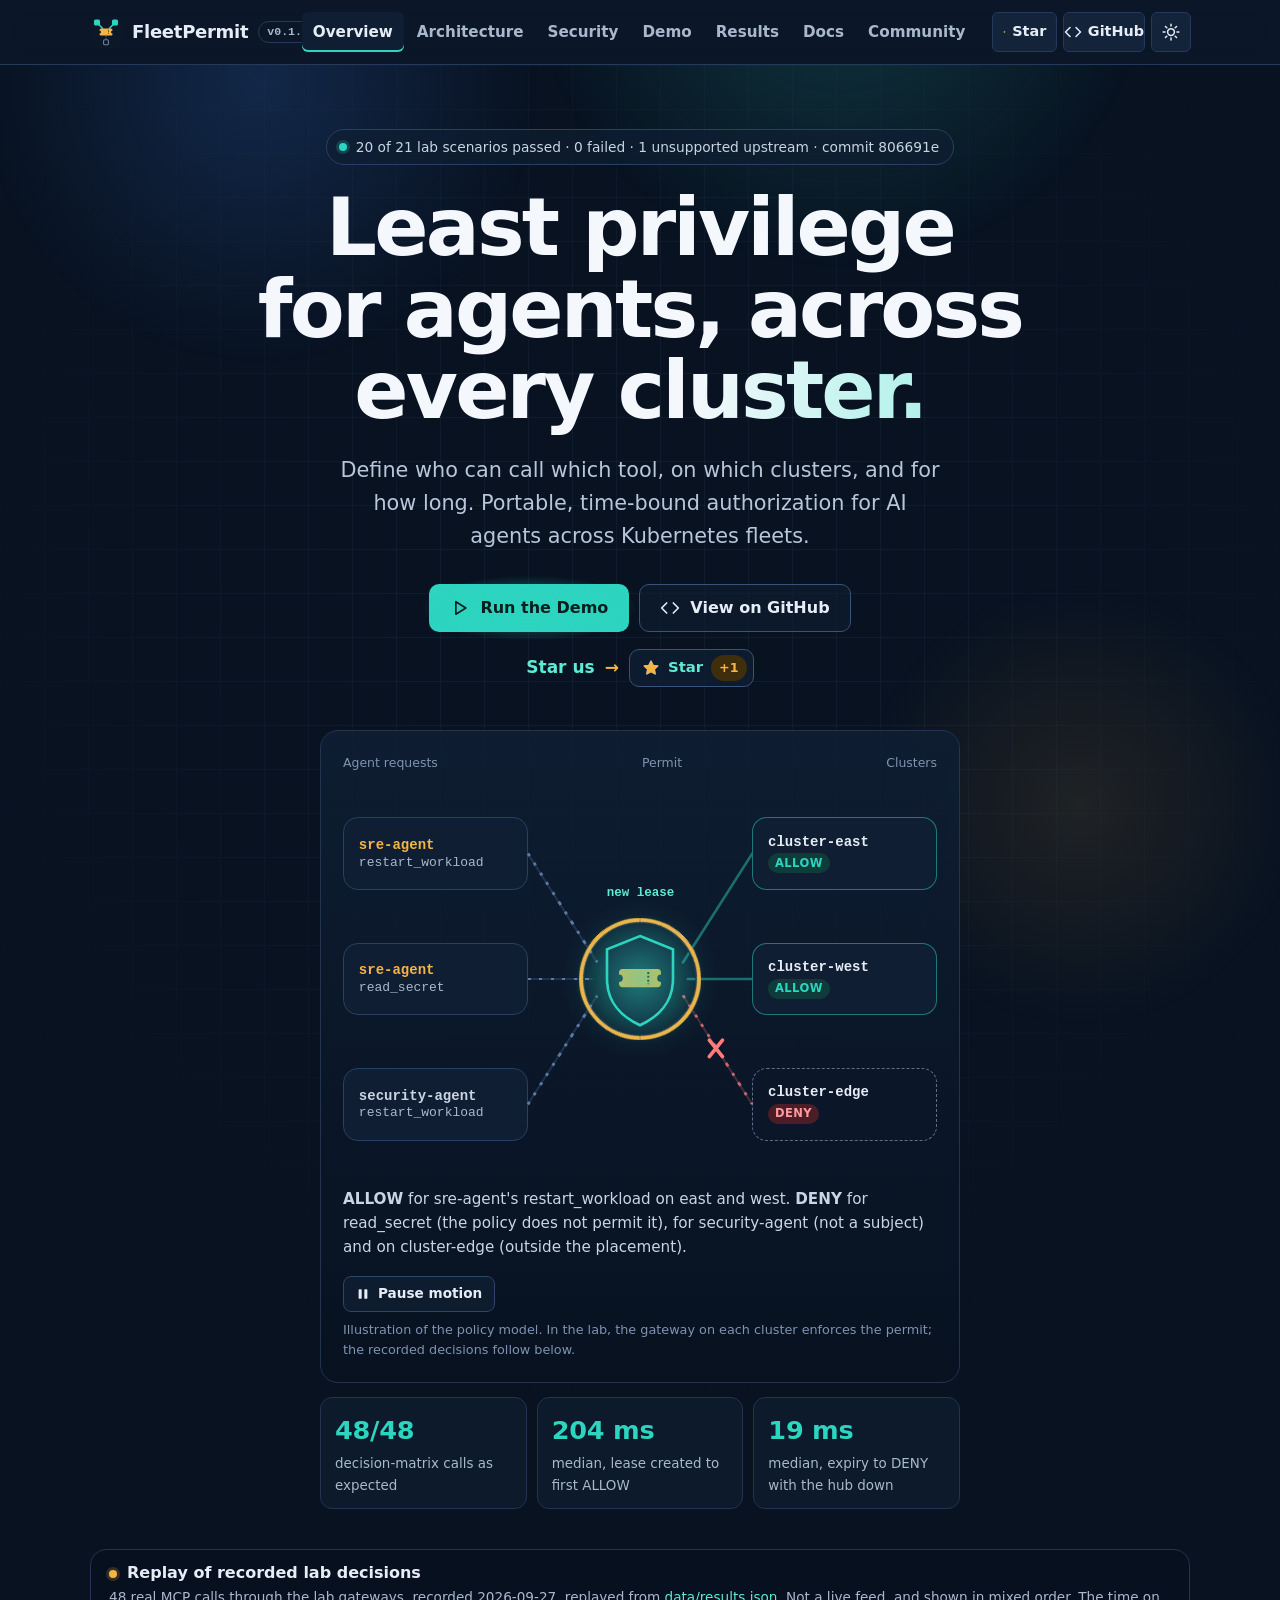
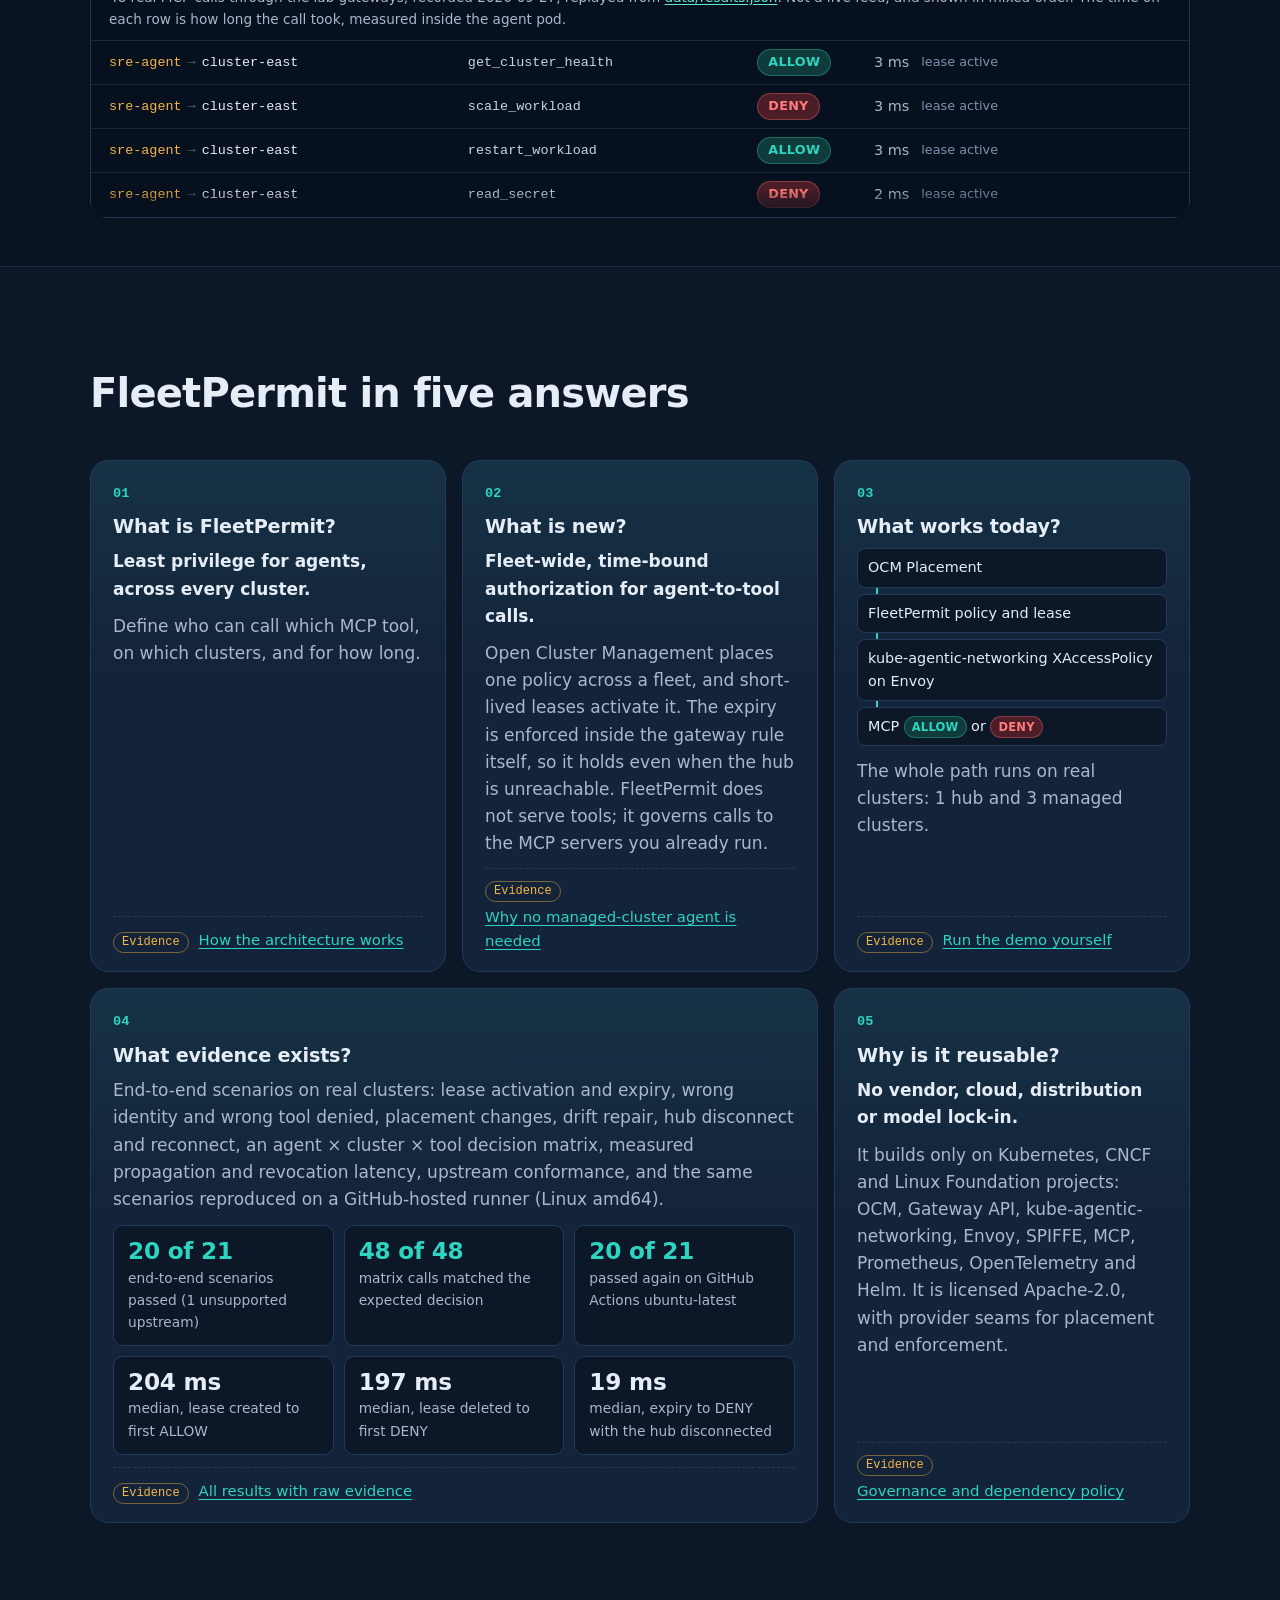
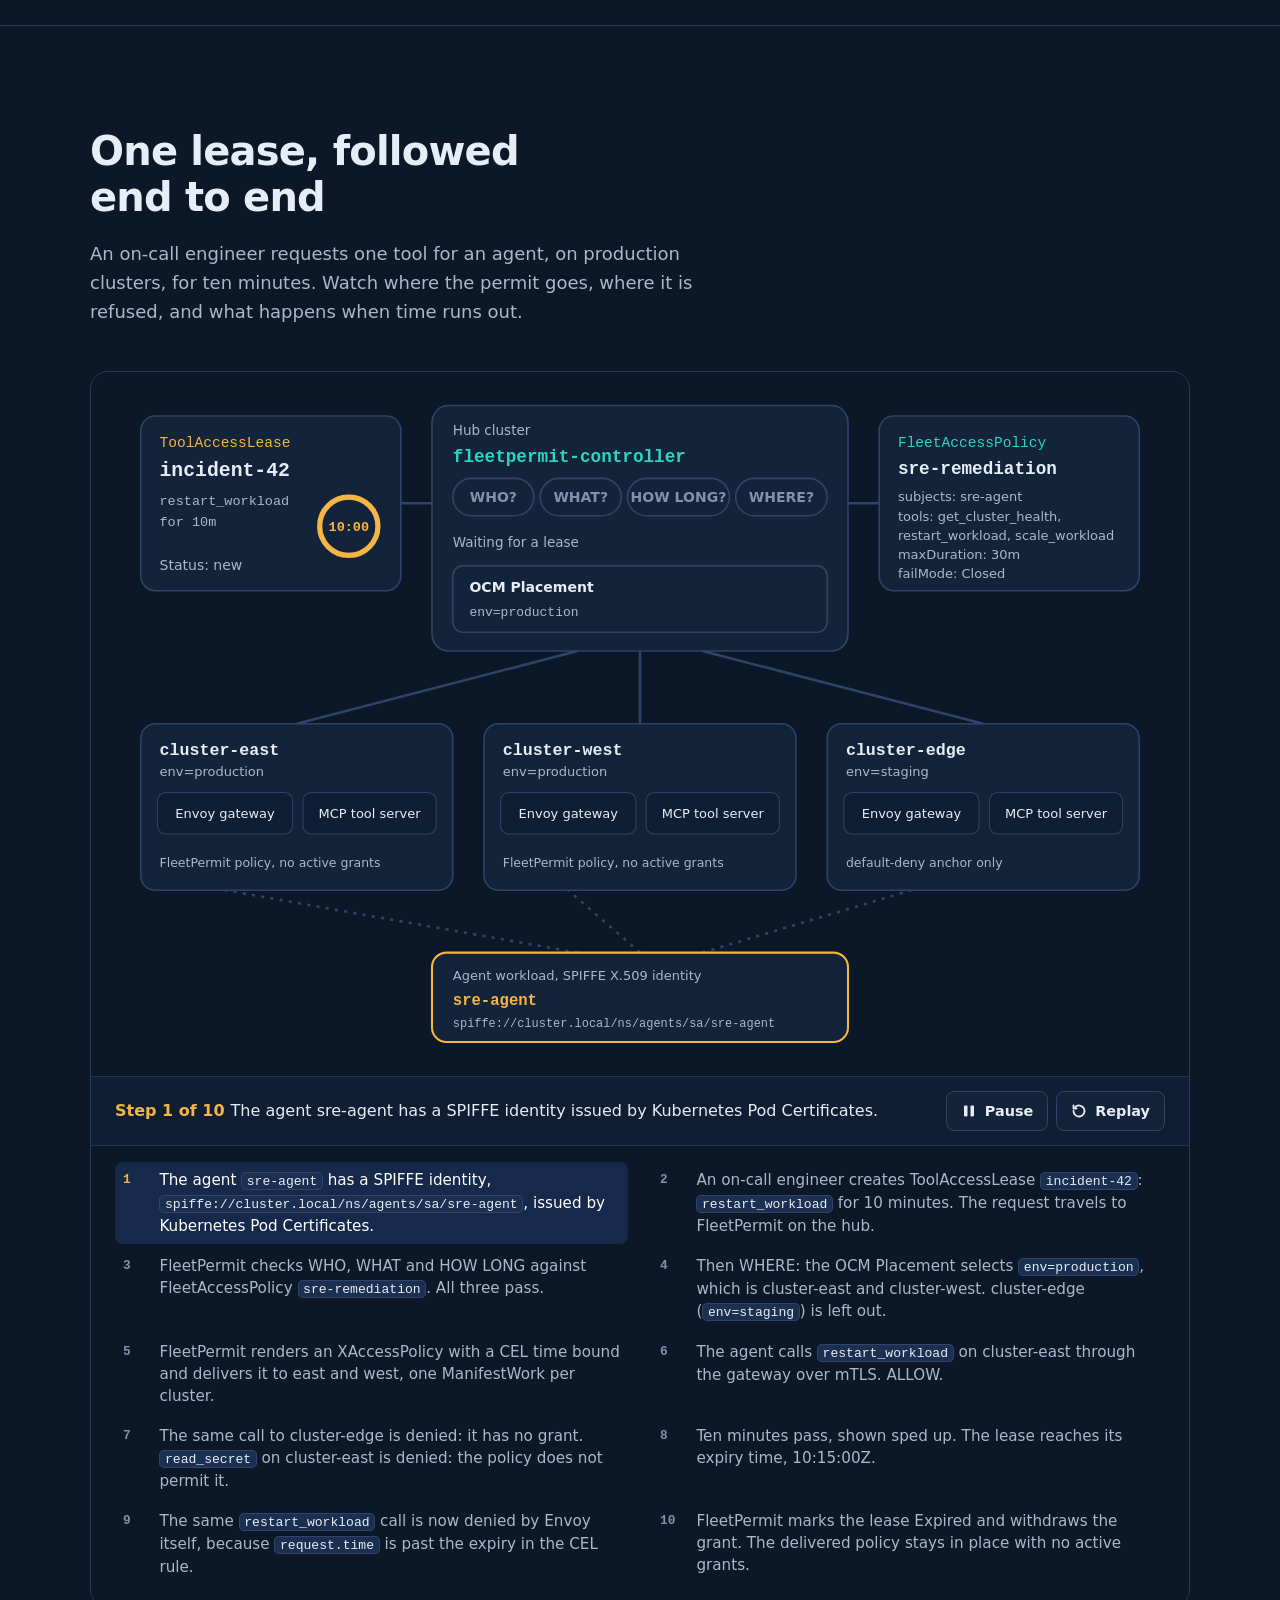
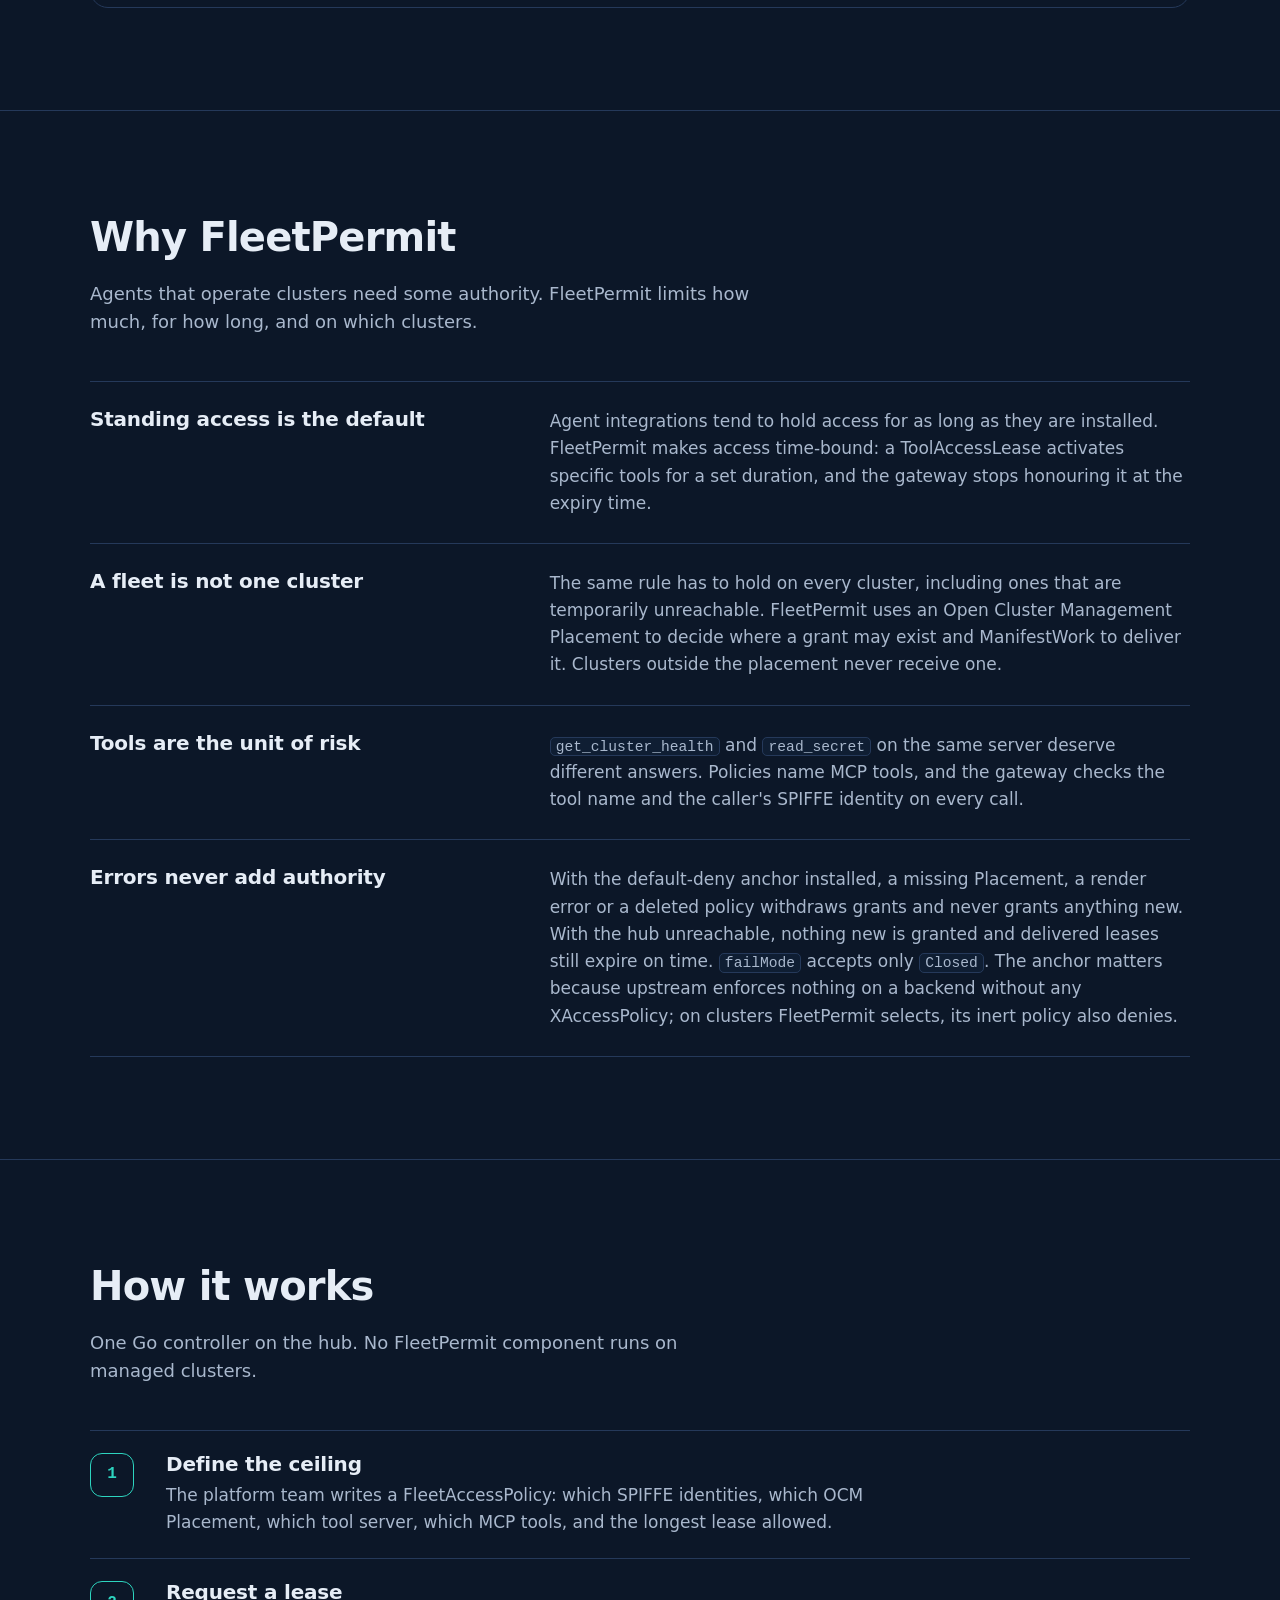
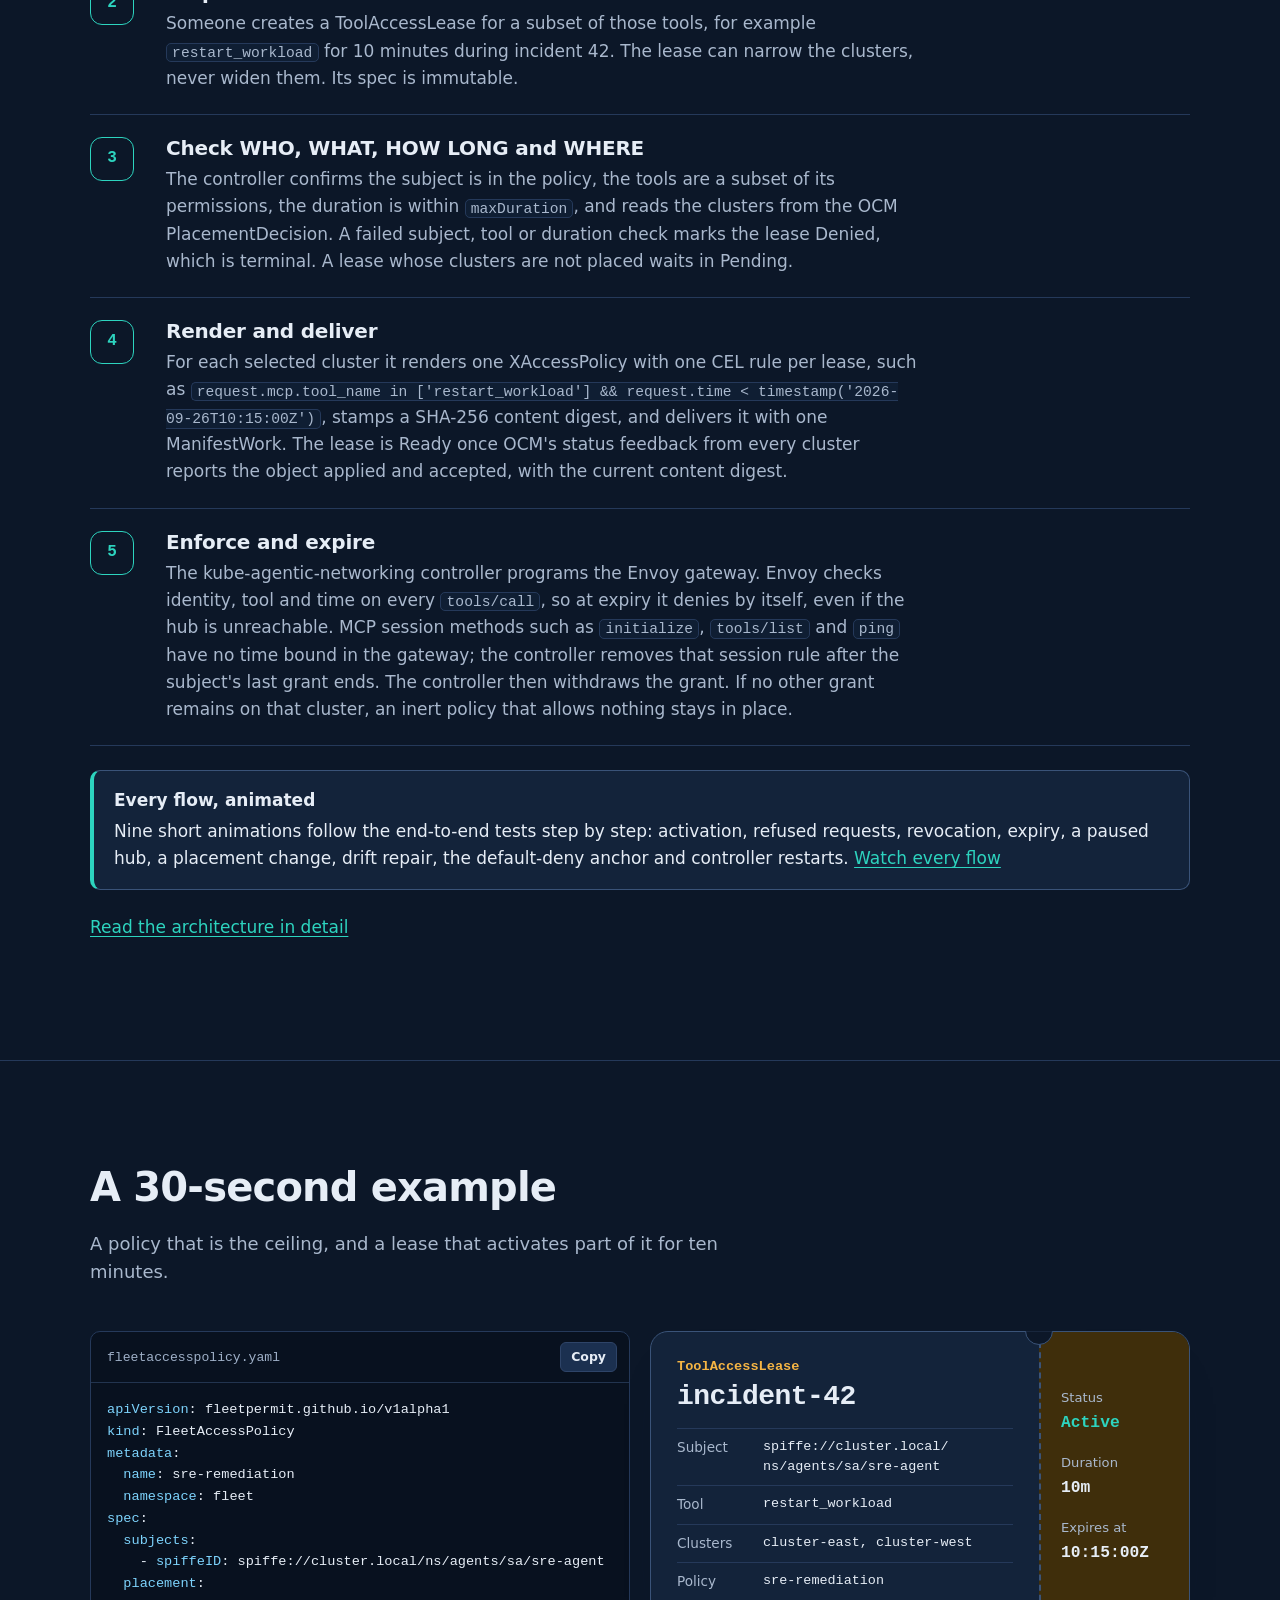
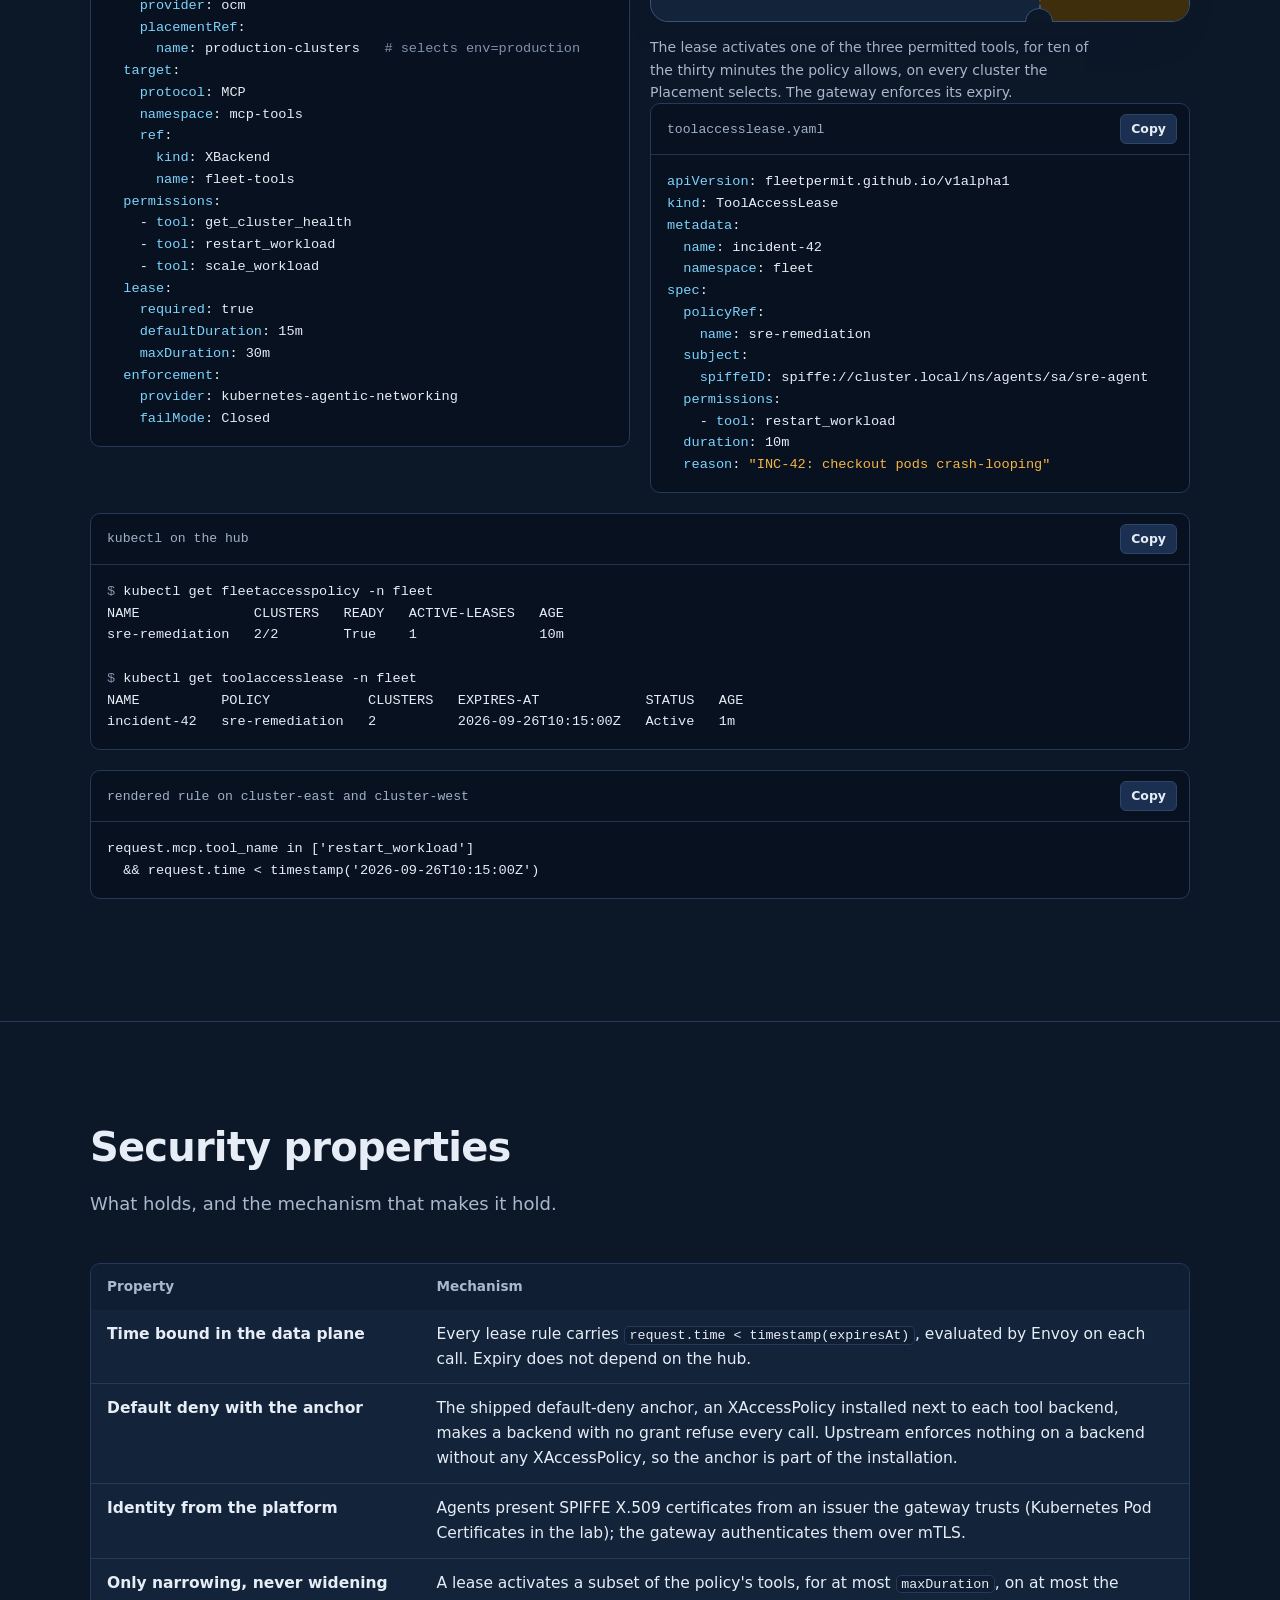
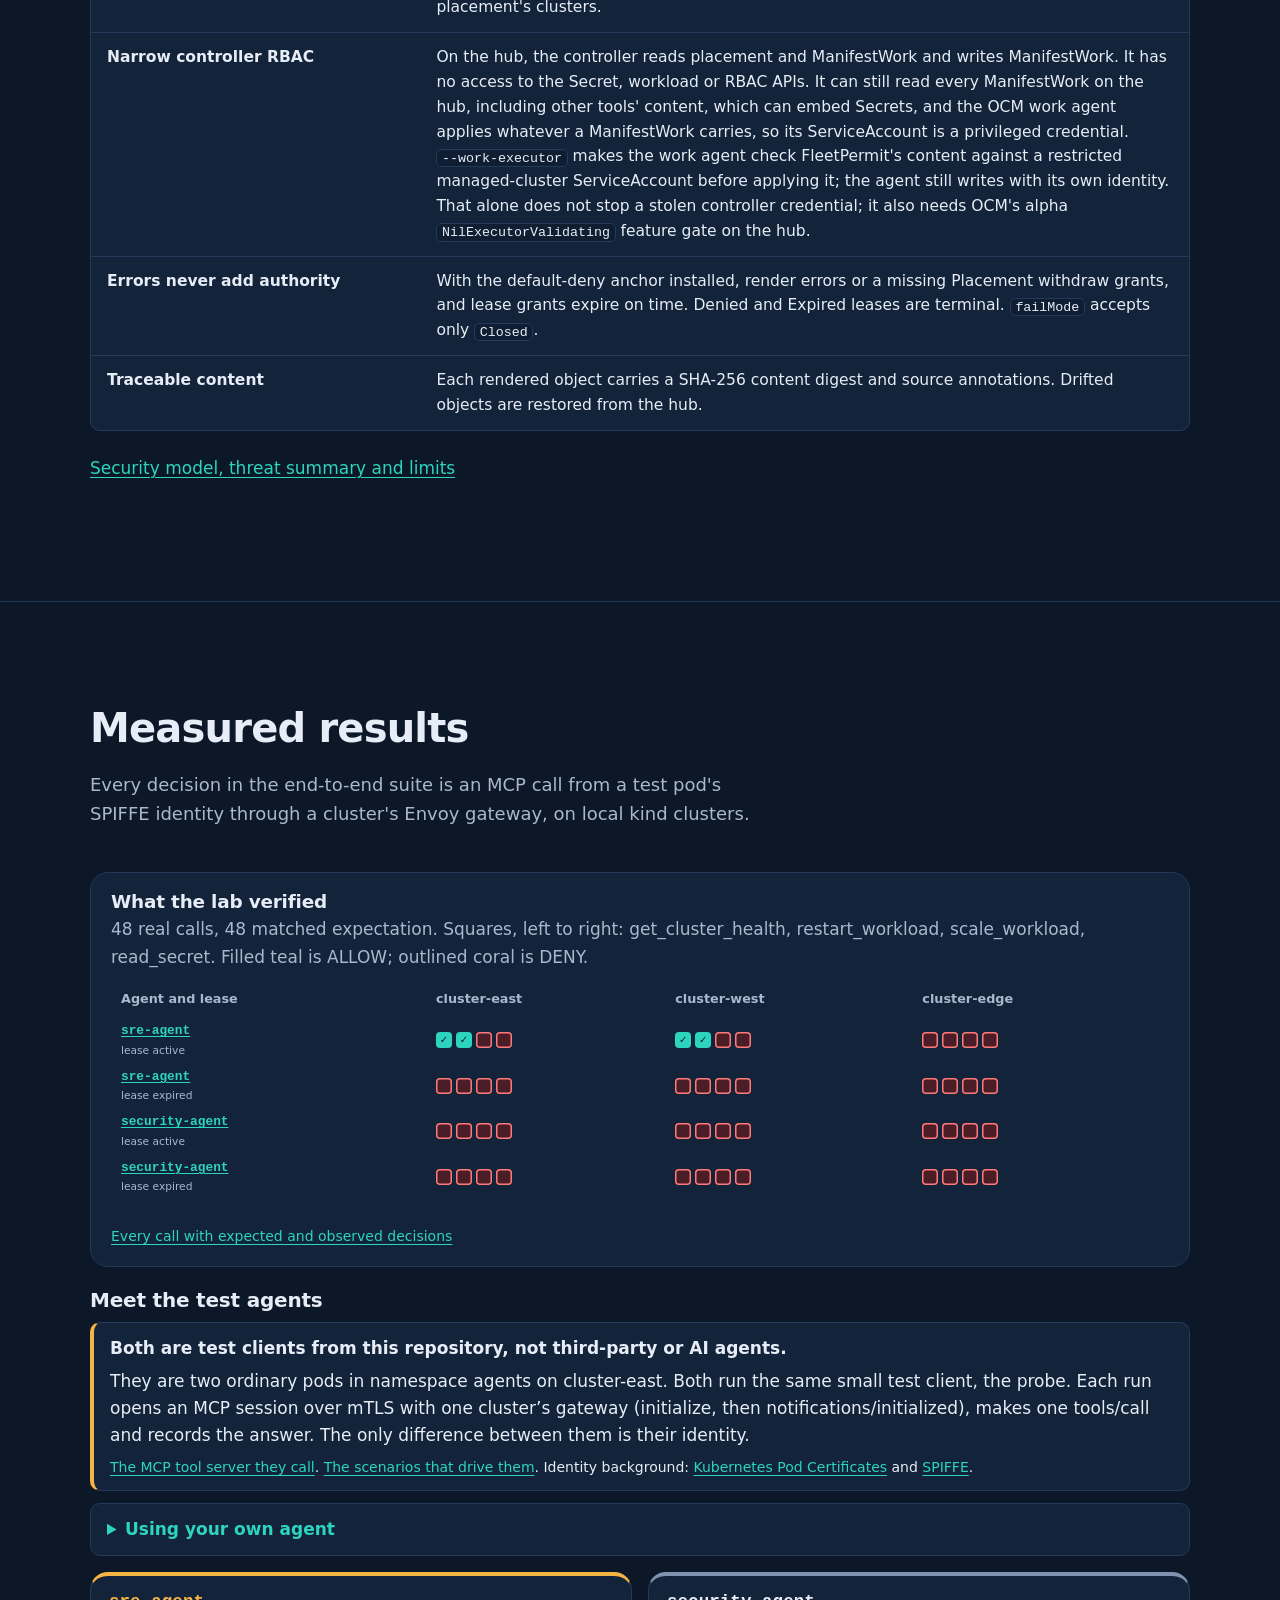
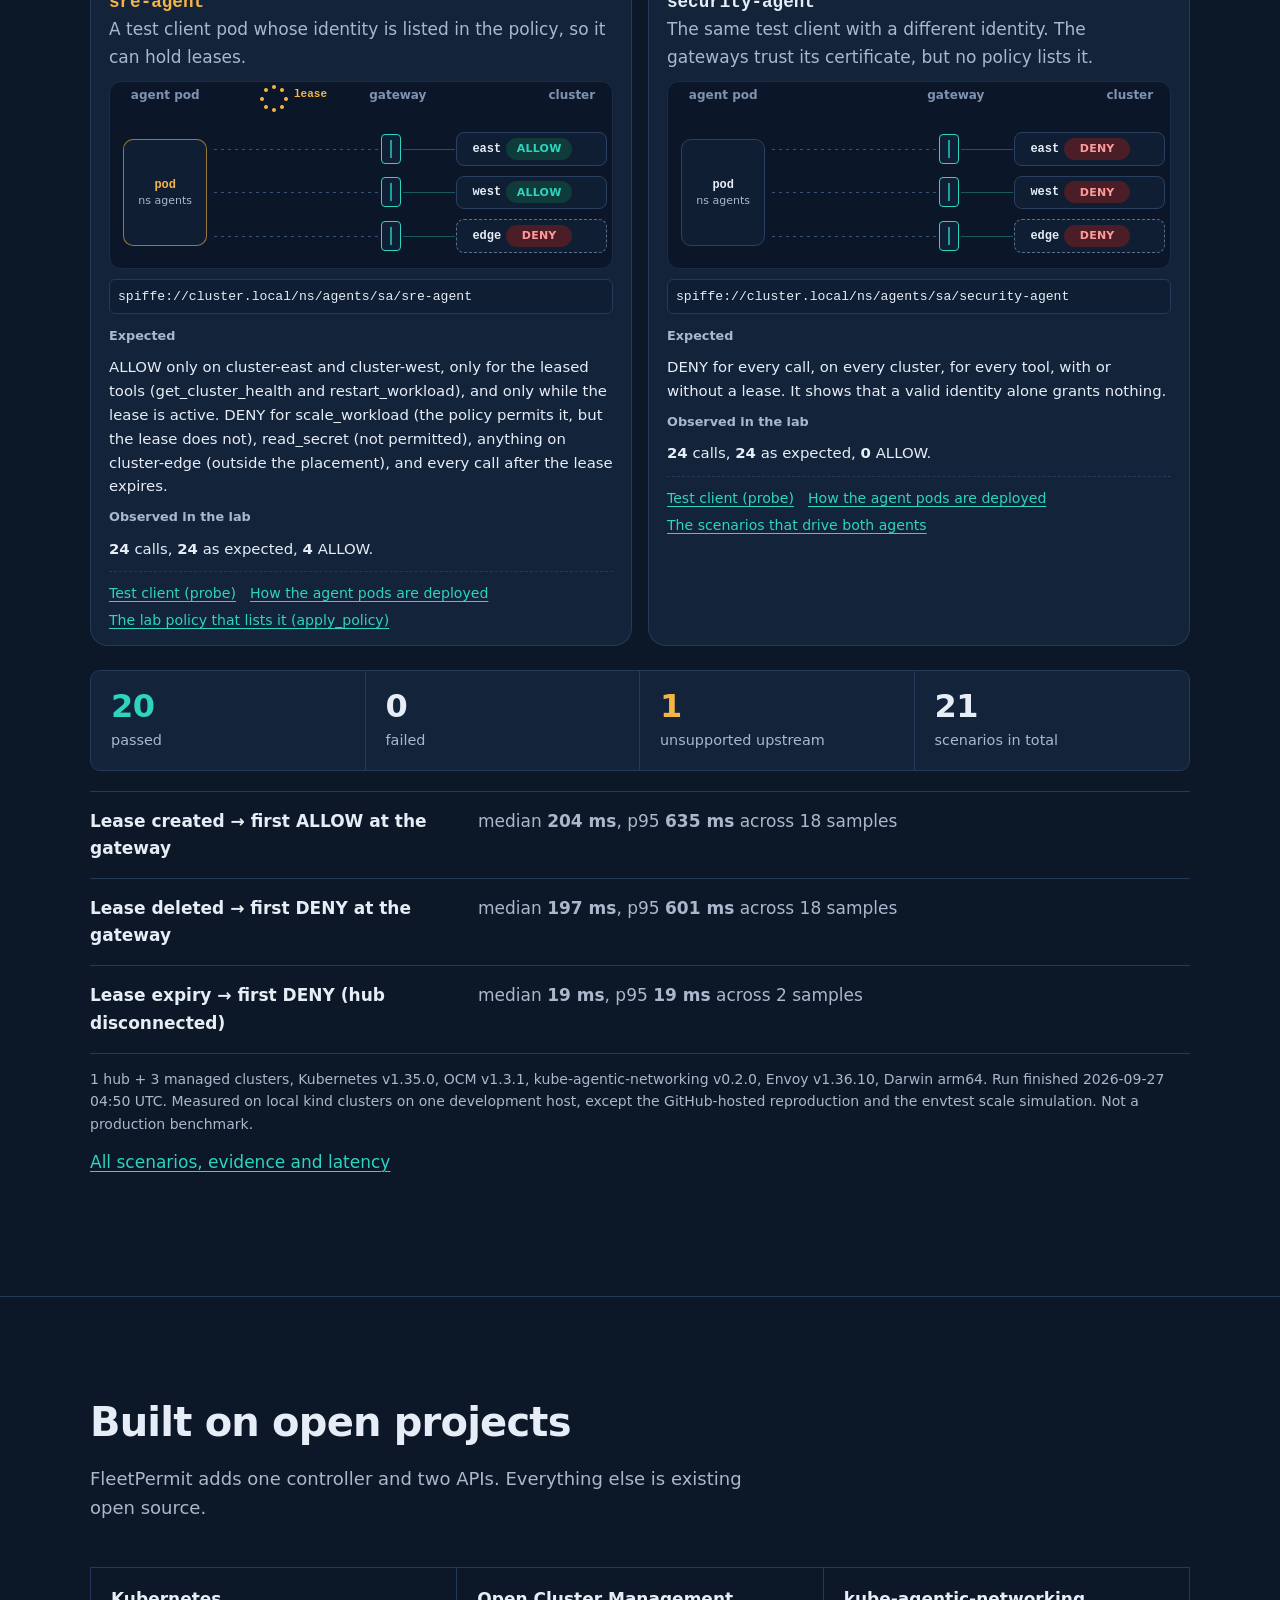
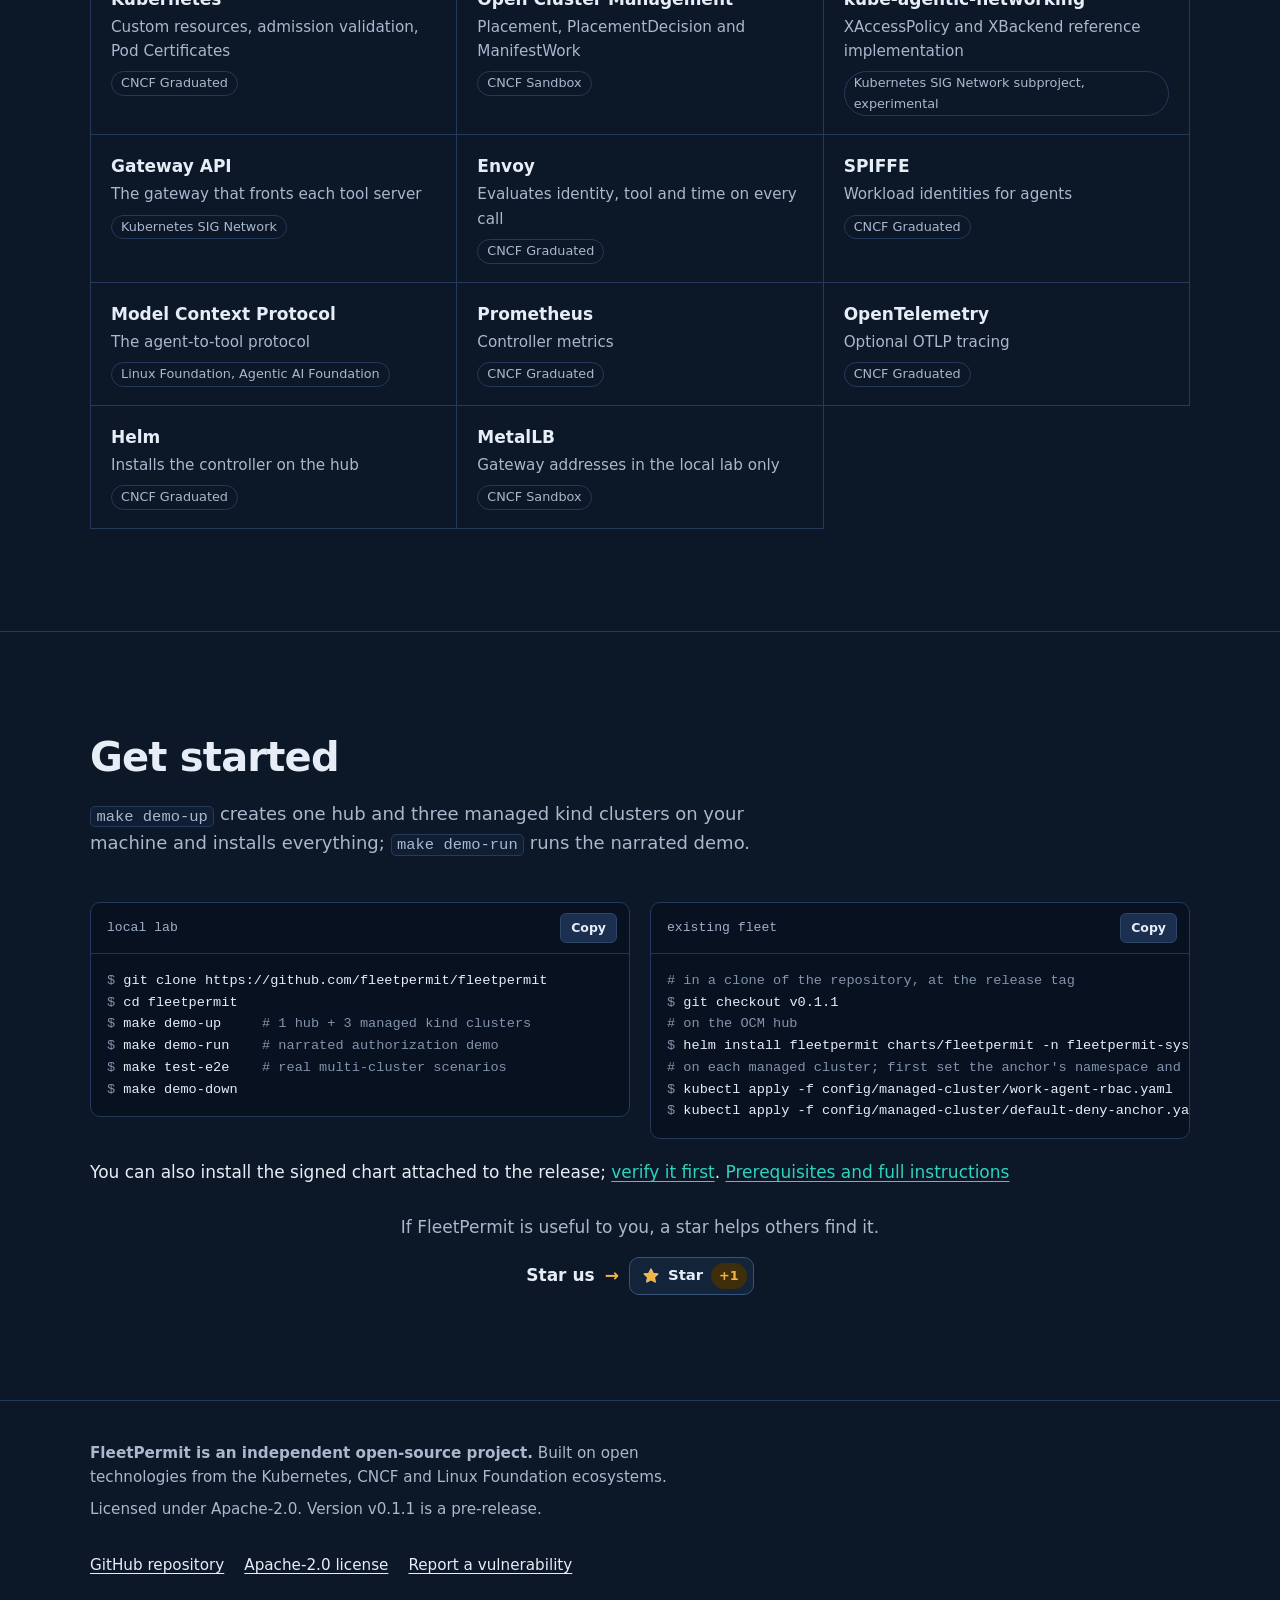
<file: index.html>
<!doctype html>
<html lang="en" class="no-js">
<head>
<meta charset="utf-8">
<meta name="viewport" content="width=device-width, initial-scale=1">
<title>FleetPermit: least privilege for agents, across every cluster</title>
<meta name="description" content="Portable, time-bound authorization for AI agents across Kubernetes fleets. Define who can call which tool, on which clusters, and for how long.">
<meta name="color-scheme" content="dark light">
<meta name="theme-color" content="#0c1728">
<link rel="icon" href="assets/img/logo-mark.svg" type="image/svg+xml">
<link rel="apple-touch-icon" href="assets/img/avatar-512.png">
<link rel="stylesheet" href="assets/css/site.css?v=dd57e0b890">
<meta property="og:type" content="website">
<meta property="og:site_name" content="FleetPermit">
<meta property="og:title" content="FleetPermit: least privilege for agents, across every cluster">
<meta property="og:description" content="Portable, time-bound authorization for AI agents across Kubernetes fleets. Define who can call which tool, on which clusters, and for how long.">
<meta property="og:url" content="https://fleetpermit.github.io/">
<meta property="og:image" content="https://fleetpermit.github.io/assets/img/social-preview.png">
<meta name="twitter:card" content="summary_large_image">
<script>(function(){var d=document.documentElement,t='dark';d.className=d.className.replace('no-js','js');try{var s=localStorage.getItem('fp-theme');if(s==='light'||s==='dark')t=s;}catch(e){}d.setAttribute('data-theme',t);})();</script>
<script src="assets/js/site.js?v=cc30a89c8a" defer></script>
<link rel="stylesheet" href="assets/css/hero.css?v=6511f7927a">
<link rel="stylesheet" href="assets/css/agents.css?v=7eebe30126">
<script src="assets/js/hero.js?v=e293ea9aa0" defer></script>
<script src="assets/js/architecture-player.js?v=93cb5349c7" defer></script>
<script src="assets/js/results.js?v=0e351af009" defer></script>
</head>
<body>
<a class="skip-link" href="#main">Skip to content</a>
<header class="site-header">
  <div class="container header-inner">
    <a class="brand" href="index.html"><svg viewBox="0 0 64 64" aria-hidden="true" focusable="false"><rect width="64" height="64" rx="14" fill="#0C1728"/><g stroke="#2DD4BF" stroke-width="3.2" stroke-linecap="round"><line x1="25" y1="24.5" x2="16.5" y2="16"/><line x1="39" y1="24.5" x2="47.5" y2="16"/></g><line x1="32" y1="41" x2="32" y2="45.5" stroke="#6B7F9C" stroke-width="2.4" stroke-linecap="round" stroke-dasharray="0.01 4.4"/><rect x="8" y="7" width="12" height="12" rx="3" fill="#2DD4BF"/><rect x="44" y="7" width="12" height="12" rx="3" fill="#2DD4BF"/><rect x="27.1" y="47.6" width="9.8" height="9.8" rx="2.6" fill="none" stroke="#6B7F9C" stroke-width="2.2"/><path d="M22 25H42A3 3 0 0 1 45 28V29A3 3 0 0 0 45 35V36A3 3 0 0 1 42 39H22A3 3 0 0 1 19 36V35A3 3 0 0 0 19 29V28A3 3 0 0 1 22 25Z" fill="#F5B544"/><line x1="37" y1="27.6" x2="37" y2="36.6" stroke="#0C1728" stroke-width="1.6" stroke-dasharray="1.6 1.4"/></svg><span>FleetPermit</span><span class="version">v0.1.1</span></a>
    <nav id="site-nav" class="site-nav" aria-label="Main">
      <ul>
        <li><a href="index.html" aria-current="page">Overview</a></li>
        <li><a href="architecture.html">Architecture</a></li>
        <li><a href="security.html">Security</a></li>
        <li><a href="demo.html">Demo</a></li>
        <li><a href="results.html">Results</a></li>
        <li><a href="docs.html">Docs</a></li>
        <li><a href="community.html">Community</a></li>
      </ul>
    </nav>
    <div class="header-actions">
      <a class="icon-btn star-btn" href="https://github.com/fleetpermit/fleetpermit" aria-label="Star FleetPermit on GitHub" title="Star FleetPermit on GitHub"><span class="star-g" aria-hidden="true"><svg class="star-ico" width="18" height="18" viewBox="0 0 24 24" focusable="false"><path d="M12 2.6l2.8 5.8 6.3.9-4.6 4.4 1.1 6.3L12 17l-5.6 3 1.1-6.3-4.6-4.4 6.3-.9z"/></svg></span><span class="star-label">Star</span></a>
      <a class="icon-btn gh-btn" href="https://github.com/fleetpermit/fleetpermit"><svg viewBox="0 0 24 24" aria-hidden="true" focusable="false" fill="none" stroke="currentColor" stroke-width="2" stroke-linecap="round" stroke-linejoin="round"><polyline points="16 18 22 12 16 6"/><polyline points="8 6 2 12 8 18"/></svg><span class="gh-label">GitHub</span><span class="visually-hidden"> repository</span></a>
      <button class="icon-btn theme-toggle" type="button" aria-label="Switch theme"><svg class="icon-moon" viewBox="0 0 24 24" aria-hidden="true" focusable="false" fill="none" stroke="currentColor" stroke-width="2" stroke-linecap="round" stroke-linejoin="round"><path d="M21 12.8A9 9 0 1 1 11.2 3a7 7 0 0 0 9.8 9.8z"/></svg><svg class="icon-sun" viewBox="0 0 24 24" aria-hidden="true" focusable="false" fill="none" stroke="currentColor" stroke-width="2" stroke-linecap="round" stroke-linejoin="round"><circle cx="12" cy="12" r="4.5"/><path d="M12 1.5v2.5M12 20v2.5M4.6 4.6l1.8 1.8M17.6 17.6l1.8 1.8M1.5 12H4M20 12h2.5M4.6 19.4l1.8-1.8M17.6 6.4l1.8-1.8"/></svg></button>
      <button class="icon-btn menu-toggle" type="button" aria-expanded="false" aria-controls="site-nav"><svg viewBox="0 0 24 24" aria-hidden="true" focusable="false" fill="none" stroke="currentColor" stroke-width="2" stroke-linecap="round"><path d="M4 7h16M4 12h16M4 17h16"/></svg><span class="menu-label">Menu</span></button>
    </div>
  </div>
</header>
<main id="main">
  <section class="hero-fx" id="hero" aria-labelledby="hero-title">
    <div class="fx-bg" aria-hidden="true">
      <div class="fx-aurora a1"></div>
      <div class="fx-aurora a2"></div>
      <div class="fx-aurora a3"></div>
      <div class="fx-grid"></div>
    </div>
    <div class="container fx-center">
      <p class="fx-pill fx-enter"><span class="fx-dot" aria-hidden="true"></span><span id="fx-pill-text">v0.1.1 pre-release</span></p>
      <h1 id="hero-title" class="fx-headline fx-enter" style="--d:80ms"><span class="visually-hidden">FleetPermit: </span><span class="fx-grad">Least privilege for agents, across every cluster.</span></h1>
      <p class="fx-sub fx-enter" style="--d:180ms">Define who can call which tool, on which clusters, and for how long. Portable, time-bound authorization for AI agents across Kubernetes fleets.</p>
      <div class="fx-ctas fx-enter" style="--d:280ms">
        <a class="btn btn-primary fx-glow" href="demo.html">
          <svg viewBox="0 0 24 24" aria-hidden="true" focusable="false" fill="none" stroke="currentColor" stroke-width="2" stroke-linejoin="round"><path d="M7 4.5v15l12-7.5z"/></svg>
          Run the Demo
        </a>
        <a class="btn btn-secondary" href="https://github.com/fleetpermit/fleetpermit">
          <svg viewBox="0 0 24 24" aria-hidden="true" focusable="false" fill="none" stroke="currentColor" stroke-width="2" stroke-linecap="round" stroke-linejoin="round"><polyline points="16 18 22 12 16 6"/><polyline points="8 6 2 12 8 18"/></svg>
          View on GitHub
        </a>
      </div>
      <p class="fx-star-row fx-enter" style="--d:360ms"><a class="star-demo" href="https://github.com/fleetpermit/fleetpermit"><span class="sd-lead">Star us</span><span class="visually-hidden"> on GitHub</span><span class="sd-arrow" aria-hidden="true">→</span><span class="sd-btn" aria-hidden="true"><span class="sd-ring"></span><span class="sd-star"><svg class="sd-outline" width="18" height="18" viewBox="0 0 24 24" focusable="false"><path d="M12 2.6l2.8 5.8 6.3.9-4.6 4.4 1.1 6.3L12 17l-5.6 3 1.1-6.3-4.6-4.4 6.3-.9z"/></svg><span class="sd-fillwrap"><svg class="sd-fill" width="18" height="18" viewBox="0 0 24 24" focusable="false"><path d="M12 2.6l2.8 5.8 6.3.9-4.6 4.4 1.1 6.3L12 17l-5.6 3 1.1-6.3-4.6-4.4 6.3-.9z"/></svg></span><span class="sd-sp s1"></span><span class="sd-sp s2"></span><span class="sd-sp s3"></span><span class="sd-sp s4"></span><span class="sd-sp s5"></span><span class="sd-sp s6"></span></span><span class="sd-label">Star</span><span class="sd-plus">+1</span><span class="sd-cursor"><svg width="16" height="22" viewBox="0 0 16 22" focusable="false"><path d="M1.2 1.2V17.2L5.1 13.6L8.1 20.4L10.9 19.2L7.9 12.4H13.3Z"/></svg></span></span></a></p>

      <figure class="flow fx-enter" style="--d:440ms" aria-labelledby="flow-desc">
        <div class="flow-card">
          <p class="flow-head" aria-hidden="true"><span>Agent requests</span><span>Permit</span><span>Clusters</span></p>
          <div class="flow-stage">
            <svg viewBox="0 0 360 240" aria-hidden="true" focusable="false">
              <defs><radialGradient id="flow-core"><stop offset="0" stop-color="#2DD4BF" stop-opacity="0.18"/><stop offset="1" stop-color="#2DD4BF" stop-opacity="0"/></radialGradient></defs>
              <g fill="none" stroke-linecap="round">
                <path d="M112 44L154 110M112 120H151M112 196L154 130" stroke="#46618A" stroke-opacity="0.35" stroke-width="1.2"/>
                <path d="M206 110L248 44M209 120H248" stroke="#2DD4BF" stroke-opacity="0.45" stroke-width="1.6"/>
                <path d="M206 130L248 196" stroke="#FF7A7A" stroke-opacity="0.22" stroke-width="1.2"/>
                <path d="M222 157L230 167M230 157L222 167" stroke="#FF7A7A" stroke-width="2.2"/>
              </g>
              <circle cx="180" cy="120" r="48" fill="url(#flow-core)"/>
              <circle cx="180" cy="120" r="35" fill="none" stroke="#1C2C45" stroke-width="3"/>
              <path d="M180 94L200 102V120C200 134 191 143 180 148C169 143 160 134 160 120V102Z" fill="#0F2036" stroke="#2DD4BF" stroke-width="1.6"/>
              <path d="M169.5 114H190.5A2.2 2.2 0 0 1 192.7 116.2V117.2A2.3 2.3 0 0 0 192.7 121.8V122.8A2.2 2.2 0 0 1 190.5 125H169.5A2.2 2.2 0 0 1 167.3 122.8V121.8A2.3 2.3 0 0 0 167.3 117.2V116.2A2.2 2.2 0 0 1 169.5 114Z" fill="#F5B544"/>
              <line x1="185" y1="115.8" x2="185" y2="123.2" stroke="#0C1728" stroke-width="1.2" stroke-dasharray="1.2 1.1"/>
            </svg>
            <span class="chip rq0 sre"><span class="who">sre-agent</span><span class="what">restart_workload</span></span>
            <span class="chip rq1 sre"><span class="who">sre-agent</span><span class="what">read_secret</span></span>
            <span class="chip rq2 sec"><span class="who">security-agent</span><span class="what">restart_workload</span></span>
            <span class="chip cl cl0"><span class="who">cluster-east</span><span class="cstate"><span class="al">ALLOW</span><span class="dn">DENY</span></span></span>
            <span class="chip cl cl1"><span class="who">cluster-west</span><span class="cstate"><span class="al">ALLOW</span><span class="dn">DENY</span></span></span>
            <span class="chip cl cl2 edge"><span class="who">cluster-edge</span><span class="cstate"><span class="dn">DENY</span></span></span>
            <span class="sh s1"><i></i></span><span class="sh s2"><i></i></span><span class="sh s3"><i></i></span><span class="sh s4"><i></i></span>
            <span class="rg-half r"><span class="rg-arc"></span></span><span class="rg-half l"><span class="rg-arc"></span></span>
            <span class="fg fg-active">
              <span class="fo fglow"></span><span class="fo fpulse"></span>
              <span class="fo pk amber inA d0"></span><span class="fo pk amber inA d1"></span><span class="fo pk amber inA d2"></span>
              <span class="fo pk teal outE d0"></span><span class="fo pk teal outE d1"></span><span class="fo pk teal outW d0"></span><span class="fo pk teal outW d1"></span>
              <span class="fo ftick-ok e">✓</span><span class="fo ftick-ok w">✓</span>
            </span>
            <span class="fg fg-expired">
              <span class="fo pk amber inAx d0"></span><span class="fo pk amber inAx d1"></span><span class="fo burst fspark inAx d0"></span><span class="fo burst fspark inAx d1"></span>
            </span>
            <span class="fo pk amber inB d0"></span><span class="fo pk amber inB d1"></span><span class="fo burst fspark inB d0"></span><span class="fo burst fspark inB d1"></span>
            <span class="fo pk slate inC d0"></span><span class="fo pk slate inC d1"></span><span class="fo burst fspark inC d0"></span><span class="fo burst fspark inC d1"></span>
            <span class="fo pk coral outX d0"></span><span class="fo pk coral outX d1"></span><span class="fo burst fspark outX d0"></span><span class="fo burst fspark outX d1"></span>
            <span class="fo fexp"></span>
            <span class="fo fdim"></span>
            <span class="fo flow-label flow-count" id="flow-count">10 min lease</span>
          </div>
          <div class="flow-foot">
            <p class="flow-caps" aria-hidden="true">
              <span class="f1"><b>ALLOW</b> for sre-agent's restart_workload on east and west. <b>DENY</b> for read_secret (the policy does not permit it), for security-agent (not a subject) and on cluster-edge (outside the placement).</span>
              <span class="f2"><b>Lease expired:</b> the gateways deny every call, including sre-agent's restart_workload, until a new lease is issued.</span>
            </p>
            <button type="button" class="fx-pause" id="fx-pause" aria-pressed="false">
              <svg class="i-pause" width="16" height="16" viewBox="0 0 16 16" aria-hidden="true"><rect x="3" y="2.5" width="3.5" height="11" rx="1" fill="currentColor"/><rect x="9.5" y="2.5" width="3.5" height="11" rx="1" fill="currentColor"/></svg>
              <svg class="i-play" width="16" height="16" viewBox="0 0 16 16" aria-hidden="true" hidden><path d="M4 2.5v11l9-5.5z" fill="currentColor"/></svg>
              <span class="lbl">Pause motion</span>
            </button>
          </div>
          <p class="flow-note">Illustration of the policy model. In the lab, the gateway on each cluster enforces the permit; the recorded decisions follow below.</p>
        </div>
        <figcaption id="flow-desc" class="visually-hidden">Animated illustration, repeating every 11 seconds. Packets flow continuously from three agent requests toward the FleetPermit permit, a 10-minute lease shown in accelerated time. sre-agent asking for restart_workload passes and its packets reach cluster-east and cluster-west, which show ALLOW. sre-agent asking for read_secret is rejected because the policy does not permit that tool; security-agent is rejected because it is not a subject of the policy. Packets toward cluster-edge stop at a barrier because it is outside the placement. When the lease countdown reaches zero, the permit dims, east and west show DENY and sre-agent is rejected too, until a new lease is issued and the countdown restarts.</figcaption>
      </figure>
      <ul class="fx-numbers" id="fx-numbers" aria-label="Recorded results from the lab" hidden></ul>

    <section class="ticker fx-enter" style="--d:600ms" aria-labelledby="ticker-title">
      <div class="ticker-head">
        <h2 class="ticker-title" id="ticker-title"><span class="rec" aria-hidden="true"></span>Replay of recorded lab decisions</h2>
        <p class="ticker-sub" id="ticker-sub">Real MCP calls through the lab gateways, replayed from <a href="data/results.json">data/results.json</a>. Not a live feed, and shown in mixed order. The time on each row is how long the call took, measured inside the agent pod.</p>
      </div>
      <div class="ticker-window" id="ticker-window" role="region" aria-labelledby="ticker-title">
        <ol class="ticker-list" id="ticker-list" aria-label="Recorded lab decisions">
          <li class="js-only"><span class="t-route">Loading recorded decisions</span></li>
        </ol>
      </div>
      <noscript><p class="ticker-sub" style="padding:12px 18px">The replay needs JavaScript. See <a href="results.html">all recorded results</a>.</p></noscript>
    </section>
    </div>
  </section>

  <section class="section answers" id="five-answers" aria-labelledby="answers-title">
    <div class="container">
      <div class="section-head">
        <h2 id="answers-title">FleetPermit in five answers</h2>
      </div>
      <ol class="answers-list">
        <li class="answer a1">
          <h3>What is FleetPermit?</h3>
          <p class="answer-lead">Least privilege for agents, across every cluster.</p>
          <p>Define who can call which MCP tool, on which clusters, and for how long.</p>
          <p class="evidence"><span>Evidence</span><a href="architecture.html">How the architecture works</a></p>
        </li>
        <li class="answer a2">
          <h3>What is new?</h3>
          <p class="answer-lead">Fleet-wide, time-bound authorization for agent-to-tool calls.</p>
          <p>Open Cluster Management places one policy across a fleet, and short-lived leases activate it. The expiry is enforced inside the gateway rule itself, so it holds even when the hub is unreachable. FleetPermit does not serve tools; it governs calls to the MCP servers you already run.</p>
          <p class="evidence"><span>Evidence</span><a href="architecture.html#no-agent">Why no managed-cluster agent is needed</a></p>
        </li>
        <li class="answer a3">
          <h3>What works today?</h3>
          <ol class="pipeline" aria-label="The working path">
            <li>OCM Placement</li>
            <li>FleetPermit policy and lease</li>
            <li>kube-agentic-networking XAccessPolicy on Envoy</li>
            <li>MCP <span class="pill pill-allow">ALLOW</span> or <span class="pill pill-deny">DENY</span></li>
          </ol>
          <p>The whole path runs on real clusters: 1 hub and 3 managed clusters.</p>
          <p class="evidence"><span>Evidence</span><a href="demo.html">Run the demo yourself</a></p>
        </li>
        <li class="answer a4">
          <h3>What evidence exists?</h3>
          <p>End-to-end scenarios on real clusters: lease activation and expiry, wrong identity and wrong tool denied, placement changes, drift repair, hub disconnect and reconnect, an agent × cluster × tool decision matrix, measured propagation and revocation latency, upstream conformance, and the same scenarios reproduced on a GitHub-hosted runner (Linux amd64).</p>
          <ul class="answer-stats" id="answer-stats" aria-label="Headline numbers from data/results.json" hidden></ul>
          <p class="evidence"><span>Evidence</span><a href="results.html">All results with raw evidence</a></p>
        </li>
        <li class="answer a5">
          <h3>Why is it reusable?</h3>
          <p class="answer-lead">No vendor, cloud, distribution or model lock-in.</p>
          <p>It builds only on Kubernetes, CNCF and Linux Foundation projects: OCM, Gateway API, kube-agentic-networking, Envoy, SPIFFE, MCP, Prometheus, OpenTelemetry and Helm. It is licensed Apache-2.0, with provider seams for placement and enforcement.</p>
          <p class="evidence"><span>Evidence</span><a href="community.html#governance">Governance and dependency policy</a></p>
        </li>
      </ol>
    </div>
  </section>

  <section class="section" aria-labelledby="flow-title">
    <div class="container">
      <div class="section-head">
        <h2 id="flow-title">One lease, followed end to end</h2>
        <p>An on-call engineer requests one tool for an agent, on production clusters, for ten minutes. Watch where the permit goes, where it is refused, and what happens when time runs out.</p>
      </div>

      <div class="plate player" id="player" data-state="idle">
        <div class="player-stage">
          <svg id="scene" class="scene" viewBox="0 0 1000 640" role="img" aria-labelledby="scene-title scene-desc">
            <title id="scene-title">FleetPermit authorization flow across three clusters</title>
            <desc id="scene-desc">An agent named sre-agent has a SPIFFE identity. A ToolAccessLease named incident-42 asks for restart_workload for 10 minutes. The fleetpermit-controller on the hub checks WHO, WHAT and HOW LONG against the FleetAccessPolicy sre-remediation, then WHERE: the Open Cluster Management Placement selects cluster-east and cluster-west, not cluster-edge. FleetPermit delivers an XAccessPolicy to east and west. The agent's call to east is allowed. A call to edge is denied, and so is read_secret, which the policy does not permit. When the lease expires, the gateway denies the same call and FleetPermit withdraws the grant. The numbered list below the diagram narrates each step.</desc>
            <defs>
              <path id="tk" d="M-13-8H13A3 3 0 0 1 16-5V-3A3 3 0 0 0 16 3V5A3 3 0 0 1 13 8H-13A3 3 0 0 1-16 5V3A3 3 0 0 0-16-3V-5A3 3 0 0 1-13-8Z"/>
            </defs>

            <!-- wires -->
            <path id="w-lease" class="wire" d="M270 108H300"/>
            <path id="w-policy" class="wire" d="M730 108H700"/>
            <path id="w-east" class="wire" d="M440 250L170 320"/>
            <path id="w-west" class="wire" d="M500 250V320"/>
            <path id="w-edge" class="wire" d="M560 250L830 320"/>
            <path id="c-east" class="wire" d="M440 540L101 480" stroke-dasharray="3 6"/>
            <path id="c-west" class="wire" d="M500 540L431 480" stroke-dasharray="3 6"/>
            <path id="c-edge" class="wire" d="M560 540L761 480" stroke-dasharray="3 6"/>

            <!-- lease -->
            <g id="g-lease">
              <rect class="box" x="20" y="24" width="250" height="168" rx="14"/>
              <text x="38" y="54" class="mono" font-size="14" fill="#F5B544">ToolAccessLease</text>
              <text x="38" y="82" class="mono" font-size="19" font-weight="700">incident-42</text>
              <text x="38" y="110" class="mono dim" font-size="13">restart_workload</text>
              <text x="38" y="130" class="mono dim" font-size="13">for 10m</text>
              <text id="lease-status" x="38" y="172" font-size="13.5" class="dim">Status: new</text>
              <circle cx="220" cy="130" r="28" fill="none" stroke="#2E4468" stroke-width="5"/>
              <circle id="ring" cx="220" cy="130" r="28" fill="none" stroke="#F5B544" stroke-width="5" stroke-linecap="round" stroke-dasharray="175.93" stroke-dashoffset="0" transform="rotate(-90 220 130)"/>
              <text id="timer" x="220" y="135" text-anchor="middle" class="mono" font-size="13" font-weight="700" fill="#F5B544">10:00</text>
            </g>

            <!-- policy -->
            <g id="g-policy">
              <rect class="box" x="730" y="24" width="250" height="168" rx="14"/>
              <text x="748" y="54" class="mono" font-size="14" fill="#2DD4BF">FleetAccessPolicy</text>
              <text x="748" y="80" class="mono" font-size="17" font-weight="700">sre-remediation</text>
              <text x="748" y="106" font-size="12.5" class="dim">subjects: sre-agent</text>
              <text x="748" y="125" font-size="12.5" class="dim">tools: get_cluster_health,</text>
              <text x="748" y="143" font-size="12.5" class="dim">restart_workload, scale_workload</text>
              <text x="748" y="162" font-size="12.5" class="dim">maxDuration: 30m</text>
              <text x="748" y="180" font-size="12.5" class="dim">failMode: Closed</text>
            </g>

            <!-- hub -->
            <g id="g-hub">
              <rect class="box" x="300" y="14" width="400" height="236" rx="16"/>
              <text x="320" y="42" font-size="13" class="dim">Hub cluster</text>
              <text x="320" y="68" class="mono" font-size="17" font-weight="700" fill="#2DD4BF">fleetpermit-controller</text>
              <g id="q-who"><rect class="q-box" x="320" y="84" width="78" height="36" rx="18"/><text class="q-text" x="359" y="107" text-anchor="middle" font-size="13.5">WHO?</text></g>
              <g id="q-what"><rect class="q-box" x="404" y="84" width="78" height="36" rx="18"/><text class="q-text" x="443" y="107" text-anchor="middle" font-size="13.5">WHAT?</text></g>
              <g id="q-howlong"><rect class="q-box" x="488" y="84" width="98" height="36" rx="18"/><text class="q-text" x="537" y="107" text-anchor="middle" font-size="13.5">HOW LONG?</text></g>
              <g id="q-where"><rect class="q-box" x="592" y="84" width="88" height="36" rx="18"/><text class="q-text" x="636" y="107" text-anchor="middle" font-size="13.5">WHERE?</text></g>
              <text id="check-detail" x="320" y="150" font-size="13" class="dim">Waiting for a lease</text>
              <g id="g-ocm">
                <rect class="box" x="320" y="168" width="360" height="64" rx="10"/>
                <text x="336" y="193" font-size="13.5" font-weight="650">OCM Placement</text>
                <text x="336" y="216" class="mono dim" font-size="12.5">env=production</text>
                <text id="ocm-result" x="664" y="216" text-anchor="end" class="mono fade hide" font-size="12.5" fill="#2DD4BF">east, west selected</text>
              </g>
            </g>

            <!-- clusters -->
            <g id="cl-east" class="cl">
              <rect class="box" x="20" y="320" width="300" height="160" rx="14"/>
              <text class="mono cname" x="38" y="350" font-size="16" font-weight="700">cluster-east</text>
              <text class="dim" x="38" y="370" font-size="12.5">env=production</text>
              <rect id="gw-east-r" x="36" y="386" width="130" height="40" rx="8" fill="#0F1E33" stroke="#2E4468"/>
              <text id="gw-east-t" x="101" y="411" text-anchor="middle" font-size="12.5">Envoy gateway</text>
              <rect x="176" y="386" width="128" height="40" rx="8" fill="#0F1E33" stroke="#2E4468"/>
              <text x="240" y="411" text-anchor="middle" font-size="12.5">MCP tool server</text>
              <text id="an-east" class="dim fade" x="38" y="458" font-size="12">FleetPermit policy, no active grants</text>
              <g id="x-east" class="fade hide">
                <rect id="x-east-r" x="36" y="438" width="268" height="30" rx="8" fill="#0F3B3A" stroke="#2DD4BF"/>
                <text id="x-east-t" x="48" y="458" class="mono" font-size="11.5" fill="#2DD4BF">grant: restart_workload &lt; 10:15Z</text>
              </g>
            </g>
            <g id="cl-west" class="cl">
              <rect class="box" x="350" y="320" width="300" height="160" rx="14"/>
              <text class="mono cname" x="368" y="350" font-size="16" font-weight="700">cluster-west</text>
              <text class="dim" x="368" y="370" font-size="12.5">env=production</text>
              <rect id="gw-west-r" x="366" y="386" width="130" height="40" rx="8" fill="#0F1E33" stroke="#2E4468"/>
              <text id="gw-west-t" x="431" y="411" text-anchor="middle" font-size="12.5">Envoy gateway</text>
              <rect x="506" y="386" width="128" height="40" rx="8" fill="#0F1E33" stroke="#2E4468"/>
              <text x="570" y="411" text-anchor="middle" font-size="12.5">MCP tool server</text>
              <text id="an-west" class="dim fade" x="368" y="458" font-size="12">FleetPermit policy, no active grants</text>
              <g id="x-west" class="fade hide">
                <rect id="x-west-r" x="366" y="438" width="268" height="30" rx="8" fill="#0F3B3A" stroke="#2DD4BF"/>
                <text id="x-west-t" x="378" y="458" class="mono" font-size="11.5" fill="#2DD4BF">grant: restart_workload &lt; 10:15Z</text>
              </g>
            </g>
            <g id="cl-edge" class="cl">
              <rect class="box" x="680" y="320" width="300" height="160" rx="14"/>
              <text class="mono cname" x="698" y="350" font-size="16" font-weight="700">cluster-edge</text>
              <text class="dim" x="698" y="370" font-size="12.5">env=staging</text>
              <rect id="gw-edge-r" x="696" y="386" width="130" height="40" rx="8" fill="#0F1E33" stroke="#2E4468"/>
              <text id="gw-edge-t" x="761" y="411" text-anchor="middle" font-size="12.5">Envoy gateway</text>
              <rect x="836" y="386" width="128" height="40" rx="8" fill="#0F1E33" stroke="#2E4468"/>
              <text x="900" y="411" text-anchor="middle" font-size="12.5">MCP tool server</text>
              <text id="an-edge" class="dim" x="698" y="458" font-size="12">default-deny anchor only</text>
            </g>

            <!-- agent -->
            <g id="g-agent">
              <rect class="box" x="300" y="540" width="400" height="86" rx="14"/>
              <text x="320" y="566" font-size="12.5" class="dim">Agent workload, SPIFFE X.509 identity</text>
              <text x="320" y="590" class="mono" font-size="15" font-weight="700" fill="#F5B544">sre-agent</text>
              <text x="320" y="612" class="mono dim" font-size="11.5">spiffe://cluster.local/ns/agents/sa/sre-agent</text>
            </g>

            <!-- moving tokens -->
            <g id="tok-lease" class="hide"><use href="#tk" fill="#F5B544"/><line x1="6" y1="-5.5" x2="6" y2="5.5" stroke="#0C1728" stroke-width="1.6" stroke-dasharray="1.6 1.4"/></g>
            <g id="tok-east" class="hide"><use href="#tk" fill="#F5B544"/><line x1="6" y1="-5.5" x2="6" y2="5.5" stroke="#0C1728" stroke-width="1.6" stroke-dasharray="1.6 1.4"/></g>
            <g id="tok-west" class="hide"><use href="#tk" fill="#F5B544"/><line x1="6" y1="-5.5" x2="6" y2="5.5" stroke="#0C1728" stroke-width="1.6" stroke-dasharray="1.6 1.4"/></g>
            <g id="tok-call" class="hide"><rect x="-66" y="-13" width="132" height="26" rx="13" fill="#1B3050" stroke="#F5B544" stroke-width="1.5"/><text id="tok-call-t" y="4.5" text-anchor="middle" class="mono" font-size="12">restart_workload</text></g>
            <g id="tok-call2" class="hide"><rect x="-66" y="-13" width="132" height="26" rx="13" fill="#1B3050" stroke="#F5B544" stroke-width="1.5"/><text y="4.5" text-anchor="middle" class="mono" font-size="12">restart_workload</text></g>
          </svg>
        </div>
        <p class="player-swipe">The diagram scrolls sideways. It follows the current step, while it plays or when you pick one.</p>

        <div class="player-bar">
          <p class="caption" id="player-caption" aria-live="off"><b id="player-count">Step 1 of 10</b><span id="player-text">The agent has a SPIFFE identity.</span></p>
          <div class="player-controls">
            <button class="player-btn" type="button" id="player-toggle" aria-label="Pause animation">
              <svg class="i-pause" width="16" height="16" viewBox="0 0 16 16" aria-hidden="true"><rect x="3" y="2.5" width="3.5" height="11" rx="1" fill="currentColor"/><rect x="9.5" y="2.5" width="3.5" height="11" rx="1" fill="currentColor"/></svg>
              <svg class="i-play" width="16" height="16" viewBox="0 0 16 16" aria-hidden="true" hidden><path d="M4 2.5v11l9-5.5z" fill="currentColor"/></svg>
              <span class="lbl">Pause</span>
            </button>
            <button class="player-btn" type="button" id="player-replay">
              <svg viewBox="0 0 16 16" aria-hidden="true" fill="none" stroke="currentColor" stroke-width="1.8" stroke-linecap="round" stroke-linejoin="round"><path d="M2.5 8a5.5 5.5 0 1 0 1.7-4"/><path d="M2.5 2.5v3h3"/></svg>
              Replay
            </button>
          </div>
        </div>
        <p class="player-static-note" id="player-note" hidden>Motion is reduced on this device, so the diagram is static. Select a step to show that moment.</p>

        <ol class="player-steps" id="player-steps" aria-label="Steps in the authorization flow">
          <li><button type="button" class="step-btn" data-step="0"><span>The agent <code>sre-agent</code> has a SPIFFE identity, <code>spiffe://cluster.local/ns/agents/sa/sre-agent</code>, issued by Kubernetes Pod Certificates.</span></button></li>
          <li><button type="button" class="step-btn" data-step="1"><span>An on-call engineer creates ToolAccessLease <code>incident-42</code>: <code>restart_workload</code> for 10 minutes. The request travels to FleetPermit on the hub.</span></button></li>
          <li><button type="button" class="step-btn" data-step="2"><span>FleetPermit checks WHO, WHAT and HOW LONG against FleetAccessPolicy <code>sre-remediation</code>. All three pass.</span></button></li>
          <li><button type="button" class="step-btn" data-step="3"><span>Then WHERE: the OCM Placement selects <code>env=production</code>, which is cluster-east and cluster-west. cluster-edge (<code>env=staging</code>) is left out.</span></button></li>
          <li><button type="button" class="step-btn" data-step="4"><span>FleetPermit renders an XAccessPolicy with a CEL time bound and delivers it to east and west, one ManifestWork per cluster.</span></button></li>
          <li><button type="button" class="step-btn" data-step="5"><span>The agent calls <code>restart_workload</code> on cluster-east through the gateway over mTLS. ALLOW.</span></button></li>
          <li><button type="button" class="step-btn" data-step="6"><span>The same call to cluster-edge is denied: it has no grant. <code>read_secret</code> on cluster-east is denied: the policy does not permit it.</span></button></li>
          <li><button type="button" class="step-btn" data-step="7"><span>Ten minutes pass, shown sped up. The lease reaches its expiry time, 10:15:00Z.</span></button></li>
          <li><button type="button" class="step-btn" data-step="8"><span>The same <code>restart_workload</code> call is now denied by Envoy itself, because <code>request.time</code> is past the expiry in the CEL rule.</span></button></li>
          <li><button type="button" class="step-btn" data-step="9"><span>FleetPermit marks the lease Expired and withdraws the grant. The delivered policy stays in place with no active grants.</span></button></li>
        </ol>
      </div>
    </div>
  </section>

  <section class="section" aria-labelledby="why-title">
    <div class="container">
      <div class="section-head">
        <h2 id="why-title">Why FleetPermit</h2>
        <p>Agents that operate clusters need some authority. FleetPermit limits how much, for how long, and on which clusters.</p>
      </div>
      <div class="why-list">
        <div class="why-item">
          <h3>Standing access is the default</h3>
          <p>Agent integrations tend to hold access for as long as they are installed. FleetPermit makes access time-bound: a ToolAccessLease activates specific tools for a set duration, and the gateway stops honouring it at the expiry time.</p>
        </div>
        <div class="why-item">
          <h3>A fleet is not one cluster</h3>
          <p>The same rule has to hold on every cluster, including ones that are temporarily unreachable. FleetPermit uses an Open Cluster Management Placement to decide where a grant may exist and ManifestWork to deliver it. Clusters outside the placement never receive one.</p>
        </div>
        <div class="why-item">
          <h3>Tools are the unit of risk</h3>
          <p><code>get_cluster_health</code> and <code>read_secret</code> on the same server deserve different answers. Policies name MCP tools, and the gateway checks the tool name and the caller's SPIFFE identity on every call.</p>
        </div>
        <div class="why-item">
          <h3>Errors never add authority</h3>
          <p>With the default-deny anchor installed, a missing Placement, a render error or a deleted policy withdraws grants and never grants anything new. With the hub unreachable, nothing new is granted and delivered leases still expire on time. <code>failMode</code> accepts only <code>Closed</code>. The anchor matters because upstream enforces nothing on a backend without any XAccessPolicy; on clusters FleetPermit selects, its inert policy also denies.</p>
        </div>
      </div>
    </div>
  </section>

  <section class="section" aria-labelledby="how-title">
    <div class="container">
      <div class="section-head">
        <h2 id="how-title">How it works</h2>
        <p>One Go controller on the hub. No FleetPermit component runs on managed clusters.</p>
      </div>
      <ol class="steps">
        <li>
          <div>
            <h3>Define the ceiling</h3>
            <p>The platform team writes a FleetAccessPolicy: which SPIFFE identities, which OCM Placement, which tool server, which MCP tools, and the longest lease allowed.</p>
          </div>
        </li>
        <li>
          <div>
            <h3>Request a lease</h3>
            <p>Someone creates a ToolAccessLease for a subset of those tools, for example <code>restart_workload</code> for 10 minutes during incident 42. The lease can narrow the clusters, never widen them. Its spec is immutable.</p>
          </div>
        </li>
        <li>
          <div>
            <h3>Check WHO, WHAT, HOW LONG and WHERE</h3>
            <p>The controller confirms the subject is in the policy, the tools are a subset of its permissions, the duration is within <code>maxDuration</code>, and reads the clusters from the OCM PlacementDecision. A failed subject, tool or duration check marks the lease Denied, which is terminal. A lease whose clusters are not placed waits in Pending.</p>
          </div>
        </li>
        <li>
          <div>
            <h3>Render and deliver</h3>
            <p>For each selected cluster it renders one XAccessPolicy with one CEL rule per lease, such as <code>request.mcp.tool_name in ['restart_workload'] &amp;&amp; request.time &lt; timestamp('2026-09-26T10:15:00Z')</code>, stamps a SHA-256 content digest, and delivers it with one ManifestWork. The lease is Ready once OCM's status feedback from every cluster reports the object applied and accepted, with the current content digest.</p>
          </div>
        </li>
        <li>
          <div>
            <h3>Enforce and expire</h3>
            <p>The kube-agentic-networking controller programs the Envoy gateway. Envoy checks identity, tool and time on every <code>tools/call</code>, so at expiry it denies by itself, even if the hub is unreachable. MCP session methods such as <code>initialize</code>, <code>tools/list</code> and <code>ping</code> have no time bound in the gateway; the controller removes that session rule after the subject's last grant ends. The controller then withdraws the grant. If no other grant remains on that cluster, an inert policy that allows nothing stays in place.</p>
          </div>
        </li>
      </ol>
      <div class="callout allow" style="margin:24px 0 0">
        <strong>Every flow, animated</strong>
        <p>Nine short animations follow the end-to-end tests step by step: activation, refused requests, revocation, expiry, a paused hub, a placement change, drift repair, the default-deny anchor and controller restarts. <a href="architecture.html#flows">Watch every flow</a></p>
      </div>
      <p style="margin-top:24px"><a href="architecture.html">Read the architecture in detail</a></p>
    </div>
  </section>

  <section class="section" aria-labelledby="example-title">
    <div class="container">
      <div class="section-head">
        <h2 id="example-title">A 30-second example</h2>
        <p>A policy that is the ceiling, and a lease that activates part of it for ten minutes.</p>
      </div>
      <div class="two-col">
        <div class="code-block">
          <div class="code-title" data-label="FleetAccessPolicy YAML">fleetaccesspolicy.yaml</div>
          <pre><code class="language-yaml"><span class="tok-k">apiVersion</span>: fleetpermit.github.io/v1alpha1
<span class="tok-k">kind</span>: FleetAccessPolicy
<span class="tok-k">metadata</span>:
  <span class="tok-k">name</span>: sre-remediation
  <span class="tok-k">namespace</span>: fleet
<span class="tok-k">spec</span>:
  <span class="tok-k">subjects</span>:
    - <span class="tok-k">spiffeID</span>: spiffe://cluster.local/ns/agents/sa/sre-agent
  <span class="tok-k">placement</span>:
    <span class="tok-k">provider</span>: ocm
    <span class="tok-k">placementRef</span>:
      <span class="tok-k">name</span>: production-clusters<span class="tok-c">   # selects env=production</span>
  <span class="tok-k">target</span>:
    <span class="tok-k">protocol</span>: MCP
    <span class="tok-k">namespace</span>: mcp-tools
    <span class="tok-k">ref</span>:
      <span class="tok-k">kind</span>: XBackend
      <span class="tok-k">name</span>: fleet-tools
  <span class="tok-k">permissions</span>:
    - <span class="tok-k">tool</span>: get_cluster_health
    - <span class="tok-k">tool</span>: restart_workload
    - <span class="tok-k">tool</span>: scale_workload
  <span class="tok-k">lease</span>:
    <span class="tok-k">required</span>: true
    <span class="tok-k">defaultDuration</span>: 15m
    <span class="tok-k">maxDuration</span>: 30m
  <span class="tok-k">enforcement</span>:
    <span class="tok-k">provider</span>: kubernetes-agentic-networking
    <span class="tok-k">failMode</span>: Closed</code></pre>
        </div>
        <div>
          <figure class="permit">
            <div class="permit-card">
              <div class="permit-body">
                <p class="permit-kind">ToolAccessLease</p>
                <p class="permit-name">incident-42</p>
                <dl class="permit-fields">
                  <div><dt>Subject</dt><dd>spiffe://cluster.local/<wbr>ns/agents/sa/sre-agent</dd></div>
                  <div><dt>Tool</dt><dd>restart_workload</dd></div>
                  <div><dt>Clusters</dt><dd><span class="nowrap">cluster-east,</span> <span class="nowrap">cluster-west</span></dd></div>
                  <div><dt>Policy</dt><dd>sre-remediation</dd></div>
                </dl>
              </div>
              <div class="permit-stub">
                <dl>
                  <div><dt>Status</dt><dd class="ok">Active</dd></div>
                  <div><dt>Duration</dt><dd>10m</dd></div>
                  <div><dt>Expires at</dt><dd>10:15:00Z</dd></div>
                </dl>
              </div>
            </div>
            <figcaption>The lease activates one of the three permitted tools, for ten of the thirty minutes the policy allows, on every cluster the Placement selects. The gateway enforces its expiry.</figcaption>
          </figure>
          <div class="code-block">
            <div class="code-title" data-label="ToolAccessLease YAML">toolaccesslease.yaml</div>
            <pre><code class="language-yaml"><span class="tok-k">apiVersion</span>: fleetpermit.github.io/v1alpha1
<span class="tok-k">kind</span>: ToolAccessLease
<span class="tok-k">metadata</span>:
  <span class="tok-k">name</span>: incident-42
  <span class="tok-k">namespace</span>: fleet
<span class="tok-k">spec</span>:
  <span class="tok-k">policyRef</span>:
    <span class="tok-k">name</span>: sre-remediation
  <span class="tok-k">subject</span>:
    <span class="tok-k">spiffeID</span>: spiffe://cluster.local/ns/agents/sa/sre-agent
  <span class="tok-k">permissions</span>:
    - <span class="tok-k">tool</span>: restart_workload
  <span class="tok-k">duration</span>: 10m
  <span class="tok-k">reason</span>: <span class="tok-s">"INC-42: checkout pods crash-looping"</span></code></pre>
          </div>
        </div>
      </div>
      <div class="code-block">
        <div class="code-title" data-label="kubectl output">kubectl on the hub</div>
        <pre><code><span class="tok-p">$ </span>kubectl get fleetaccesspolicy -n fleet
NAME              CLUSTERS   READY   ACTIVE-LEASES   AGE
sre-remediation   2/2        True    1               10m

<span class="tok-p">$ </span>kubectl get toolaccesslease -n fleet
NAME          POLICY            CLUSTERS   EXPIRES-AT             STATUS   AGE
incident-42   sre-remediation   2          2026-09-26T10:15:00Z   Active   1m</code></pre>
      </div>
      <div class="code-block">
        <div class="code-title" data-label="Rendered CEL rule">rendered rule on cluster-east and cluster-west</div>
        <pre><code>request.mcp.tool_name in ['restart_workload']
  &amp;&amp; request.time &lt; timestamp('2026-09-26T10:15:00Z')</code></pre>
      </div>
    </div>
  </section>

  <section class="section" aria-labelledby="sec-title">
    <div class="container">
      <div class="section-head">
        <h2 id="sec-title">Security properties</h2>
        <p>What holds, and the mechanism that makes it hold.</p>
      </div>
      <div class="table-wrap">
        <table class="prop-table">
          <caption class="visually-hidden">Security properties and how FleetPermit enforces them</caption>
          <thead><tr><th scope="col">Property</th><th scope="col">Mechanism</th></tr></thead>
          <tbody>
            <tr><th scope="row">Time bound in the data plane</th><td>Every lease rule carries <code>request.time &lt; timestamp(expiresAt)</code>, evaluated by Envoy on each call. Expiry does not depend on the hub.</td></tr>
            <tr><th scope="row">Default deny with the anchor</th><td>The shipped default-deny anchor, an XAccessPolicy installed next to each tool backend, makes a backend with no grant refuse every call. Upstream enforces nothing on a backend without any XAccessPolicy, so the anchor is part of the installation.</td></tr>
            <tr><th scope="row">Identity from the platform</th><td>Agents present SPIFFE X.509 certificates from an issuer the gateway trusts (Kubernetes Pod Certificates in the lab); the gateway authenticates them over mTLS.</td></tr>
            <tr><th scope="row">Only narrowing, never widening</th><td>A lease activates a subset of the policy's tools, for at most <code>maxDuration</code>, on at most the placement's clusters.</td></tr>
            <tr><th scope="row">Narrow controller RBAC</th><td>On the hub, the controller reads placement and ManifestWork and writes ManifestWork. It has no access to the Secret, workload or RBAC APIs. It can still read every ManifestWork on the hub, including other tools' content, which can embed Secrets, and the OCM work agent applies whatever a ManifestWork carries, so its ServiceAccount is a privileged credential. <code>--work-executor</code> makes the work agent check FleetPermit's content against a restricted managed-cluster ServiceAccount before applying it; the agent still writes with its own identity. That alone does not stop a stolen controller credential; it also needs OCM's alpha <code>NilExecutorValidating</code> feature gate on the hub.</td></tr>
            <tr><th scope="row">Errors never add authority</th><td>With the default-deny anchor installed, render errors or a missing Placement withdraw grants, and lease grants expire on time. Denied and Expired leases are terminal. <code>failMode</code> accepts only <code>Closed</code>.</td></tr>
            <tr><th scope="row">Traceable content</th><td>Each rendered object carries a SHA-256 content digest and source annotations. Drifted objects are restored from the hub.</td></tr>
          </tbody>
        </table>
      </div>
      <p><a href="security.html">Security model, threat summary and limits</a></p>
    </div>
  </section>

  <section class="section" aria-labelledby="results-title">
    <div class="container">
      <div class="section-head">
        <h2 id="results-title">Measured results</h2>
        <p>Every decision in the end-to-end suite is an MCP call from a test pod's SPIFFE identity through a cluster's Envoy gateway, on local kind clusters.</p>
      </div>
      <div id="results-preview" aria-busy="true">
        <p class="state js-only">Loading results from <a href="data/results.json">data/results.json</a>.</p>
      </div>
      <noscript><p class="state">The results summary needs JavaScript. The raw data is at <a href="data/results.json">data/results.json</a>.</p></noscript>
      <p><a href="results.html">All scenarios, evidence and latency</a></p>
    </div>
  </section>

  <section class="section" aria-labelledby="built-title">
    <div class="container">
      <div class="section-head">
        <h2 id="built-title">Built on open projects</h2>
        <p>FleetPermit adds one controller and two APIs. Everything else is existing open source.</p>
      </div>
      <ul class="built-on">
        <li><span class="name">Kubernetes</span><span class="role">Custom resources, admission validation, Pod Certificates</span><span class="status">CNCF Graduated</span></li>
        <li><span class="name">Open Cluster Management</span><span class="role">Placement, PlacementDecision and ManifestWork</span><span class="status">CNCF Sandbox</span></li>
        <li><span class="name">kube-agentic-networking</span><span class="role">XAccessPolicy and XBackend reference implementation</span><span class="status">Kubernetes SIG Network subproject, experimental</span></li>
        <li><span class="name">Gateway API</span><span class="role">The gateway that fronts each tool server</span><span class="status">Kubernetes SIG Network</span></li>
        <li><span class="name">Envoy</span><span class="role">Evaluates identity, tool and time on every call</span><span class="status">CNCF Graduated</span></li>
        <li><span class="name">SPIFFE</span><span class="role">Workload identities for agents</span><span class="status">CNCF Graduated</span></li>
        <li><span class="name">Model Context Protocol</span><span class="role">The agent-to-tool protocol</span><span class="status">Linux Foundation, Agentic AI Foundation</span></li>
        <li><span class="name">Prometheus</span><span class="role">Controller metrics</span><span class="status">CNCF Graduated</span></li>
        <li><span class="name">OpenTelemetry</span><span class="role">Optional OTLP tracing</span><span class="status">CNCF Graduated</span></li>
        <li><span class="name">Helm</span><span class="role">Installs the controller on the hub</span><span class="status">CNCF Graduated</span></li>
        <li><span class="name">MetalLB</span><span class="role">Gateway addresses in the local lab only</span><span class="status">CNCF Sandbox</span></li>
      </ul>
    </div>
  </section>

  <section class="section" aria-labelledby="start-title">
    <div class="container">
      <div class="section-head">
        <h2 id="start-title">Get started</h2>
        <p><code>make demo-up</code> creates one hub and three managed kind clusters on your machine and installs everything; <code>make demo-run</code> runs the narrated demo.</p>
      </div>
      <div class="two-col">
        <div class="code-block" data-commands-only>
          <div class="code-title" data-label="lab commands">local lab</div>
          <pre><code><span class="tok-p">$ </span>git clone https://github.com/fleetpermit/fleetpermit
<span class="tok-p">$ </span>cd fleetpermit
<span class="tok-p">$ </span>make demo-up     <span class="tok-c"># 1 hub + 3 managed kind clusters</span>
<span class="tok-p">$ </span>make demo-run    <span class="tok-c"># narrated authorization demo</span>
<span class="tok-p">$ </span>make test-e2e    <span class="tok-c"># real multi-cluster scenarios</span>
<span class="tok-p">$ </span>make demo-down</code></pre>
        </div>
        <div class="code-block" data-commands-only>
          <div class="code-title" data-label="install commands">existing fleet</div>
          <pre><code><span class="tok-c"># in a clone of the repository, at the release tag</span>
<span class="tok-p">$ </span>git checkout v0.1.1
<span class="tok-c"># on the OCM hub</span>
<span class="tok-p">$ </span>helm install fleetpermit charts/fleetpermit -n fleetpermit-system --create-namespace
<span class="tok-c"># on each managed cluster; first set the anchor's namespace and targetRefs to your policies' target</span>
<span class="tok-p">$ </span>kubectl apply -f config/managed-cluster/work-agent-rbac.yaml
<span class="tok-p">$ </span>kubectl apply -f config/managed-cluster/default-deny-anchor.yaml</code></pre>
        </div>
      </div>
      <p>You can also install the signed chart attached to the release; <a href="docs.html#install">verify it first</a>. <a href="docs.html">Prerequisites and full instructions</a></p>
      <div class="star-end">
        <p>If FleetPermit is useful to you, a star helps others find it.</p>
        <a class="star-demo" href="https://github.com/fleetpermit/fleetpermit"><span class="sd-lead">Star us</span><span class="visually-hidden"> on GitHub</span><span class="sd-arrow" aria-hidden="true">→</span><span class="sd-btn" aria-hidden="true"><span class="sd-ring"></span><span class="sd-star"><svg class="sd-outline" width="18" height="18" viewBox="0 0 24 24" focusable="false"><path d="M12 2.6l2.8 5.8 6.3.9-4.6 4.4 1.1 6.3L12 17l-5.6 3 1.1-6.3-4.6-4.4 6.3-.9z"/></svg><span class="sd-fillwrap"><svg class="sd-fill" width="18" height="18" viewBox="0 0 24 24" focusable="false"><path d="M12 2.6l2.8 5.8 6.3.9-4.6 4.4 1.1 6.3L12 17l-5.6 3 1.1-6.3-4.6-4.4 6.3-.9z"/></svg></span><span class="sd-sp s1"></span><span class="sd-sp s2"></span><span class="sd-sp s3"></span><span class="sd-sp s4"></span><span class="sd-sp s5"></span><span class="sd-sp s6"></span></span><span class="sd-label">Star</span><span class="sd-plus">+1</span><span class="sd-cursor"><svg width="16" height="22" viewBox="0 0 16 22" focusable="false"><path d="M1.2 1.2V17.2L5.1 13.6L8.1 20.4L10.9 19.2L7.9 12.4H13.3Z"/></svg></span></span></a>
      </div>
    </div>
  </section>
</main>
<footer class="site-footer">
  <div class="container footer-grid">
    <div>
      <p><strong>FleetPermit is an independent open-source project.</strong> Built on open technologies from the Kubernetes, CNCF and Linux Foundation ecosystems.</p>
      <p>Licensed under Apache-2.0. Version v0.1.1 is a pre-release.</p>
    </div>
    <ul class="footer-links" aria-label="Project links">
      <li><a href="https://github.com/fleetpermit/fleetpermit">GitHub repository</a></li>
      <li><a href="https://github.com/fleetpermit/fleetpermit/blob/main/LICENSE">Apache-2.0 license</a></li>
      <li><a href="community.html#security">Report a vulnerability</a></li>
    </ul>
  </div>
</footer>
<div id="live-status" class="visually-hidden" aria-live="polite"></div>
</body>
</html>
</file>
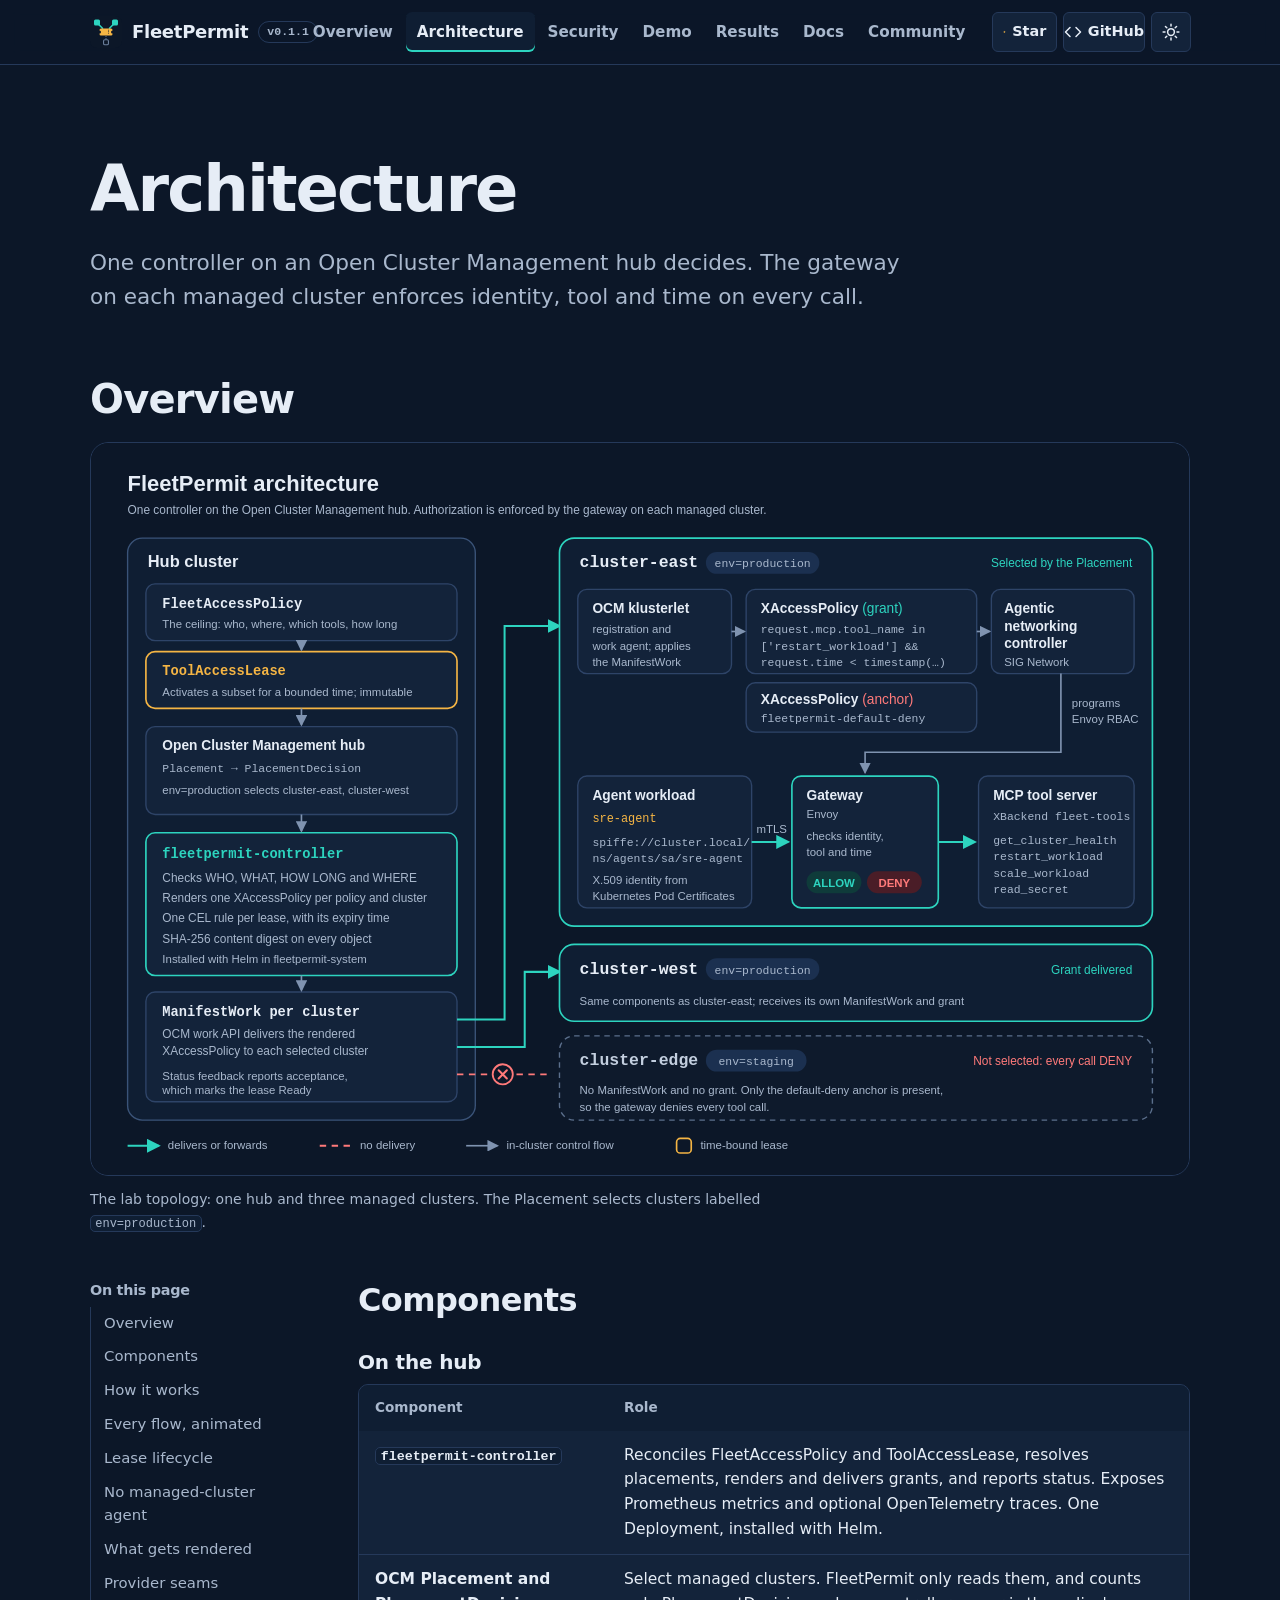
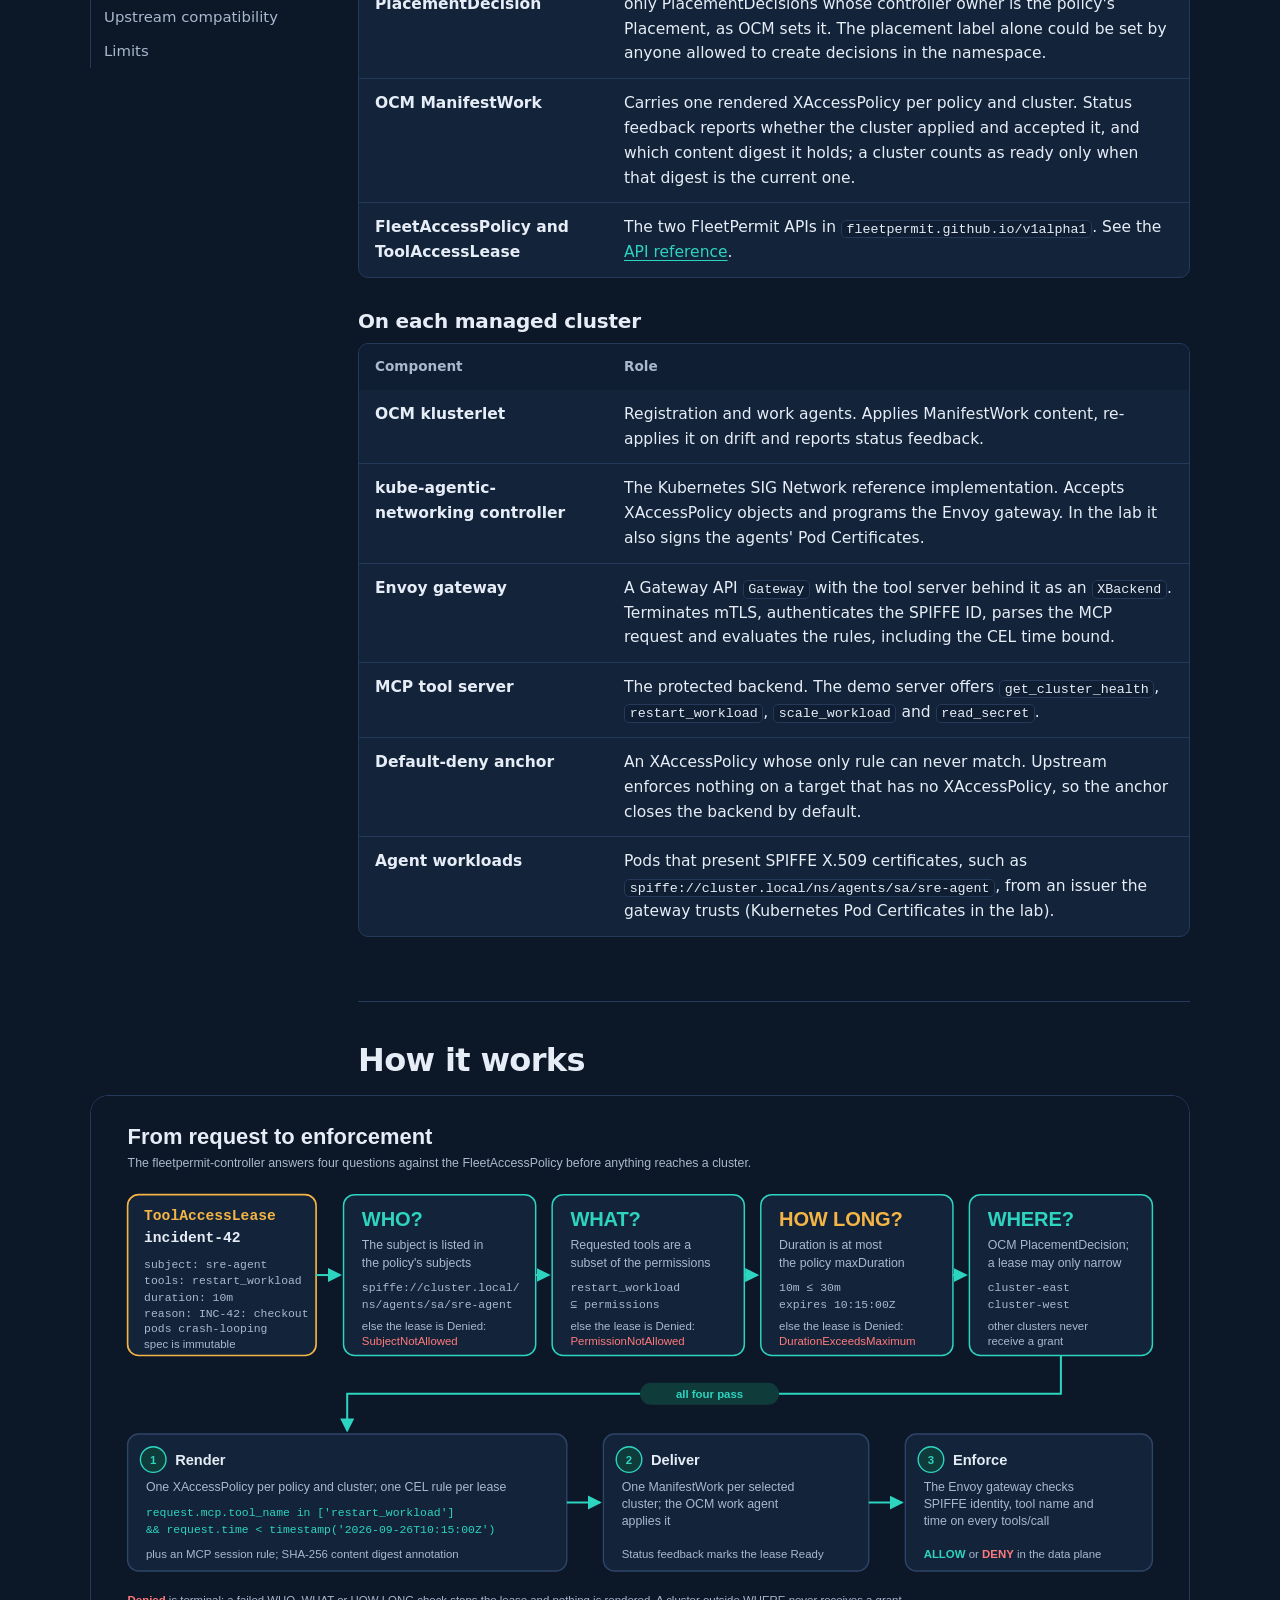
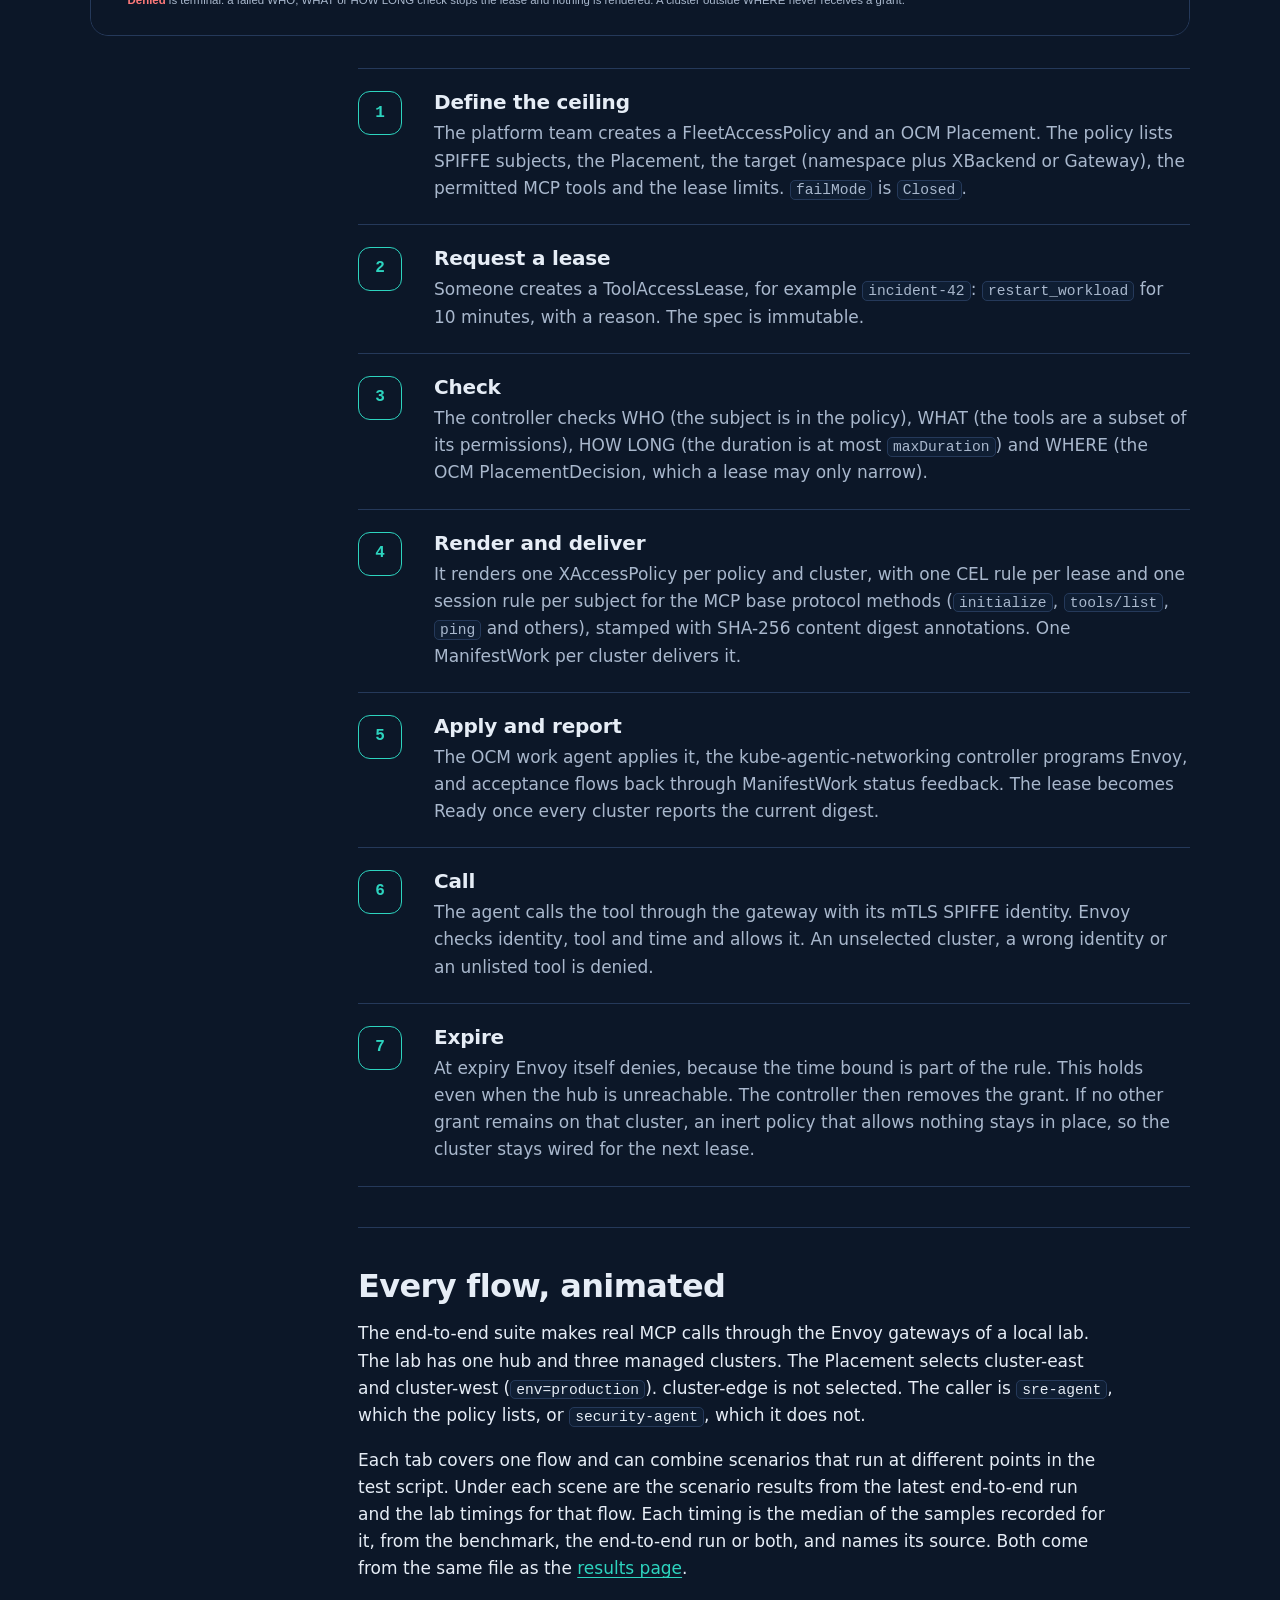
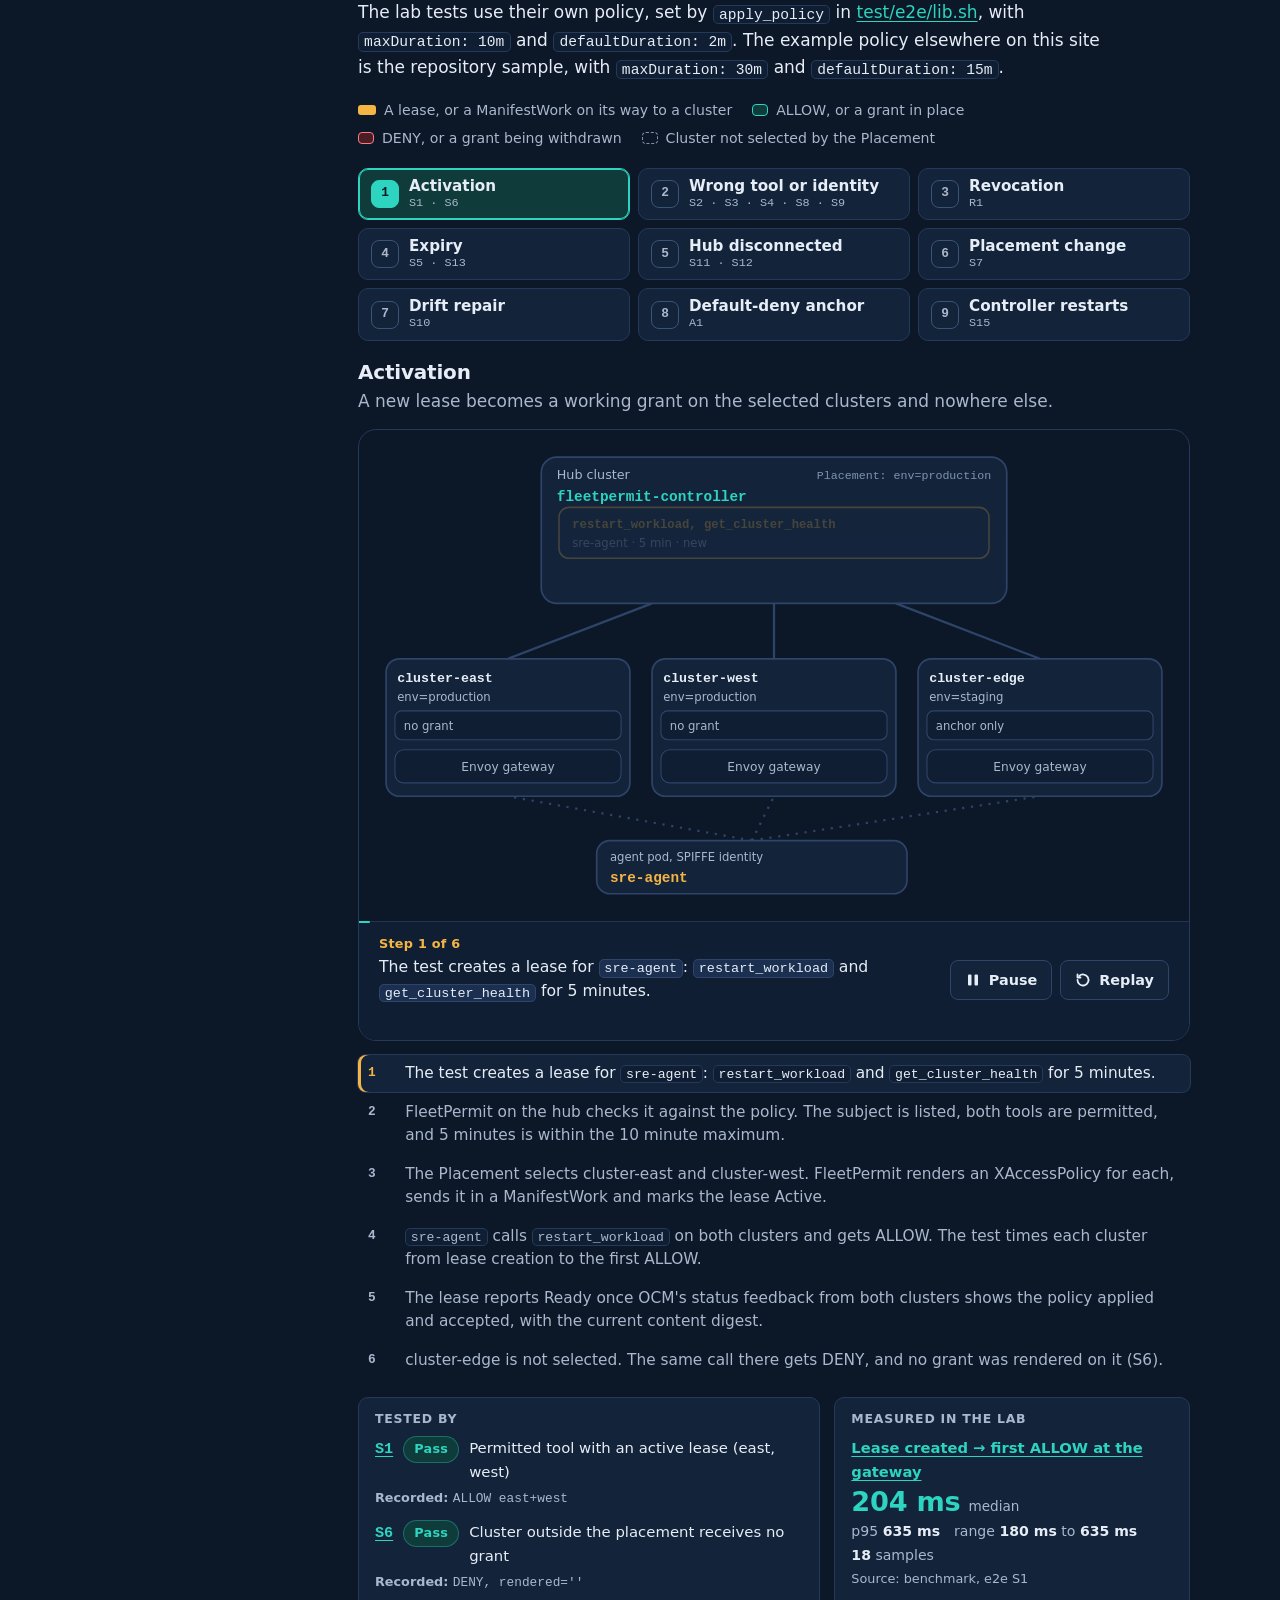
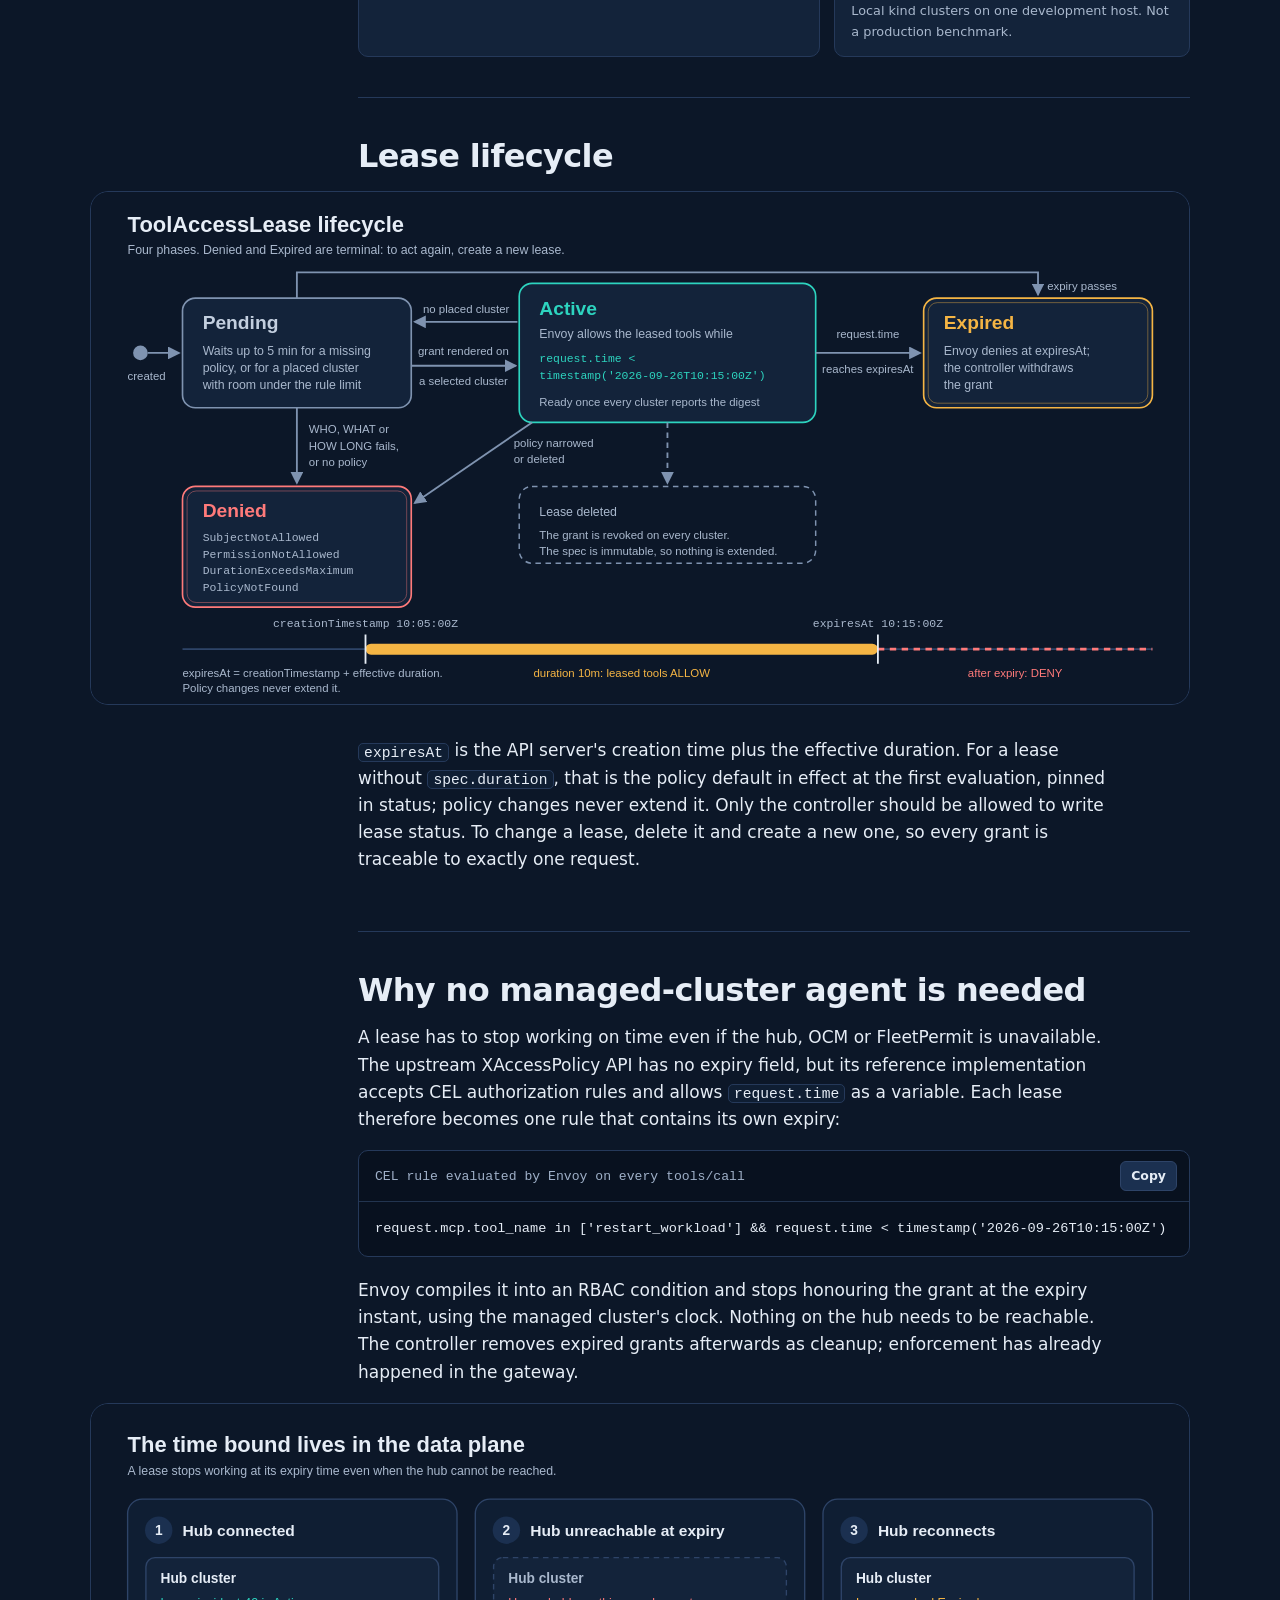
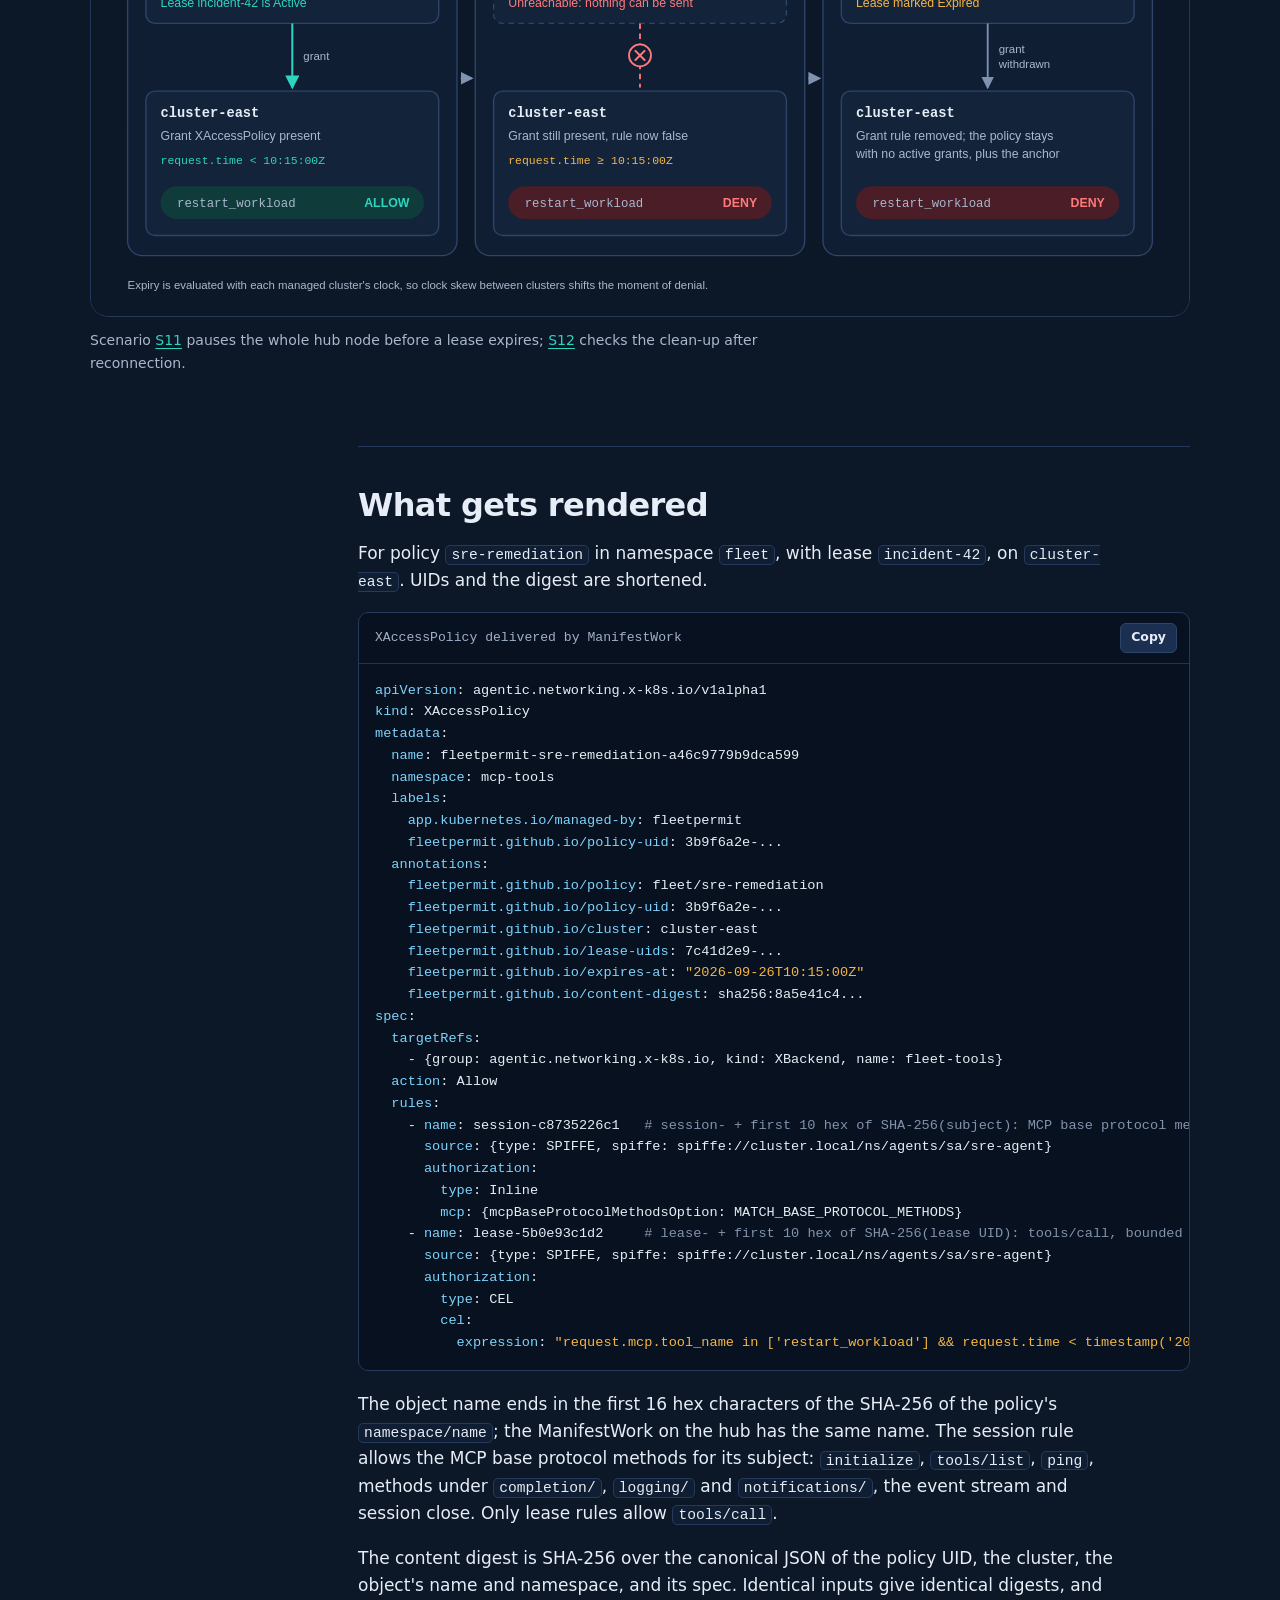
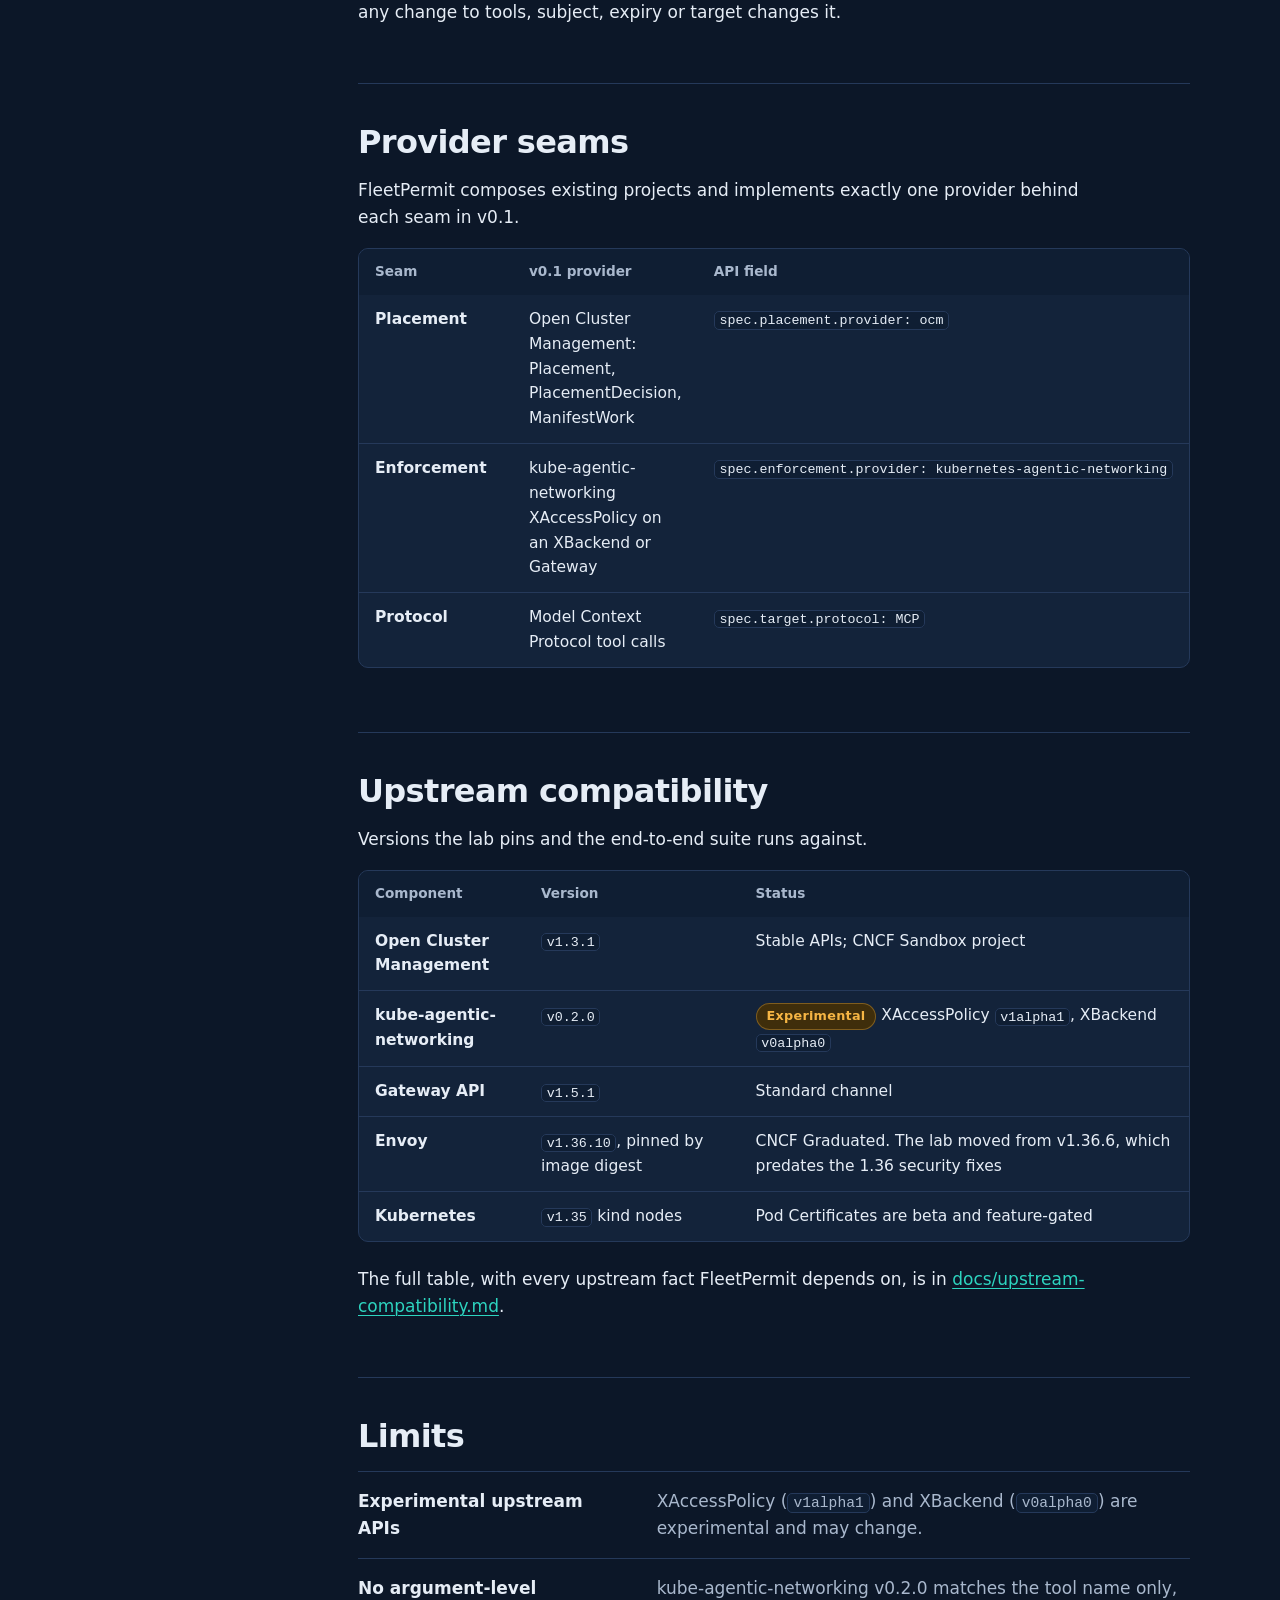
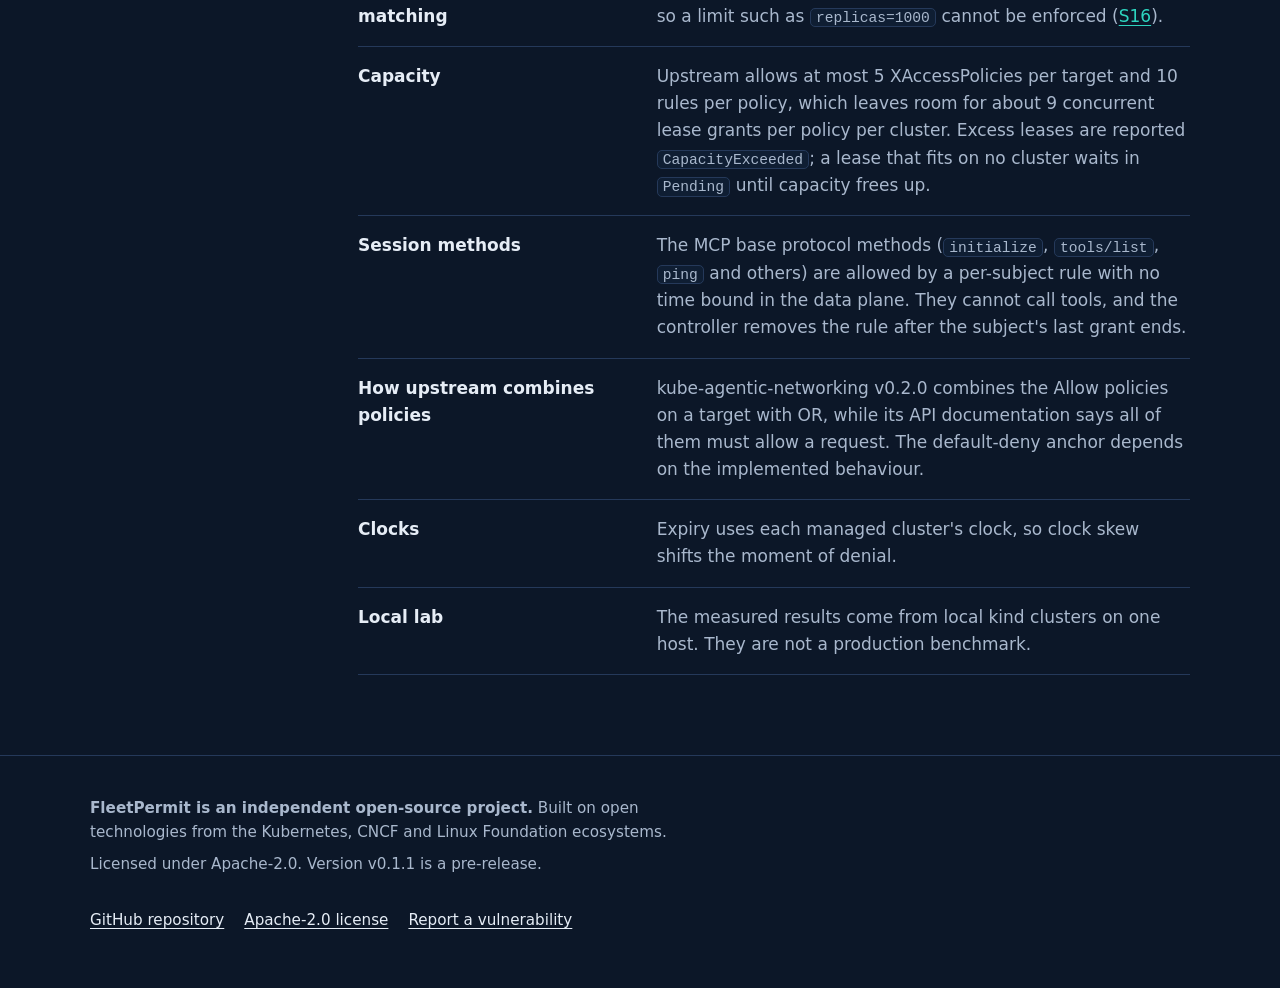
<file: architecture.html>
<!doctype html>
<html lang="en" class="no-js">
<head>
<meta charset="utf-8">
<meta name="viewport" content="width=device-width, initial-scale=1">
<title>Architecture | FleetPermit</title>
<meta name="description" content="How FleetPermit renders time-bound XAccessPolicy grants on an Open Cluster Management hub and enforces them in each cluster's Envoy gateway.">
<meta name="color-scheme" content="dark light">
<meta name="theme-color" content="#0c1728">
<link rel="icon" href="assets/img/logo-mark.svg" type="image/svg+xml">
<link rel="apple-touch-icon" href="assets/img/avatar-512.png">
<link rel="stylesheet" href="assets/css/site.css?v=dd57e0b890">
<link rel="stylesheet" href="assets/css/flows.css?v=714f46fa8e">
<meta property="og:type" content="website">
<meta property="og:site_name" content="FleetPermit">
<meta property="og:title" content="Architecture | FleetPermit">
<meta property="og:description" content="How FleetPermit renders time-bound XAccessPolicy grants on an Open Cluster Management hub and enforces them in each cluster's Envoy gateway.">
<meta property="og:url" content="https://fleetpermit.github.io/architecture.html">
<meta property="og:image" content="https://fleetpermit.github.io/assets/img/social-preview.png">
<meta name="twitter:card" content="summary_large_image">
<script>(function(){var d=document.documentElement,t='dark';d.className=d.className.replace('no-js','js');try{var s=localStorage.getItem('fp-theme');if(s==='light'||s==='dark')t=s;}catch(e){}d.setAttribute('data-theme',t);})();</script>
<script src="assets/js/site.js?v=cc30a89c8a" defer></script>
<script src="assets/js/flows.js?v=f8fb2bf1a8" defer></script>
</head>
<body>
<a class="skip-link" href="#main">Skip to content</a>
<header class="site-header">
  <div class="container header-inner">
    <a class="brand" href="index.html"><svg viewBox="0 0 64 64" aria-hidden="true" focusable="false"><rect width="64" height="64" rx="14" fill="#0C1728"/><g stroke="#2DD4BF" stroke-width="3.2" stroke-linecap="round"><line x1="25" y1="24.5" x2="16.5" y2="16"/><line x1="39" y1="24.5" x2="47.5" y2="16"/></g><line x1="32" y1="41" x2="32" y2="45.5" stroke="#6B7F9C" stroke-width="2.4" stroke-linecap="round" stroke-dasharray="0.01 4.4"/><rect x="8" y="7" width="12" height="12" rx="3" fill="#2DD4BF"/><rect x="44" y="7" width="12" height="12" rx="3" fill="#2DD4BF"/><rect x="27.1" y="47.6" width="9.8" height="9.8" rx="2.6" fill="none" stroke="#6B7F9C" stroke-width="2.2"/><path d="M22 25H42A3 3 0 0 1 45 28V29A3 3 0 0 0 45 35V36A3 3 0 0 1 42 39H22A3 3 0 0 1 19 36V35A3 3 0 0 0 19 29V28A3 3 0 0 1 22 25Z" fill="#F5B544"/><line x1="37" y1="27.6" x2="37" y2="36.6" stroke="#0C1728" stroke-width="1.6" stroke-dasharray="1.6 1.4"/></svg><span>FleetPermit</span><span class="version">v0.1.1</span></a>
    <nav id="site-nav" class="site-nav" aria-label="Main">
      <ul>
        <li><a href="index.html">Overview</a></li>
        <li><a href="architecture.html" aria-current="page">Architecture</a></li>
        <li><a href="security.html">Security</a></li>
        <li><a href="demo.html">Demo</a></li>
        <li><a href="results.html">Results</a></li>
        <li><a href="docs.html">Docs</a></li>
        <li><a href="community.html">Community</a></li>
      </ul>
    </nav>
    <div class="header-actions">
      <a class="icon-btn star-btn" href="https://github.com/fleetpermit/fleetpermit" aria-label="Star FleetPermit on GitHub" title="Star FleetPermit on GitHub"><span class="star-g" aria-hidden="true"><svg class="star-ico" width="18" height="18" viewBox="0 0 24 24" focusable="false"><path d="M12 2.6l2.8 5.8 6.3.9-4.6 4.4 1.1 6.3L12 17l-5.6 3 1.1-6.3-4.6-4.4 6.3-.9z"/></svg></span><span class="star-label">Star</span></a>
      <a class="icon-btn gh-btn" href="https://github.com/fleetpermit/fleetpermit"><svg viewBox="0 0 24 24" aria-hidden="true" focusable="false" fill="none" stroke="currentColor" stroke-width="2" stroke-linecap="round" stroke-linejoin="round"><polyline points="16 18 22 12 16 6"/><polyline points="8 6 2 12 8 18"/></svg><span class="gh-label">GitHub</span><span class="visually-hidden"> repository</span></a>
      <button class="icon-btn theme-toggle" type="button" aria-label="Switch theme"><svg class="icon-moon" viewBox="0 0 24 24" aria-hidden="true" focusable="false" fill="none" stroke="currentColor" stroke-width="2" stroke-linecap="round" stroke-linejoin="round"><path d="M21 12.8A9 9 0 1 1 11.2 3a7 7 0 0 0 9.8 9.8z"/></svg><svg class="icon-sun" viewBox="0 0 24 24" aria-hidden="true" focusable="false" fill="none" stroke="currentColor" stroke-width="2" stroke-linecap="round" stroke-linejoin="round"><circle cx="12" cy="12" r="4.5"/><path d="M12 1.5v2.5M12 20v2.5M4.6 4.6l1.8 1.8M17.6 17.6l1.8 1.8M1.5 12H4M20 12h2.5M4.6 19.4l1.8-1.8M17.6 6.4l1.8-1.8"/></svg></button>
      <button class="icon-btn menu-toggle" type="button" aria-expanded="false" aria-controls="site-nav"><svg viewBox="0 0 24 24" aria-hidden="true" focusable="false" fill="none" stroke="currentColor" stroke-width="2" stroke-linecap="round"><path d="M4 7h16M4 12h16M4 17h16"/></svg><span class="menu-label">Menu</span></button>
    </div>
  </div>
</header>
<main id="main">
  <div class="container">
    <header class="page-head">
      <h1>Architecture</h1>
      <p class="lede">One controller on an Open Cluster Management hub decides. The gateway on each managed cluster enforces identity, tool and time on every call.</p>
    </header>

    <section id="overview" style="margin-bottom:48px" aria-labelledby="overview-h">
      <h2 id="overview-h">Overview</h2>
      <figure class="figure">
        <div class="fig-scroll" data-label="Architecture diagram, scrolls sideways"><img src="assets/img/architecture.svg" width="1200" height="800" alt="FleetPermit architecture. The hub cluster holds FleetAccessPolicy and ToolAccessLease objects, the Open Cluster Management hub with Placement and PlacementDecision, the fleetpermit-controller, and one ManifestWork per selected cluster. ManifestWork delivers a rendered XAccessPolicy to cluster-east and cluster-west, both env=production. cluster-edge, env=staging, receives nothing and denies every call through its default-deny anchor. Inside cluster-east, the OCM klusterlet applies the XAccessPolicy, the kube-agentic-networking controller programs the Envoy gateway, and the agent sre-agent calls the MCP tool server through the gateway over mTLS with a SPIFFE identity from Kubernetes Pod Certificates."></div>
        <a class="fig-open" href="assets/img/architecture.svg">Open the architecture diagram at full size</a>
        <figcaption>The lab topology: one hub and three managed clusters. The Placement selects clusters labelled <code>env=production</code>.</figcaption>
      </figure>
    </section>

    <div class="doc-layout wide-figs">
      <nav class="doc-toc" aria-label="On this page">
        <h2>On this page</h2>
        <ul>
          <li><a href="#overview">Overview</a></li>
          <li><a href="#components">Components</a></li>
          <li><a href="#flow">How it works</a></li>
          <li><a href="#flows">Every flow, animated</a></li>
          <li><a href="#lifecycle">Lease lifecycle</a></li>
          <li><a href="#no-agent">No managed-cluster agent</a></li>
          <li><a href="#rendered">What gets rendered</a></li>
          <li><a href="#seams">Provider seams</a></li>
          <li><a href="#compat">Upstream compatibility</a></li>
          <li><a href="#limits">Limits</a></li>
        </ul>
      </nav>

      <div class="doc-body">
        <section id="components" aria-labelledby="components-h">
          <h2 id="components-h">Components</h2>
          <h3>On the hub</h3>
          <div class="table-wrap">
            <table class="prop-table">
              <caption class="visually-hidden">Hub components</caption>
              <thead><tr><th scope="col">Component</th><th scope="col">Role</th></tr></thead>
              <tbody>
                <tr><th scope="row"><code>fleetpermit-controller</code></th><td>Reconciles FleetAccessPolicy and ToolAccessLease, resolves placements, renders and delivers grants, and reports status. Exposes Prometheus metrics and optional OpenTelemetry traces. One Deployment, installed with Helm.</td></tr>
                <tr><th scope="row">OCM Placement and PlacementDecision</th><td>Select managed clusters. FleetPermit only reads them, and counts only PlacementDecisions whose controller owner is the policy's Placement, as OCM sets it. The placement label alone could be set by anyone allowed to create decisions in the namespace.</td></tr>
                <tr><th scope="row">OCM ManifestWork</th><td>Carries one rendered XAccessPolicy per policy and cluster. Status feedback reports whether the cluster applied and accepted it, and which content digest it holds; a cluster counts as ready only when that digest is the current one.</td></tr>
                <tr><th scope="row">FleetAccessPolicy and ToolAccessLease</th><td>The two FleetPermit APIs in <code>fleetpermit.github.io/v1alpha1</code>. See the <a href="docs.html#api">API reference</a>.</td></tr>
              </tbody>
            </table>
          </div>
          <h3>On each managed cluster</h3>
          <div class="table-wrap">
            <table class="prop-table">
              <caption class="visually-hidden">Managed cluster components</caption>
              <thead><tr><th scope="col">Component</th><th scope="col">Role</th></tr></thead>
              <tbody>
                <tr><th scope="row">OCM klusterlet</th><td>Registration and work agents. Applies ManifestWork content, re-applies it on drift and reports status feedback.</td></tr>
                <tr><th scope="row">kube-agentic-networking controller</th><td>The Kubernetes SIG Network reference implementation. Accepts XAccessPolicy objects and programs the Envoy gateway. In the lab it also signs the agents' Pod Certificates.</td></tr>
                <tr><th scope="row">Envoy gateway</th><td>A Gateway API <code>Gateway</code> with the tool server behind it as an <code>XBackend</code>. Terminates mTLS, authenticates the SPIFFE ID, parses the MCP request and evaluates the rules, including the CEL time bound.</td></tr>
                <tr><th scope="row">MCP tool server</th><td>The protected backend. The demo server offers <code>get_cluster_health</code>, <code>restart_workload</code>, <code>scale_workload</code> and <code>read_secret</code>.</td></tr>
                <tr><th scope="row">Default-deny anchor</th><td>An XAccessPolicy whose only rule can never match. Upstream enforces nothing on a target that has no XAccessPolicy, so the anchor closes the backend by default.</td></tr>
                <tr><th scope="row">Agent workloads</th><td>Pods that present SPIFFE X.509 certificates, such as <code>spiffe://cluster.local/ns/agents/sa/sre-agent</code>, from an issuer the gateway trusts (Kubernetes Pod Certificates in the lab).</td></tr>
              </tbody>
            </table>
          </div>
        </section>

        <section id="flow" aria-labelledby="flow-h">
          <h2 id="flow-h">How it works</h2>
          <figure class="figure wide">
            <div class="fig-scroll" data-label="Request to enforcement diagram, scrolls sideways"><img src="assets/img/policy-flow.svg" width="1200" height="590" alt="From request to enforcement. ToolAccessLease incident-42 asks for restart_workload for 10 minutes. The controller checks, in this order, WHO: the subject is listed in the policy. WHAT: requested tools are a subset of the policy permissions. HOW LONG: the duration is at most maxDuration. WHERE: clusters come from the OCM PlacementDecision and a lease may only narrow them. When all four pass, it renders one XAccessPolicy per policy and cluster, delivers it with one ManifestWork per selected cluster, and the Envoy gateway enforces identity, tool name and time on every tools/call. A failed WHO, WHAT or HOW LONG check marks the lease Denied, which is terminal."></div>
            <a class="fig-open" href="assets/img/policy-flow.svg">Open the request to enforcement diagram at full size</a>
          </figure>
          <ol class="steps">
            <li><div><h3>Define the ceiling</h3><p>The platform team creates a FleetAccessPolicy and an OCM Placement. The policy lists SPIFFE subjects, the Placement, the target (namespace plus XBackend or Gateway), the permitted MCP tools and the lease limits. <code>failMode</code> is <code>Closed</code>.</p></div></li>
            <li><div><h3>Request a lease</h3><p>Someone creates a ToolAccessLease, for example <code>incident-42</code>: <code>restart_workload</code> for 10 minutes, with a reason. The spec is immutable.</p></div></li>
            <li><div><h3>Check</h3><p>The controller checks WHO (the subject is in the policy), WHAT (the tools are a subset of its permissions), HOW LONG (the duration is at most <code>maxDuration</code>) and WHERE (the OCM PlacementDecision, which a lease may only narrow).</p></div></li>
            <li><div><h3>Render and deliver</h3><p>It renders one XAccessPolicy per policy and cluster, with one CEL rule per lease and one session rule per subject for the MCP base protocol methods (<code>initialize</code>, <code>tools/list</code>, <code>ping</code> and others), stamped with SHA-256 content digest annotations. One ManifestWork per cluster delivers it.</p></div></li>
            <li><div><h3>Apply and report</h3><p>The OCM work agent applies it, the kube-agentic-networking controller programs Envoy, and acceptance flows back through ManifestWork status feedback. The lease becomes Ready once every cluster reports the current digest.</p></div></li>
            <li><div><h3>Call</h3><p>The agent calls the tool through the gateway with its mTLS SPIFFE identity. Envoy checks identity, tool and time and allows it. An unselected cluster, a wrong identity or an unlisted tool is denied.</p></div></li>
            <li><div><h3>Expire</h3><p>At expiry Envoy itself denies, because the time bound is part of the rule. This holds even when the hub is unreachable. The controller then removes the grant. If no other grant remains on that cluster, an inert policy that allows nothing stays in place, so the cluster stays wired for the next lease.</p></div></li>
          </ol>
        </section>

        <section id="flows" aria-labelledby="flows-h">
          <h2 id="flows-h">Every flow, animated</h2>
          <div class="prose">
            <p>The end-to-end suite makes real MCP calls through the Envoy gateways of a local lab. The lab has one hub and three managed clusters. The Placement selects cluster-east and cluster-west (<code>env=production</code>). cluster-edge is not selected. The caller is <code>sre-agent</code>, which the policy lists, or <code>security-agent</code>, which it does not.</p>
            <p>Each tab covers one flow and can combine scenarios that run at different points in the test script. Under each scene are the scenario results from the latest end-to-end run and the lab timings for that flow. Each timing is the median of the samples recorded for it, from the benchmark, the end-to-end run or both, and names its source. Both come from the same file as the <a href="results.html">results page</a>.</p>
            <p>The lab tests use their own policy, set by <code>apply_policy</code> in <a href="https://github.com/fleetpermit/fleetpermit/blob/main/test/e2e/lib.sh">test/e2e/lib.sh</a>, with <code>maxDuration: 10m</code> and <code>defaultDuration: 2m</code>. The example policy elsewhere on this site is the repository sample, with <code>maxDuration: 30m</code> and <code>defaultDuration: 15m</code>.</p>
          </div>
          <ul class="fl-legend" aria-label="How to read the scenes">
            <li><span class="fl-sw ticket" aria-hidden="true"></span>A lease, or a ManifestWork on its way to a cluster</li>
            <li><span class="fl-sw allow" aria-hidden="true"></span>ALLOW, or a grant in place</li>
            <li><span class="fl-sw deny" aria-hidden="true"></span>DENY, or a grant being withdrawn</li>
            <li><span class="fl-sw unplaced" aria-hidden="true"></span>Cluster not selected by the Placement</li>
          </ul>

          <div class="fl" id="flows-app">
            <div class="fl-panel" id="flow-activation" data-flow="activation" data-tab="Activation" data-ids="S1 S6">
              <h3>Activation</h3>
              <p class="fl-lede">A new lease becomes a working grant on the selected clusters and nowhere else.</p>
              <ol class="fl-steps">
                <li><span class="fl-step"><span>The test creates a lease for <code>sre-agent</code>: <code>restart_workload</code> and <code>get_cluster_health</code> for 5 minutes.</span></span></li>
                <li><span class="fl-step"><span>FleetPermit on the hub checks it against the policy. The subject is listed, both tools are permitted, and 5 minutes is within the 10 minute maximum.</span></span></li>
                <li><span class="fl-step"><span>The Placement selects cluster-east and cluster-west. FleetPermit renders an XAccessPolicy for each, sends it in a ManifestWork and marks the lease Active.</span></span></li>
                <li><span class="fl-step"><span><code>sre-agent</code> calls <code>restart_workload</code> on both clusters and gets ALLOW. The test times each cluster from lease creation to the first ALLOW.</span></span></li>
                <li><span class="fl-step"><span>The lease reports Ready once OCM's status feedback from both clusters shows the policy applied and accepted, with the current content digest.</span></span></li>
                <li><span class="fl-step"><span>cluster-edge is not selected. The same call there gets DENY, and no grant was rendered on it (S6).</span></span></li>
              </ol>
              <div class="fl-facts">
                <div class="fl-box fl-tested">
                  <h4>Tested by</h4>
                  <ul class="fl-scen">
                    <li data-id="S1"><a class="fl-id" href="results.html#S1">S1</a></li>
                    <li data-id="S6"><a class="fl-id" href="results.html#S6">S6</a></li>
                  </ul>
                </div>
                <div class="fl-box fl-metrics" data-keys="activationToAllowMs" hidden></div>
              </div>
            </div>

            <div class="fl-panel" id="flow-denied" data-flow="denied" data-tab="Wrong tool or identity" data-ids="S2 S3 S4 S8 S9">
              <h3>Wrong tool or wrong identity</h3>
              <p class="fl-lede">Six ways to ask for more than the policy or the lease allows. Each one is refused.</p>
              <ol class="fl-steps">
                <li><span class="fl-step"><span>Before any lease exists, <code>sre-agent</code> calls <code>restart_workload</code> on cluster-east. DENY: the policy alone grants nothing (S4).</span></span></li>
                <li><span class="fl-step"><span>With a lease for <code>restart_workload</code> and <code>get_cluster_health</code> active, <code>sre-agent</code> calls <code>read_secret</code>. DENY: the policy does not permit that tool (S2).</span></span></li>
                <li><span class="fl-step"><span>It calls <code>scale_workload</code>. DENY: the policy permits it, but the lease did not ask for it (S2).</span></span></li>
                <li><span class="fl-step"><span><code>security-agent</code> calls <code>restart_workload</code>. DENY: no policy lists its identity (S3).</span></span></li>
                <li><span class="fl-step"><span>A new lease asks for <code>restart_workload</code> and <code>read_secret</code>. The hub marks it Denied with reason PermissionNotAllowed, and <code>read_secret</code> stays DENY (S8).</span></span></li>
                <li><span class="fl-step"><span>A lease that asks for 1 hour, against the policy's 10 minute maximum, is Denied with reason DurationExceedsMaximum (S9).</span></span></li>
              </ol>
              <div class="fl-facts">
                <div class="fl-box fl-tested">
                  <h4>Tested by</h4>
                  <ul class="fl-scen">
                    <li data-id="S2"><a class="fl-id" href="results.html#S2">S2</a></li>
                    <li data-id="S3"><a class="fl-id" href="results.html#S3">S3</a></li>
                    <li data-id="S4"><a class="fl-id" href="results.html#S4">S4</a></li>
                    <li data-id="S8"><a class="fl-id" href="results.html#S8">S8</a></li>
                    <li data-id="S9"><a class="fl-id" href="results.html#S9">S9</a></li>
                  </ul>
                </div>
              </div>
            </div>

            <div class="fl-panel" id="flow-revocation" data-flow="revocation" data-tab="Revocation" data-ids="R1">
              <h3>Revocation</h3>
              <p class="fl-lede">Deleting a lease takes the grant away on every cluster.</p>
              <ol class="fl-steps">
                <li><span class="fl-step"><span>The lease from the activation flow is still active, with a grant for <code>sre-agent</code> on cluster-east and cluster-west.</span></span></li>
                <li><span class="fl-step"><span>The test deletes the lease on the hub.</span></span></li>
                <li><span class="fl-step"><span>FleetPermit renders the policy for both clusters again, without the lease's rule, and updates their ManifestWorks.</span></span></li>
                <li><span class="fl-step"><span><code>sre-agent</code> calls <code>restart_workload</code> on both clusters until each answers DENY. The test times each cluster from the delete to the first DENY.</span></span></li>
              </ol>
              <div class="fl-facts">
                <div class="fl-box fl-tested">
                  <h4>Tested by</h4>
                  <ul class="fl-scen">
                    <li data-id="R1"><a class="fl-id" href="results.html#R1">R1</a></li>
                  </ul>
                </div>
                <div class="fl-box fl-metrics" data-keys="revocationToDenyMs" hidden></div>
              </div>
            </div>

            <div class="fl-panel" id="flow-expiry" data-flow="expiry" data-tab="Expiry" data-ids="S5 S13">
              <h3>Expiry</h3>
              <p class="fl-lede">The gateway stops honouring a lease at its expiry time.</p>
              <ol class="fl-steps">
                <li><span class="fl-step"><span>The test creates two leases for <code>sre-agent</code>: <code>get_cluster_health</code> for 40 seconds and <code>restart_workload</code> for 100 seconds.</span></span></li>
                <li><span class="fl-step"><span>Each lease becomes its own rule, with its expiry time written into it. Both tools get ALLOW on cluster-west.</span></span></li>
                <li><span class="fl-step"><span>The test waits until just before the shorter lease expires, then keeps calling <code>get_cluster_health</code>.</span></span></li>
                <li><span class="fl-step"><span>Once <code>request.time</code> passes the expiry, the rule no longer matches and Envoy answers DENY. The test times the gap from <code>expiresAt</code> to the first DENY.</span></span></li>
                <li><span class="fl-step"><span><code>restart_workload</code> still gets ALLOW, because its own lease has not expired (S13).</span></span></li>
                <li><span class="fl-step"><span>The controller then marks the lease Expired and removes its rule. S5 does not check this step. The hub-disconnected flow shows it for another lease.</span></span></li>
              </ol>
              <div class="fl-facts">
                <div class="fl-box fl-tested">
                  <h4>Tested by</h4>
                  <ul class="fl-scen">
                    <li data-id="S5"><a class="fl-id" href="results.html#S5">S5</a></li>
                    <li data-id="S13"><a class="fl-id" href="results.html#S13">S13</a></li>
                  </ul>
                </div>
                <div class="fl-box fl-metrics" data-keys="expiryToDenyMs" hidden></div>
              </div>
            </div>

            <div class="fl-panel" id="flow-hub-down" data-flow="hubdown" data-tab="Hub disconnected" data-ids="S11 S12">
              <h3>Hub disconnected</h3>
              <p class="fl-lede">The whole hub is paused before a lease expires. The clusters still deny on time.</p>
              <ol class="fl-steps">
                <li><span class="fl-step"><span>The test creates a 50 second lease for <code>restart_workload</code>. cluster-east and cluster-west both answer ALLOW.</span></span></li>
                <li><span class="fl-step"><span>It pauses the hub node. The hub API, FleetPermit and the hub's etcd all stop. A call to cluster-east still gets ALLOW.</span></span></li>
                <li><span class="fl-step"><span>At the expiry time both gateways answer DENY. The rendered policy is still on cluster-east, so the DENY comes from the time bound in the rule (S11).</span></span></li>
                <li><span class="fl-step"><span>The test resumes the hub. FleetPermit marks the lease Expired and withdraws the stale grants from both clusters.</span></span></li>
                <li><span class="fl-step"><span>Calls stay DENY. The test times the clean-up from the moment the hub resumed (S12).</span></span></li>
              </ol>
              <div class="fl-facts">
                <div class="fl-box fl-tested">
                  <h4>Tested by</h4>
                  <ul class="fl-scen">
                    <li data-id="S11"><a class="fl-id" href="results.html#S11">S11</a></li>
                    <li data-id="S12"><a class="fl-id" href="results.html#S12">S12</a></li>
                  </ul>
                </div>
                <div class="fl-box fl-metrics" data-keys="expiryToDenyHubDownMs reconnectConvergenceMs" hidden></div>
              </div>
            </div>

            <div class="fl-panel" id="flow-placement" data-flow="placement" data-tab="Placement change" data-ids="S7">
              <h3>Placement change</h3>
              <p class="fl-lede">When cluster labels change, the grant follows the Placement.</p>
              <ol class="fl-steps">
                <li><span class="fl-step"><span>The test creates a 10 minute lease for <code>restart_workload</code>. cluster-west answers ALLOW and cluster-edge answers DENY.</span></span></li>
                <li><span class="fl-step"><span>It changes the labels on the hub: cluster-west becomes <code>env=staging</code> and cluster-edge becomes <code>env=production</code>.</span></span></li>
                <li><span class="fl-step"><span>The Placement now selects cluster-east and cluster-edge. FleetPermit delivers the grant to cluster-edge and withdraws it from cluster-west.</span></span></li>
                <li><span class="fl-step"><span>cluster-west now answers DENY and cluster-edge answers ALLOW. The test times both from the label change.</span></span></li>
                <li><span class="fl-step"><span>The test then restores the original labels.</span></span></li>
              </ol>
              <div class="fl-facts">
                <div class="fl-box fl-tested">
                  <h4>Tested by</h4>
                  <ul class="fl-scen">
                    <li data-id="S7"><a class="fl-id" href="results.html#S7">S7</a></li>
                  </ul>
                </div>
                <div class="fl-box fl-smetrics" data-scenario="S7" data-items="labelChangeToAllowMs=edge allowed after;labelChangeToDenyMs=west denied after" hidden></div>
              </div>
            </div>

            <div class="fl-panel" id="flow-drift" data-flow="drift" data-tab="Drift repair" data-ids="S10">
              <h3>Drift repair</h3>
              <p class="fl-lede">Someone deletes the delivered policy on a cluster. The backend stays closed until the hub puts it back.</p>
              <ol class="fl-steps">
                <li><span class="fl-step"><span>cluster-west holds a rendered XAccessPolicy with an active grant for <code>restart_workload</code>.</span></span></li>
                <li><span class="fl-step"><span>The test deletes that XAccessPolicy directly on cluster-west, without going through the hub.</span></span></li>
                <li><span class="fl-step"><span>While the policy is missing, the test watches for up to 15 seconds for the anchor's DENY. It records when it saw the DENY, or "not observed" if the policy came back before the gateway dropped the rule. While only the default-deny anchor is left, the backend stays closed.</span></span></li>
                <li><span class="fl-step"><span>At its next status sync, OCM reports the object missing. FleetPermit then asks the work agent to re-apply it at once.</span></span></li>
                <li><span class="fl-step"><span>The policy is back and the call gets ALLOW again. The test times this from the delete.</span></span></li>
              </ol>
              <div class="fl-facts">
                <div class="fl-box fl-tested">
                  <h4>Tested by</h4>
                  <ul class="fl-scen">
                    <li data-id="S10"><a class="fl-id" href="results.html#S10">S10</a></li>
                  </ul>
                </div>
                <div class="fl-box fl-metrics" data-keys="driftRecoveryToAllowMs" data-extra="driftRecoveryMs" data-extra-label="Object restored" hidden></div>
              </div>
            </div>

            <div class="fl-panel" id="flow-anchor" data-flow="anchor" data-tab="Default-deny anchor" data-ids="A1">
              <h3>Default-deny anchor</h3>
              <p class="fl-lede">Why every backend carries a policy whose only rule never matches.</p>
              <ol class="fl-steps">
                <li><span class="fl-step"><span>cluster-edge is not selected, so FleetPermit sends it nothing. The only XAccessPolicy on its backend is the default-deny anchor, whose rule never matches.</span></span></li>
                <li><span class="fl-step"><span>The test deletes the anchor. Now no XAccessPolicy targets the backend.</span></span></li>
                <li><span class="fl-step"><span><code>sre-agent</code> calls <code>read_secret</code> on cluster-edge. Upstream enforces nothing on a backend without a policy, so the call gets ALLOW. The test requires that ALLOW: without it the scenario fails.</span></span></li>
                <li><span class="fl-step"><span>The test puts the anchor back. The same call gets DENY.</span></span></li>
              </ol>
              <div class="fl-facts">
                <div class="fl-box fl-tested">
                  <h4>Tested by</h4>
                  <ul class="fl-scen">
                    <li data-id="A1"><a class="fl-id" href="results.html#A1">A1</a></li>
                  </ul>
                </div>
              </div>
            </div>

            <div class="fl-panel" id="flow-restarts" data-flow="restarts" data-tab="Controller restarts" data-ids="S15">
              <h3>Controller restarts</h3>
              <p class="fl-lede">Restarting the controllers does not interrupt an active grant.</p>
              <ol class="fl-steps">
                <li><span class="fl-step"><span>An active lease lets <code>sre-agent</code> call <code>restart_workload</code> on cluster-east.</span></span></li>
                <li><span class="fl-step"><span>The test deletes the FleetPermit controller pod on the hub and makes 20 calls while it comes back.</span></span></li>
                <li><span class="fl-step"><span>It then restarts the kube-agentic-networking controller on cluster-east and makes 20 more calls.</span></span></li>
                <li><span class="fl-step"><span>Every call must get ALLOW. Envoy keeps enforcing the rules it already has while the controllers restart.</span></span></li>
                <li><span class="fl-step"><span>Afterwards a new lease for <code>get_cluster_health</code> gets ALLOW on cluster-east.</span></span></li>
              </ol>
              <div class="fl-facts">
                <div class="fl-box fl-tested">
                  <h4>Tested by</h4>
                  <ul class="fl-scen">
                    <li data-id="S15"><a class="fl-id" href="results.html#S15">S15</a></li>
                  </ul>
                </div>
              </div>
            </div>
          </div>
        </section>

        <section id="lifecycle" aria-labelledby="lifecycle-h">
          <h2 id="lifecycle-h">Lease lifecycle</h2>
          <figure class="figure wide">
            <div class="fig-scroll" data-label="Lease lifecycle diagram, scrolls sideways"><img src="assets/img/lease-lifecycle.svg" width="1200" height="560" alt="ToolAccessLease lifecycle. A new lease is checked against its policy. If WHO, WHAT or HOW LONG fails it becomes Denied, which is terminal, with reasons SubjectNotAllowed, PermissionNotAllowed, DurationExceedsMaximum or PolicyNotFound. A lease whose policy does not exist yet waits in Pending for up to 5 minutes after creation, then becomes Denied with PolicyNotFound. Otherwise it is Pending until a requested cluster is placed and has room under the upstream rule limit, and becomes Active once a grant is rendered on a selected cluster; Envoy allows the leased tools while request.time is before the expiry timestamp. An Active lease goes back to Pending when none of its clusters is placed any more, and becomes Denied when its policy is narrowed so it no longer allows the lease, or is deleted (Expired instead, if it was already past its recorded expiry). When request.time reaches expiresAt the lease becomes Expired, also terminal, and the controller withdraws the grant; a Pending lease expires at that time too. Deleting an Active lease revokes it on every cluster. expiresAt equals creationTimestamp plus the effective duration; for a lease without spec.duration the default in effect at first evaluation is pinned, and policy changes never extend it."></div>
            <a class="fig-open" href="assets/img/lease-lifecycle.svg">Open the lease lifecycle diagram at full size</a>
          </figure>
          <p class="prose"><code>expiresAt</code> is the API server's creation time plus the effective duration. For a lease without <code>spec.duration</code>, that is the policy default in effect at the first evaluation, pinned in status; policy changes never extend it. Only the controller should be allowed to write lease status. To change a lease, delete it and create a new one, so every grant is traceable to exactly one request.</p>
        </section>

        <section id="no-agent" aria-labelledby="no-agent-h">
          <h2 id="no-agent-h">Why no managed-cluster agent is needed</h2>
          <div class="prose">
            <p>A lease has to stop working on time even if the hub, OCM or FleetPermit is unavailable. The upstream XAccessPolicy API has no expiry field, but its reference implementation accepts CEL authorization rules and allows <code>request.time</code> as a variable. Each lease therefore becomes one rule that contains its own expiry:</p>
          </div>
          <div class="code-block">
            <div class="code-title" data-label="CEL rule">CEL rule evaluated by Envoy on every tools/call</div>
            <pre><code>request.mcp.tool_name in ['restart_workload'] &amp;&amp; request.time &lt; timestamp('2026-09-26T10:15:00Z')</code></pre>
          </div>
          <div class="prose">
            <p>Envoy compiles it into an RBAC condition and stops honouring the grant at the expiry instant, using the managed cluster's clock. Nothing on the hub needs to be reachable. The controller removes expired grants afterwards as cleanup; enforcement has already happened in the gateway.</p>
          </div>
          <figure class="figure wide">
            <div class="fig-scroll" data-label="Expiry with the hub unreachable diagram, scrolls sideways"><img src="assets/img/disconnect-behavior.svg" width="1200" height="560" alt="Expiry with the hub unreachable, in three stages. First, the hub is connected, lease incident-42 is Active, the grant is present on cluster-east and restart_workload is allowed. Second, the hub is unreachable at expiry; the grant is still present, but request.time is past 10:15:00Z so the rule is false and the call is denied. Third, the hub reconnects, marks the lease Expired and withdraws the grant; the grant is removed, FleetPermit's policy with no active grants and the default-deny anchor remain on cluster-east, and the call stays denied."></div>
            <a class="fig-open" href="assets/img/disconnect-behavior.svg">Open the expiry with the hub unreachable diagram at full size</a>
            <figcaption>Scenario <a href="results.html#S11">S11</a> pauses the whole hub node before a lease expires; <a href="results.html#S12">S12</a> checks the clean-up after reconnection.</figcaption>
          </figure>
        </section>

        <section id="rendered" aria-labelledby="rendered-h">
          <h2 id="rendered-h">What gets rendered</h2>
          <p class="prose">For policy <code>sre-remediation</code> in namespace <code>fleet</code>, with lease <code>incident-42</code>, on <code>cluster-east</code>. UIDs and the digest are shortened.</p>
          <div class="code-block">
            <div class="code-title" data-label="rendered XAccessPolicy">XAccessPolicy delivered by ManifestWork</div>
            <pre><code class="language-yaml"><span class="tok-k">apiVersion</span>: agentic.networking.x-k8s.io/v1alpha1
<span class="tok-k">kind</span>: XAccessPolicy
<span class="tok-k">metadata</span>:
  <span class="tok-k">name</span>: fleetpermit-sre-remediation-a46c9779b9dca599
  <span class="tok-k">namespace</span>: mcp-tools
  <span class="tok-k">labels</span>:
    <span class="tok-k">app.kubernetes.io/managed-by</span>: fleetpermit
    <span class="tok-k">fleetpermit.github.io/policy-uid</span>: 3b9f6a2e-...
  <span class="tok-k">annotations</span>:
    <span class="tok-k">fleetpermit.github.io/policy</span>: fleet/sre-remediation
    <span class="tok-k">fleetpermit.github.io/policy-uid</span>: 3b9f6a2e-...
    <span class="tok-k">fleetpermit.github.io/cluster</span>: cluster-east
    <span class="tok-k">fleetpermit.github.io/lease-uids</span>: 7c41d2e9-...
    <span class="tok-k">fleetpermit.github.io/expires-at</span>: <span class="tok-s">"2026-09-26T10:15:00Z"</span>
    <span class="tok-k">fleetpermit.github.io/content-digest</span>: sha256:8a5e41c4...
<span class="tok-k">spec</span>:
  <span class="tok-k">targetRefs</span>:
    - {group: agentic.networking.x-k8s.io, kind: XBackend, name: fleet-tools}
  <span class="tok-k">action</span>: Allow
  <span class="tok-k">rules</span>:
    - <span class="tok-k">name</span>: session-c8735226c1<span class="tok-c">   # session- + first 10 hex of SHA-256(subject): MCP base protocol methods</span>
      <span class="tok-k">source</span>: {type: SPIFFE, spiffe: spiffe://cluster.local/ns/agents/sa/sre-agent}
      <span class="tok-k">authorization</span>:
        <span class="tok-k">type</span>: Inline
        <span class="tok-k">mcp</span>: {mcpBaseProtocolMethodsOption: MATCH_BASE_PROTOCOL_METHODS}
    - <span class="tok-k">name</span>: lease-5b0e93c1d2<span class="tok-c">     # lease- + first 10 hex of SHA-256(lease UID): tools/call, bounded in time</span>
      <span class="tok-k">source</span>: {type: SPIFFE, spiffe: spiffe://cluster.local/ns/agents/sa/sre-agent}
      <span class="tok-k">authorization</span>:
        <span class="tok-k">type</span>: CEL
        <span class="tok-k">cel</span>:
          <span class="tok-k">expression</span>: <span class="tok-s">"request.mcp.tool_name in ['restart_workload'] &amp;&amp; request.time &lt; timestamp('2026-09-26T10:15:00Z')"</span></code></pre>
          </div>
          <p class="prose">The object name ends in the first 16 hex characters of the SHA-256 of the policy's <code>namespace/name</code>; the ManifestWork on the hub has the same name. The session rule allows the MCP base protocol methods for its subject: <code>initialize</code>, <code>tools/list</code>, <code>ping</code>, methods under <code>completion/</code>, <code>logging/</code> and <code>notifications/</code>, the event stream and session close. Only lease rules allow <code>tools/call</code>.</p>
          <p class="prose">The content digest is SHA-256 over the canonical JSON of the policy UID, the cluster, the object's name and namespace, and its spec. Identical inputs give identical digests, and any change to tools, subject, expiry or target changes it.</p>
        </section>

        <section id="seams" aria-labelledby="seams-h">
          <h2 id="seams-h">Provider seams</h2>
          <p class="prose">FleetPermit composes existing projects and implements exactly one provider behind each seam in v0.1.</p>
          <div class="table-wrap">
            <table class="prop-table">
              <caption class="visually-hidden">Provider seams</caption>
              <thead><tr><th scope="col">Seam</th><th scope="col">v0.1 provider</th><th scope="col">API field</th></tr></thead>
              <tbody>
                <tr><th scope="row">Placement</th><td>Open Cluster Management: Placement, PlacementDecision, ManifestWork</td><td><code>spec.placement.provider: ocm</code></td></tr>
                <tr><th scope="row">Enforcement</th><td>kube-agentic-networking XAccessPolicy on an XBackend or Gateway</td><td><code>spec.enforcement.provider: kubernetes-agentic-networking</code></td></tr>
                <tr><th scope="row">Protocol</th><td>Model Context Protocol tool calls</td><td><code>spec.target.protocol: MCP</code></td></tr>
              </tbody>
            </table>
          </div>
        </section>

        <section id="compat" aria-labelledby="compat-h">
          <h2 id="compat-h">Upstream compatibility</h2>
          <p class="prose">Versions the lab pins and the end-to-end suite runs against.</p>
          <div class="table-wrap">
            <table class="prop-table">
              <caption class="visually-hidden">Tested upstream versions</caption>
              <thead><tr><th scope="col">Component</th><th scope="col">Version</th><th scope="col">Status</th></tr></thead>
              <tbody>
                <tr><th scope="row">Open Cluster Management</th><td><code>v1.3.1</code></td><td>Stable APIs; CNCF Sandbox project</td></tr>
                <tr><th scope="row">kube-agentic-networking</th><td><code>v0.2.0</code></td><td><span class="pill pill-lease">Experimental</span> XAccessPolicy <code>v1alpha1</code>, XBackend <code>v0alpha0</code></td></tr>
                <tr><th scope="row">Gateway API</th><td><code>v1.5.1</code></td><td>Standard channel</td></tr>
                <tr><th scope="row">Envoy</th><td><code>v1.36.10</code>, pinned by image digest</td><td>CNCF Graduated. The lab moved from v1.36.6, which predates the 1.36 security fixes</td></tr>
                <tr><th scope="row">Kubernetes</th><td><code>v1.35</code> kind nodes</td><td>Pod Certificates are beta and feature-gated</td></tr>
              </tbody>
            </table>
          </div>
          <p class="prose">The full table, with every upstream fact FleetPermit depends on, is in <a href="https://github.com/fleetpermit/fleetpermit/blob/main/docs/upstream-compatibility.md">docs/upstream-compatibility.md</a>.</p>
        </section>

        <section id="limits" aria-labelledby="limits-h">
          <h2 id="limits-h">Limits</h2>
          <ul class="limits">
            <li><strong>Experimental upstream APIs</strong><span>XAccessPolicy (<code>v1alpha1</code>) and XBackend (<code>v0alpha0</code>) are experimental and may change.</span></li>
            <li><strong>No argument-level matching</strong><span>kube-agentic-networking v0.2.0 matches the tool name only, so a limit such as <code>replicas=1000</code> cannot be enforced (<a href="results.html#S16">S16</a>).</span></li>
            <li><strong>Capacity</strong><span>Upstream allows at most 5 XAccessPolicies per target and 10 rules per policy, which leaves room for about 9 concurrent lease grants per policy per cluster. Excess leases are reported <code>CapacityExceeded</code>; a lease that fits on no cluster waits in <code>Pending</code> until capacity frees up.</span></li>
            <li><strong>Session methods</strong><span>The MCP base protocol methods (<code>initialize</code>, <code>tools/list</code>, <code>ping</code> and others) are allowed by a per-subject rule with no time bound in the data plane. They cannot call tools, and the controller removes the rule after the subject's last grant ends.</span></li>
            <li><strong>How upstream combines policies</strong><span>kube-agentic-networking v0.2.0 combines the Allow policies on a target with OR, while its API documentation says all of them must allow a request. The default-deny anchor depends on the implemented behaviour.</span></li>
            <li><strong>Clocks</strong><span>Expiry uses each managed cluster's clock, so clock skew shifts the moment of denial.</span></li>
            <li><strong>Local lab</strong><span>The measured results come from local kind clusters on one host. They are not a production benchmark.</span></li>
          </ul>
        </section>
      </div>
    </div>
  </div>
</main>
<footer class="site-footer">
  <div class="container footer-grid">
    <div>
      <p><strong>FleetPermit is an independent open-source project.</strong> Built on open technologies from the Kubernetes, CNCF and Linux Foundation ecosystems.</p>
      <p>Licensed under Apache-2.0. Version v0.1.1 is a pre-release.</p>
    </div>
    <ul class="footer-links" aria-label="Project links">
      <li><a href="https://github.com/fleetpermit/fleetpermit">GitHub repository</a></li>
      <li><a href="https://github.com/fleetpermit/fleetpermit/blob/main/LICENSE">Apache-2.0 license</a></li>
      <li><a href="community.html#security">Report a vulnerability</a></li>
    </ul>
  </div>
</footer>
<div id="live-status" class="visually-hidden" aria-live="polite"></div>
</body>
</html>
</file>
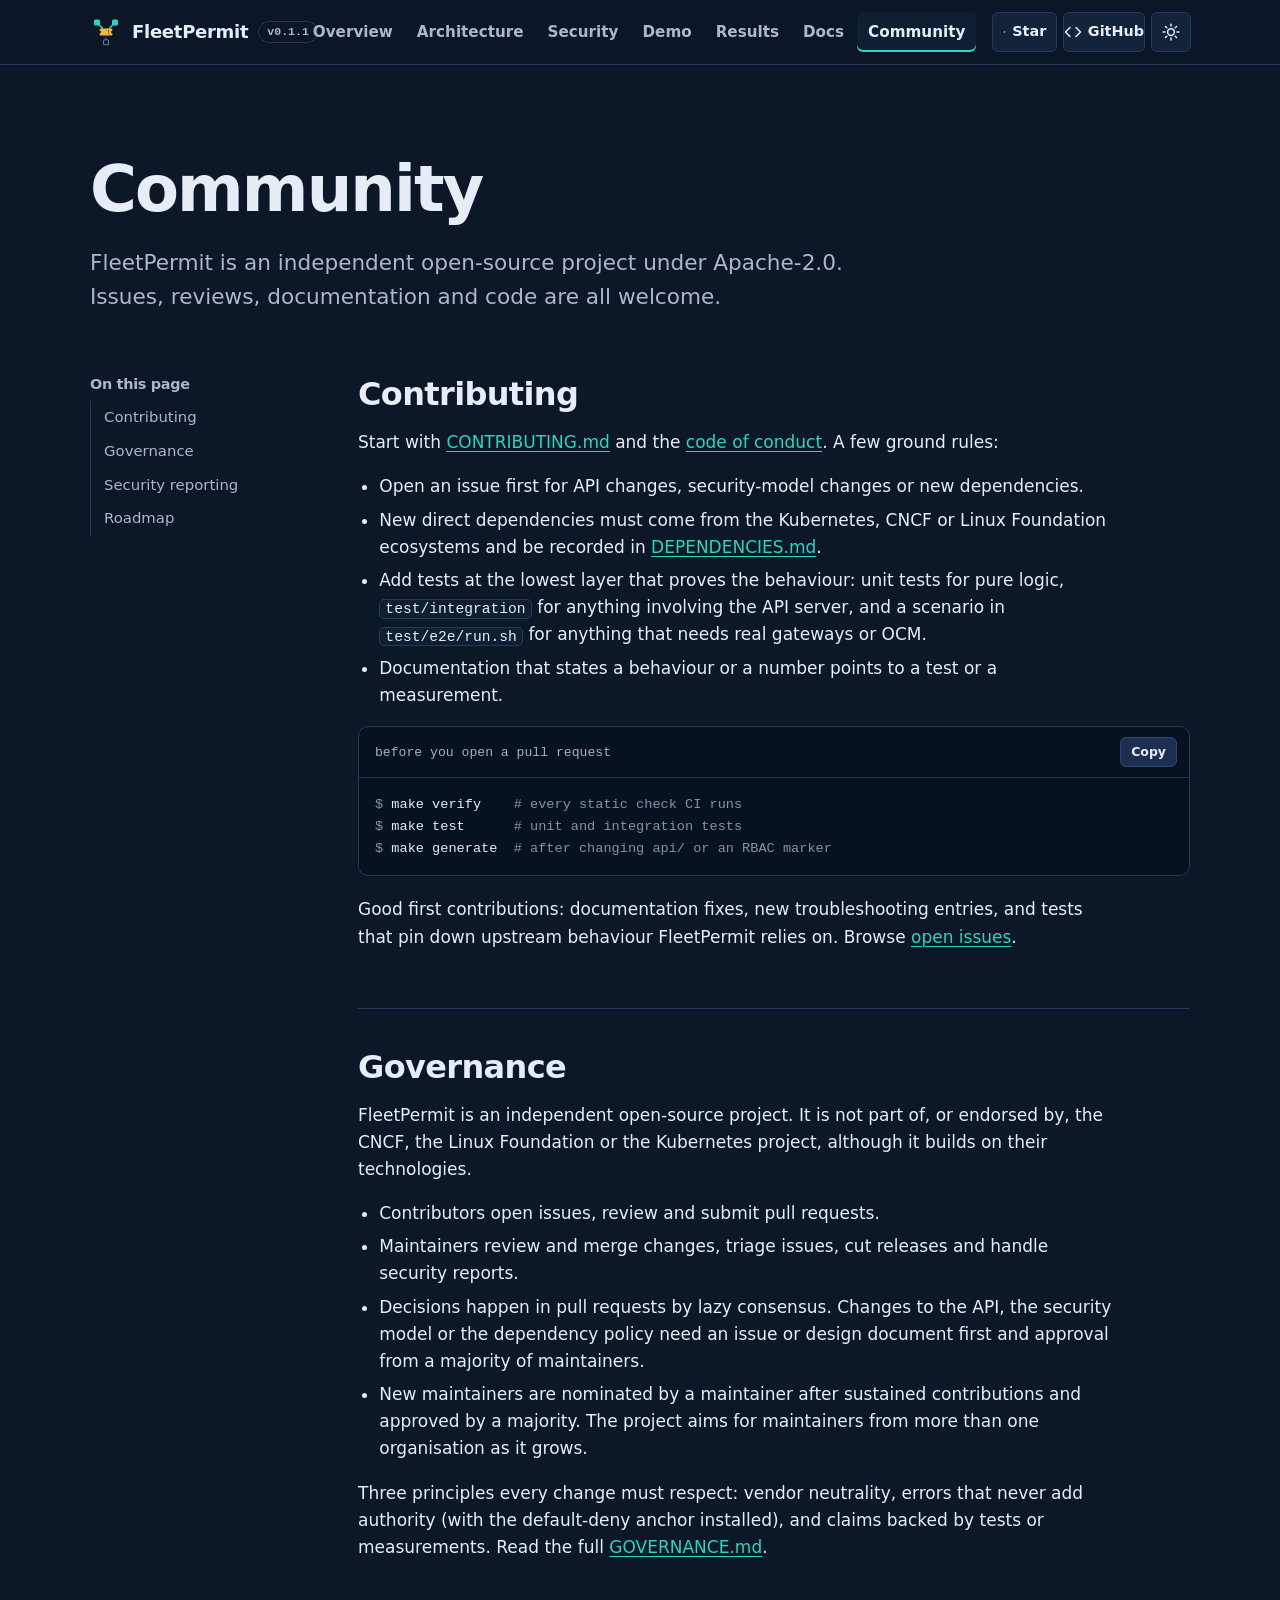
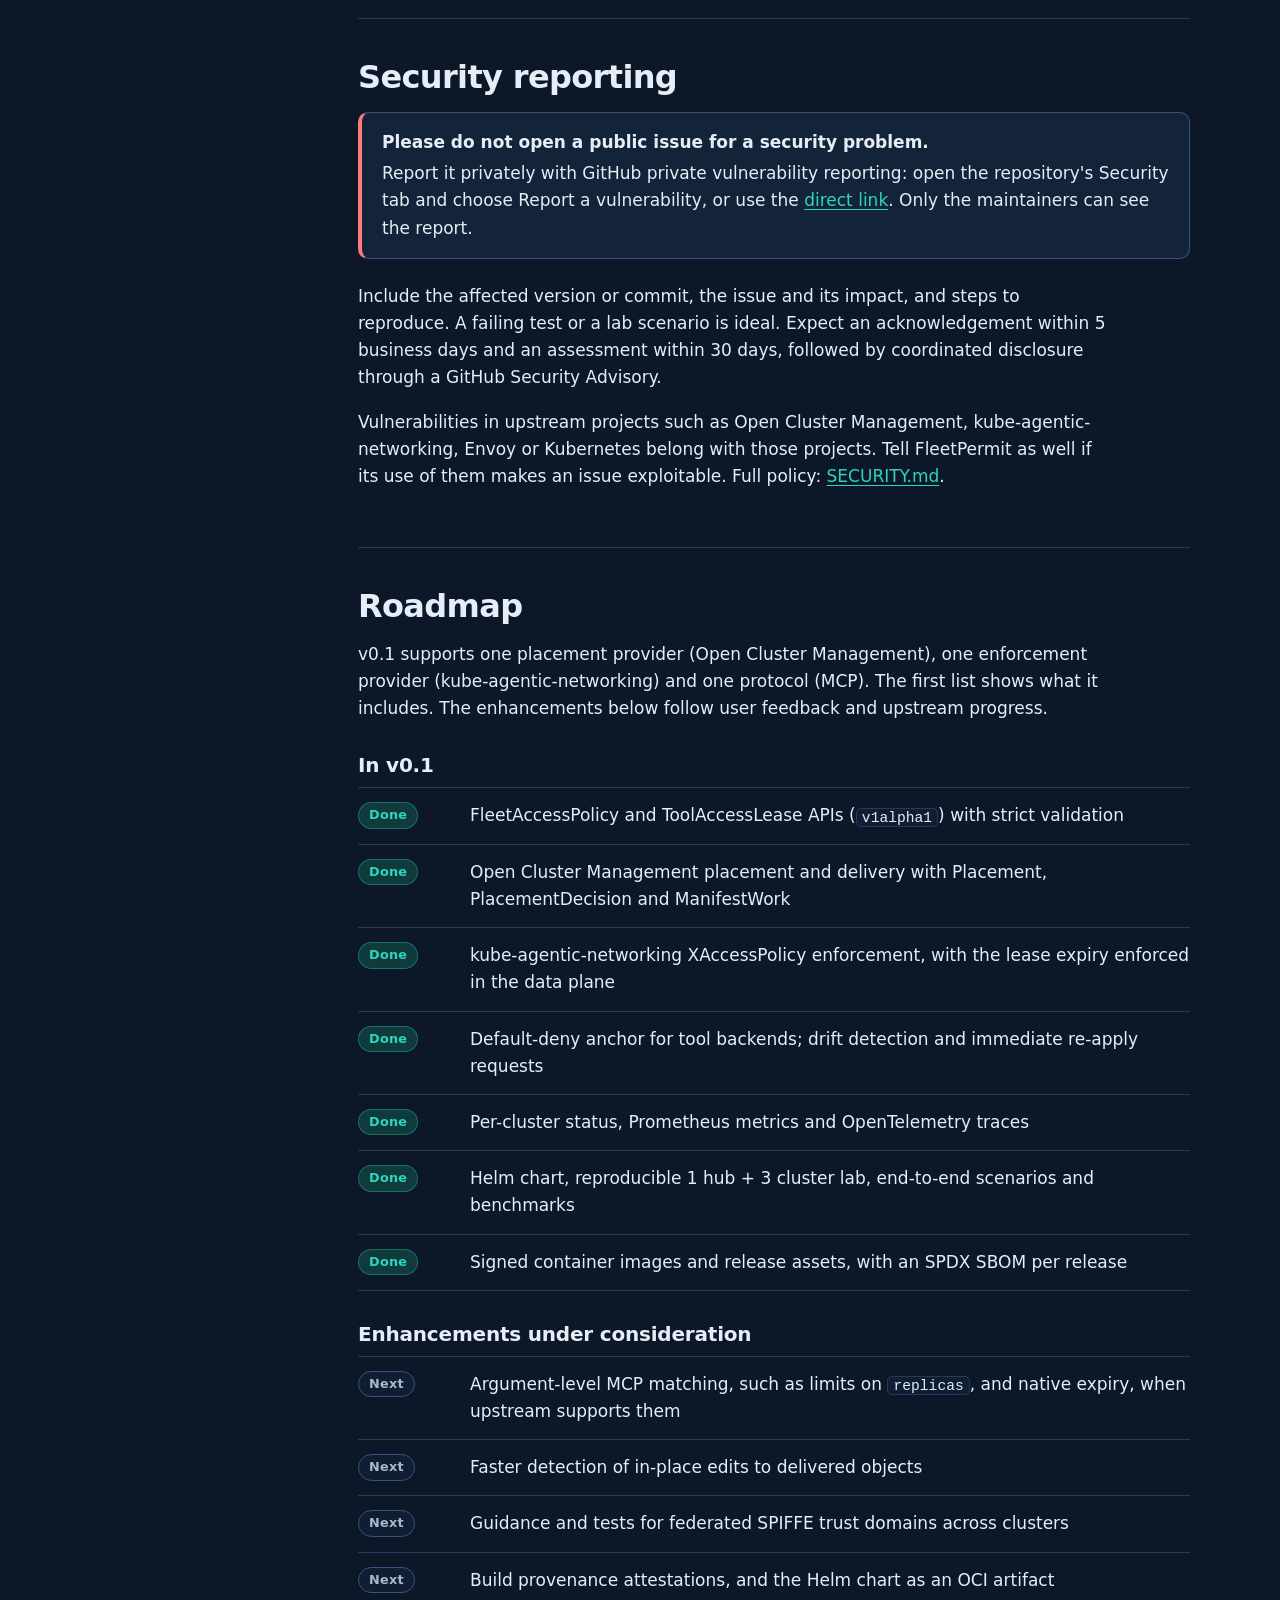
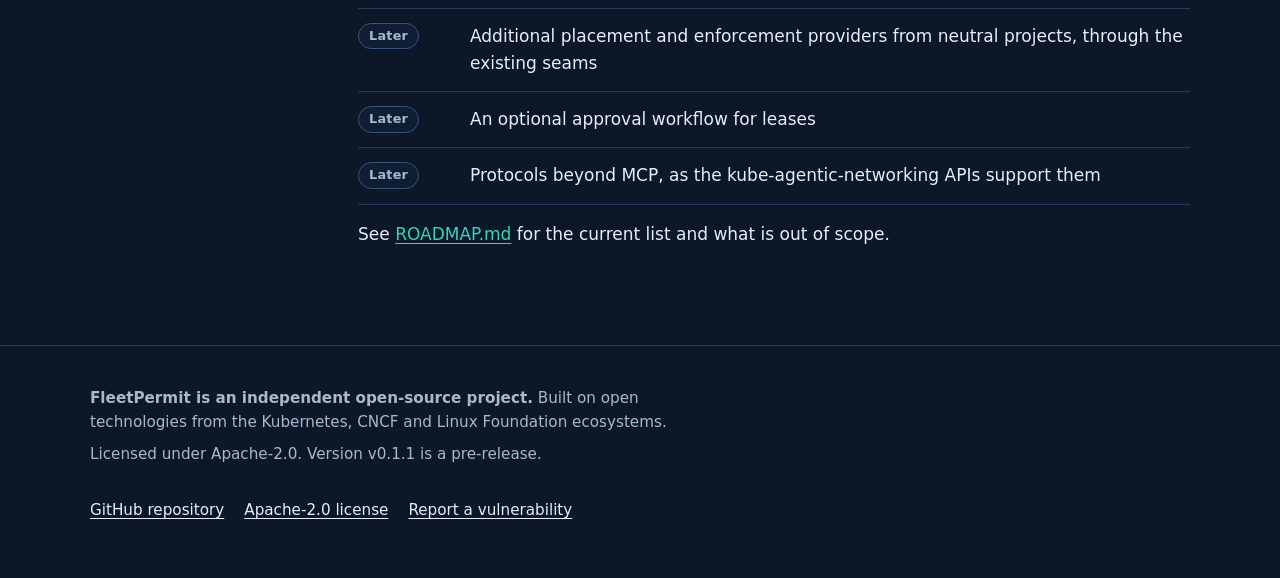
<file: community.html>
<!doctype html>
<html lang="en" class="no-js">
<head>
<meta charset="utf-8">
<meta name="viewport" content="width=device-width, initial-scale=1">
<title>Community | FleetPermit</title>
<meta name="description" content="Contribute to FleetPermit, read the governance summary, report a vulnerability privately and see the roadmap.">
<meta name="color-scheme" content="dark light">
<meta name="theme-color" content="#0c1728">
<link rel="icon" href="assets/img/logo-mark.svg" type="image/svg+xml">
<link rel="apple-touch-icon" href="assets/img/avatar-512.png">
<link rel="stylesheet" href="assets/css/site.css?v=dd57e0b890">
<meta property="og:type" content="website">
<meta property="og:site_name" content="FleetPermit">
<meta property="og:title" content="Community | FleetPermit">
<meta property="og:description" content="Contribute to FleetPermit, read the governance summary, report a vulnerability privately and see the roadmap.">
<meta property="og:url" content="https://fleetpermit.github.io/community.html">
<meta property="og:image" content="https://fleetpermit.github.io/assets/img/social-preview.png">
<meta name="twitter:card" content="summary_large_image">
<script>(function(){var d=document.documentElement,t='dark';d.className=d.className.replace('no-js','js');try{var s=localStorage.getItem('fp-theme');if(s==='light'||s==='dark')t=s;}catch(e){}d.setAttribute('data-theme',t);})();</script>
<script src="assets/js/site.js?v=cc30a89c8a" defer></script>
</head>
<body>
<a class="skip-link" href="#main">Skip to content</a>
<header class="site-header">
  <div class="container header-inner">
    <a class="brand" href="index.html"><svg viewBox="0 0 64 64" aria-hidden="true" focusable="false"><rect width="64" height="64" rx="14" fill="#0C1728"/><g stroke="#2DD4BF" stroke-width="3.2" stroke-linecap="round"><line x1="25" y1="24.5" x2="16.5" y2="16"/><line x1="39" y1="24.5" x2="47.5" y2="16"/></g><line x1="32" y1="41" x2="32" y2="45.5" stroke="#6B7F9C" stroke-width="2.4" stroke-linecap="round" stroke-dasharray="0.01 4.4"/><rect x="8" y="7" width="12" height="12" rx="3" fill="#2DD4BF"/><rect x="44" y="7" width="12" height="12" rx="3" fill="#2DD4BF"/><rect x="27.1" y="47.6" width="9.8" height="9.8" rx="2.6" fill="none" stroke="#6B7F9C" stroke-width="2.2"/><path d="M22 25H42A3 3 0 0 1 45 28V29A3 3 0 0 0 45 35V36A3 3 0 0 1 42 39H22A3 3 0 0 1 19 36V35A3 3 0 0 0 19 29V28A3 3 0 0 1 22 25Z" fill="#F5B544"/><line x1="37" y1="27.6" x2="37" y2="36.6" stroke="#0C1728" stroke-width="1.6" stroke-dasharray="1.6 1.4"/></svg><span>FleetPermit</span><span class="version">v0.1.1</span></a>
    <nav id="site-nav" class="site-nav" aria-label="Main">
      <ul>
        <li><a href="index.html">Overview</a></li>
        <li><a href="architecture.html">Architecture</a></li>
        <li><a href="security.html">Security</a></li>
        <li><a href="demo.html">Demo</a></li>
        <li><a href="results.html">Results</a></li>
        <li><a href="docs.html">Docs</a></li>
        <li><a href="community.html" aria-current="page">Community</a></li>
      </ul>
    </nav>
    <div class="header-actions">
      <a class="icon-btn star-btn" href="https://github.com/fleetpermit/fleetpermit" aria-label="Star FleetPermit on GitHub" title="Star FleetPermit on GitHub"><span class="star-g" aria-hidden="true"><svg class="star-ico" width="18" height="18" viewBox="0 0 24 24" focusable="false"><path d="M12 2.6l2.8 5.8 6.3.9-4.6 4.4 1.1 6.3L12 17l-5.6 3 1.1-6.3-4.6-4.4 6.3-.9z"/></svg></span><span class="star-label">Star</span></a>
      <a class="icon-btn gh-btn" href="https://github.com/fleetpermit/fleetpermit"><svg viewBox="0 0 24 24" aria-hidden="true" focusable="false" fill="none" stroke="currentColor" stroke-width="2" stroke-linecap="round" stroke-linejoin="round"><polyline points="16 18 22 12 16 6"/><polyline points="8 6 2 12 8 18"/></svg><span class="gh-label">GitHub</span><span class="visually-hidden"> repository</span></a>
      <button class="icon-btn theme-toggle" type="button" aria-label="Switch theme"><svg class="icon-moon" viewBox="0 0 24 24" aria-hidden="true" focusable="false" fill="none" stroke="currentColor" stroke-width="2" stroke-linecap="round" stroke-linejoin="round"><path d="M21 12.8A9 9 0 1 1 11.2 3a7 7 0 0 0 9.8 9.8z"/></svg><svg class="icon-sun" viewBox="0 0 24 24" aria-hidden="true" focusable="false" fill="none" stroke="currentColor" stroke-width="2" stroke-linecap="round" stroke-linejoin="round"><circle cx="12" cy="12" r="4.5"/><path d="M12 1.5v2.5M12 20v2.5M4.6 4.6l1.8 1.8M17.6 17.6l1.8 1.8M1.5 12H4M20 12h2.5M4.6 19.4l1.8-1.8M17.6 6.4l1.8-1.8"/></svg></button>
      <button class="icon-btn menu-toggle" type="button" aria-expanded="false" aria-controls="site-nav"><svg viewBox="0 0 24 24" aria-hidden="true" focusable="false" fill="none" stroke="currentColor" stroke-width="2" stroke-linecap="round"><path d="M4 7h16M4 12h16M4 17h16"/></svg><span class="menu-label">Menu</span></button>
    </div>
  </div>
</header>
<main id="main">
  <div class="container">
    <header class="page-head">
      <h1>Community</h1>
      <p class="lede">FleetPermit is an independent open-source project under Apache-2.0. Issues, reviews, documentation and code are all welcome.</p>
    </header>

    <div class="doc-layout">
      <nav class="doc-toc" aria-label="On this page">
        <h2>On this page</h2>
        <ul>
          <li><a href="#contributing">Contributing</a></li>
          <li><a href="#governance">Governance</a></li>
          <li><a href="#security">Security reporting</a></li>
          <li><a href="#roadmap">Roadmap</a></li>
        </ul>
      </nav>

      <div class="doc-body">
        <section id="contributing" aria-labelledby="contrib-h">
          <h2 id="contrib-h">Contributing</h2>
          <div class="prose">
            <p>Start with <a href="https://github.com/fleetpermit/fleetpermit/blob/main/CONTRIBUTING.md">CONTRIBUTING.md</a> and the <a href="https://github.com/fleetpermit/fleetpermit/blob/main/CODE_OF_CONDUCT.md">code of conduct</a>. A few ground rules:</p>
            <ul>
              <li>Open an issue first for API changes, security-model changes or new dependencies.</li>
              <li>New direct dependencies must come from the Kubernetes, CNCF or Linux Foundation ecosystems and be recorded in <a href="https://github.com/fleetpermit/fleetpermit/blob/main/DEPENDENCIES.md">DEPENDENCIES.md</a>.</li>
              <li>Add tests at the lowest layer that proves the behaviour: unit tests for pure logic, <code>test/integration</code> for anything involving the API server, and a scenario in <code>test/e2e/run.sh</code> for anything that needs real gateways or OCM.</li>
              <li>Documentation that states a behaviour or a number points to a test or a measurement.</li>
            </ul>
          </div>
          <div class="code-block" data-commands-only>
            <div class="code-title" data-label="contributor commands">before you open a pull request</div>
            <pre><code><span class="tok-p">$ </span>make verify    <span class="tok-c"># every static check CI runs</span>
<span class="tok-p">$ </span>make test      <span class="tok-c"># unit and integration tests</span>
<span class="tok-p">$ </span>make generate  <span class="tok-c"># after changing api/ or an RBAC marker</span></code></pre>
          </div>
          <p class="prose">Good first contributions: documentation fixes, new troubleshooting entries, and tests that pin down upstream behaviour FleetPermit relies on. Browse <a href="https://github.com/fleetpermit/fleetpermit/issues">open issues</a>.</p>
        </section>

        <section id="governance" aria-labelledby="gov-h">
          <h2 id="gov-h">Governance</h2>
          <div class="prose">
            <p>FleetPermit is an independent open-source project. It is not part of, or endorsed by, the CNCF, the Linux Foundation or the Kubernetes project, although it builds on their technologies.</p>
            <ul>
              <li>Contributors open issues, review and submit pull requests.</li>
              <li>Maintainers review and merge changes, triage issues, cut releases and handle security reports.</li>
              <li>Decisions happen in pull requests by lazy consensus. Changes to the API, the security model or the dependency policy need an issue or design document first and approval from a majority of maintainers.</li>
              <li>New maintainers are nominated by a maintainer after sustained contributions and approved by a majority. The project aims for maintainers from more than one organisation as it grows.</li>
            </ul>
            <p>Three principles every change must respect: vendor neutrality, errors that never add authority (with the default-deny anchor installed), and claims backed by tests or measurements. Read the full <a href="https://github.com/fleetpermit/fleetpermit/blob/main/GOVERNANCE.md">GOVERNANCE.md</a>.</p>
          </div>
        </section>

        <section id="security" aria-labelledby="secrep-h">
          <h2 id="secrep-h">Security reporting</h2>
          <div class="callout deny">
            <strong>Please do not open a public issue for a security problem.</strong>
            <p>Report it privately with GitHub private vulnerability reporting: open the repository's Security tab and choose Report a vulnerability, or use the <a href="https://github.com/fleetpermit/fleetpermit/security/advisories/new">direct link</a>. Only the maintainers can see the report.</p>
          </div>
          <div class="prose">
            <p>Include the affected version or commit, the issue and its impact, and steps to reproduce. A failing test or a lab scenario is ideal. Expect an acknowledgement within 5 business days and an assessment within 30 days, followed by coordinated disclosure through a GitHub Security Advisory.</p>
            <p>Vulnerabilities in upstream projects such as Open Cluster Management, kube-agentic-networking, Envoy or Kubernetes belong with those projects. Tell FleetPermit as well if its use of them makes an issue exploitable. Full policy: <a href="https://github.com/fleetpermit/fleetpermit/blob/main/SECURITY.md">SECURITY.md</a>.</p>
          </div>
        </section>

        <section id="roadmap" aria-labelledby="roadmap-h">
          <h2 id="roadmap-h">Roadmap</h2>
          <p class="prose">v0.1 supports one placement provider (Open Cluster Management), one enforcement provider (kube-agentic-networking) and one protocol (MCP). The first list shows what it includes. The enhancements below follow user feedback and upstream progress.</p>
          <h3>In v0.1</h3>
          <ul class="roadmap">
            <li><span class="pill pill-pass">Done</span><span>FleetAccessPolicy and ToolAccessLease APIs (<code>v1alpha1</code>) with strict validation</span></li>
            <li><span class="pill pill-pass">Done</span><span>Open Cluster Management placement and delivery with Placement, PlacementDecision and ManifestWork</span></li>
            <li><span class="pill pill-pass">Done</span><span>kube-agentic-networking XAccessPolicy enforcement, with the lease expiry enforced in the data plane</span></li>
            <li><span class="pill pill-pass">Done</span><span>Default-deny anchor for tool backends; drift detection and immediate re-apply requests</span></li>
            <li><span class="pill pill-pass">Done</span><span>Per-cluster status, Prometheus metrics and OpenTelemetry traces</span></li>
            <li><span class="pill pill-pass">Done</span><span>Helm chart, reproducible 1 hub + 3 cluster lab, end-to-end scenarios and benchmarks</span></li>
            <li><span class="pill pill-pass">Done</span><span>Signed container images and release assets, with an SPDX SBOM per release</span></li>
          </ul>
          <h3>Enhancements under consideration</h3>
          <ul class="roadmap">
            <li><span class="pill pill-future">Next</span><span>Argument-level MCP matching, such as limits on <code>replicas</code>, and native expiry, when upstream supports them</span></li>
            <li><span class="pill pill-future">Next</span><span>Faster detection of in-place edits to delivered objects</span></li>
            <li><span class="pill pill-future">Next</span><span>Guidance and tests for federated SPIFFE trust domains across clusters</span></li>
            <li><span class="pill pill-future">Next</span><span>Build provenance attestations, and the Helm chart as an OCI artifact</span></li>
            <li><span class="pill pill-future">Later</span><span>Additional placement and enforcement providers from neutral projects, through the existing seams</span></li>
            <li><span class="pill pill-future">Later</span><span>An optional approval workflow for leases</span></li>
            <li><span class="pill pill-future">Later</span><span>Protocols beyond MCP, as the kube-agentic-networking APIs support them</span></li>
          </ul>
          <p class="prose" style="margin-top:16px">See <a href="https://github.com/fleetpermit/fleetpermit/blob/main/ROADMAP.md">ROADMAP.md</a> for the current list and what is out of scope.</p>
        </section>
      </div>
    </div>
  </div>
</main>
<footer class="site-footer">
  <div class="container footer-grid">
    <div>
      <p><strong>FleetPermit is an independent open-source project.</strong> Built on open technologies from the Kubernetes, CNCF and Linux Foundation ecosystems.</p>
      <p>Licensed under Apache-2.0. Version v0.1.1 is a pre-release.</p>
    </div>
    <ul class="footer-links" aria-label="Project links">
      <li><a href="https://github.com/fleetpermit/fleetpermit">GitHub repository</a></li>
      <li><a href="https://github.com/fleetpermit/fleetpermit/blob/main/LICENSE">Apache-2.0 license</a></li>
      <li><a href="community.html#security">Report a vulnerability</a></li>
    </ul>
  </div>
</footer>
<div id="live-status" class="visually-hidden" aria-live="polite"></div>
</body>
</html>
</file>
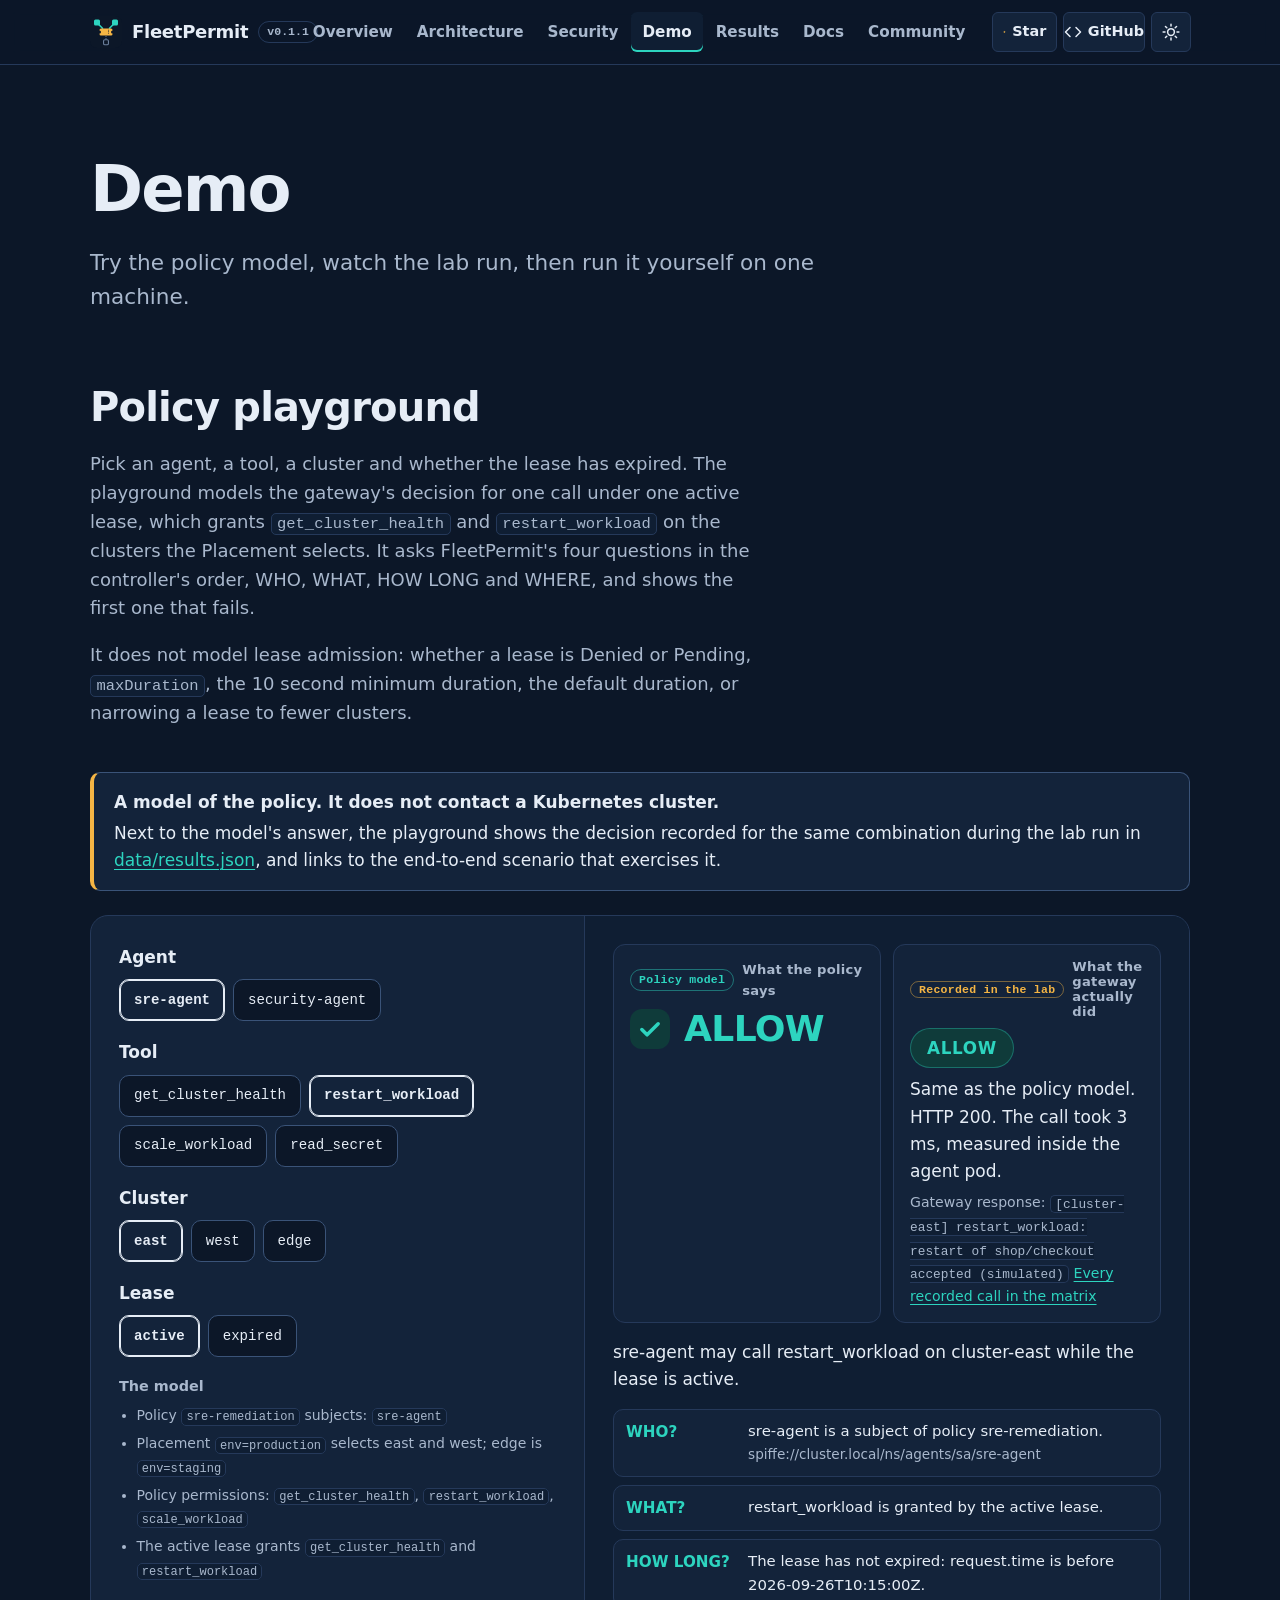
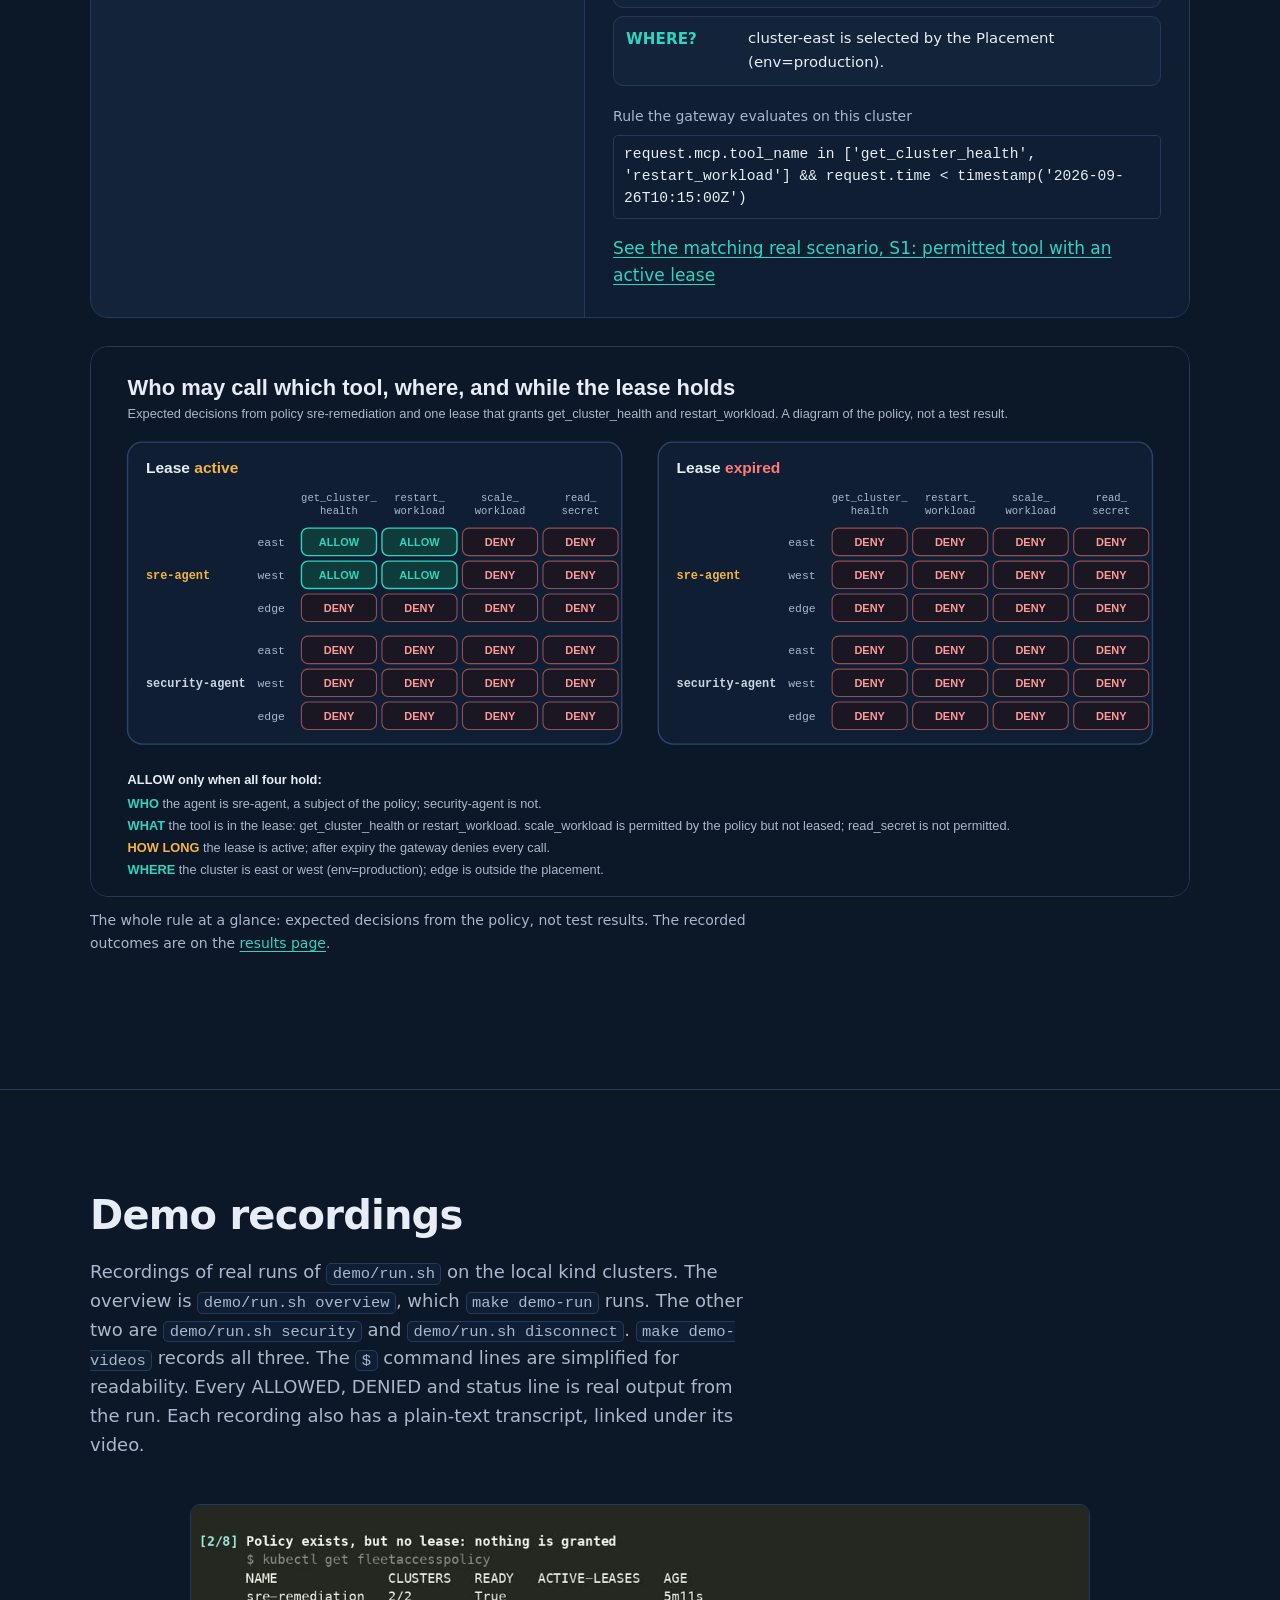
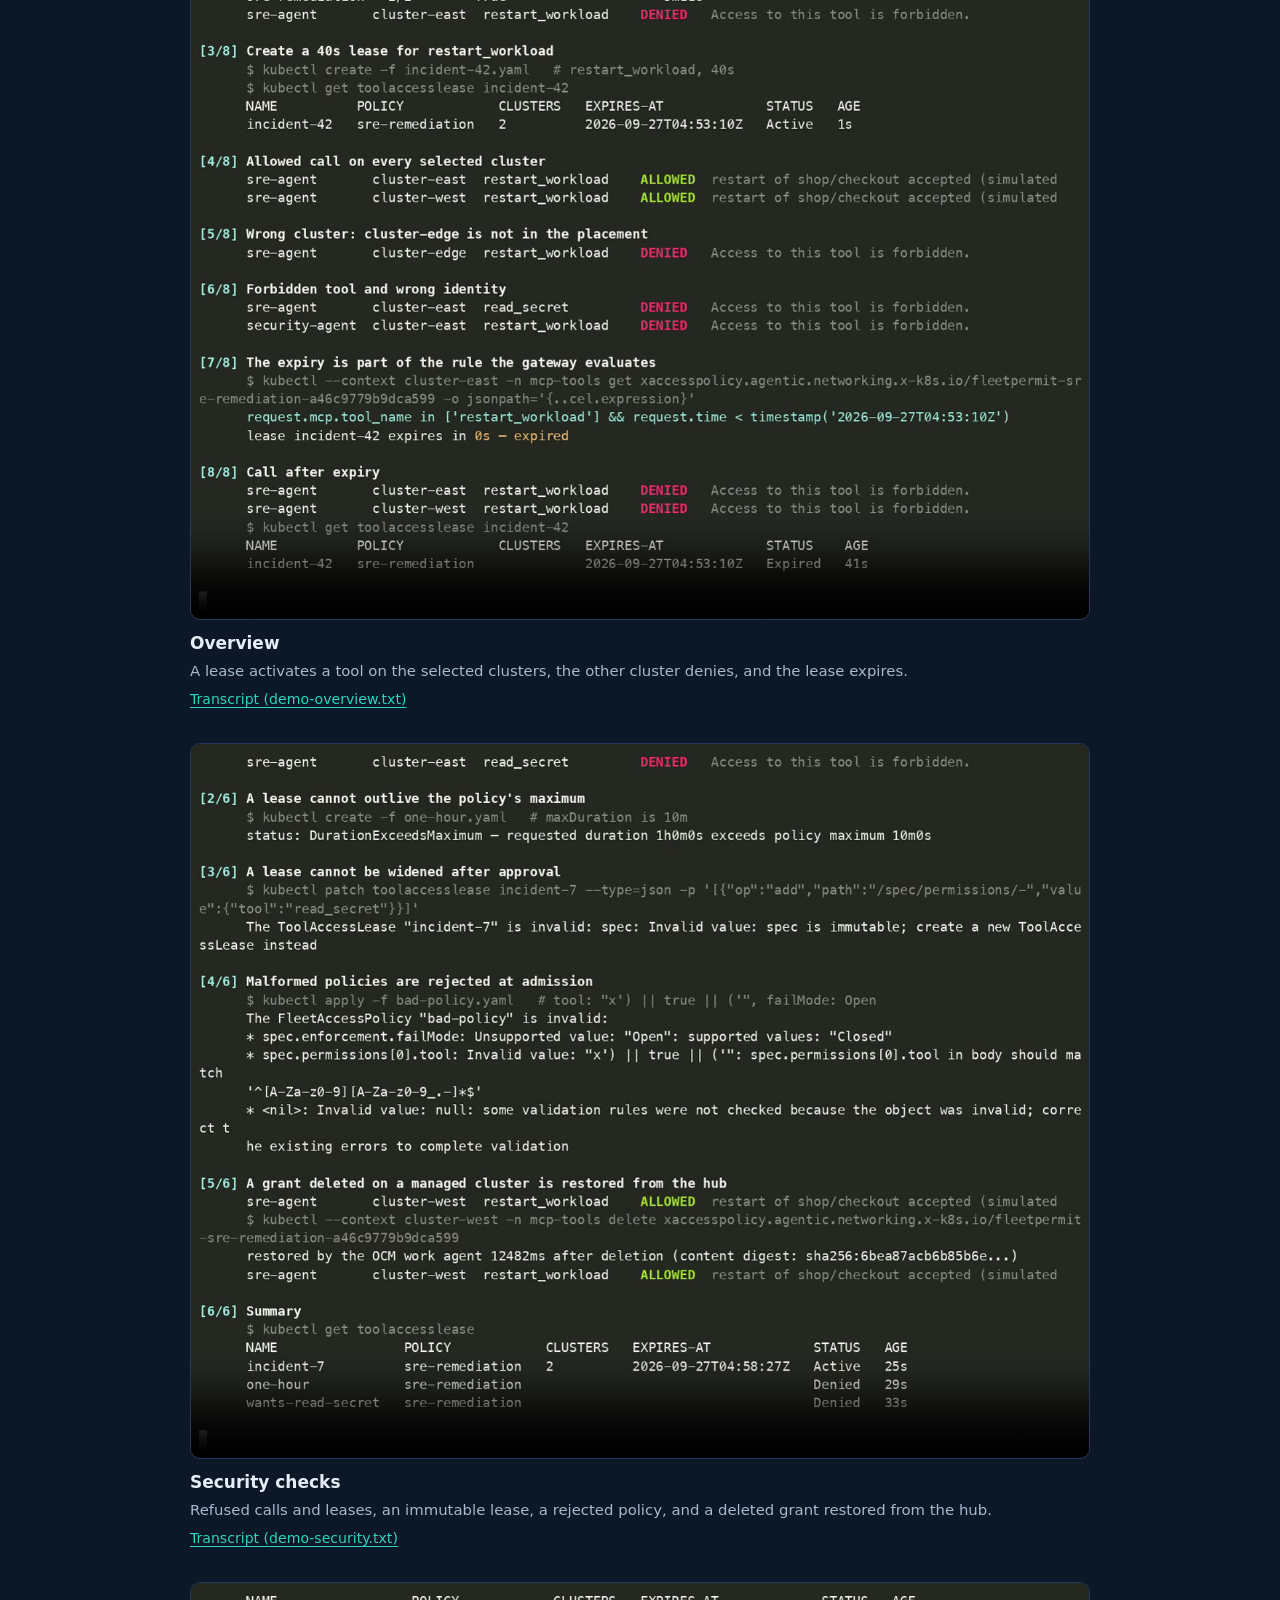
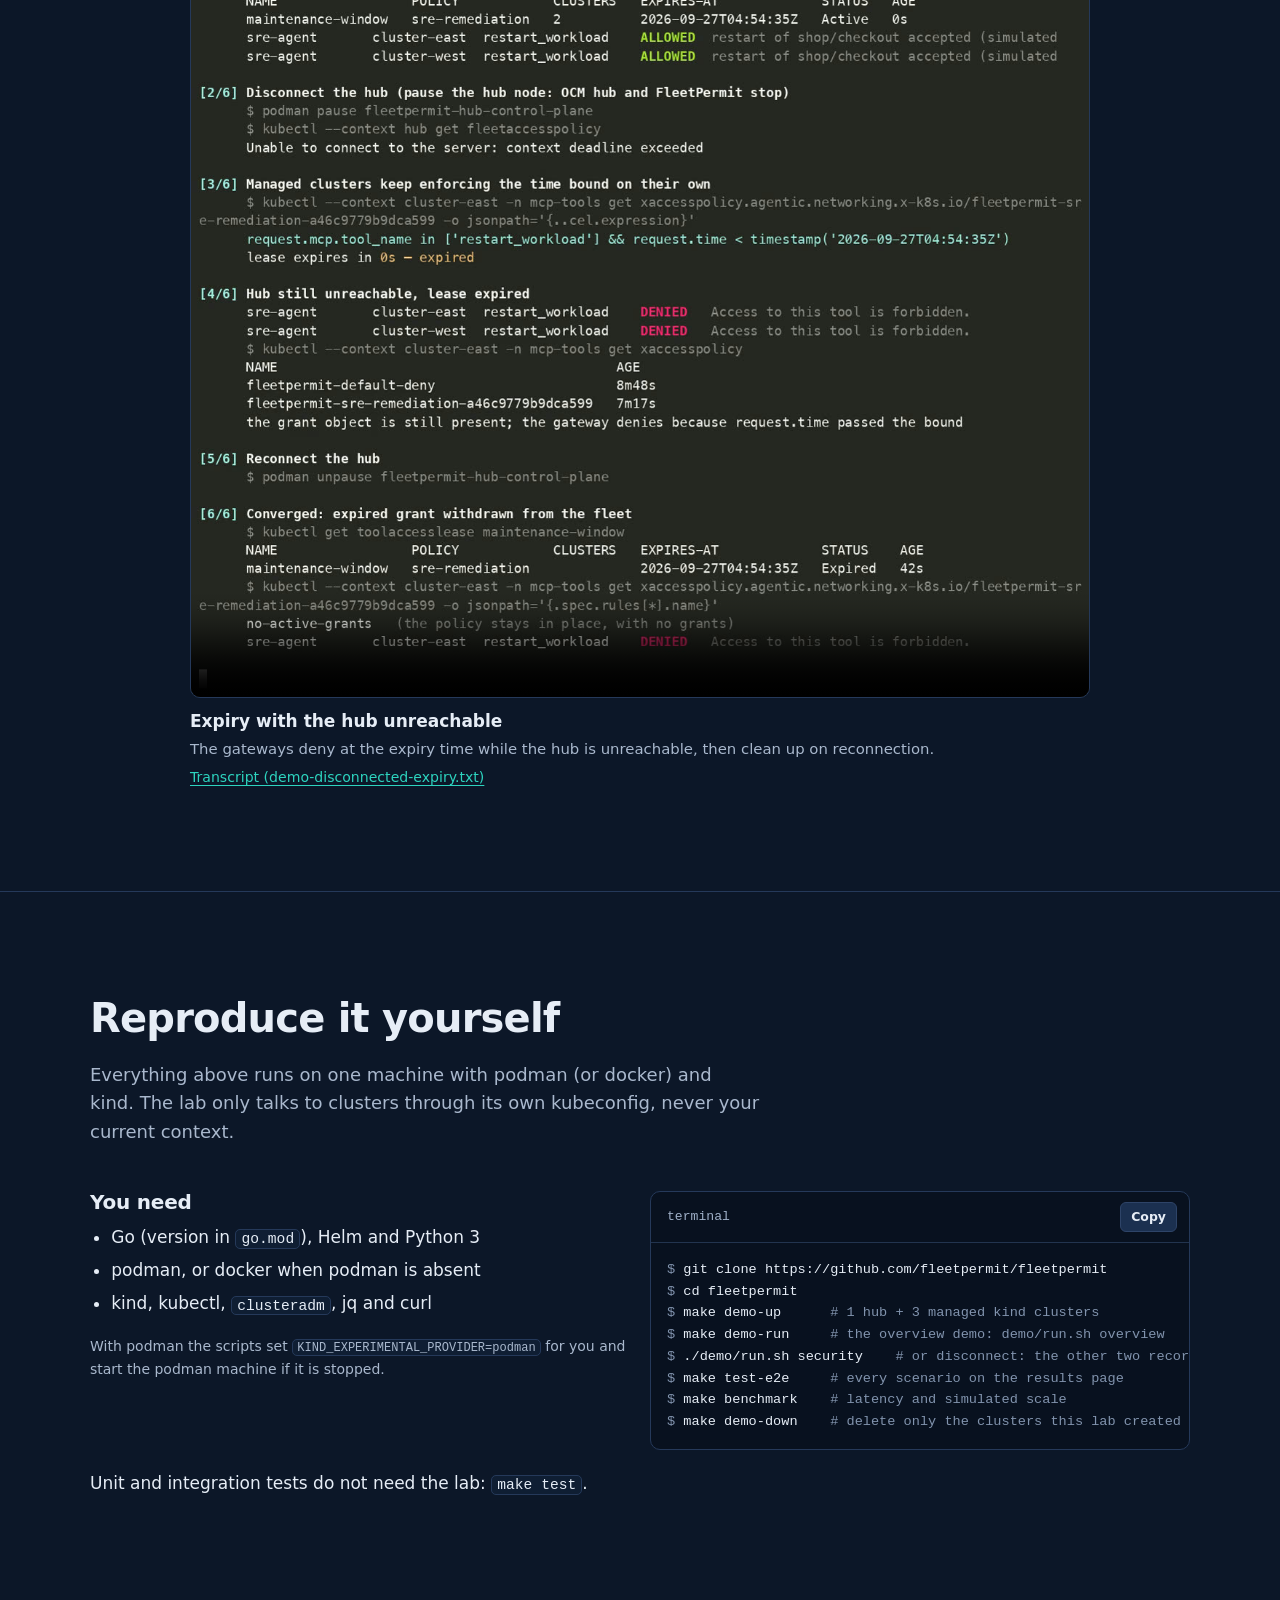
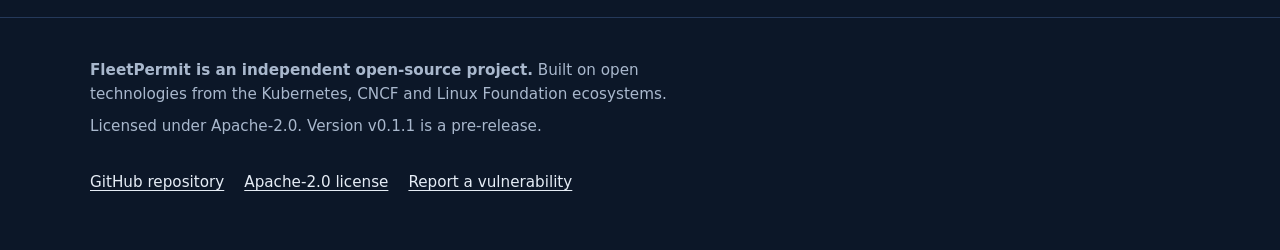
<file: demo.html>
<!doctype html>
<html lang="en" class="no-js">
<head>
<meta charset="utf-8">
<meta name="viewport" content="width=device-width, initial-scale=1">
<title>Demo and policy playground | FleetPermit</title>
<meta name="description" content="Try the FleetPermit policy model in an interactive playground, watch the demo recordings, and reproduce the lab yourself.">
<meta name="color-scheme" content="dark light">
<meta name="theme-color" content="#0c1728">
<link rel="icon" href="assets/img/logo-mark.svg" type="image/svg+xml">
<link rel="apple-touch-icon" href="assets/img/avatar-512.png">
<link rel="stylesheet" href="assets/css/site.css?v=dd57e0b890">
<meta property="og:type" content="website">
<meta property="og:site_name" content="FleetPermit">
<meta property="og:title" content="Demo and policy playground | FleetPermit">
<meta property="og:description" content="Try the FleetPermit policy model in an interactive playground, watch the demo recordings, and reproduce the lab yourself.">
<meta property="og:url" content="https://fleetpermit.github.io/demo.html">
<meta property="og:image" content="https://fleetpermit.github.io/assets/img/social-preview.png">
<meta name="twitter:card" content="summary_large_image">
<script>(function(){var d=document.documentElement,t='dark';d.className=d.className.replace('no-js','js');try{var s=localStorage.getItem('fp-theme');if(s==='light'||s==='dark')t=s;}catch(e){}d.setAttribute('data-theme',t);})();</script>
<script src="assets/js/site.js?v=cc30a89c8a" defer></script>
<script src="assets/js/playground.js?v=b2ab5bf0a8" defer></script>
</head>
<body>
<a class="skip-link" href="#main">Skip to content</a>
<header class="site-header">
  <div class="container header-inner">
    <a class="brand" href="index.html"><svg viewBox="0 0 64 64" aria-hidden="true" focusable="false"><rect width="64" height="64" rx="14" fill="#0C1728"/><g stroke="#2DD4BF" stroke-width="3.2" stroke-linecap="round"><line x1="25" y1="24.5" x2="16.5" y2="16"/><line x1="39" y1="24.5" x2="47.5" y2="16"/></g><line x1="32" y1="41" x2="32" y2="45.5" stroke="#6B7F9C" stroke-width="2.4" stroke-linecap="round" stroke-dasharray="0.01 4.4"/><rect x="8" y="7" width="12" height="12" rx="3" fill="#2DD4BF"/><rect x="44" y="7" width="12" height="12" rx="3" fill="#2DD4BF"/><rect x="27.1" y="47.6" width="9.8" height="9.8" rx="2.6" fill="none" stroke="#6B7F9C" stroke-width="2.2"/><path d="M22 25H42A3 3 0 0 1 45 28V29A3 3 0 0 0 45 35V36A3 3 0 0 1 42 39H22A3 3 0 0 1 19 36V35A3 3 0 0 0 19 29V28A3 3 0 0 1 22 25Z" fill="#F5B544"/><line x1="37" y1="27.6" x2="37" y2="36.6" stroke="#0C1728" stroke-width="1.6" stroke-dasharray="1.6 1.4"/></svg><span>FleetPermit</span><span class="version">v0.1.1</span></a>
    <nav id="site-nav" class="site-nav" aria-label="Main">
      <ul>
        <li><a href="index.html">Overview</a></li>
        <li><a href="architecture.html">Architecture</a></li>
        <li><a href="security.html">Security</a></li>
        <li><a href="demo.html" aria-current="page">Demo</a></li>
        <li><a href="results.html">Results</a></li>
        <li><a href="docs.html">Docs</a></li>
        <li><a href="community.html">Community</a></li>
      </ul>
    </nav>
    <div class="header-actions">
      <a class="icon-btn star-btn" href="https://github.com/fleetpermit/fleetpermit" aria-label="Star FleetPermit on GitHub" title="Star FleetPermit on GitHub"><span class="star-g" aria-hidden="true"><svg class="star-ico" width="18" height="18" viewBox="0 0 24 24" focusable="false"><path d="M12 2.6l2.8 5.8 6.3.9-4.6 4.4 1.1 6.3L12 17l-5.6 3 1.1-6.3-4.6-4.4 6.3-.9z"/></svg></span><span class="star-label">Star</span></a>
      <a class="icon-btn gh-btn" href="https://github.com/fleetpermit/fleetpermit"><svg viewBox="0 0 24 24" aria-hidden="true" focusable="false" fill="none" stroke="currentColor" stroke-width="2" stroke-linecap="round" stroke-linejoin="round"><polyline points="16 18 22 12 16 6"/><polyline points="8 6 2 12 8 18"/></svg><span class="gh-label">GitHub</span><span class="visually-hidden"> repository</span></a>
      <button class="icon-btn theme-toggle" type="button" aria-label="Switch theme"><svg class="icon-moon" viewBox="0 0 24 24" aria-hidden="true" focusable="false" fill="none" stroke="currentColor" stroke-width="2" stroke-linecap="round" stroke-linejoin="round"><path d="M21 12.8A9 9 0 1 1 11.2 3a7 7 0 0 0 9.8 9.8z"/></svg><svg class="icon-sun" viewBox="0 0 24 24" aria-hidden="true" focusable="false" fill="none" stroke="currentColor" stroke-width="2" stroke-linecap="round" stroke-linejoin="round"><circle cx="12" cy="12" r="4.5"/><path d="M12 1.5v2.5M12 20v2.5M4.6 4.6l1.8 1.8M17.6 17.6l1.8 1.8M1.5 12H4M20 12h2.5M4.6 19.4l1.8-1.8M17.6 6.4l1.8-1.8"/></svg></button>
      <button class="icon-btn menu-toggle" type="button" aria-expanded="false" aria-controls="site-nav"><svg viewBox="0 0 24 24" aria-hidden="true" focusable="false" fill="none" stroke="currentColor" stroke-width="2" stroke-linecap="round"><path d="M4 7h16M4 12h16M4 17h16"/></svg><span class="menu-label">Menu</span></button>
    </div>
  </div>
</header>
<main id="main">
  <div class="container">
    <header class="page-head">
      <h1>Demo</h1>
      <p class="lede">Try the policy model, watch the lab run, then run it yourself on one machine.</p>
    </header>
  </div>

  <section class="section" id="playground" aria-labelledby="pg-title" style="padding-top:8px">
    <div class="container">
      <div class="section-head">
        <h2 id="pg-title">Policy playground</h2>
        <p>Pick an agent, a tool, a cluster and whether the lease has expired. The playground models the gateway's decision for one call under one active lease, which grants <code>get_cluster_health</code> and <code>restart_workload</code> on the clusters the Placement selects. It asks FleetPermit's four questions in the controller's order, WHO, WHAT, HOW LONG and WHERE, and shows the first one that fails.</p>
        <p>It does not model lease admission: whether a lease is Denied or Pending, <code>maxDuration</code>, the 10 second minimum duration, the default duration, or narrowing a lease to fewer clusters.</p>
      </div>
      <p class="callout"><strong>A model of the policy. It does not contact a Kubernetes cluster.</strong>Next to the model's answer, the playground shows the decision recorded for the same combination during the lab run in <a href="data/results.json">data/results.json</a>, and links to the end-to-end scenario that exercises it.</p>

      <div class="playground">
        <form class="pg-form" id="pg-form" aria-describedby="pg-model">
          <fieldset>
            <legend>Agent</legend>
            <div class="seg">
              <label><input type="radio" name="agent" value="sre-agent" checked><span>sre-agent</span></label>
              <label><input type="radio" name="agent" value="security-agent"><span>security-agent</span></label>
            </div>
          </fieldset>
          <fieldset>
            <legend>Tool</legend>
            <div class="seg">
              <label><input type="radio" name="tool" value="get_cluster_health"><span>get_cluster_health</span></label>
              <label><input type="radio" name="tool" value="restart_workload" checked><span>restart_workload</span></label>
              <label><input type="radio" name="tool" value="scale_workload"><span>scale_workload</span></label>
              <label><input type="radio" name="tool" value="read_secret"><span>read_secret</span></label>
            </div>
          </fieldset>
          <fieldset>
            <legend>Cluster</legend>
            <div class="seg">
              <label><input type="radio" name="cluster" value="cluster-east" checked><span>east</span></label>
              <label><input type="radio" name="cluster" value="cluster-west"><span>west</span></label>
              <label><input type="radio" name="cluster" value="cluster-edge"><span>edge</span></label>
            </div>
          </fieldset>
          <fieldset>
            <legend>Lease</legend>
            <div class="seg">
              <label><input type="radio" name="lease" value="active" checked><span>active</span></label>
              <label><input type="radio" name="lease" value="expired"><span>expired</span></label>
            </div>
          </fieldset>
          <div class="pg-model" id="pg-model">
            <p style="margin-bottom:6px"><strong>The model</strong></p>
            <ul class="small" style="margin:0">
              <li>Policy <code>sre-remediation</code> subjects: <code>sre-agent</code></li>
              <li>Placement <code>env=production</code> selects east and west; edge is <code>env=staging</code></li>
              <li>Policy permissions: <code>get_cluster_health</code>, <code>restart_workload</code>, <code>scale_workload</code></li>
              <li>The active lease grants <code>get_cluster_health</code> and <code>restart_workload</code></li>
            </ul>
          </div>
        </form>

        <div class="pg-result" id="pg-result">
          <div class="pg-compare">
            <div class="pg-side pg-model-side">
              <p class="pg-model-head"><span class="tag-model">Policy model</span>What the policy says</p>
              <div class="verdict allow" id="pg-verdict">
                <span class="mark" aria-hidden="true"><svg viewBox="0 0 24 24" fill="none" stroke="currentColor" stroke-width="3" stroke-linecap="round" stroke-linejoin="round"><path d="M5 12.5l4.5 4.5L19 7.5"/></svg></span>
                <span id="pg-verdict-text">ALLOW</span>
              </div>
            </div>
            <section class="pg-recorded pg-side" id="pg-recorded" aria-labelledby="pg-rec-h" hidden>
              <h3 id="pg-rec-h"><span class="tag-rec">Recorded in the lab</span>What the gateway actually did</h3>
              <p class="rec-line" id="pg-rec-line"></p>
              <p class="rec-detail" id="pg-rec-detail"></p>
            </section>
          </div>
          <p id="pg-summary" style="margin:0" aria-live="polite">sre-agent may call restart_workload on cluster-east while the lease is active.</p>
          <ol class="checks" id="pg-checks" aria-label="Checks in order">
            <li class="ok"><span class="q">WHO?</span><span class="detail">sre-agent is a subject of the policy.</span></li>
            <li class="ok"><span class="q">WHAT?</span><span class="detail">restart_workload is granted by the active lease.</span></li>
            <li class="ok"><span class="q">HOW LONG?</span><span class="detail">The lease has not expired.</span></li>
            <li class="ok"><span class="q">WHERE?</span><span class="detail">cluster-east is selected by the Placement.</span></li>
          </ol>
          <p style="margin:0" id="pg-rule-wrap"><span class="small muted">Rule the gateway evaluates on this cluster</span><br><code id="pg-rule">request.mcp.tool_name in ['get_cluster_health', 'restart_workload'] &amp;&amp; request.time &lt; timestamp('2026-09-26T10:15:00Z')</code></p>
          <p style="margin:0"><a id="pg-link" href="results.html#S1">See the matching real scenario: S1</a></p>
        </div>
      </div>
      <figure class="figure" style="margin-top:28px">
        <div class="fig-scroll fig-dense" data-label="Decision matrix diagram, scrolls sideways"><img src="assets/img/decision-matrix.svg" width="1200" height="600" loading="lazy" alt="The whole rule as two grids of 2 agents by 3 clusters by 4 tools. With the lease active, only sre-agent calling get_cluster_health or restart_workload on cluster-east or cluster-west is allowed; every other combination is denied. With the lease expired, every combination is denied."></div>
        <a class="fig-open" href="assets/img/decision-matrix.svg">Open the decision matrix diagram at full size</a>
        <figcaption>The whole rule at a glance: expected decisions from the policy, not test results. The recorded outcomes are on the <a href="results.html#outcomes">results page</a>.</figcaption>
      </figure>
      <noscript><p class="state" style="margin-top:16px">The playground needs JavaScript. The rule: ALLOW only when the agent is sre-agent, the cluster is east or west, the tool is get_cluster_health or restart_workload, and the lease is active.</p></noscript>
    </div>
  </section>

  <section class="section" id="videos" aria-labelledby="video-title">
    <div class="container">
      <div class="section-head">
        <h2 id="video-title">Demo recordings</h2>
        <p>Recordings of real runs of <code>demo/run.sh</code> on the local kind clusters. The overview is <code>demo/run.sh overview</code>, which <code>make demo-run</code> runs. The other two are <code>demo/run.sh security</code> and <code>demo/run.sh disconnect</code>. <code>make demo-videos</code> records all three. The <code>$</code> command lines are simplified for readability. Every ALLOWED, DENIED and status line is real output from the run. Each recording also has a plain-text transcript, linked under its video.</p>
      </div>
      <div class="video-grid">
        <figure class="video-card">
          <video data-optional controls preload="none" src="assets/video/demo-overview.mp4" poster="assets/video/demo-overview.jpg" aria-describedby="v1-cap"></video>
          <figcaption id="v1-cap"><strong>Overview</strong><span>A lease activates a tool on the selected clusters, the other cluster denies, and the lease expires.</span><a class="cast" href="https://github.com/fleetpermit/fleetpermit/blob/main/demo/recordings/demo-overview.txt">Transcript (demo-overview.txt)</a></figcaption>
        </figure>
        <figure class="video-card">
          <video data-optional controls preload="none" src="assets/video/demo-security.mp4" poster="assets/video/demo-security.jpg" aria-describedby="v2-cap"></video>
          <figcaption id="v2-cap"><strong>Security checks</strong><span>Refused calls and leases, an immutable lease, a rejected policy, and a deleted grant restored from the hub.</span><a class="cast" href="https://github.com/fleetpermit/fleetpermit/blob/main/demo/recordings/demo-security.txt">Transcript (demo-security.txt)</a></figcaption>
        </figure>
        <figure class="video-card">
          <video data-optional controls preload="none" src="assets/video/demo-disconnected-expiry.mp4" poster="assets/video/demo-disconnected-expiry.jpg" aria-describedby="v3-cap"></video>
          <figcaption id="v3-cap"><strong>Expiry with the hub unreachable</strong><span>The gateways deny at the expiry time while the hub is unreachable, then clean up on reconnection.</span><a class="cast" href="https://github.com/fleetpermit/fleetpermit/blob/main/demo/recordings/demo-disconnected-expiry.txt">Transcript (demo-disconnected-expiry.txt)</a></figcaption>
        </figure>
      </div>
    </div>
  </section>

  <section class="section" id="reproduce" aria-labelledby="repro-title">
    <div class="container">
      <div class="section-head">
        <h2 id="repro-title">Reproduce it yourself</h2>
        <p>Everything above runs on one machine with podman (or docker) and kind. The lab only talks to clusters through its own kubeconfig, never your current context.</p>
      </div>
      <div class="two-col">
        <div>
          <h3>You need</h3>
          <ul>
            <li>Go (version in <code>go.mod</code>), Helm and Python 3</li>
            <li>podman, or docker when podman is absent</li>
            <li>kind, kubectl, <code>clusteradm</code>, jq and curl</li>
          </ul>
          <p class="small muted">With podman the scripts set <code>KIND_EXPERIMENTAL_PROVIDER=podman</code> for you and start the podman machine if it is stopped.</p>
        </div>
        <div class="code-block" data-commands-only>
          <div class="code-title" data-label="reproduction commands">terminal</div>
          <pre><code><span class="tok-p">$ </span>git clone https://github.com/fleetpermit/fleetpermit
<span class="tok-p">$ </span>cd fleetpermit
<span class="tok-p">$ </span>make demo-up      <span class="tok-c"># 1 hub + 3 managed kind clusters</span>
<span class="tok-p">$ </span>make demo-run     <span class="tok-c"># the overview demo: demo/run.sh overview</span>
<span class="tok-p">$ </span>./demo/run.sh security    <span class="tok-c"># or disconnect: the other two recordings</span>
<span class="tok-p">$ </span>make test-e2e     <span class="tok-c"># every scenario on the results page</span>
<span class="tok-p">$ </span>make benchmark    <span class="tok-c"># latency and simulated scale</span>
<span class="tok-p">$ </span>make demo-down    <span class="tok-c"># delete only the clusters this lab created</span></code></pre>
        </div>
      </div>
      <p>Unit and integration tests do not need the lab: <code>make test</code>.</p>
    </div>
  </section>
</main>
<footer class="site-footer">
  <div class="container footer-grid">
    <div>
      <p><strong>FleetPermit is an independent open-source project.</strong> Built on open technologies from the Kubernetes, CNCF and Linux Foundation ecosystems.</p>
      <p>Licensed under Apache-2.0. Version v0.1.1 is a pre-release.</p>
    </div>
    <ul class="footer-links" aria-label="Project links">
      <li><a href="https://github.com/fleetpermit/fleetpermit">GitHub repository</a></li>
      <li><a href="https://github.com/fleetpermit/fleetpermit/blob/main/LICENSE">Apache-2.0 license</a></li>
      <li><a href="community.html#security">Report a vulnerability</a></li>
    </ul>
  </div>
</footer>
<div id="live-status" class="visually-hidden" aria-live="polite"></div>
</body>
</html>
</file>
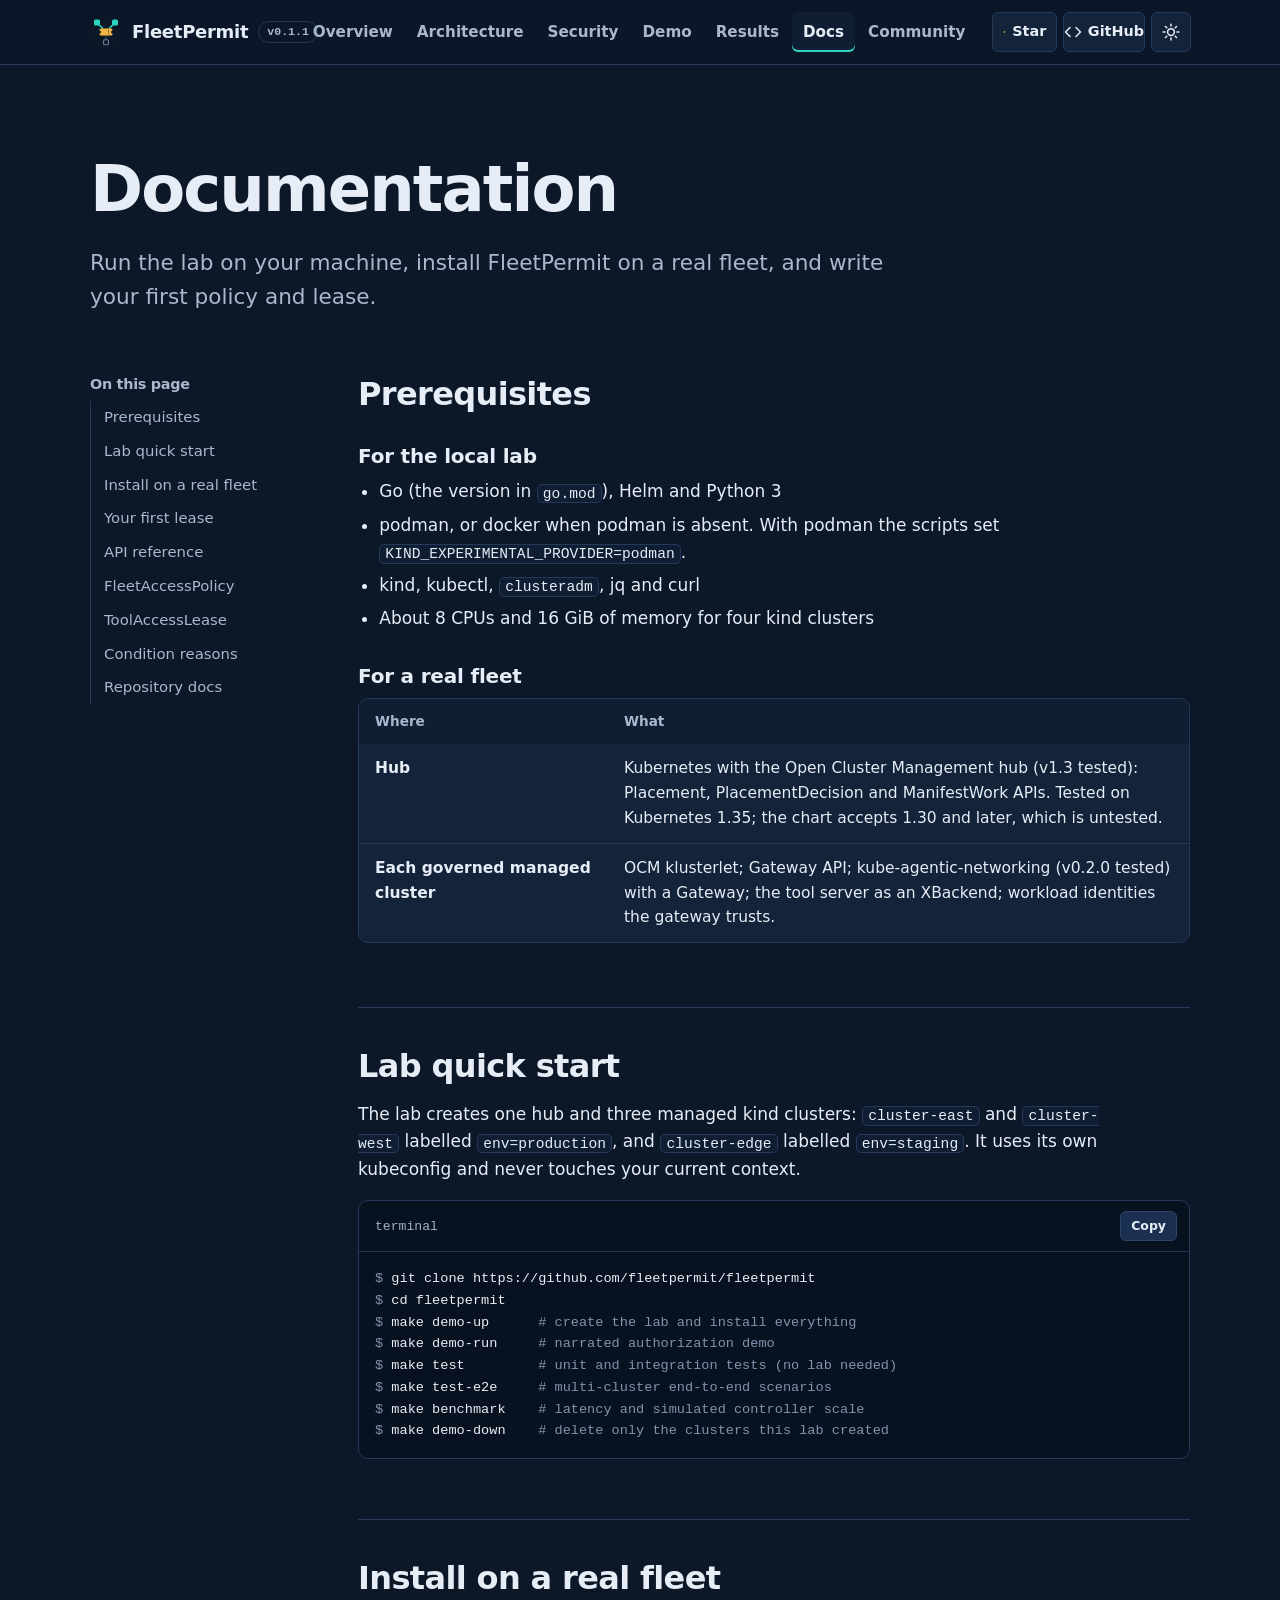
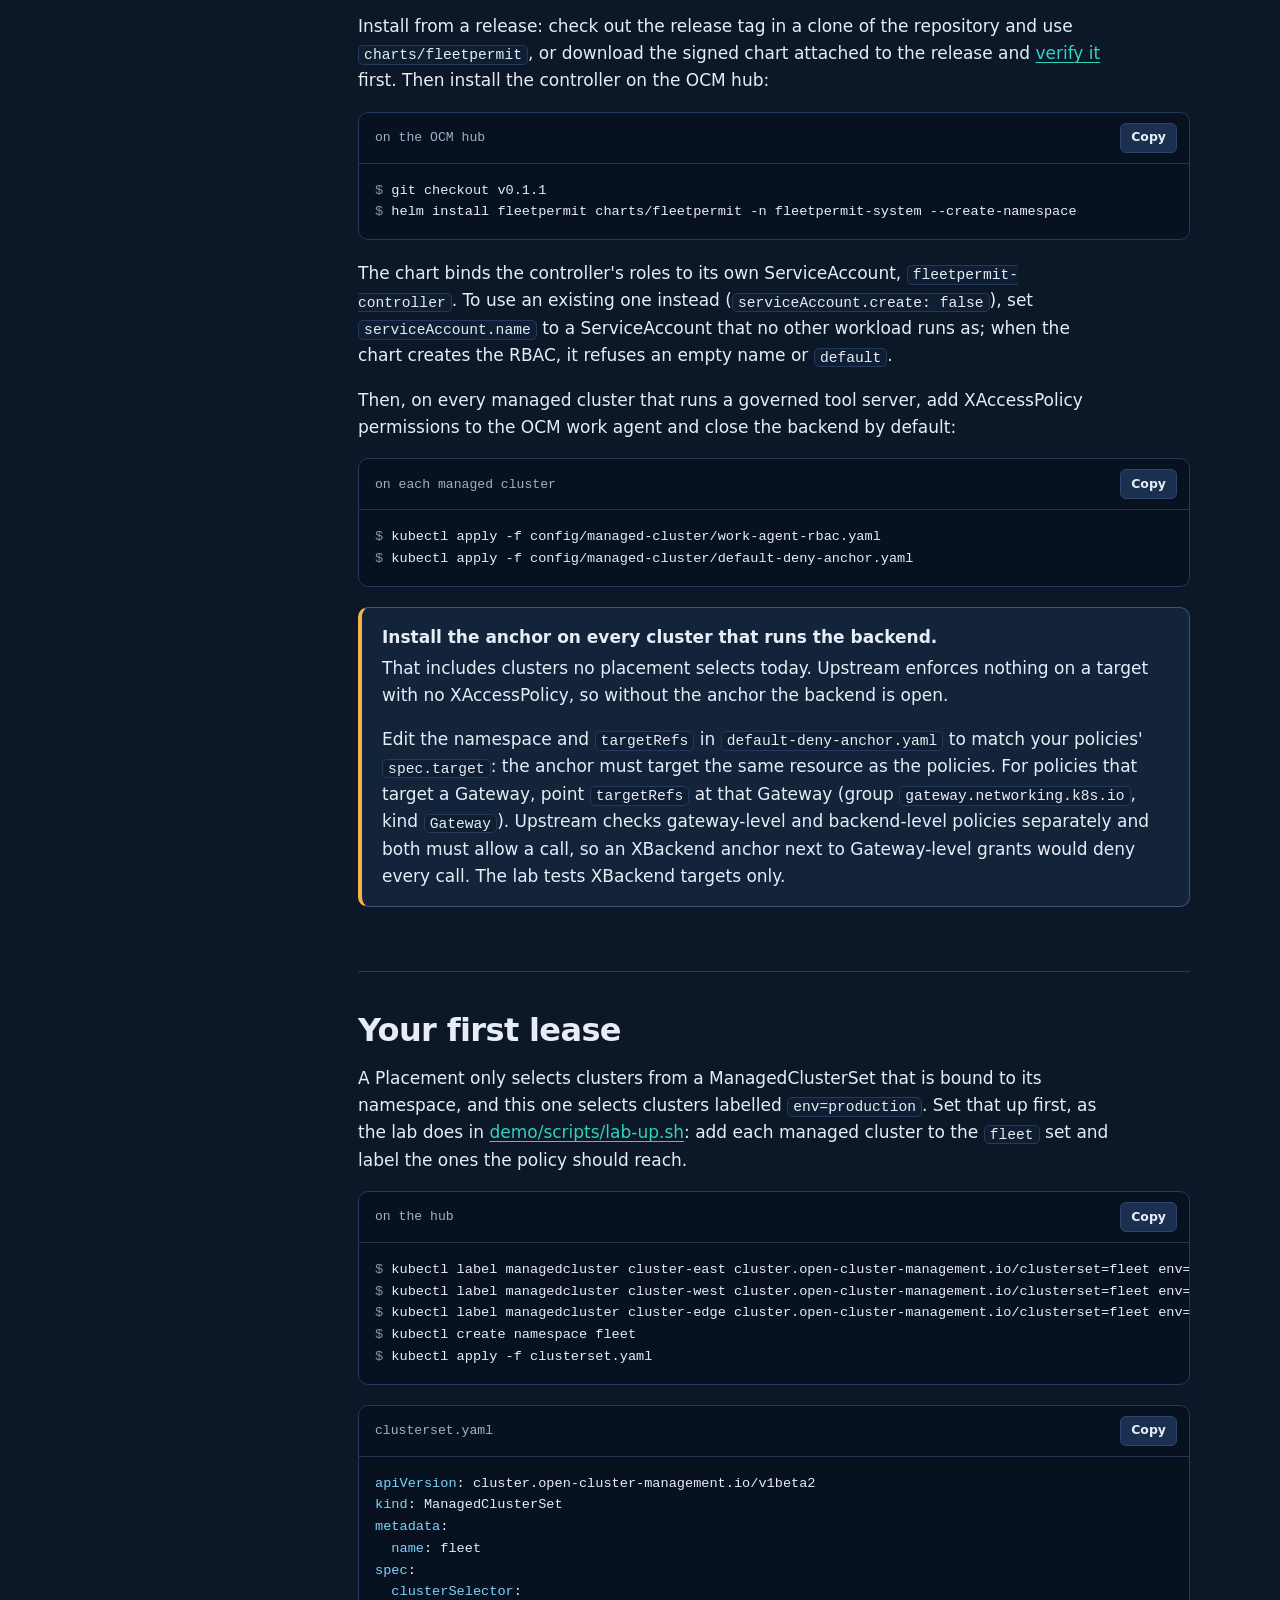
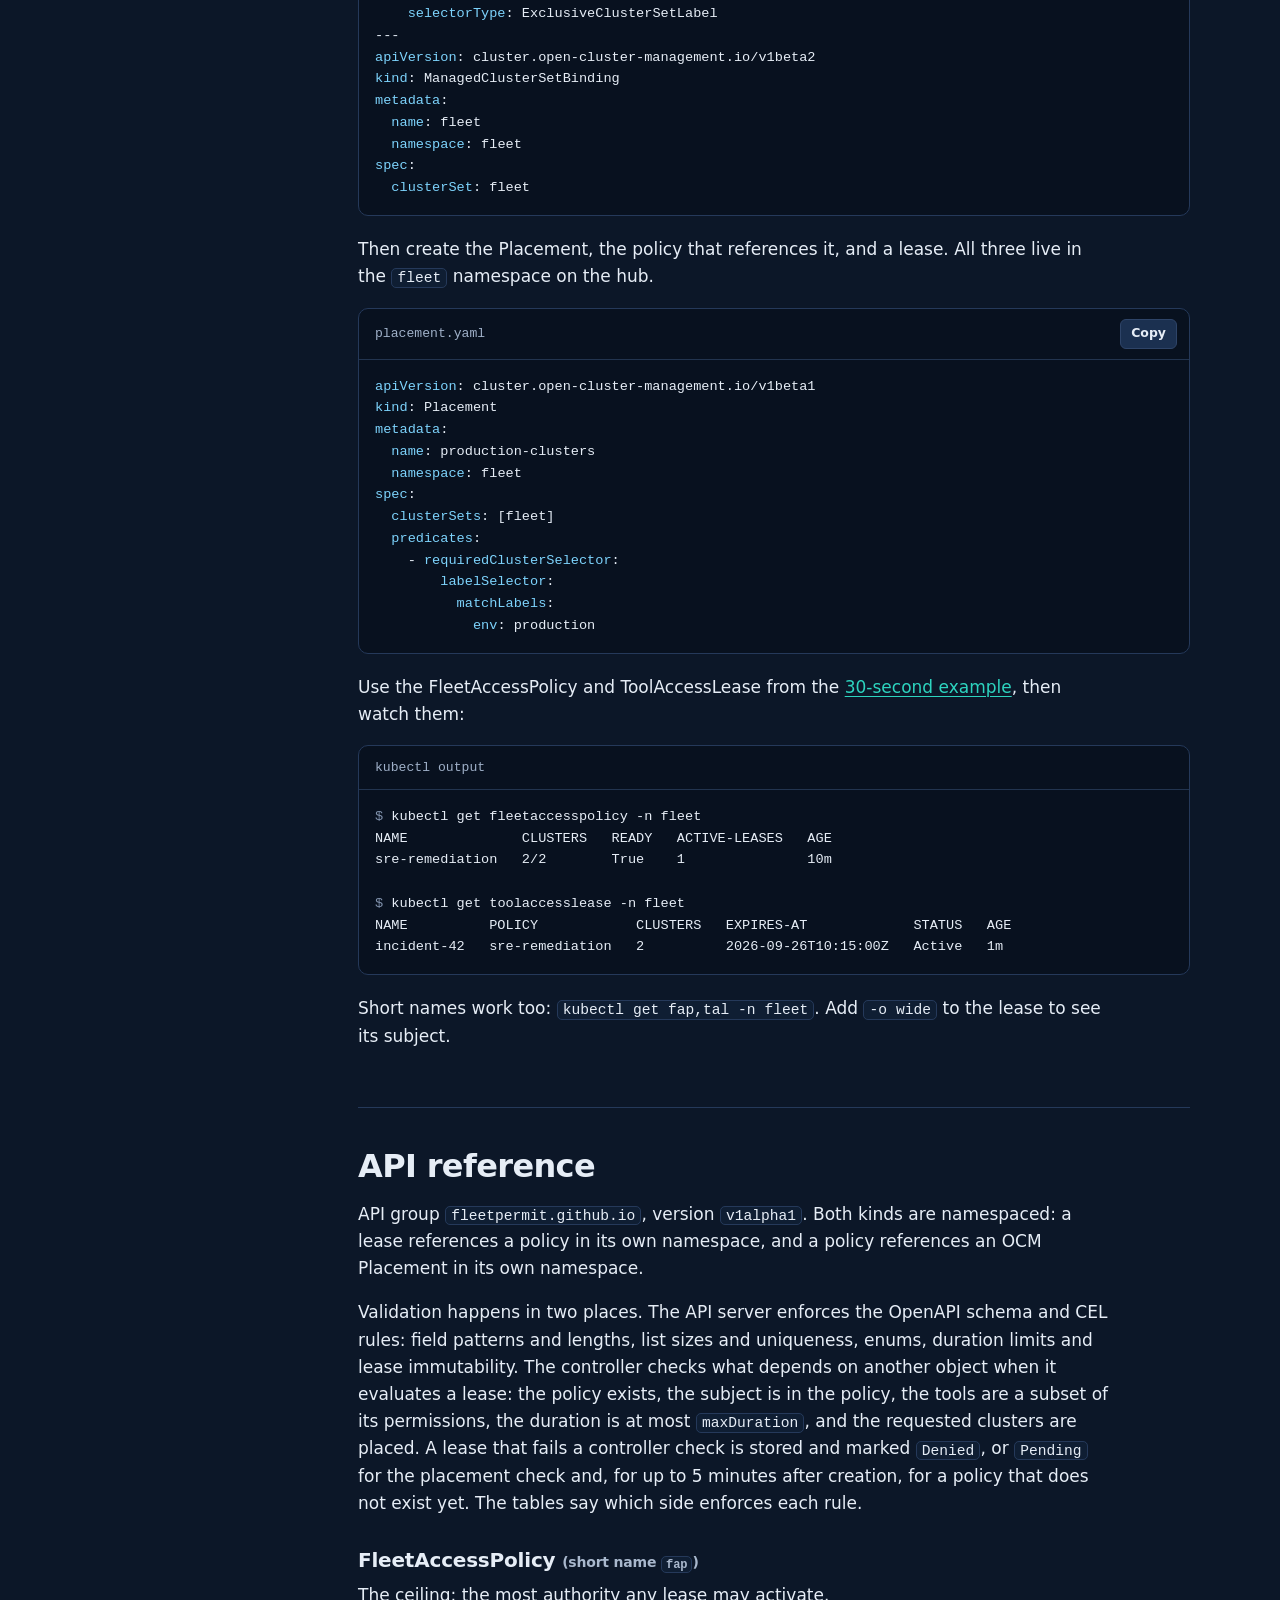
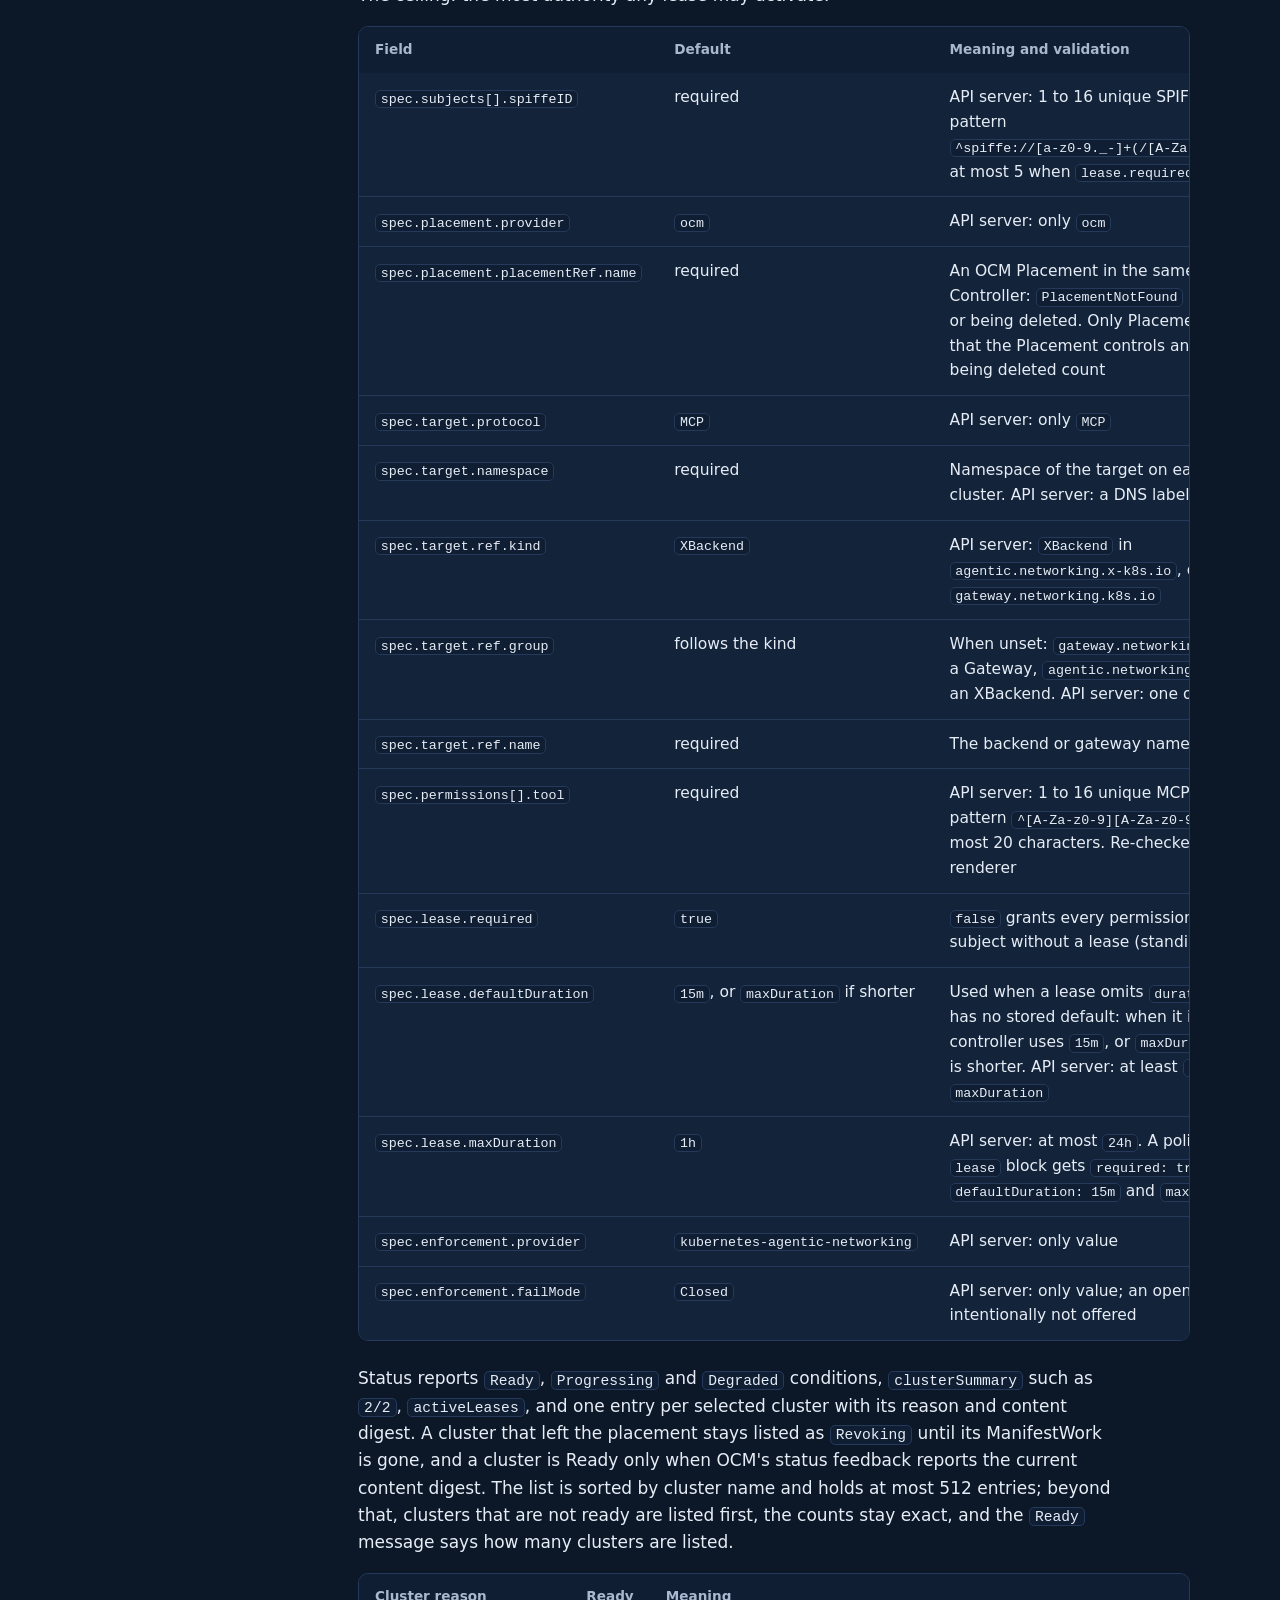
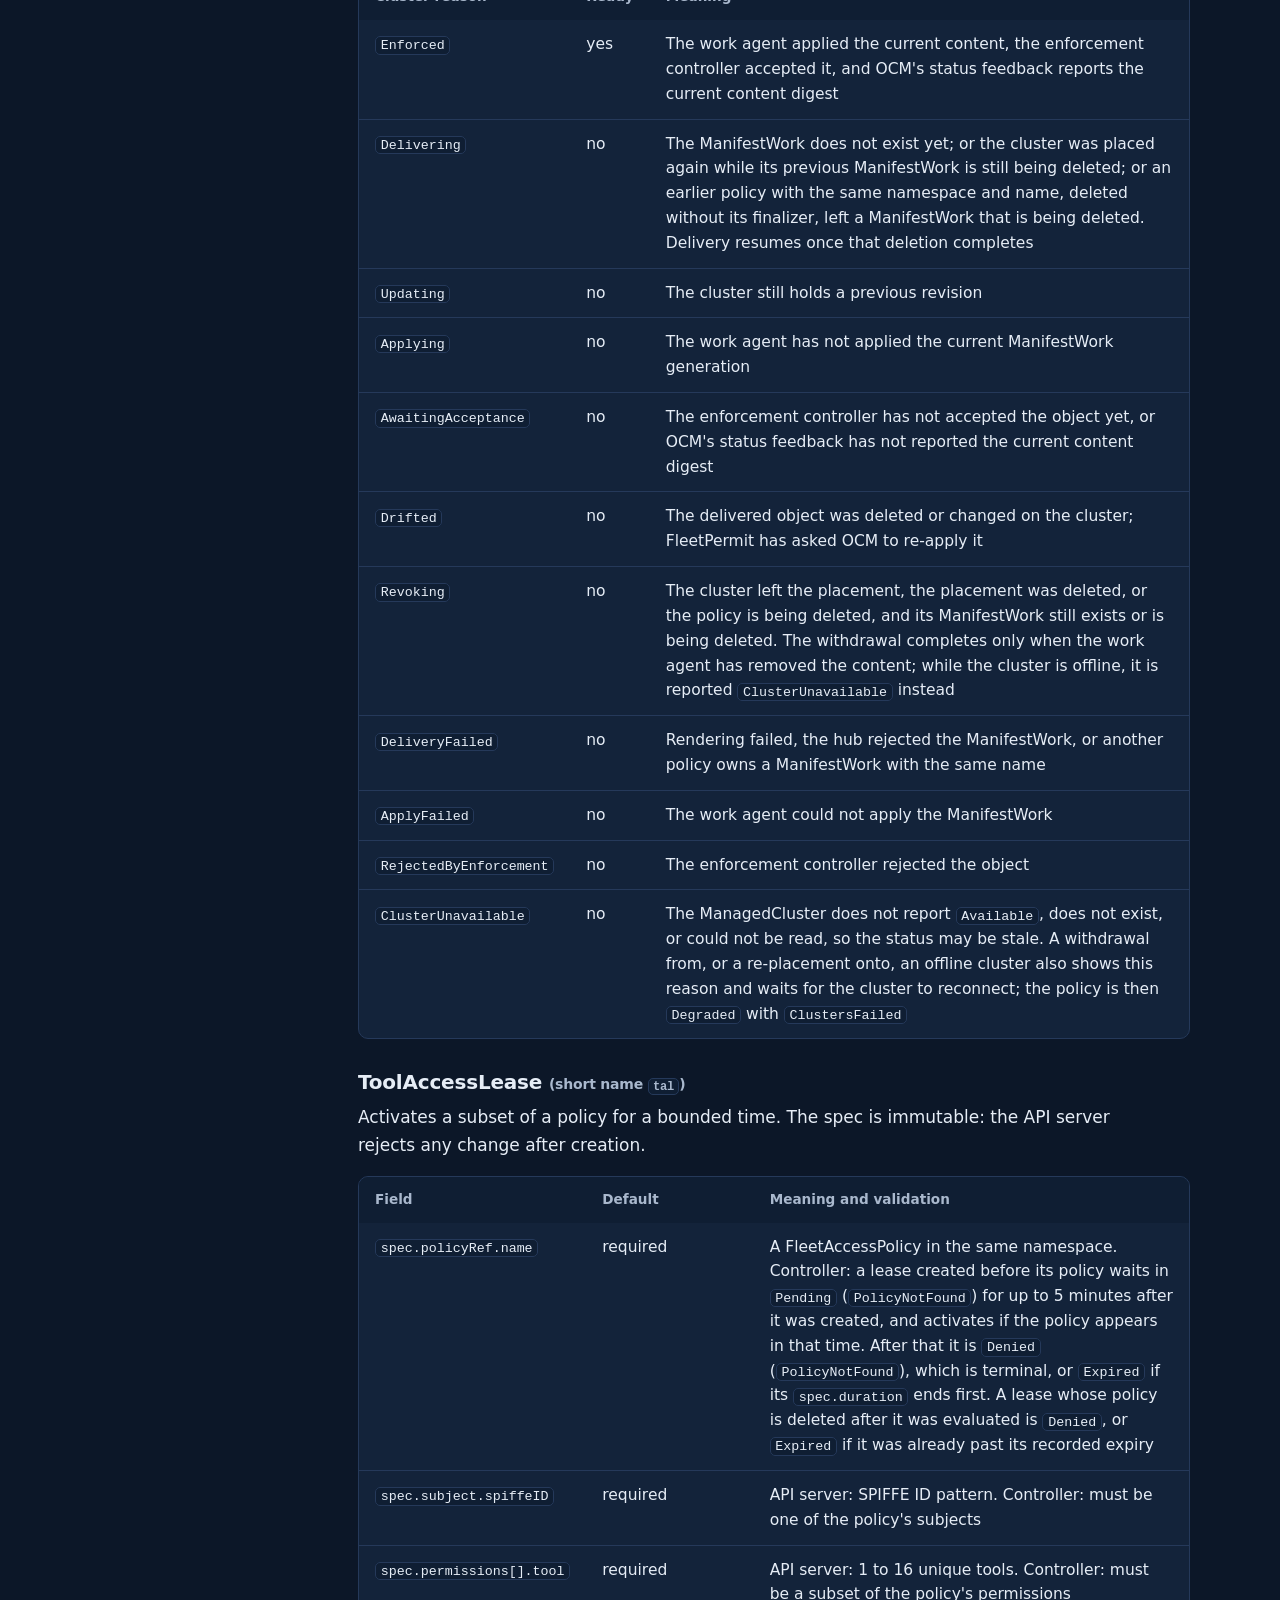
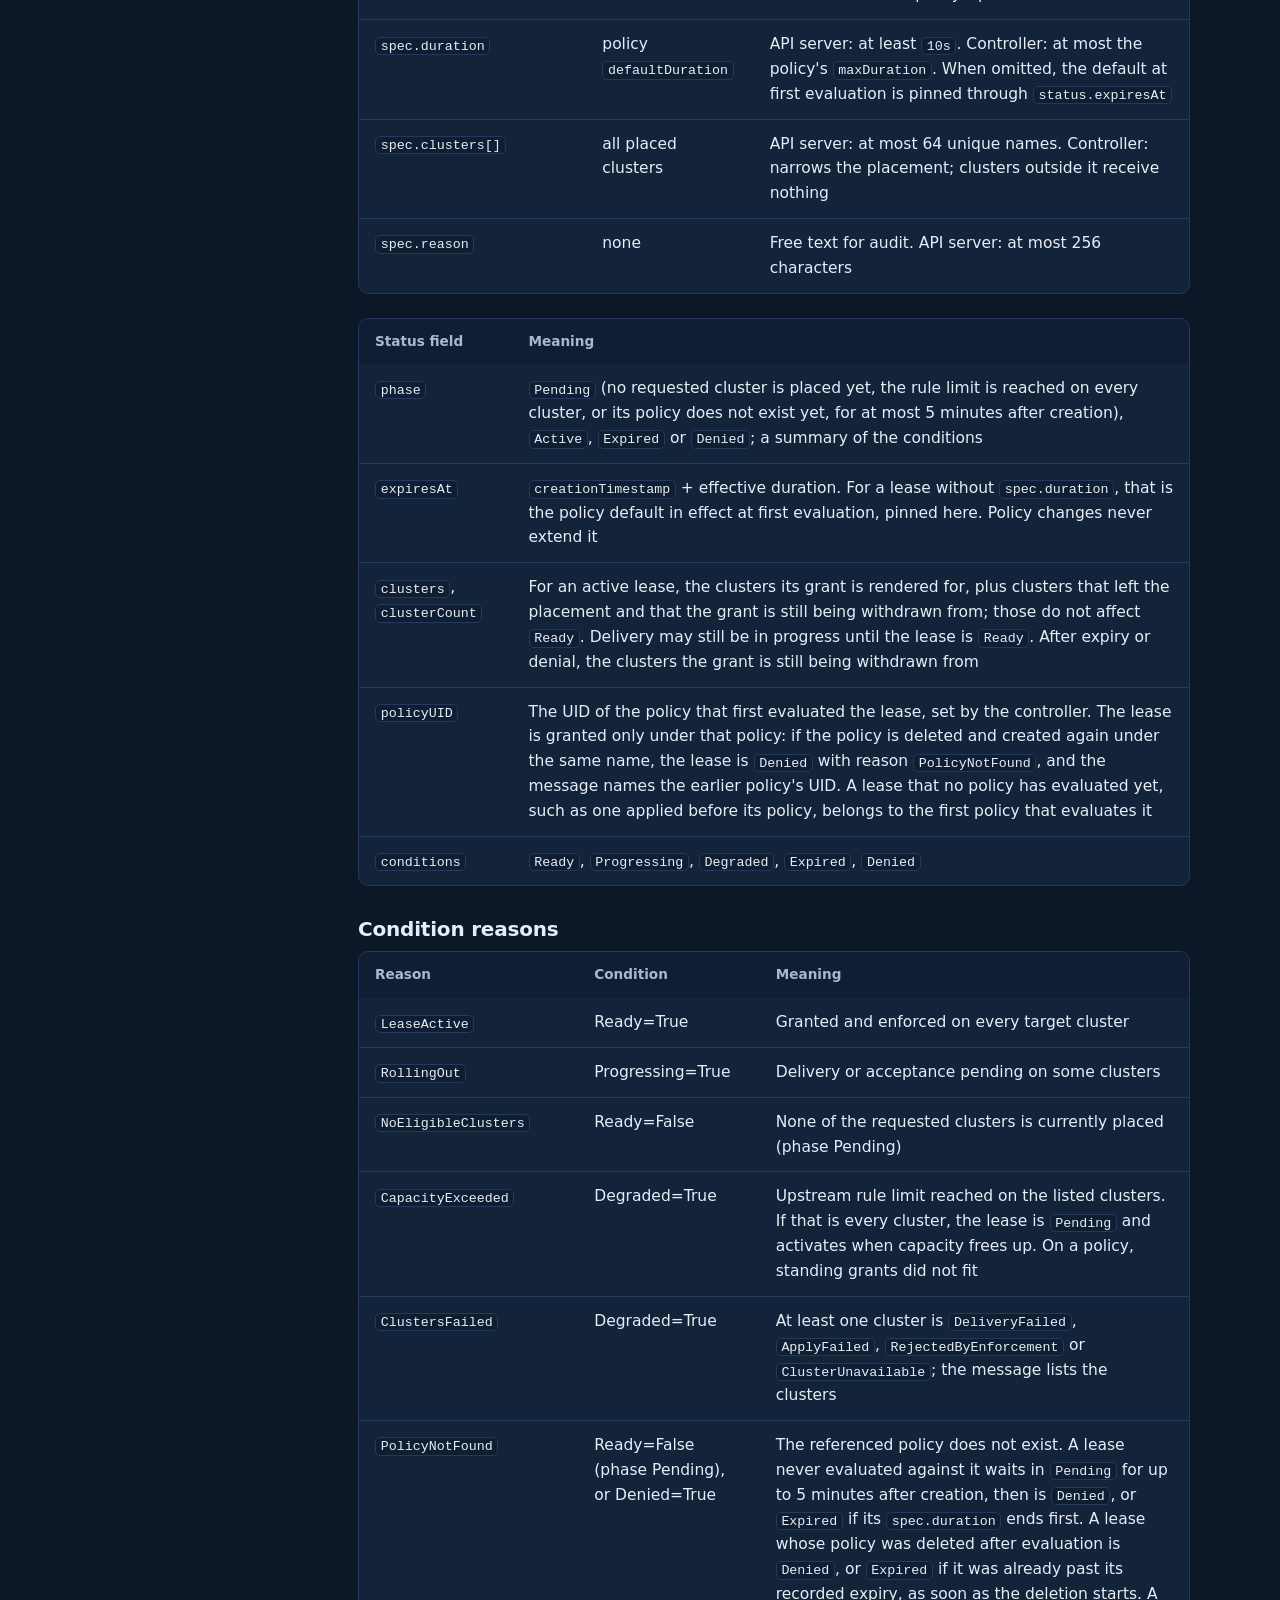
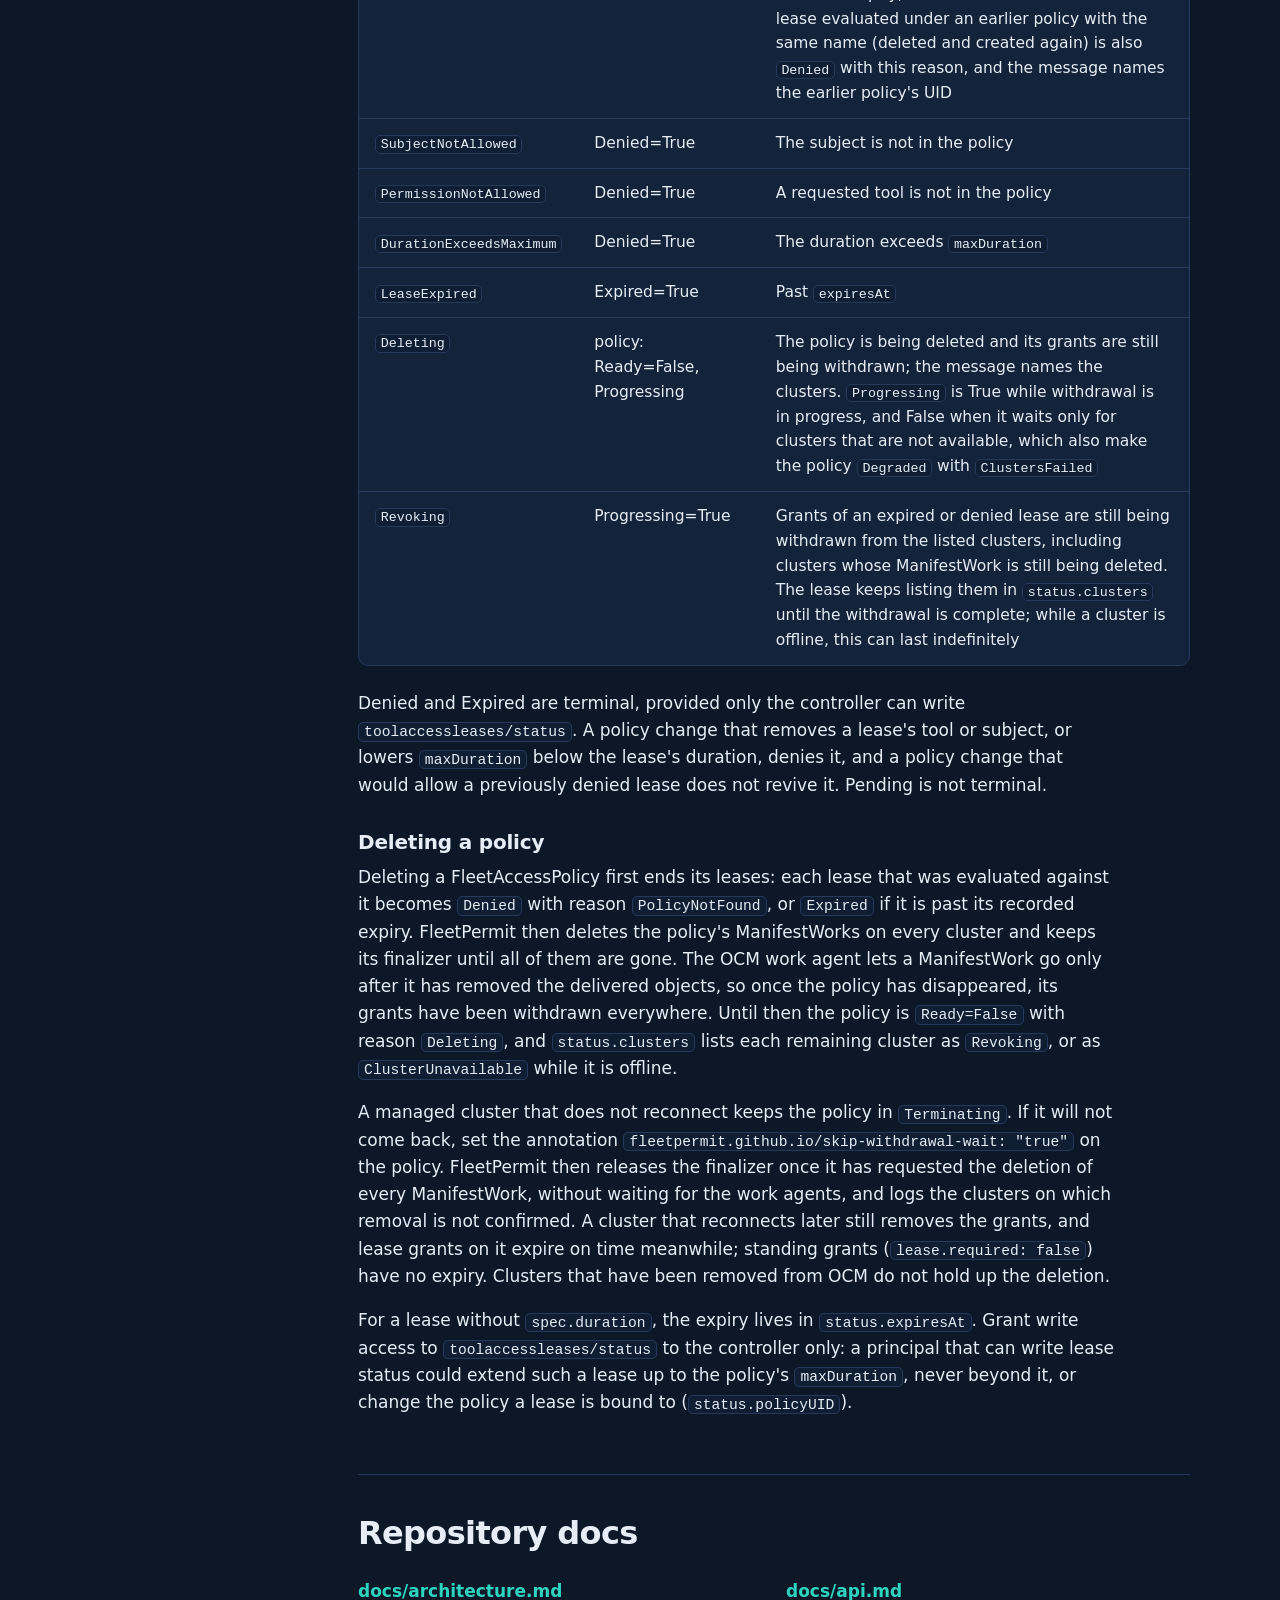
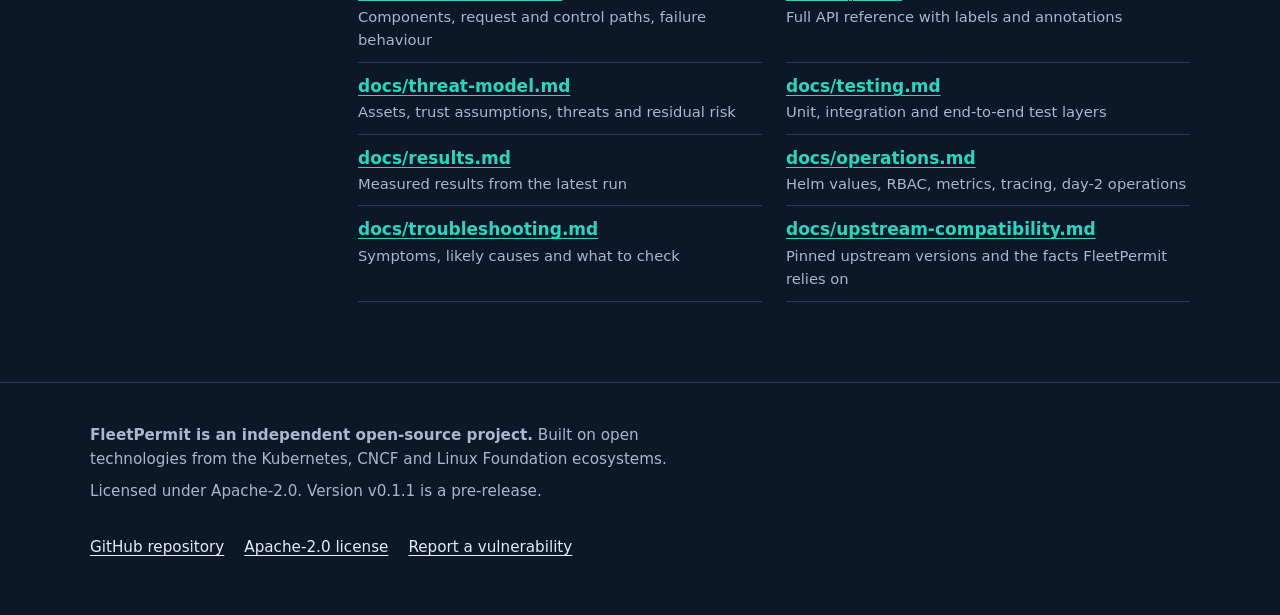
<file: docs.html>
<!doctype html>
<html lang="en" class="no-js">
<head>
<meta charset="utf-8">
<meta name="viewport" content="width=device-width, initial-scale=1">
<title>Documentation | FleetPermit</title>
<meta name="description" content="Get started with FleetPermit: prerequisites, the local lab, installing on a real fleet, and the FleetAccessPolicy and ToolAccessLease APIs.">
<meta name="color-scheme" content="dark light">
<meta name="theme-color" content="#0c1728">
<link rel="icon" href="assets/img/logo-mark.svg" type="image/svg+xml">
<link rel="apple-touch-icon" href="assets/img/avatar-512.png">
<link rel="stylesheet" href="assets/css/site.css?v=dd57e0b890">
<meta property="og:type" content="website">
<meta property="og:site_name" content="FleetPermit">
<meta property="og:title" content="Documentation | FleetPermit">
<meta property="og:description" content="Get started with FleetPermit: prerequisites, the local lab, installing on a real fleet, and the FleetAccessPolicy and ToolAccessLease APIs.">
<meta property="og:url" content="https://fleetpermit.github.io/docs.html">
<meta property="og:image" content="https://fleetpermit.github.io/assets/img/social-preview.png">
<meta name="twitter:card" content="summary_large_image">
<script>(function(){var d=document.documentElement,t='dark';d.className=d.className.replace('no-js','js');try{var s=localStorage.getItem('fp-theme');if(s==='light'||s==='dark')t=s;}catch(e){}d.setAttribute('data-theme',t);})();</script>
<script src="assets/js/site.js?v=cc30a89c8a" defer></script>
</head>
<body>
<a class="skip-link" href="#main">Skip to content</a>
<header class="site-header">
  <div class="container header-inner">
    <a class="brand" href="index.html"><svg viewBox="0 0 64 64" aria-hidden="true" focusable="false"><rect width="64" height="64" rx="14" fill="#0C1728"/><g stroke="#2DD4BF" stroke-width="3.2" stroke-linecap="round"><line x1="25" y1="24.5" x2="16.5" y2="16"/><line x1="39" y1="24.5" x2="47.5" y2="16"/></g><line x1="32" y1="41" x2="32" y2="45.5" stroke="#6B7F9C" stroke-width="2.4" stroke-linecap="round" stroke-dasharray="0.01 4.4"/><rect x="8" y="7" width="12" height="12" rx="3" fill="#2DD4BF"/><rect x="44" y="7" width="12" height="12" rx="3" fill="#2DD4BF"/><rect x="27.1" y="47.6" width="9.8" height="9.8" rx="2.6" fill="none" stroke="#6B7F9C" stroke-width="2.2"/><path d="M22 25H42A3 3 0 0 1 45 28V29A3 3 0 0 0 45 35V36A3 3 0 0 1 42 39H22A3 3 0 0 1 19 36V35A3 3 0 0 0 19 29V28A3 3 0 0 1 22 25Z" fill="#F5B544"/><line x1="37" y1="27.6" x2="37" y2="36.6" stroke="#0C1728" stroke-width="1.6" stroke-dasharray="1.6 1.4"/></svg><span>FleetPermit</span><span class="version">v0.1.1</span></a>
    <nav id="site-nav" class="site-nav" aria-label="Main">
      <ul>
        <li><a href="index.html">Overview</a></li>
        <li><a href="architecture.html">Architecture</a></li>
        <li><a href="security.html">Security</a></li>
        <li><a href="demo.html">Demo</a></li>
        <li><a href="results.html">Results</a></li>
        <li><a href="docs.html" aria-current="page">Docs</a></li>
        <li><a href="community.html">Community</a></li>
      </ul>
    </nav>
    <div class="header-actions">
      <a class="icon-btn star-btn" href="https://github.com/fleetpermit/fleetpermit" aria-label="Star FleetPermit on GitHub" title="Star FleetPermit on GitHub"><span class="star-g" aria-hidden="true"><svg class="star-ico" width="18" height="18" viewBox="0 0 24 24" focusable="false"><path d="M12 2.6l2.8 5.8 6.3.9-4.6 4.4 1.1 6.3L12 17l-5.6 3 1.1-6.3-4.6-4.4 6.3-.9z"/></svg></span><span class="star-label">Star</span></a>
      <a class="icon-btn gh-btn" href="https://github.com/fleetpermit/fleetpermit"><svg viewBox="0 0 24 24" aria-hidden="true" focusable="false" fill="none" stroke="currentColor" stroke-width="2" stroke-linecap="round" stroke-linejoin="round"><polyline points="16 18 22 12 16 6"/><polyline points="8 6 2 12 8 18"/></svg><span class="gh-label">GitHub</span><span class="visually-hidden"> repository</span></a>
      <button class="icon-btn theme-toggle" type="button" aria-label="Switch theme"><svg class="icon-moon" viewBox="0 0 24 24" aria-hidden="true" focusable="false" fill="none" stroke="currentColor" stroke-width="2" stroke-linecap="round" stroke-linejoin="round"><path d="M21 12.8A9 9 0 1 1 11.2 3a7 7 0 0 0 9.8 9.8z"/></svg><svg class="icon-sun" viewBox="0 0 24 24" aria-hidden="true" focusable="false" fill="none" stroke="currentColor" stroke-width="2" stroke-linecap="round" stroke-linejoin="round"><circle cx="12" cy="12" r="4.5"/><path d="M12 1.5v2.5M12 20v2.5M4.6 4.6l1.8 1.8M17.6 17.6l1.8 1.8M1.5 12H4M20 12h2.5M4.6 19.4l1.8-1.8M17.6 6.4l1.8-1.8"/></svg></button>
      <button class="icon-btn menu-toggle" type="button" aria-expanded="false" aria-controls="site-nav"><svg viewBox="0 0 24 24" aria-hidden="true" focusable="false" fill="none" stroke="currentColor" stroke-width="2" stroke-linecap="round"><path d="M4 7h16M4 12h16M4 17h16"/></svg><span class="menu-label">Menu</span></button>
    </div>
  </div>
</header>
<main id="main">
  <div class="container">
    <header class="page-head">
      <h1>Documentation</h1>
      <p class="lede">Run the lab on your machine, install FleetPermit on a real fleet, and write your first policy and lease.</p>
    </header>

    <div class="doc-layout">
      <nav class="doc-toc" aria-label="On this page">
        <h2>On this page</h2>
        <ul>
          <li><a href="#prerequisites">Prerequisites</a></li>
          <li><a href="#quick-start">Lab quick start</a></li>
          <li><a href="#install">Install on a real fleet</a></li>
          <li><a href="#first-lease">Your first lease</a></li>
          <li><a href="#api">API reference</a></li>
          <li><a href="#api-policy">FleetAccessPolicy</a></li>
          <li><a href="#api-lease">ToolAccessLease</a></li>
          <li><a href="#reasons">Condition reasons</a></li>
          <li><a href="#more">Repository docs</a></li>
        </ul>
      </nav>

      <div class="doc-body">
        <section id="prerequisites" aria-labelledby="prereq-h">
          <h2 id="prereq-h">Prerequisites</h2>
          <h3>For the local lab</h3>
          <ul>
            <li>Go (the version in <code>go.mod</code>), Helm and Python 3</li>
            <li>podman, or docker when podman is absent. With podman the scripts set <code>KIND_EXPERIMENTAL_PROVIDER=podman</code>.</li>
            <li>kind, kubectl, <code>clusteradm</code>, jq and curl</li>
            <li>About 8 CPUs and 16 GiB of memory for four kind clusters</li>
          </ul>
          <h3>For a real fleet</h3>
          <div class="table-wrap">
            <table class="prop-table">
              <caption class="visually-hidden">Requirements on the hub and managed clusters</caption>
              <thead><tr><th scope="col">Where</th><th scope="col">What</th></tr></thead>
              <tbody>
                <tr><th scope="row">Hub</th><td>Kubernetes with the Open Cluster Management hub (v1.3 tested): Placement, PlacementDecision and ManifestWork APIs. Tested on Kubernetes 1.35; the chart accepts 1.30 and later, which is untested.</td></tr>
                <tr><th scope="row">Each governed managed cluster</th><td>OCM klusterlet; Gateway API; kube-agentic-networking (v0.2.0 tested) with a Gateway; the tool server as an XBackend; workload identities the gateway trusts.</td></tr>
              </tbody>
            </table>
          </div>
        </section>

        <section id="quick-start" aria-labelledby="qs-h">
          <h2 id="qs-h">Lab quick start</h2>
          <p class="prose">The lab creates one hub and three managed kind clusters: <code>cluster-east</code> and <code>cluster-west</code> labelled <code>env=production</code>, and <code>cluster-edge</code> labelled <code>env=staging</code>. It uses its own kubeconfig and never touches your current context.</p>
          <div class="code-block" data-commands-only>
            <div class="code-title" data-label="lab quick start commands">terminal</div>
            <pre><code><span class="tok-p">$ </span>git clone https://github.com/fleetpermit/fleetpermit
<span class="tok-p">$ </span>cd fleetpermit
<span class="tok-p">$ </span>make demo-up      <span class="tok-c"># create the lab and install everything</span>
<span class="tok-p">$ </span>make demo-run     <span class="tok-c"># narrated authorization demo</span>
<span class="tok-p">$ </span>make test         <span class="tok-c"># unit and integration tests (no lab needed)</span>
<span class="tok-p">$ </span>make test-e2e     <span class="tok-c"># multi-cluster end-to-end scenarios</span>
<span class="tok-p">$ </span>make benchmark    <span class="tok-c"># latency and simulated controller scale</span>
<span class="tok-p">$ </span>make demo-down    <span class="tok-c"># delete only the clusters this lab created</span></code></pre>
          </div>
        </section>

        <section id="install" aria-labelledby="install-h">
          <h2 id="install-h">Install on a real fleet</h2>
          <p class="prose">Install from a release: check out the release tag in a clone of the repository and use <code>charts/fleetpermit</code>, or download the signed chart attached to the release and <a href="https://github.com/fleetpermit/fleetpermit/blob/main/docs/operations.md#verifying-releases">verify it</a> first. Then install the controller on the OCM hub:</p>
          <div class="code-block" data-commands-only>
            <div class="code-title" data-label="hub install commands">on the OCM hub</div>
            <pre><code><span class="tok-p">$ </span>git checkout v0.1.1
<span class="tok-p">$ </span>helm install fleetpermit charts/fleetpermit -n fleetpermit-system --create-namespace</code></pre>
          </div>
          <p class="prose">The chart binds the controller's roles to its own ServiceAccount, <code>fleetpermit-controller</code>. To use an existing one instead (<code>serviceAccount.create: false</code>), set <code>serviceAccount.name</code> to a ServiceAccount that no other workload runs as; when the chart creates the RBAC, it refuses an empty name or <code>default</code>.</p>
          <p class="prose">Then, on every managed cluster that runs a governed tool server, add XAccessPolicy permissions to the OCM work agent and close the backend by default:</p>
          <div class="code-block" data-commands-only>
            <div class="code-title" data-label="managed cluster commands">on each managed cluster</div>
            <pre><code><span class="tok-p">$ </span>kubectl apply -f config/managed-cluster/work-agent-rbac.yaml
<span class="tok-p">$ </span>kubectl apply -f config/managed-cluster/default-deny-anchor.yaml</code></pre>
          </div>
          <div class="callout">
            <strong>Install the anchor on every cluster that runs the backend.</strong>
            <p>That includes clusters no placement selects today. Upstream enforces nothing on a target with no XAccessPolicy, so without the anchor the backend is open.</p>
            <p>Edit the namespace and <code>targetRefs</code> in <code>default-deny-anchor.yaml</code> to match your policies' <code>spec.target</code>: the anchor must target the same resource as the policies. For policies that target a Gateway, point <code>targetRefs</code> at that Gateway (group <code>gateway.networking.k8s.io</code>, kind <code>Gateway</code>). Upstream checks gateway-level and backend-level policies separately and both must allow a call, so an XBackend anchor next to Gateway-level grants would deny every call. The lab tests XBackend targets only.</p>
          </div>
        </section>

        <section id="first-lease" aria-labelledby="first-h">
          <h2 id="first-h">Your first lease</h2>
          <p class="prose">A Placement only selects clusters from a ManagedClusterSet that is bound to its namespace, and this one selects clusters labelled <code>env=production</code>. Set that up first, as the lab does in <a href="https://github.com/fleetpermit/fleetpermit/blob/main/demo/scripts/lab-up.sh">demo/scripts/lab-up.sh</a>: add each managed cluster to the <code>fleet</code> set and label the ones the policy should reach.</p>
          <div class="code-block">
            <div class="code-title" data-label="cluster set commands">on the hub</div>
            <pre><code><span class="tok-p">$ </span>kubectl label managedcluster cluster-east cluster.open-cluster-management.io/clusterset=fleet env=production
<span class="tok-p">$ </span>kubectl label managedcluster cluster-west cluster.open-cluster-management.io/clusterset=fleet env=production
<span class="tok-p">$ </span>kubectl label managedcluster cluster-edge cluster.open-cluster-management.io/clusterset=fleet env=staging
<span class="tok-p">$ </span>kubectl create namespace fleet
<span class="tok-p">$ </span>kubectl apply -f clusterset.yaml</code></pre>
          </div>
          <div class="code-block">
            <div class="code-title" data-label="ManagedClusterSet YAML">clusterset.yaml</div>
            <pre><code class="language-yaml"><span class="tok-k">apiVersion</span>: cluster.open-cluster-management.io/v1beta2
<span class="tok-k">kind</span>: ManagedClusterSet
<span class="tok-k">metadata</span>:
  <span class="tok-k">name</span>: fleet
<span class="tok-k">spec</span>:
  <span class="tok-k">clusterSelector</span>:
    <span class="tok-k">selectorType</span>: ExclusiveClusterSetLabel
---
<span class="tok-k">apiVersion</span>: cluster.open-cluster-management.io/v1beta2
<span class="tok-k">kind</span>: ManagedClusterSetBinding
<span class="tok-k">metadata</span>:
  <span class="tok-k">name</span>: fleet
  <span class="tok-k">namespace</span>: fleet
<span class="tok-k">spec</span>:
  <span class="tok-k">clusterSet</span>: fleet</code></pre>
          </div>
          <p class="prose">Then create the Placement, the policy that references it, and a lease. All three live in the <code>fleet</code> namespace on the hub.</p>
          <div class="code-block">
            <div class="code-title" data-label="Placement YAML">placement.yaml</div>
            <pre><code class="language-yaml"><span class="tok-k">apiVersion</span>: cluster.open-cluster-management.io/v1beta1
<span class="tok-k">kind</span>: Placement
<span class="tok-k">metadata</span>:
  <span class="tok-k">name</span>: production-clusters
  <span class="tok-k">namespace</span>: fleet
<span class="tok-k">spec</span>:
  <span class="tok-k">clusterSets</span>: [fleet]
  <span class="tok-k">predicates</span>:
    - <span class="tok-k">requiredClusterSelector</span>:
        <span class="tok-k">labelSelector</span>:
          <span class="tok-k">matchLabels</span>:
            <span class="tok-k">env</span>: production</code></pre>
          </div>
          <p class="prose">Use the FleetAccessPolicy and ToolAccessLease from the <a href="index.html#example-title">30-second example</a>, then watch them:</p>
          <div class="code-block" data-no-copy>
            <div class="code-title">kubectl output</div>
            <pre><code><span class="tok-p">$ </span>kubectl get fleetaccesspolicy -n fleet
NAME              CLUSTERS   READY   ACTIVE-LEASES   AGE
sre-remediation   2/2        True    1               10m

<span class="tok-p">$ </span>kubectl get toolaccesslease -n fleet
NAME          POLICY            CLUSTERS   EXPIRES-AT             STATUS   AGE
incident-42   sre-remediation   2          2026-09-26T10:15:00Z   Active   1m</code></pre>
          </div>
          <p class="prose">Short names work too: <code>kubectl get fap,tal -n fleet</code>. Add <code>-o wide</code> to the lease to see its subject.</p>
        </section>

        <section id="api" aria-labelledby="api-h">
          <h2 id="api-h">API reference</h2>
          <p class="prose">API group <code>fleetpermit.github.io</code>, version <code>v1alpha1</code>. Both kinds are namespaced: a lease references a policy in its own namespace, and a policy references an OCM Placement in its own namespace.</p>
          <p class="prose">Validation happens in two places. The API server enforces the OpenAPI schema and CEL rules: field patterns and lengths, list sizes and uniqueness, enums, duration limits and lease immutability. The controller checks what depends on another object when it evaluates a lease: the policy exists, the subject is in the policy, the tools are a subset of its permissions, the duration is at most <code>maxDuration</code>, and the requested clusters are placed. A lease that fails a controller check is stored and marked <code>Denied</code>, or <code>Pending</code> for the placement check and, for up to 5 minutes after creation, for a policy that does not exist yet. The tables say which side enforces each rule.</p>

          <h3 id="api-policy">FleetAccessPolicy <span class="muted small">(short name <code>fap</code>)</span></h3>
          <p class="prose">The ceiling: the most authority any lease may activate.</p>
          <div class="table-wrap">
            <table class="data-table">
              <caption class="visually-hidden">FleetAccessPolicy spec fields</caption>
              <thead><tr><th scope="col">Field</th><th scope="col">Default</th><th scope="col">Meaning and validation</th></tr></thead>
              <tbody>
                <tr><td><code>spec.subjects[].spiffeID</code></td><td>required</td><td>API server: 1 to 16 unique SPIFFE IDs, pattern <code>^spiffe://[a-z0-9._-]+(/[A-Za-z0-9._-]+)*$</code>; at most 5 when <code>lease.required</code> is <code>false</code></td></tr>
                <tr><td><code>spec.placement.provider</code></td><td><code>ocm</code></td><td>API server: only <code>ocm</code></td></tr>
                <tr><td><code>spec.placement.placementRef.name</code></td><td>required</td><td>An OCM Placement in the same namespace. Controller: <code>PlacementNotFound</code> if it is missing or being deleted. Only PlacementDecisions that the Placement controls and that are not being deleted count</td></tr>
                <tr><td><code>spec.target.protocol</code></td><td><code>MCP</code></td><td>API server: only <code>MCP</code></td></tr>
                <tr><td><code>spec.target.namespace</code></td><td>required</td><td>Namespace of the target on each managed cluster. API server: a DNS label</td></tr>
                <tr><td><code>spec.target.ref.kind</code></td><td><code>XBackend</code></td><td>API server: <code>XBackend</code> in <code>agentic.networking.x-k8s.io</code>, or <code>Gateway</code> in <code>gateway.networking.k8s.io</code></td></tr>
                <tr><td><code>spec.target.ref.group</code></td><td>follows the kind</td><td>When unset: <code>gateway.networking.k8s.io</code> for a Gateway, <code>agentic.networking.x-k8s.io</code> for an XBackend. API server: one of those two</td></tr>
                <tr><td><code>spec.target.ref.name</code></td><td>required</td><td>The backend or gateway name</td></tr>
                <tr><td><code>spec.permissions[].tool</code></td><td>required</td><td>API server: 1 to 16 unique MCP tool names, pattern <code>^[A-Za-z0-9][A-Za-z0-9_.-]*$</code>, at most 20 characters. Re-checked by the renderer</td></tr>
                <tr><td><code>spec.lease.required</code></td><td><code>true</code></td><td><code>false</code> grants every permission to every subject without a lease (standing access)</td></tr>
                <tr><td><code>spec.lease.defaultDuration</code></td><td><code>15m</code>, or <code>maxDuration</code> if shorter</td><td>Used when a lease omits <code>duration</code>. The field has no stored default: when it is unset, the controller uses <code>15m</code>, or <code>maxDuration</code> if that is shorter. API server: at least <code>10s</code>, at most <code>maxDuration</code></td></tr>
                <tr><td><code>spec.lease.maxDuration</code></td><td><code>1h</code></td><td>API server: at most <code>24h</code>. A policy without a <code>lease</code> block gets <code>required: true</code>, <code>defaultDuration: 15m</code> and <code>maxDuration: 1h</code></td></tr>
                <tr><td><code>spec.enforcement.provider</code></td><td><code>kubernetes-agentic-networking</code></td><td>API server: only value</td></tr>
                <tr><td><code>spec.enforcement.failMode</code></td><td><code>Closed</code></td><td>API server: only value; an open mode is intentionally not offered</td></tr>
              </tbody>
            </table>
          </div>
          <p class="prose">Status reports <code>Ready</code>, <code>Progressing</code> and <code>Degraded</code> conditions, <code>clusterSummary</code> such as <code>2/2</code>, <code>activeLeases</code>, and one entry per selected cluster with its reason and content digest. A cluster that left the placement stays listed as <code>Revoking</code> until its ManifestWork is gone, and a cluster is Ready only when OCM's status feedback reports the current content digest. The list is sorted by cluster name and holds at most 512 entries; beyond that, clusters that are not ready are listed first, the counts stay exact, and the <code>Ready</code> message says how many clusters are listed.</p>
          <div class="table-wrap">
            <table class="data-table">
              <caption class="visually-hidden">Per-cluster reasons in FleetAccessPolicy status</caption>
              <thead><tr><th scope="col">Cluster reason</th><th scope="col">Ready</th><th scope="col">Meaning</th></tr></thead>
              <tbody>
                <tr><td><code>Enforced</code></td><td>yes</td><td>The work agent applied the current content, the enforcement controller accepted it, and OCM's status feedback reports the current content digest</td></tr>
                <tr><td><code>Delivering</code></td><td>no</td><td>The ManifestWork does not exist yet; or the cluster was placed again while its previous ManifestWork is still being deleted; or an earlier policy with the same namespace and name, deleted without its finalizer, left a ManifestWork that is being deleted. Delivery resumes once that deletion completes</td></tr>
                <tr><td><code>Updating</code></td><td>no</td><td>The cluster still holds a previous revision</td></tr>
                <tr><td><code>Applying</code></td><td>no</td><td>The work agent has not applied the current ManifestWork generation</td></tr>
                <tr><td><code>AwaitingAcceptance</code></td><td>no</td><td>The enforcement controller has not accepted the object yet, or OCM's status feedback has not reported the current content digest</td></tr>
                <tr><td><code>Drifted</code></td><td>no</td><td>The delivered object was deleted or changed on the cluster; FleetPermit has asked OCM to re-apply it</td></tr>
                <tr><td><code>Revoking</code></td><td>no</td><td>The cluster left the placement, the placement was deleted, or the policy is being deleted, and its ManifestWork still exists or is being deleted. The withdrawal completes only when the work agent has removed the content; while the cluster is offline, it is reported <code>ClusterUnavailable</code> instead</td></tr>
                <tr><td><code>DeliveryFailed</code></td><td>no</td><td>Rendering failed, the hub rejected the ManifestWork, or another policy owns a ManifestWork with the same name</td></tr>
                <tr><td><code>ApplyFailed</code></td><td>no</td><td>The work agent could not apply the ManifestWork</td></tr>
                <tr><td><code>RejectedByEnforcement</code></td><td>no</td><td>The enforcement controller rejected the object</td></tr>
                <tr><td><code>ClusterUnavailable</code></td><td>no</td><td>The ManagedCluster does not report <code>Available</code>, does not exist, or could not be read, so the status may be stale. A withdrawal from, or a re-placement onto, an offline cluster also shows this reason and waits for the cluster to reconnect; the policy is then <code>Degraded</code> with <code>ClustersFailed</code></td></tr>
              </tbody>
            </table>
          </div>

          <h3 id="api-lease">ToolAccessLease <span class="muted small">(short name <code>tal</code>)</span></h3>
          <p class="prose">Activates a subset of a policy for a bounded time. The spec is immutable: the API server rejects any change after creation.</p>
          <div class="table-wrap">
            <table class="data-table">
              <caption class="visually-hidden">ToolAccessLease spec fields</caption>
              <thead><tr><th scope="col">Field</th><th scope="col">Default</th><th scope="col">Meaning and validation</th></tr></thead>
              <tbody>
                <tr><td><code>spec.policyRef.name</code></td><td>required</td><td>A FleetAccessPolicy in the same namespace. Controller: a lease created before its policy waits in <code>Pending</code> (<code>PolicyNotFound</code>) for up to 5 minutes after it was created, and activates if the policy appears in that time. After that it is <code>Denied</code> (<code>PolicyNotFound</code>), which is terminal, or <code>Expired</code> if its <code>spec.duration</code> ends first. A lease whose policy is deleted after it was evaluated is <code>Denied</code>, or <code>Expired</code> if it was already past its recorded expiry</td></tr>
                <tr><td><code>spec.subject.spiffeID</code></td><td>required</td><td>API server: SPIFFE ID pattern. Controller: must be one of the policy's subjects</td></tr>
                <tr><td><code>spec.permissions[].tool</code></td><td>required</td><td>API server: 1 to 16 unique tools. Controller: must be a subset of the policy's permissions</td></tr>
                <tr><td><code>spec.duration</code></td><td>policy <code>defaultDuration</code></td><td>API server: at least <code>10s</code>. Controller: at most the policy's <code>maxDuration</code>. When omitted, the default at first evaluation is pinned through <code>status.expiresAt</code></td></tr>
                <tr><td><code>spec.clusters[]</code></td><td>all placed clusters</td><td>API server: at most 64 unique names. Controller: narrows the placement; clusters outside it receive nothing</td></tr>
                <tr><td><code>spec.reason</code></td><td>none</td><td>Free text for audit. API server: at most 256 characters</td></tr>
              </tbody>
            </table>
          </div>
          <div class="table-wrap">
            <table class="data-table">
              <caption class="visually-hidden">ToolAccessLease status fields</caption>
              <thead><tr><th scope="col">Status field</th><th scope="col">Meaning</th></tr></thead>
              <tbody>
                <tr><td><code>phase</code></td><td><code>Pending</code> (no requested cluster is placed yet, the rule limit is reached on every cluster, or its policy does not exist yet, for at most 5 minutes after creation), <code>Active</code>, <code>Expired</code> or <code>Denied</code>; a summary of the conditions</td></tr>
                <tr><td><code>expiresAt</code></td><td><code>creationTimestamp</code> + effective duration. For a lease without <code>spec.duration</code>, that is the policy default in effect at first evaluation, pinned here. Policy changes never extend it</td></tr>
                <tr><td><code>clusters</code>, <code>clusterCount</code></td><td>For an active lease, the clusters its grant is rendered for, plus clusters that left the placement and that the grant is still being withdrawn from; those do not affect <code>Ready</code>. Delivery may still be in progress until the lease is <code>Ready</code>. After expiry or denial, the clusters the grant is still being withdrawn from</td></tr>
                <tr><td><code>policyUID</code></td><td>The UID of the policy that first evaluated the lease, set by the controller. The lease is granted only under that policy: if the policy is deleted and created again under the same name, the lease is <code>Denied</code> with reason <code>PolicyNotFound</code>, and the message names the earlier policy's UID. A lease that no policy has evaluated yet, such as one applied before its policy, belongs to the first policy that evaluates it</td></tr>
                <tr><td><code>conditions</code></td><td><code>Ready</code>, <code>Progressing</code>, <code>Degraded</code>, <code>Expired</code>, <code>Denied</code></td></tr>
              </tbody>
            </table>
          </div>

          <h3 id="reasons">Condition reasons</h3>
          <div class="table-wrap">
            <table class="data-table">
              <caption class="visually-hidden">Lease condition reasons</caption>
              <thead><tr><th scope="col">Reason</th><th scope="col">Condition</th><th scope="col">Meaning</th></tr></thead>
              <tbody>
                <tr><td><code>LeaseActive</code></td><td>Ready=True</td><td>Granted and enforced on every target cluster</td></tr>
                <tr><td><code>RollingOut</code></td><td>Progressing=True</td><td>Delivery or acceptance pending on some clusters</td></tr>
                <tr><td><code>NoEligibleClusters</code></td><td>Ready=False</td><td>None of the requested clusters is currently placed (phase Pending)</td></tr>
                <tr><td><code>CapacityExceeded</code></td><td>Degraded=True</td><td>Upstream rule limit reached on the listed clusters. If that is every cluster, the lease is <code>Pending</code> and activates when capacity frees up. On a policy, standing grants did not fit</td></tr>
                <tr><td><code>ClustersFailed</code></td><td>Degraded=True</td><td>At least one cluster is <code>DeliveryFailed</code>, <code>ApplyFailed</code>, <code>RejectedByEnforcement</code> or <code>ClusterUnavailable</code>; the message lists the clusters</td></tr>
                <tr><td><code>PolicyNotFound</code></td><td>Ready=False (phase Pending), or Denied=True</td><td>The referenced policy does not exist. A lease never evaluated against it waits in <code>Pending</code> for up to 5 minutes after creation, then is <code>Denied</code>, or <code>Expired</code> if its <code>spec.duration</code> ends first. A lease whose policy was deleted after evaluation is <code>Denied</code>, or <code>Expired</code> if it was already past its recorded expiry, as soon as the deletion starts. A lease evaluated under an earlier policy with the same name (deleted and created again) is also <code>Denied</code> with this reason, and the message names the earlier policy's UID</td></tr>
                <tr><td><code>SubjectNotAllowed</code></td><td>Denied=True</td><td>The subject is not in the policy</td></tr>
                <tr><td><code>PermissionNotAllowed</code></td><td>Denied=True</td><td>A requested tool is not in the policy</td></tr>
                <tr><td><code>DurationExceedsMaximum</code></td><td>Denied=True</td><td>The duration exceeds <code>maxDuration</code></td></tr>
                <tr><td><code>LeaseExpired</code></td><td>Expired=True</td><td>Past <code>expiresAt</code></td></tr>
                <tr><td><code>Deleting</code></td><td>policy: Ready=False, Progressing</td><td>The policy is being deleted and its grants are still being withdrawn; the message names the clusters. <code>Progressing</code> is True while withdrawal is in progress, and False when it waits only for clusters that are not available, which also make the policy <code>Degraded</code> with <code>ClustersFailed</code></td></tr>
                <tr><td><code>Revoking</code></td><td>Progressing=True</td><td>Grants of an expired or denied lease are still being withdrawn from the listed clusters, including clusters whose ManifestWork is still being deleted. The lease keeps listing them in <code>status.clusters</code> until the withdrawal is complete; while a cluster is offline, this can last indefinitely</td></tr>
              </tbody>
            </table>
          </div>
          <p class="prose">Denied and Expired are terminal, provided only the controller can write <code>toolaccessleases/status</code>. A policy change that removes a lease's tool or subject, or lowers <code>maxDuration</code> below the lease's duration, denies it, and a policy change that would allow a previously denied lease does not revive it. Pending is not terminal.</p>
          <h3 id="deleting">Deleting a policy</h3>
          <p class="prose">Deleting a FleetAccessPolicy first ends its leases: each lease that was evaluated against it becomes <code>Denied</code> with reason <code>PolicyNotFound</code>, or <code>Expired</code> if it is past its recorded expiry. FleetPermit then deletes the policy's ManifestWorks on every cluster and keeps its finalizer until all of them are gone. The OCM work agent lets a ManifestWork go only after it has removed the delivered objects, so once the policy has disappeared, its grants have been withdrawn everywhere. Until then the policy is <code>Ready=False</code> with reason <code>Deleting</code>, and <code>status.clusters</code> lists each remaining cluster as <code>Revoking</code>, or as <code>ClusterUnavailable</code> while it is offline.</p>
          <p class="prose">A managed cluster that does not reconnect keeps the policy in <code>Terminating</code>. If it will not come back, set the annotation <code>fleetpermit.github.io/skip-withdrawal-wait: "true"</code> on the policy. FleetPermit then releases the finalizer once it has requested the deletion of every ManifestWork, without waiting for the work agents, and logs the clusters on which removal is not confirmed. A cluster that reconnects later still removes the grants, and lease grants on it expire on time meanwhile; standing grants (<code>lease.required: false</code>) have no expiry. Clusters that have been removed from OCM do not hold up the deletion.</p>
          <p class="prose">For a lease without <code>spec.duration</code>, the expiry lives in <code>status.expiresAt</code>. Grant write access to <code>toolaccessleases/status</code> to the controller only: a principal that can write lease status could extend such a lease up to the policy's <code>maxDuration</code>, never beyond it, or change the policy a lease is bound to (<code>status.policyUID</code>).</p>
        </section>

        <section id="more" aria-labelledby="more-h">
          <h2 id="more-h">Repository docs</h2>
          <ul class="link-list">
            <li><a href="https://github.com/fleetpermit/fleetpermit/blob/main/docs/architecture.md">docs/architecture.md</a><span>Components, request and control paths, failure behaviour</span></li>
            <li><a href="https://github.com/fleetpermit/fleetpermit/blob/main/docs/api.md">docs/api.md</a><span>Full API reference with labels and annotations</span></li>
            <li><a href="https://github.com/fleetpermit/fleetpermit/blob/main/docs/threat-model.md">docs/threat-model.md</a><span>Assets, trust assumptions, threats and residual risk</span></li>
            <li><a href="https://github.com/fleetpermit/fleetpermit/blob/main/docs/testing.md">docs/testing.md</a><span>Unit, integration and end-to-end test layers</span></li>
            <li><a href="https://github.com/fleetpermit/fleetpermit/blob/main/docs/results.md">docs/results.md</a><span>Measured results from the latest run</span></li>
            <li><a href="https://github.com/fleetpermit/fleetpermit/blob/main/docs/operations.md">docs/operations.md</a><span>Helm values, RBAC, metrics, tracing, day-2 operations</span></li>
            <li><a href="https://github.com/fleetpermit/fleetpermit/blob/main/docs/troubleshooting.md">docs/troubleshooting.md</a><span>Symptoms, likely causes and what to check</span></li>
            <li><a href="https://github.com/fleetpermit/fleetpermit/blob/main/docs/upstream-compatibility.md">docs/upstream-compatibility.md</a><span>Pinned upstream versions and the facts FleetPermit relies on</span></li>
          </ul>
        </section>
      </div>
    </div>
  </div>
</main>
<footer class="site-footer">
  <div class="container footer-grid">
    <div>
      <p><strong>FleetPermit is an independent open-source project.</strong> Built on open technologies from the Kubernetes, CNCF and Linux Foundation ecosystems.</p>
      <p>Licensed under Apache-2.0. Version v0.1.1 is a pre-release.</p>
    </div>
    <ul class="footer-links" aria-label="Project links">
      <li><a href="https://github.com/fleetpermit/fleetpermit">GitHub repository</a></li>
      <li><a href="https://github.com/fleetpermit/fleetpermit/blob/main/LICENSE">Apache-2.0 license</a></li>
      <li><a href="community.html#security">Report a vulnerability</a></li>
    </ul>
  </div>
</footer>
<div id="live-status" class="visually-hidden" aria-live="polite"></div>
</body>
</html>
</file>
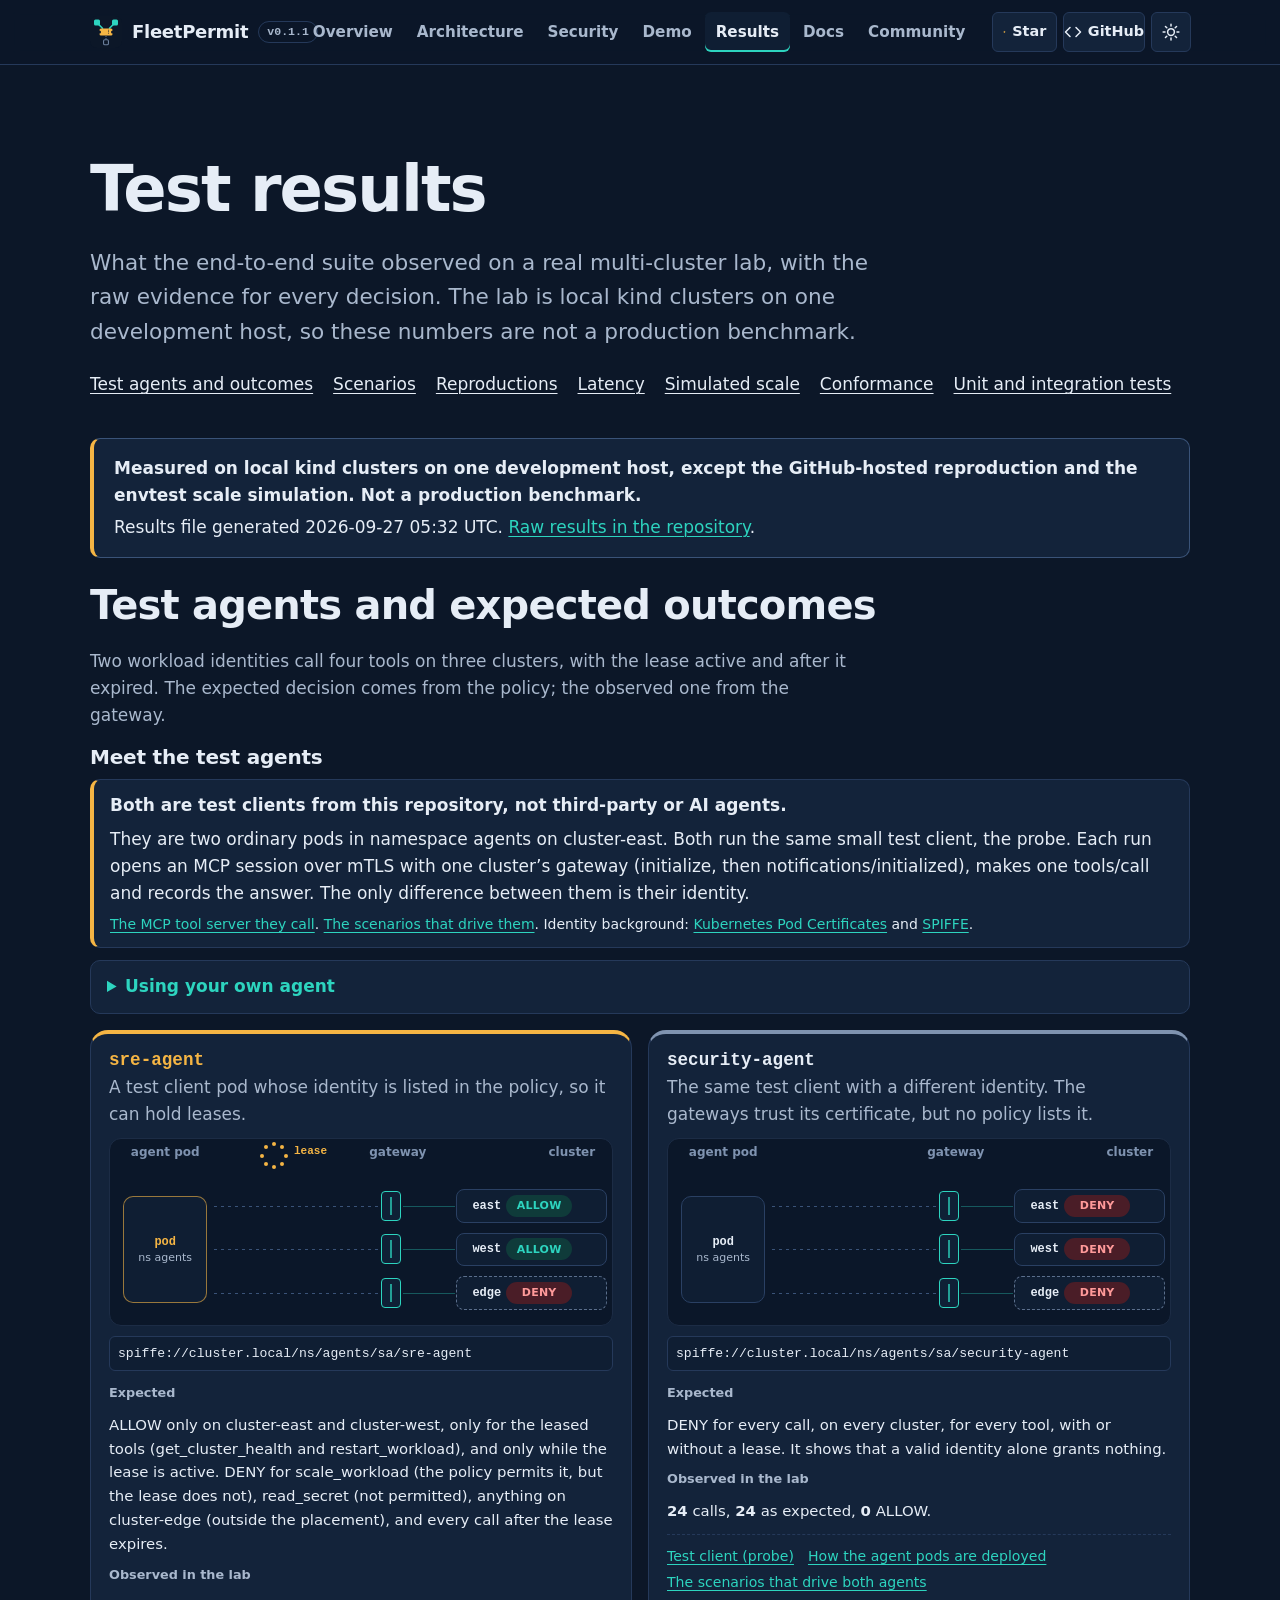
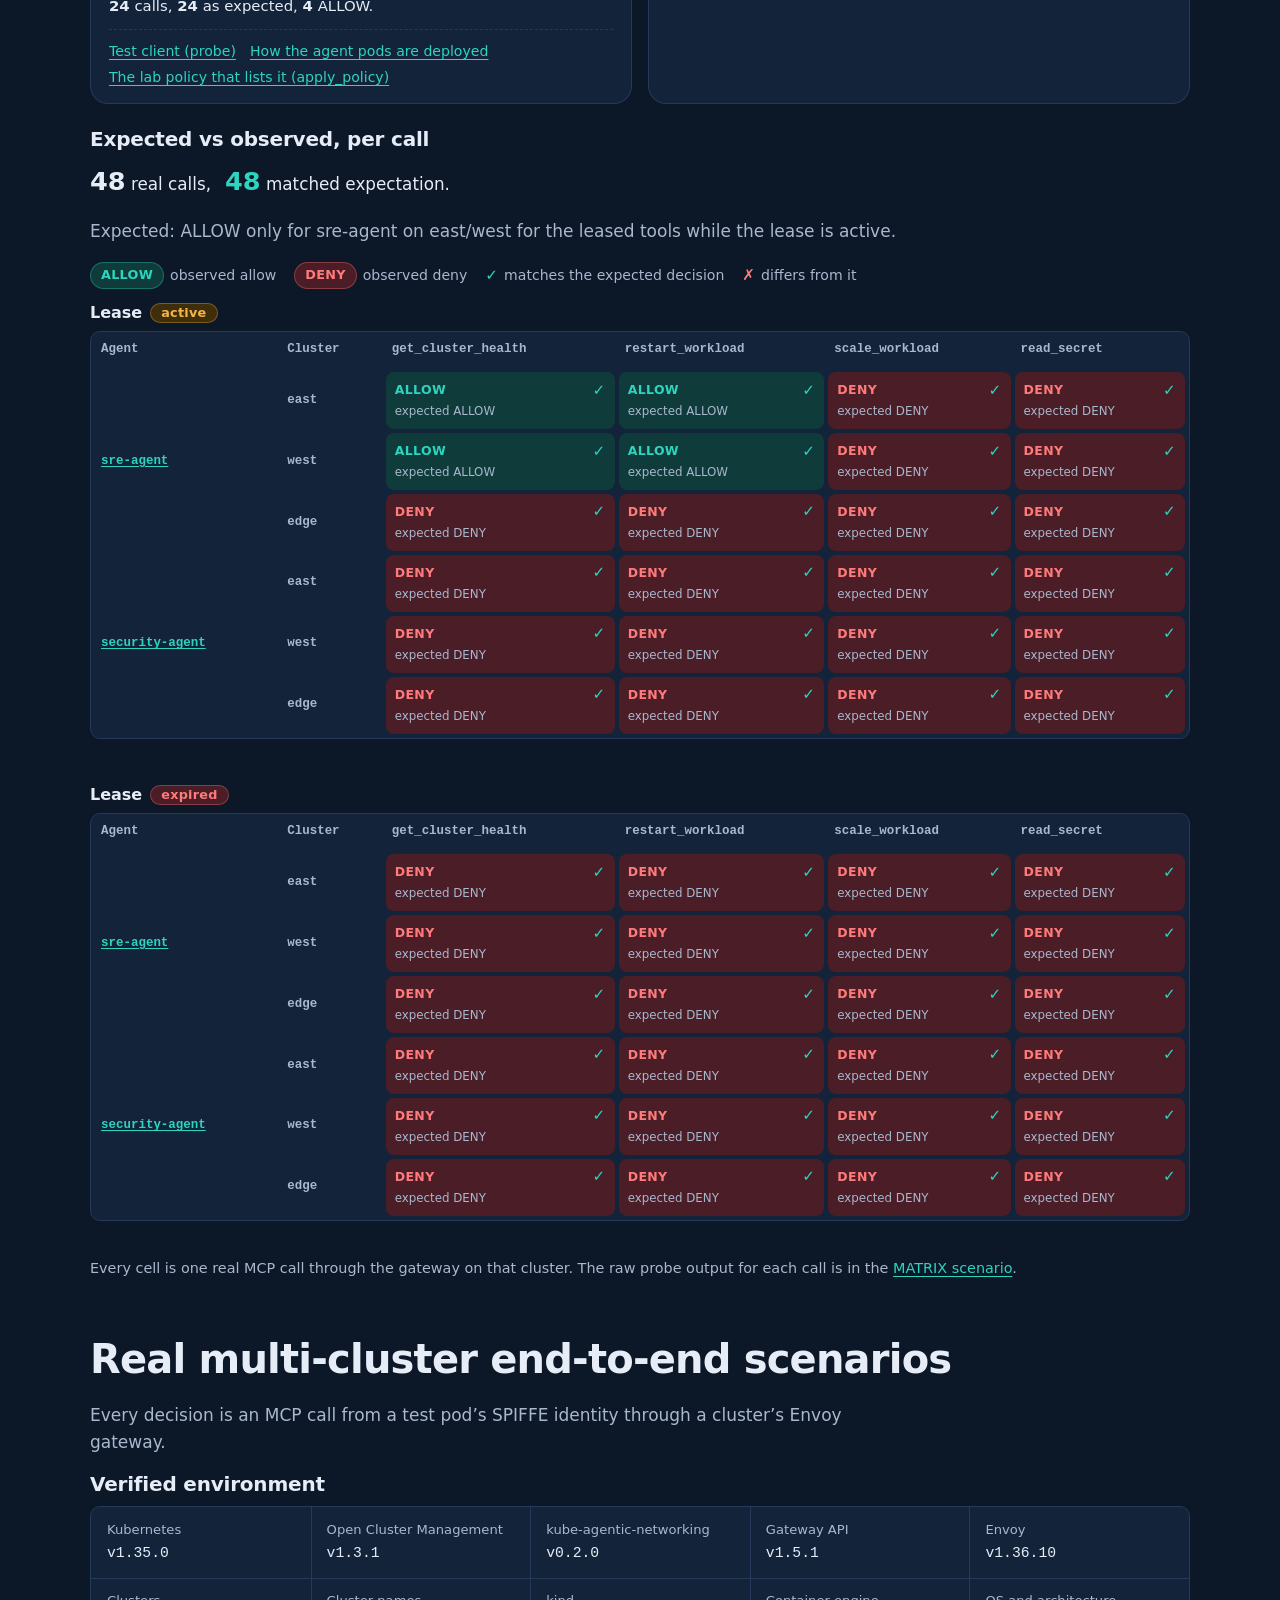
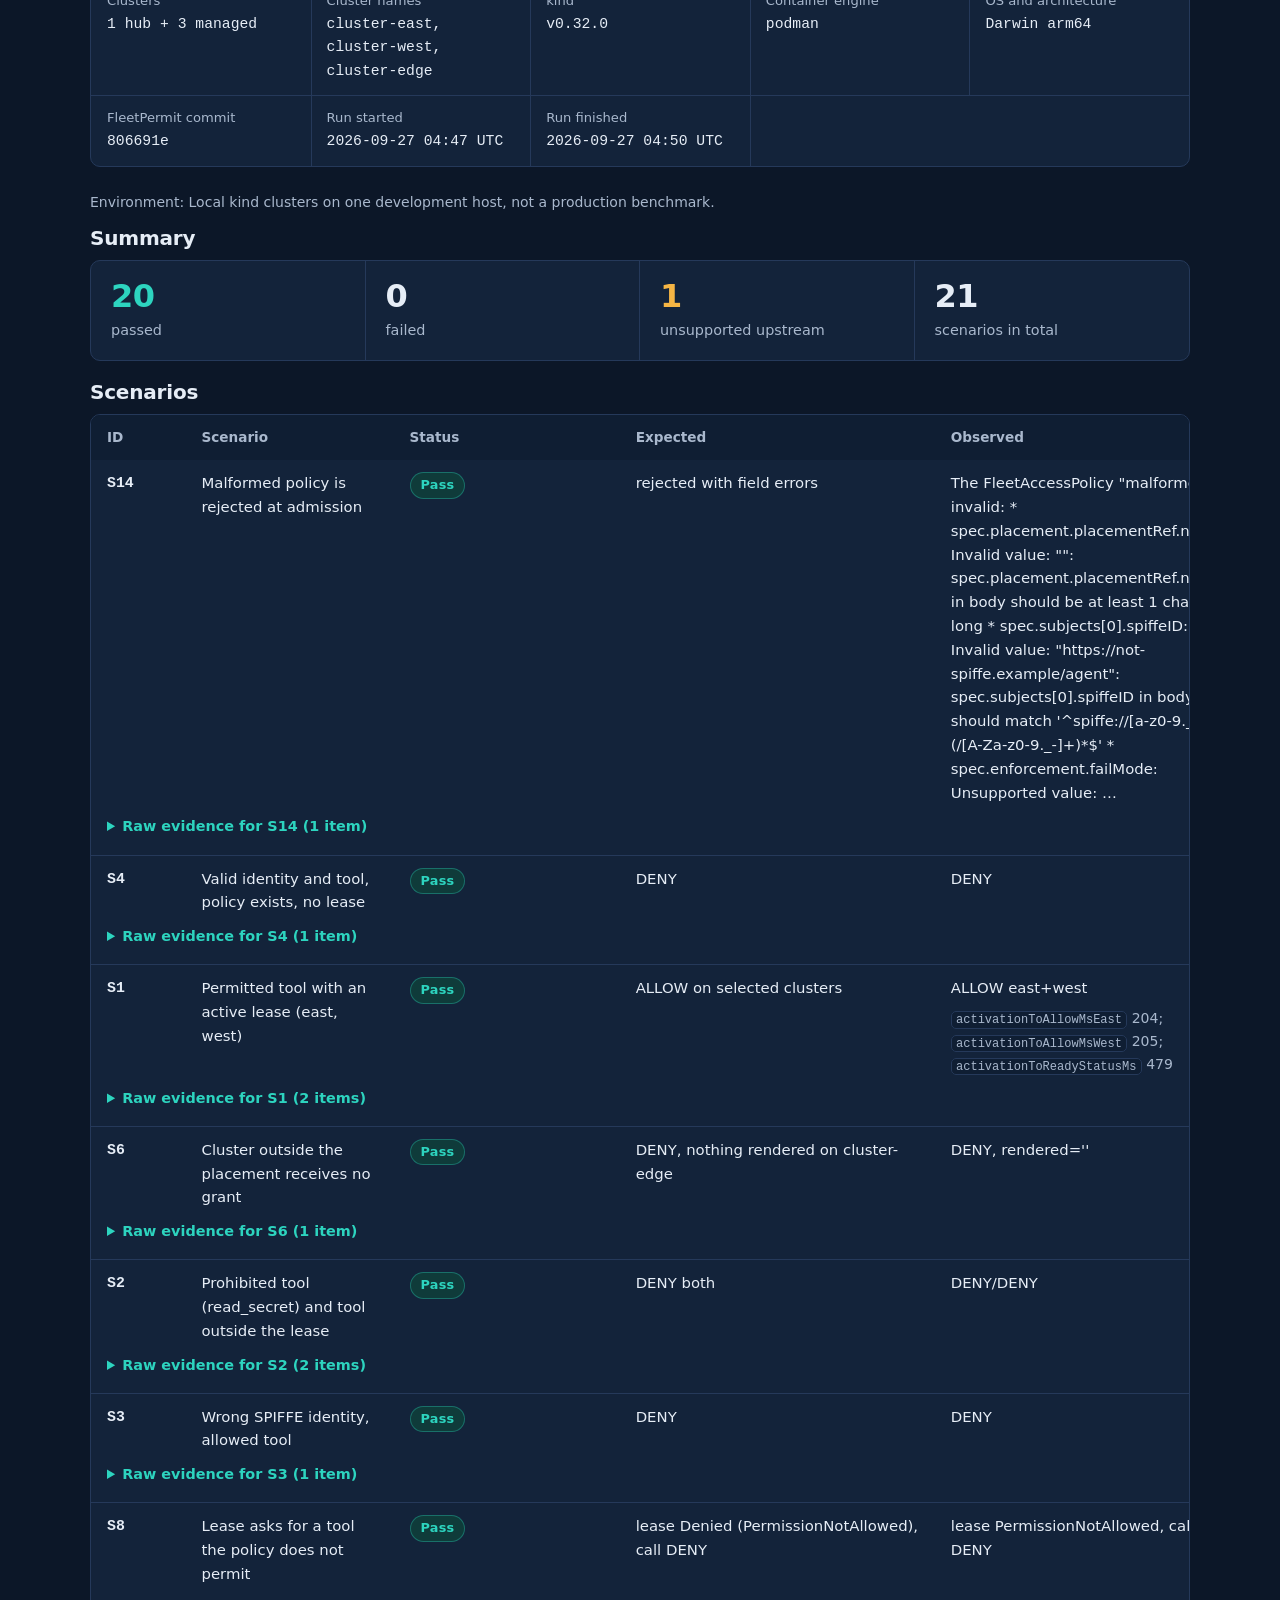
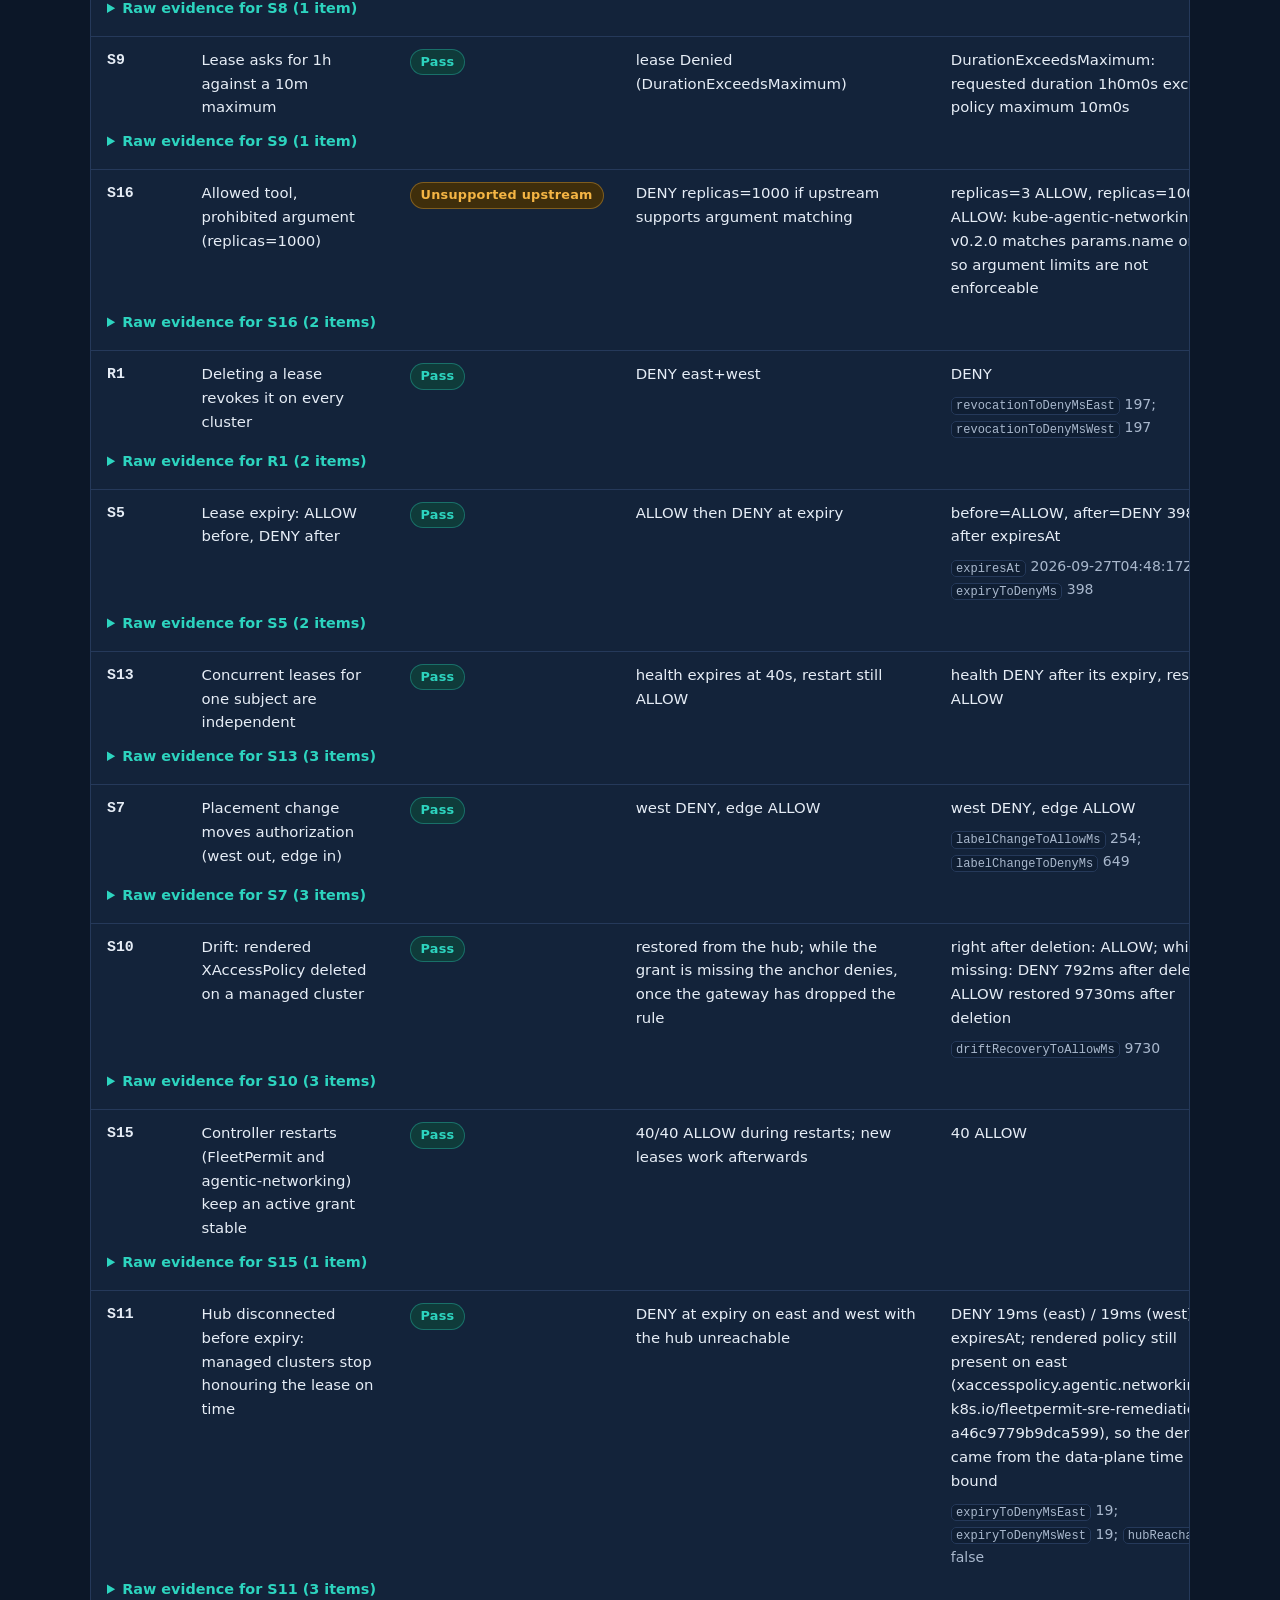
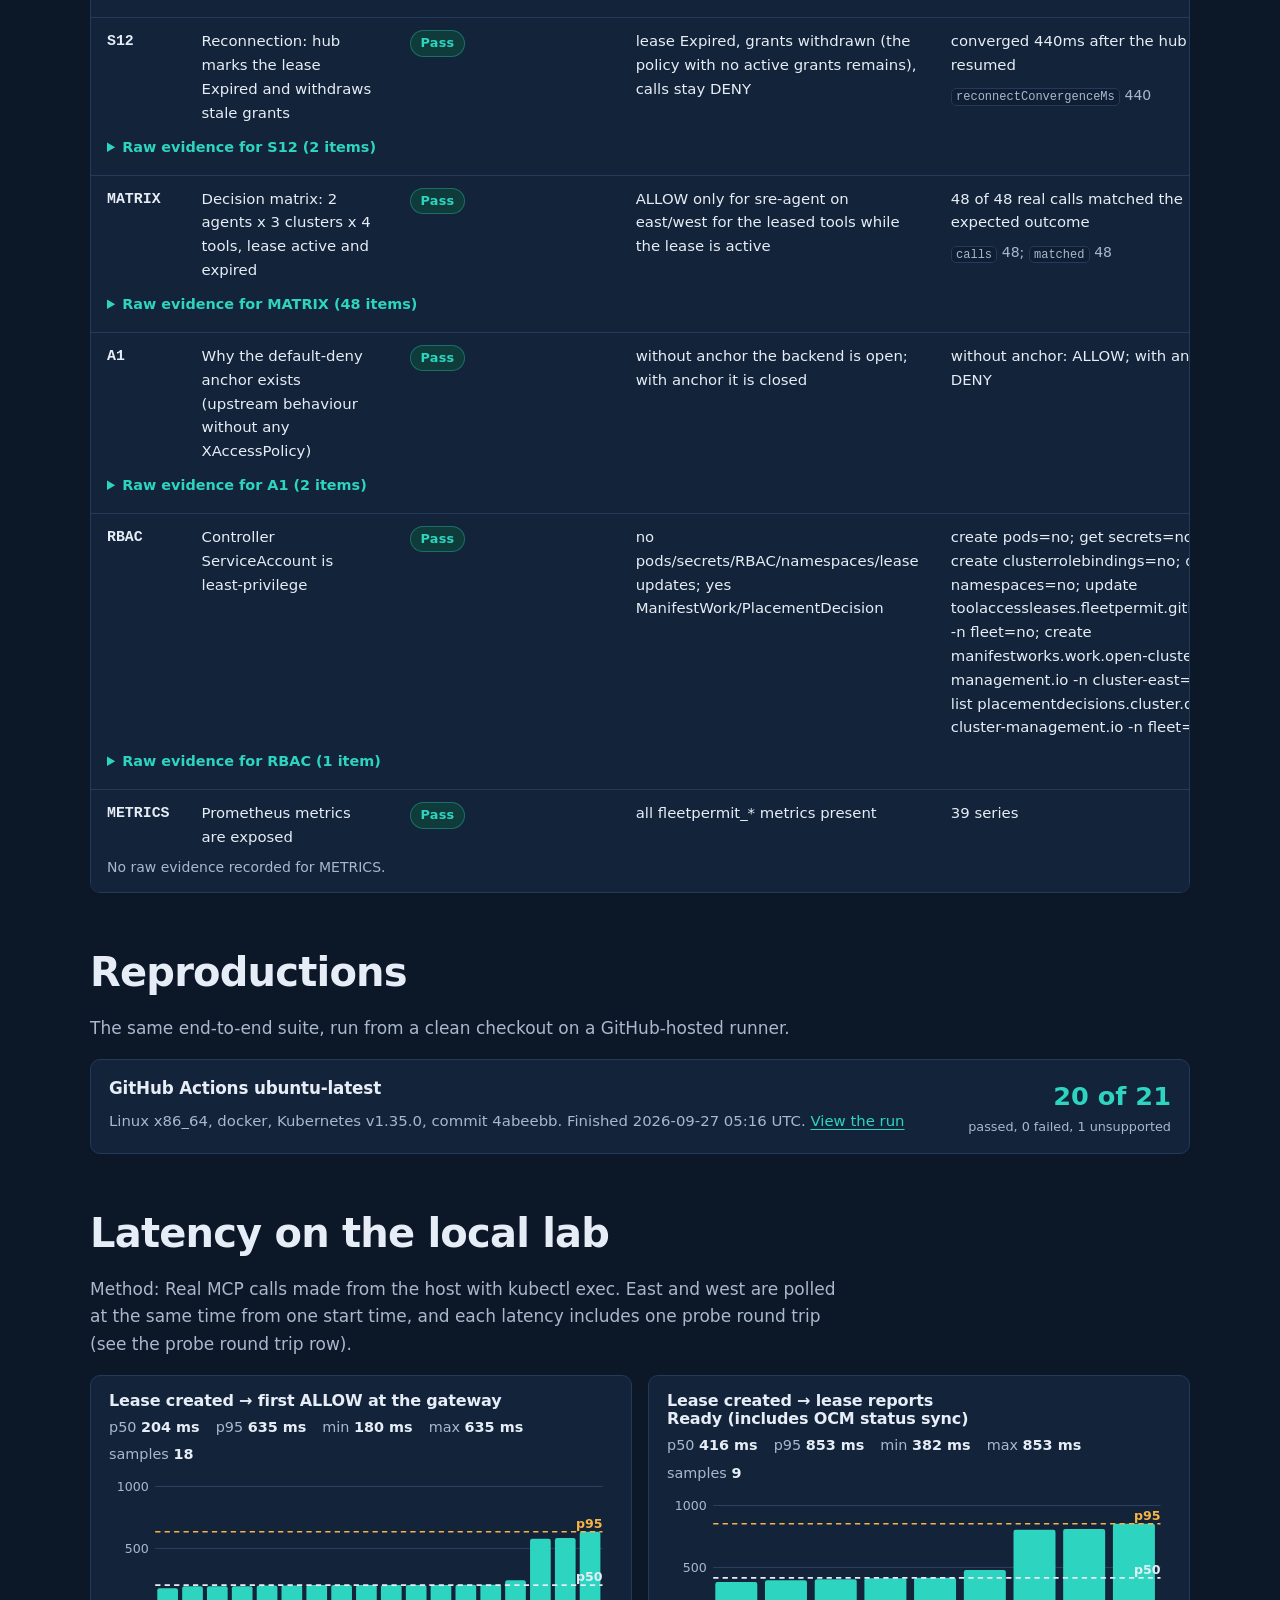
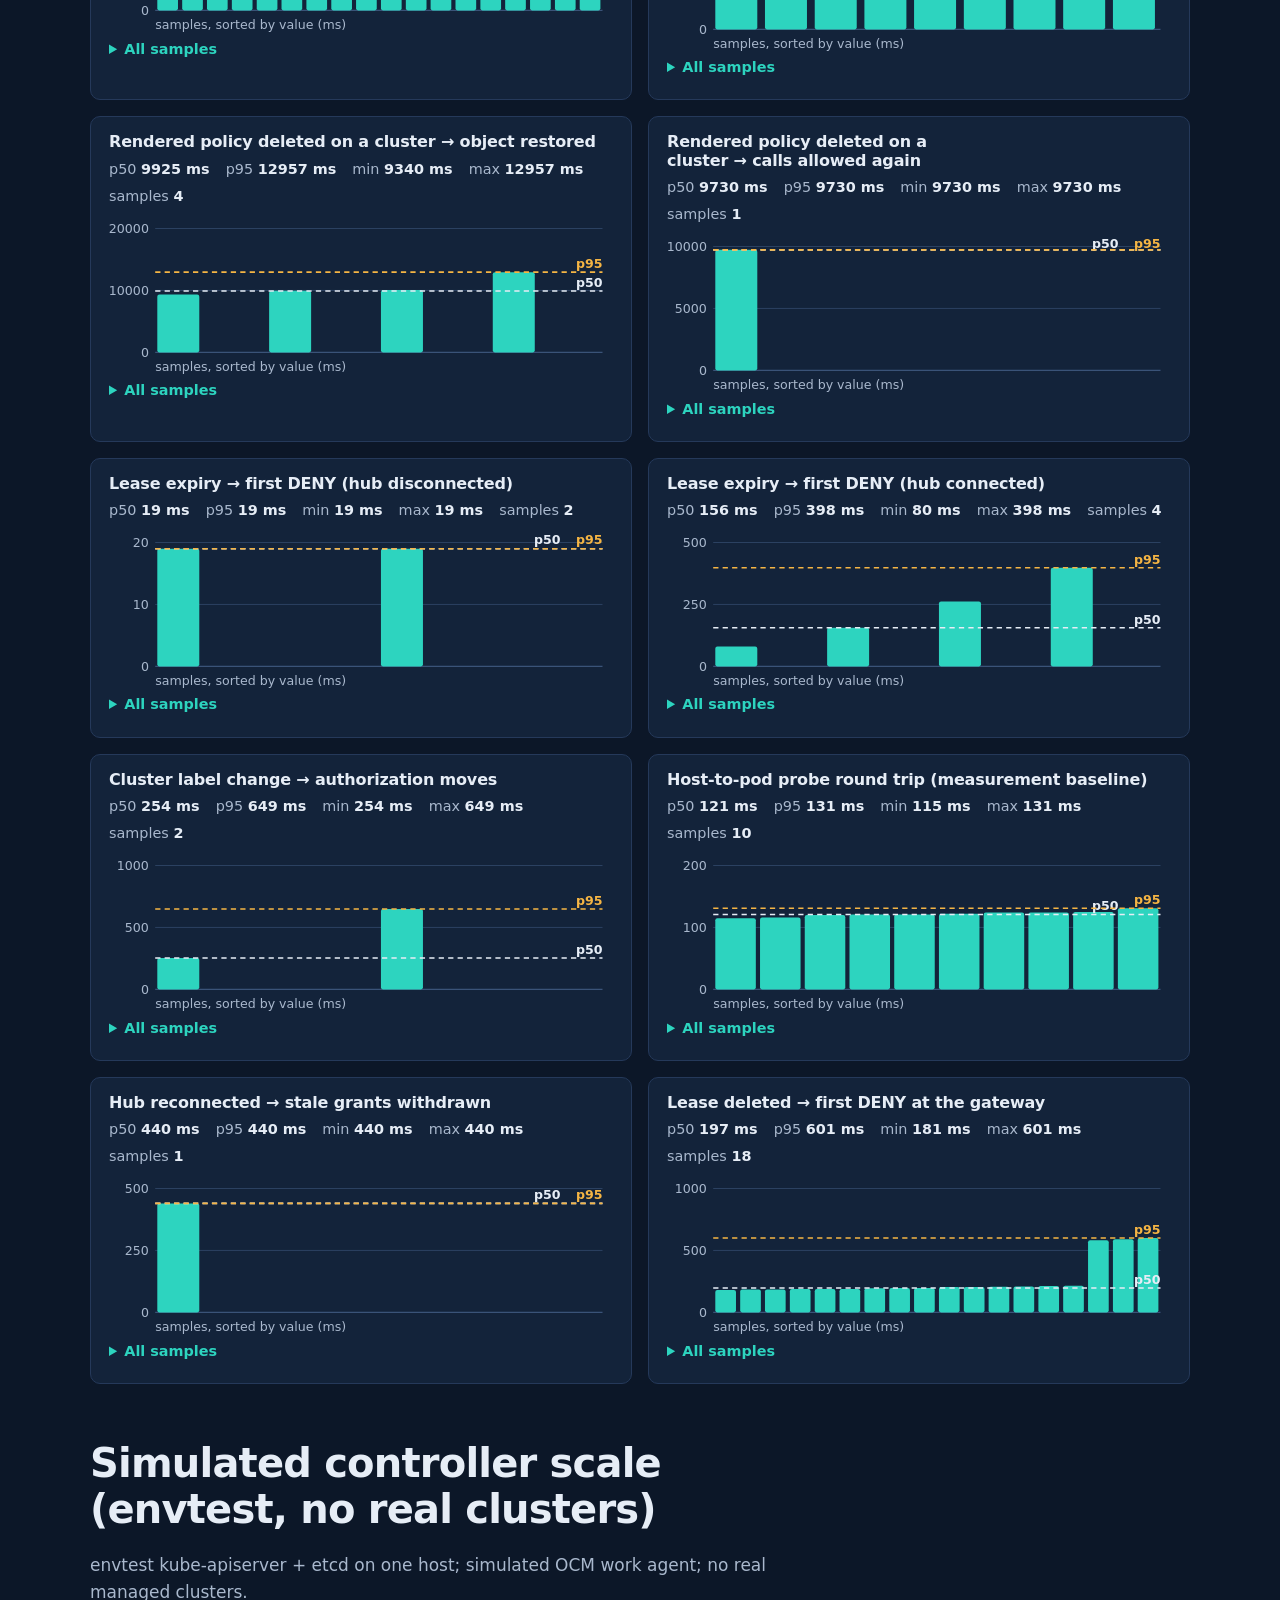
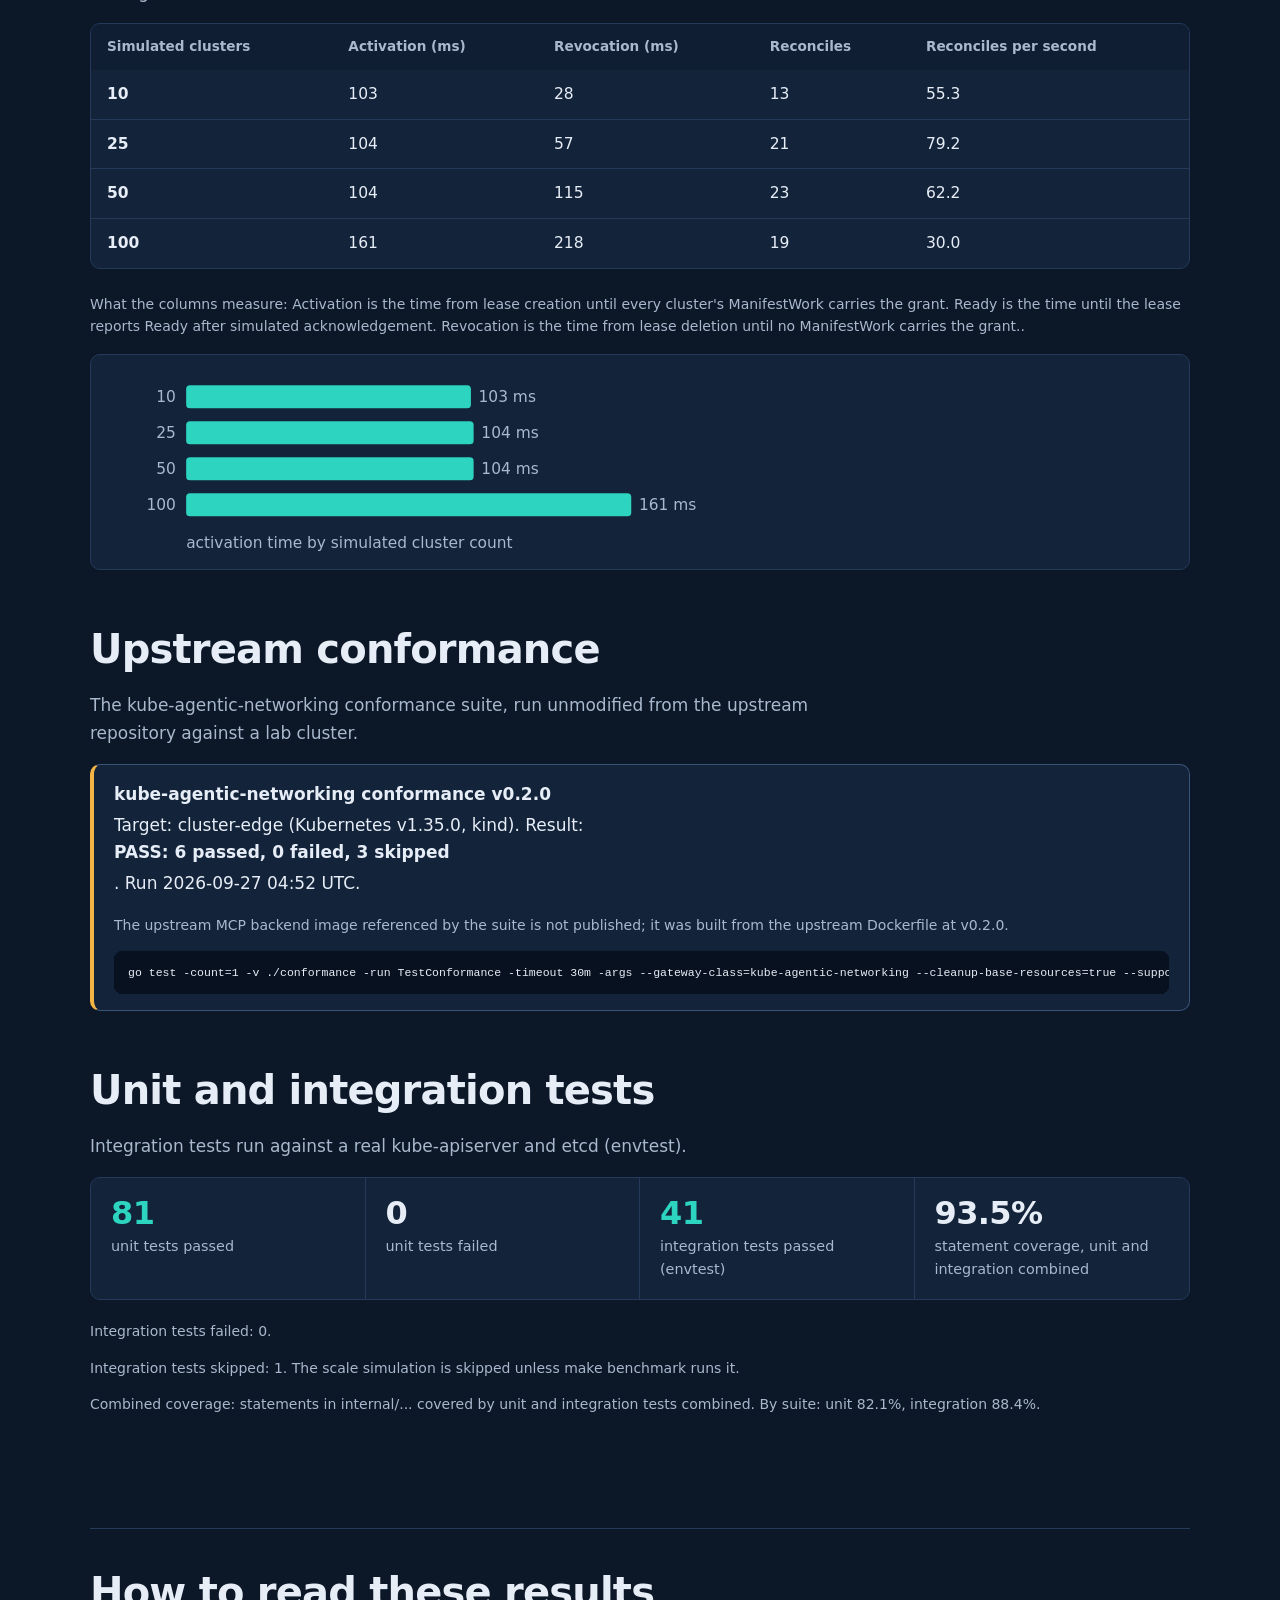
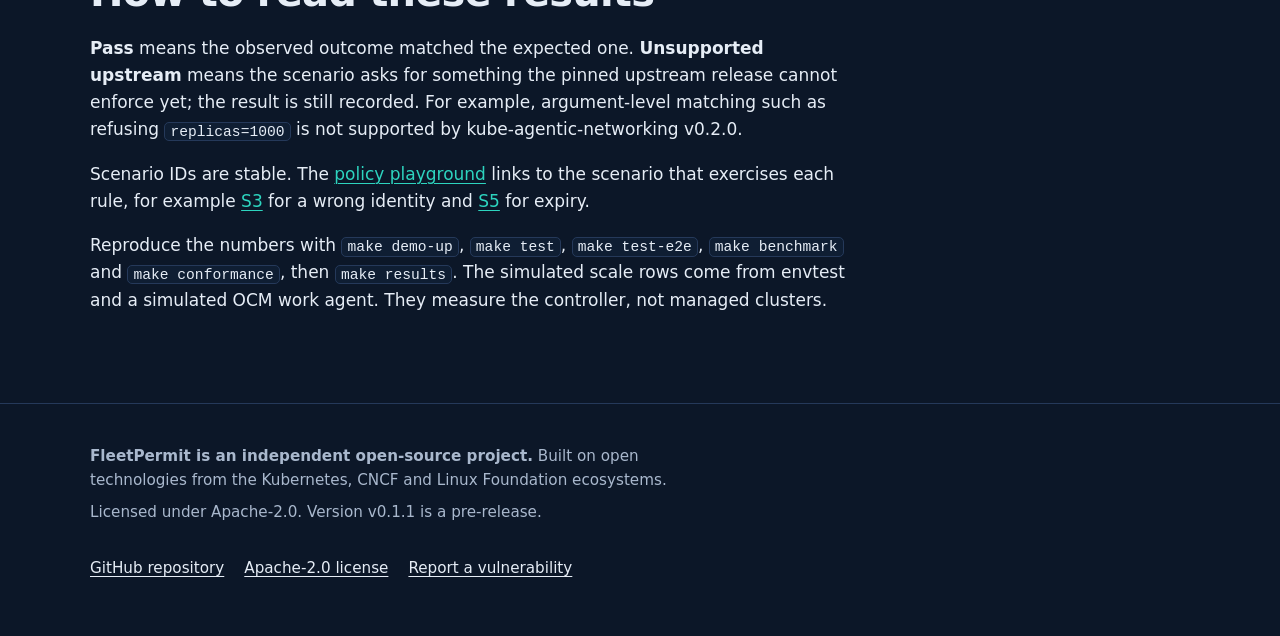
<file: results.html>
<!doctype html>
<html lang="en" class="no-js">
<head>
<meta charset="utf-8">
<meta name="viewport" content="width=device-width, initial-scale=1">
<title>Test results | FleetPermit</title>
<meta name="description" content="End-to-end results from real multi-cluster runs of FleetPermit, with raw evidence, latency measurements and simulated controller scale.">
<meta name="color-scheme" content="dark light">
<meta name="theme-color" content="#0c1728">
<link rel="icon" href="assets/img/logo-mark.svg" type="image/svg+xml">
<link rel="apple-touch-icon" href="assets/img/avatar-512.png">
<link rel="stylesheet" href="assets/css/site.css?v=dd57e0b890">
<meta property="og:type" content="website">
<meta property="og:site_name" content="FleetPermit">
<meta property="og:title" content="Test results | FleetPermit">
<meta property="og:description" content="End-to-end results from real multi-cluster runs of FleetPermit, with raw evidence, latency measurements and simulated controller scale.">
<meta property="og:url" content="https://fleetpermit.github.io/results.html">
<meta property="og:image" content="https://fleetpermit.github.io/assets/img/social-preview.png">
<meta name="twitter:card" content="summary_large_image">
<script>(function(){var d=document.documentElement,t='dark';d.className=d.className.replace('no-js','js');try{var s=localStorage.getItem('fp-theme');if(s==='light'||s==='dark')t=s;}catch(e){}d.setAttribute('data-theme',t);})();</script>
<script src="assets/js/site.js?v=cc30a89c8a" defer></script>
<link rel="stylesheet" href="assets/css/agents.css?v=7eebe30126">
<script src="assets/js/results.js?v=0e351af009" defer></script>
</head>
<body>
<a class="skip-link" href="#main">Skip to content</a>
<header class="site-header">
  <div class="container header-inner">
    <a class="brand" href="index.html"><svg viewBox="0 0 64 64" aria-hidden="true" focusable="false"><rect width="64" height="64" rx="14" fill="#0C1728"/><g stroke="#2DD4BF" stroke-width="3.2" stroke-linecap="round"><line x1="25" y1="24.5" x2="16.5" y2="16"/><line x1="39" y1="24.5" x2="47.5" y2="16"/></g><line x1="32" y1="41" x2="32" y2="45.5" stroke="#6B7F9C" stroke-width="2.4" stroke-linecap="round" stroke-dasharray="0.01 4.4"/><rect x="8" y="7" width="12" height="12" rx="3" fill="#2DD4BF"/><rect x="44" y="7" width="12" height="12" rx="3" fill="#2DD4BF"/><rect x="27.1" y="47.6" width="9.8" height="9.8" rx="2.6" fill="none" stroke="#6B7F9C" stroke-width="2.2"/><path d="M22 25H42A3 3 0 0 1 45 28V29A3 3 0 0 0 45 35V36A3 3 0 0 1 42 39H22A3 3 0 0 1 19 36V35A3 3 0 0 0 19 29V28A3 3 0 0 1 22 25Z" fill="#F5B544"/><line x1="37" y1="27.6" x2="37" y2="36.6" stroke="#0C1728" stroke-width="1.6" stroke-dasharray="1.6 1.4"/></svg><span>FleetPermit</span><span class="version">v0.1.1</span></a>
    <nav id="site-nav" class="site-nav" aria-label="Main">
      <ul>
        <li><a href="index.html">Overview</a></li>
        <li><a href="architecture.html">Architecture</a></li>
        <li><a href="security.html">Security</a></li>
        <li><a href="demo.html">Demo</a></li>
        <li><a href="results.html" aria-current="page">Results</a></li>
        <li><a href="docs.html">Docs</a></li>
        <li><a href="community.html">Community</a></li>
      </ul>
    </nav>
    <div class="header-actions">
      <a class="icon-btn star-btn" href="https://github.com/fleetpermit/fleetpermit" aria-label="Star FleetPermit on GitHub" title="Star FleetPermit on GitHub"><span class="star-g" aria-hidden="true"><svg class="star-ico" width="18" height="18" viewBox="0 0 24 24" focusable="false"><path d="M12 2.6l2.8 5.8 6.3.9-4.6 4.4 1.1 6.3L12 17l-5.6 3 1.1-6.3-4.6-4.4 6.3-.9z"/></svg></span><span class="star-label">Star</span></a>
      <a class="icon-btn gh-btn" href="https://github.com/fleetpermit/fleetpermit"><svg viewBox="0 0 24 24" aria-hidden="true" focusable="false" fill="none" stroke="currentColor" stroke-width="2" stroke-linecap="round" stroke-linejoin="round"><polyline points="16 18 22 12 16 6"/><polyline points="8 6 2 12 8 18"/></svg><span class="gh-label">GitHub</span><span class="visually-hidden"> repository</span></a>
      <button class="icon-btn theme-toggle" type="button" aria-label="Switch theme"><svg class="icon-moon" viewBox="0 0 24 24" aria-hidden="true" focusable="false" fill="none" stroke="currentColor" stroke-width="2" stroke-linecap="round" stroke-linejoin="round"><path d="M21 12.8A9 9 0 1 1 11.2 3a7 7 0 0 0 9.8 9.8z"/></svg><svg class="icon-sun" viewBox="0 0 24 24" aria-hidden="true" focusable="false" fill="none" stroke="currentColor" stroke-width="2" stroke-linecap="round" stroke-linejoin="round"><circle cx="12" cy="12" r="4.5"/><path d="M12 1.5v2.5M12 20v2.5M4.6 4.6l1.8 1.8M17.6 17.6l1.8 1.8M1.5 12H4M20 12h2.5M4.6 19.4l1.8-1.8M17.6 6.4l1.8-1.8"/></svg></button>
      <button class="icon-btn menu-toggle" type="button" aria-expanded="false" aria-controls="site-nav"><svg viewBox="0 0 24 24" aria-hidden="true" focusable="false" fill="none" stroke="currentColor" stroke-width="2" stroke-linecap="round"><path d="M4 7h16M4 12h16M4 17h16"/></svg><span class="menu-label">Menu</span></button>
    </div>
  </div>
</header>
<main id="main">
  <div class="container">
    <header class="page-head">
      <h1>Test results</h1>
      <p class="lede">What the end-to-end suite observed on a real multi-cluster lab, with the raw evidence for every decision. The lab is local kind clusters on one development host, so these numbers are not a production benchmark.</p>
      <nav aria-label="On this page">
        <ul class="footer-links">
          <li><a href="#outcomes">Test agents and outcomes</a></li>
          <li><a href="#e2e">Scenarios</a></li>
          <li><a href="#reproductions">Reproductions</a></li>
          <li><a href="#latency">Latency</a></li>
          <li><a href="#scale">Simulated scale</a></li>
          <li><a href="#conformance">Conformance</a></li>
          <li><a href="#tests">Unit and integration tests</a></li>
        </ul>
      </nav>
    </header>

    <div id="results-root" aria-busy="true" style="padding-bottom:56px">
      <p class="state js-only">Loading results from <a href="data/results.json">data/results.json</a>.</p>
    </div>
    <noscript><p class="state">The dashboard needs JavaScript to render. The raw data is at <a href="data/results.json">data/results.json</a>.</p></noscript>

    <section aria-labelledby="how-read" style="padding-bottom:72px;border-top:1px solid var(--line);padding-top:40px">
      <h2 id="how-read">How to read these results</h2>
      <div class="prose">
        <p><strong>Pass</strong> means the observed outcome matched the expected one. <strong>Unsupported upstream</strong> means the scenario asks for something the pinned upstream release cannot enforce yet; the result is still recorded. For example, argument-level matching such as refusing <code>replicas=1000</code> is not supported by kube-agentic-networking v0.2.0.</p>
        <p>Scenario IDs are stable. The <a href="demo.html#playground">policy playground</a> links to the scenario that exercises each rule, for example <a href="#S3">S3</a> for a wrong identity and <a href="#S5">S5</a> for expiry.</p>
        <p>Reproduce the numbers with <code>make demo-up</code>, <code>make test</code>, <code>make test-e2e</code>, <code>make benchmark</code> and <code>make conformance</code>, then <code>make results</code>. The simulated scale rows come from envtest and a simulated OCM work agent. They measure the controller, not managed clusters.</p>
      </div>
    </section>
  </div>
</main>
<footer class="site-footer">
  <div class="container footer-grid">
    <div>
      <p><strong>FleetPermit is an independent open-source project.</strong> Built on open technologies from the Kubernetes, CNCF and Linux Foundation ecosystems.</p>
      <p>Licensed under Apache-2.0. Version v0.1.1 is a pre-release.</p>
    </div>
    <ul class="footer-links" aria-label="Project links">
      <li><a href="https://github.com/fleetpermit/fleetpermit">GitHub repository</a></li>
      <li><a href="https://github.com/fleetpermit/fleetpermit/blob/main/LICENSE">Apache-2.0 license</a></li>
      <li><a href="community.html#security">Report a vulnerability</a></li>
    </ul>
  </div>
</footer>
<div id="live-status" class="visually-hidden" aria-live="polite"></div>
</body>
</html>
</file>
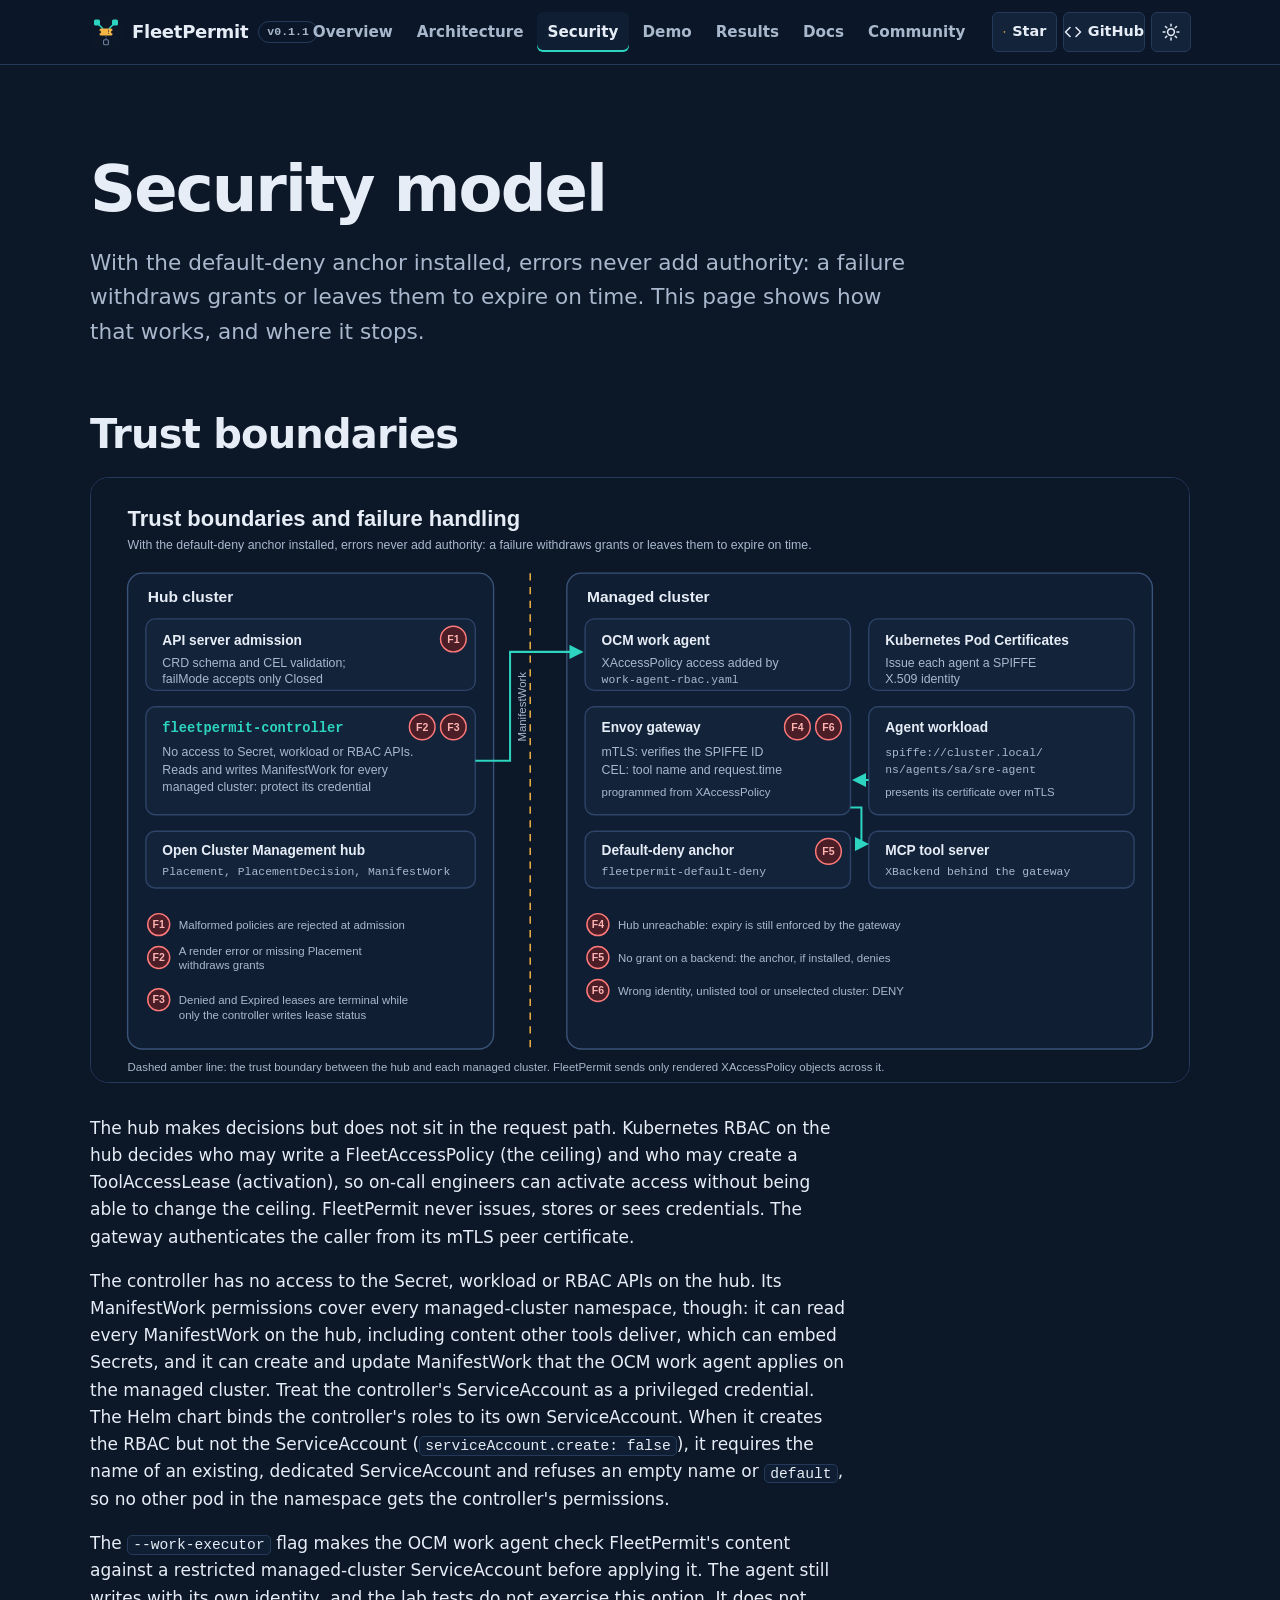
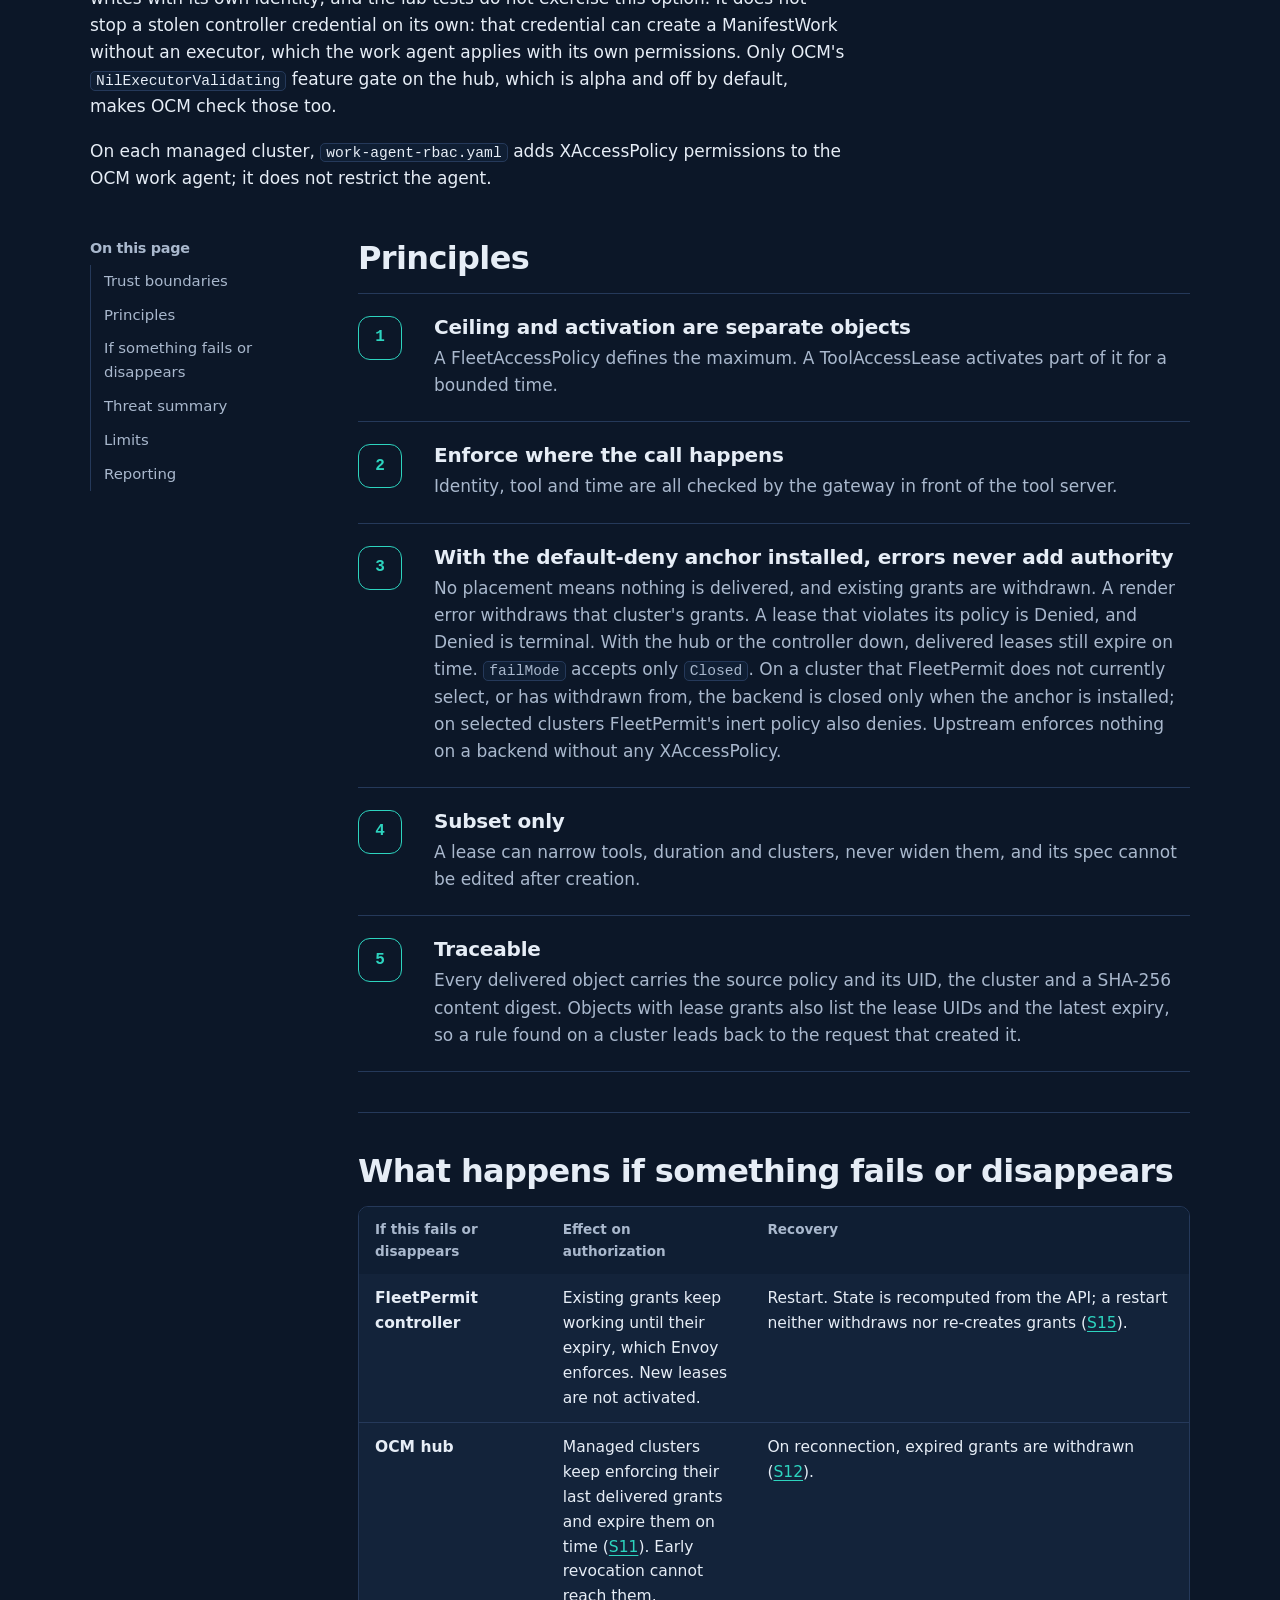
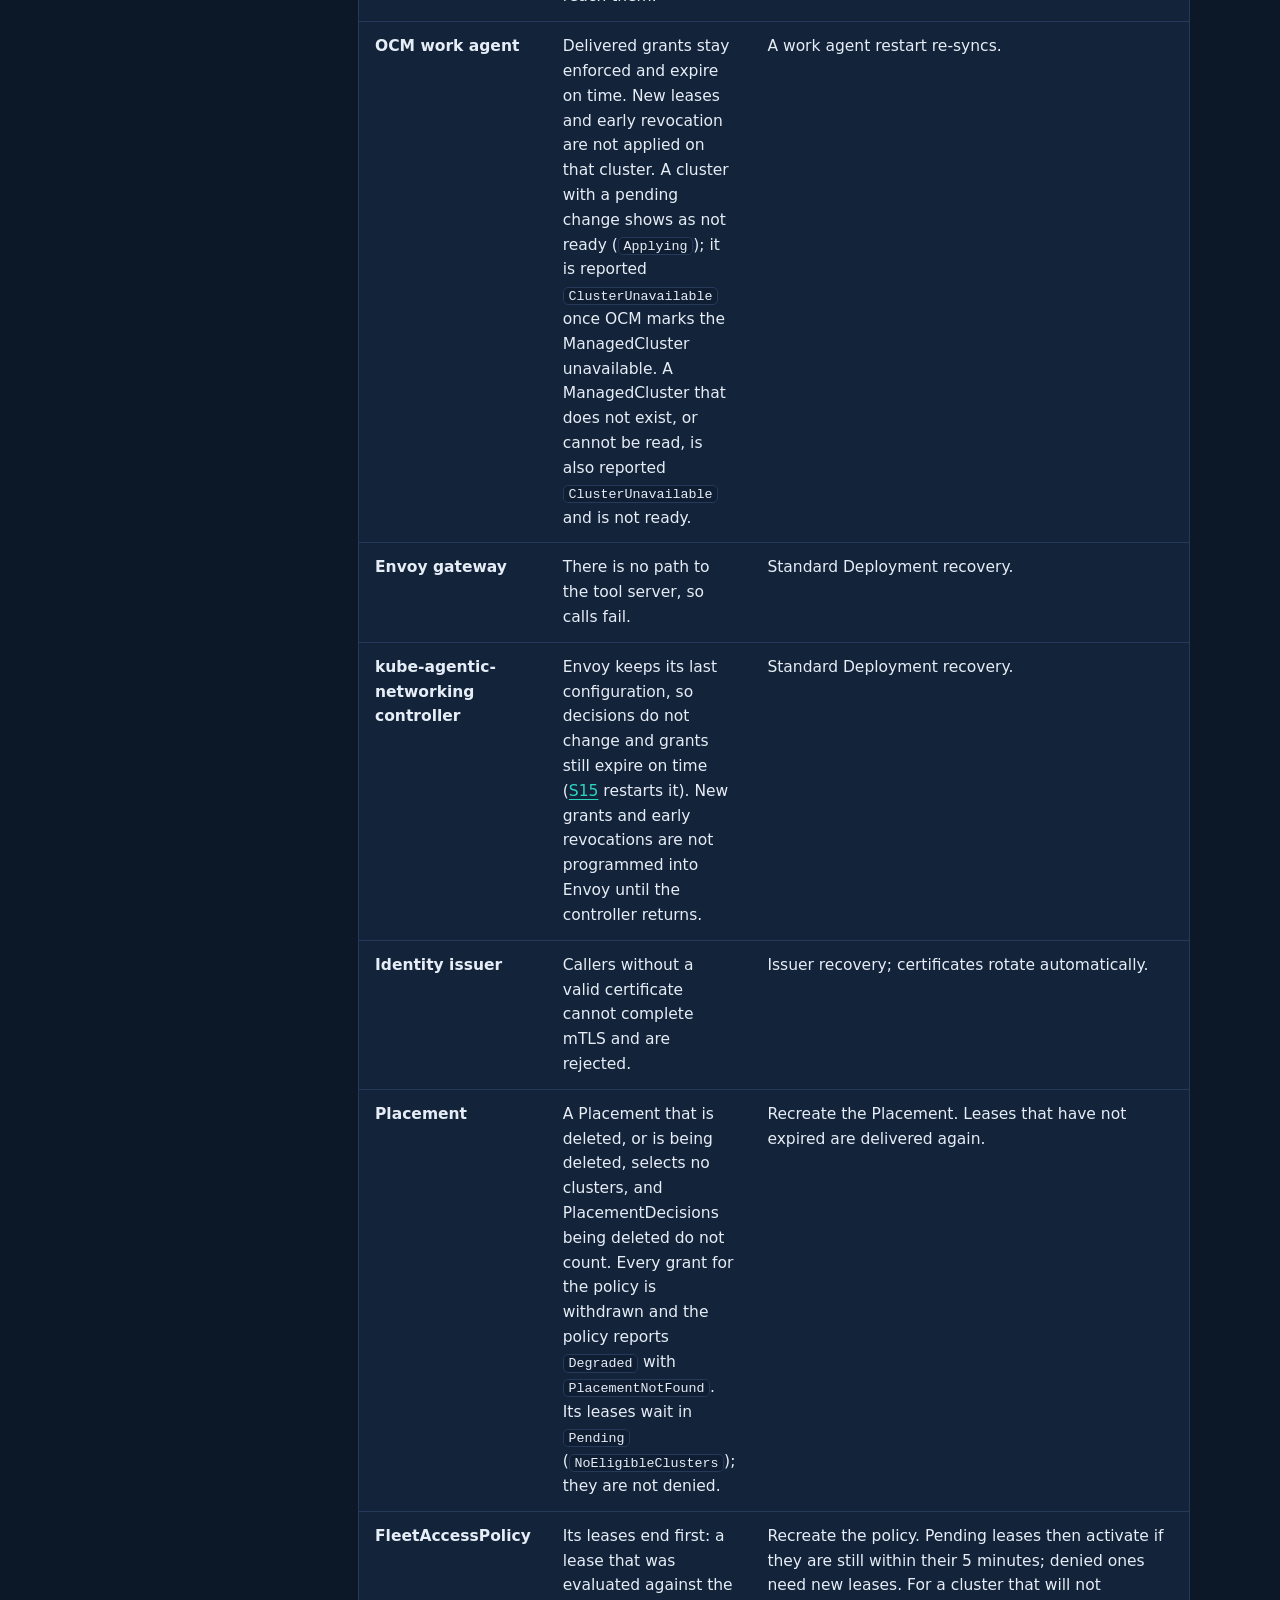
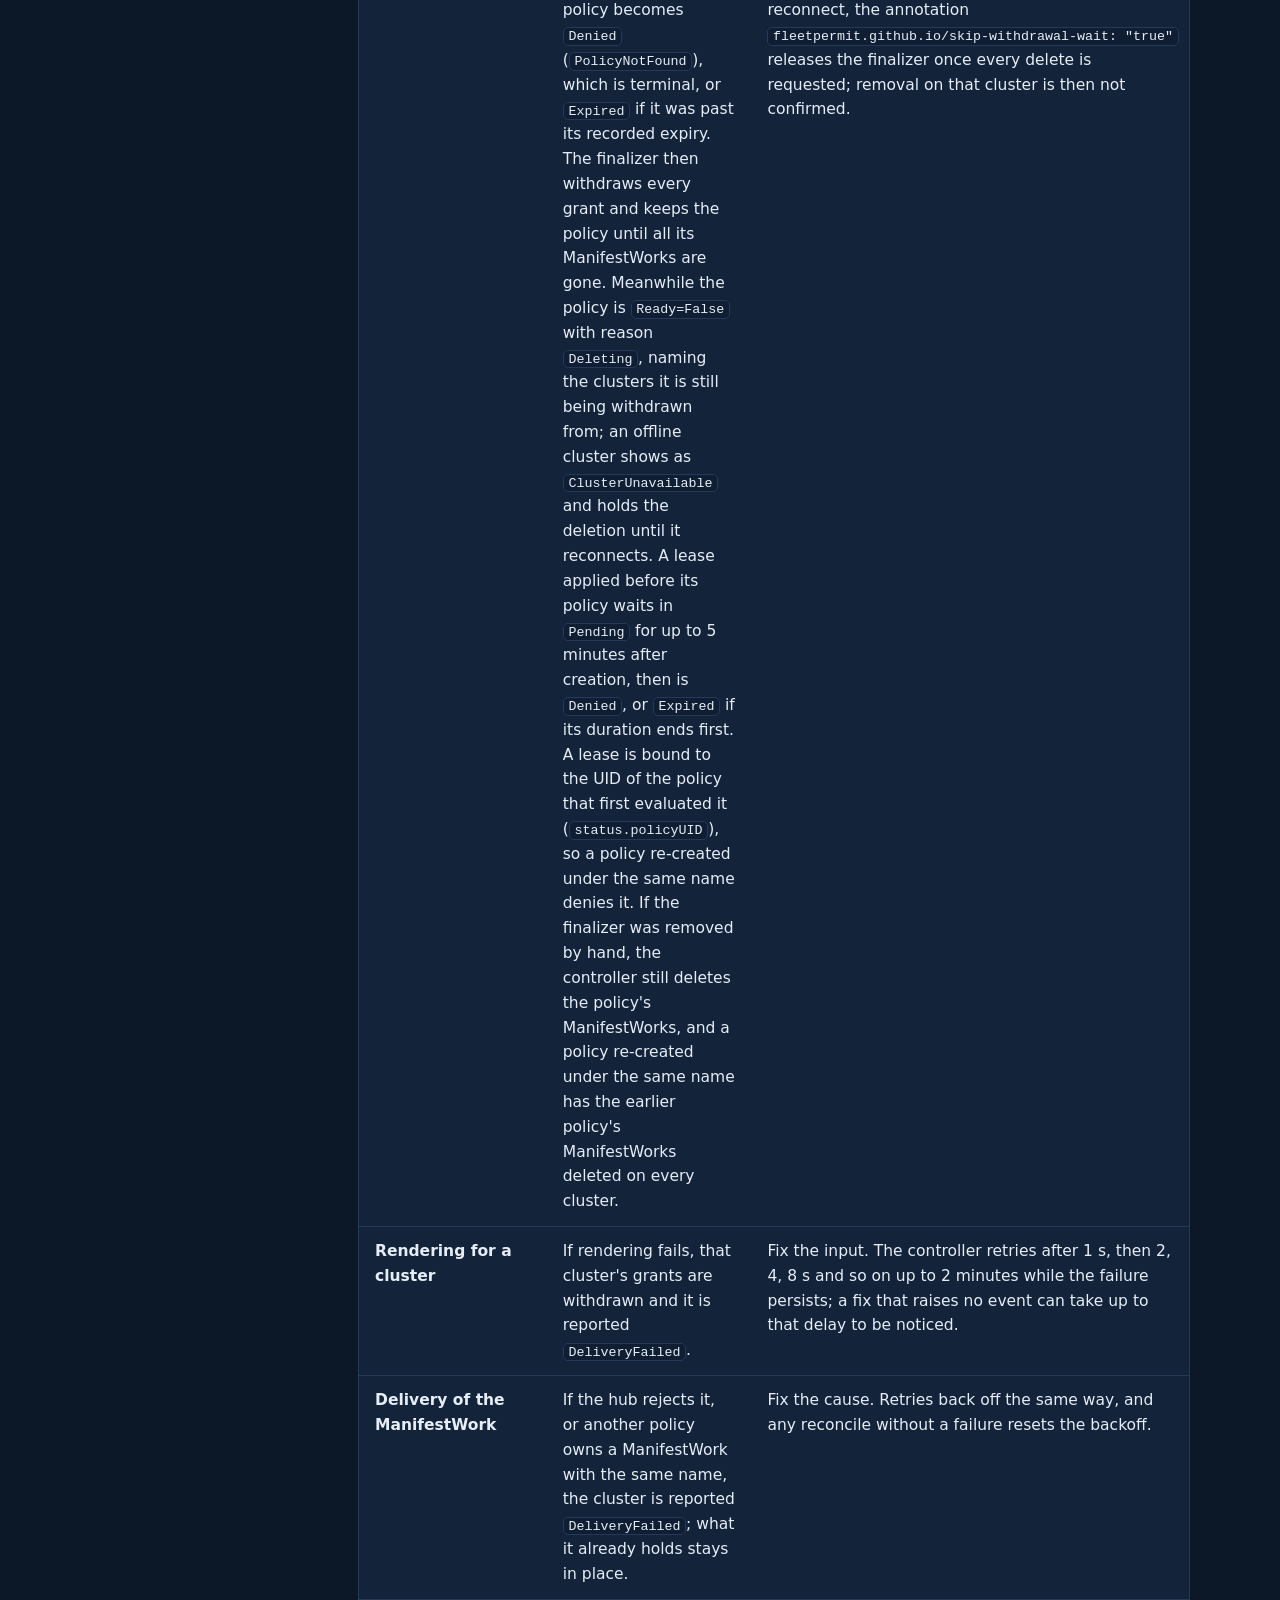
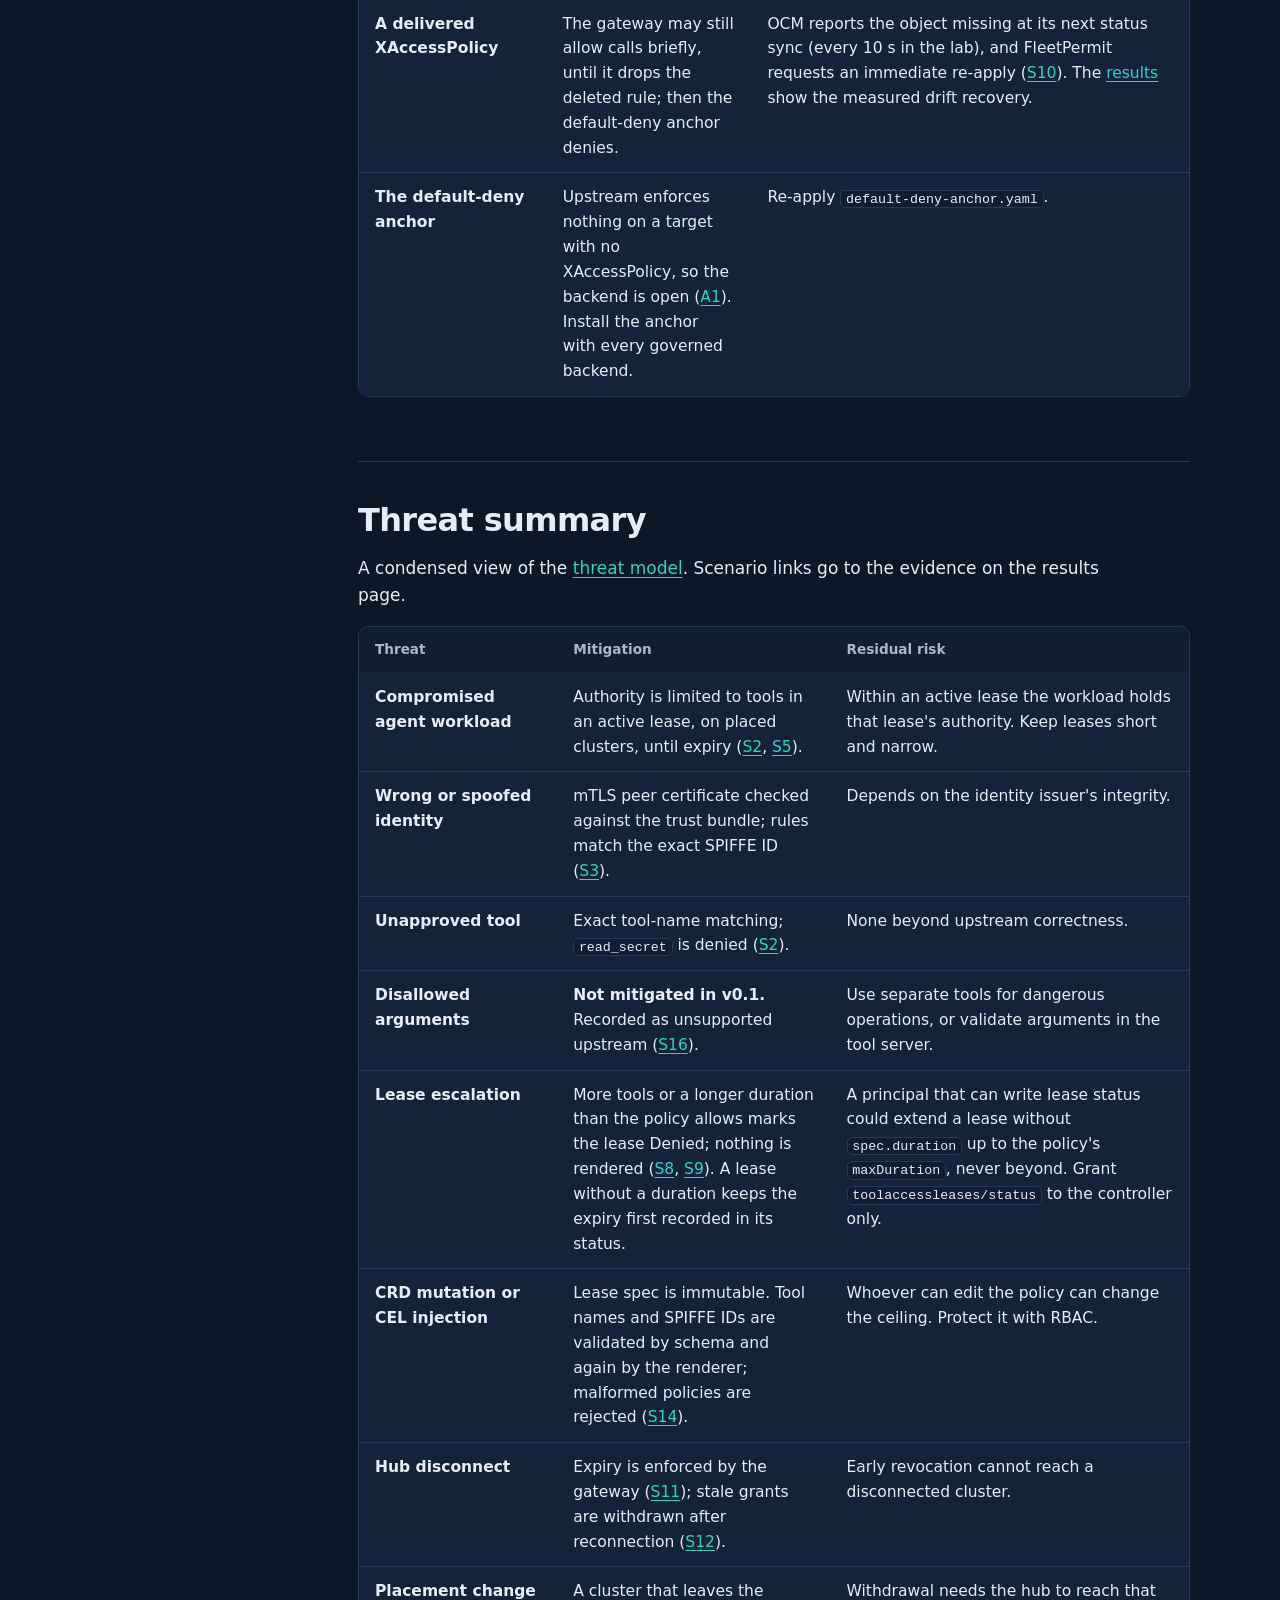
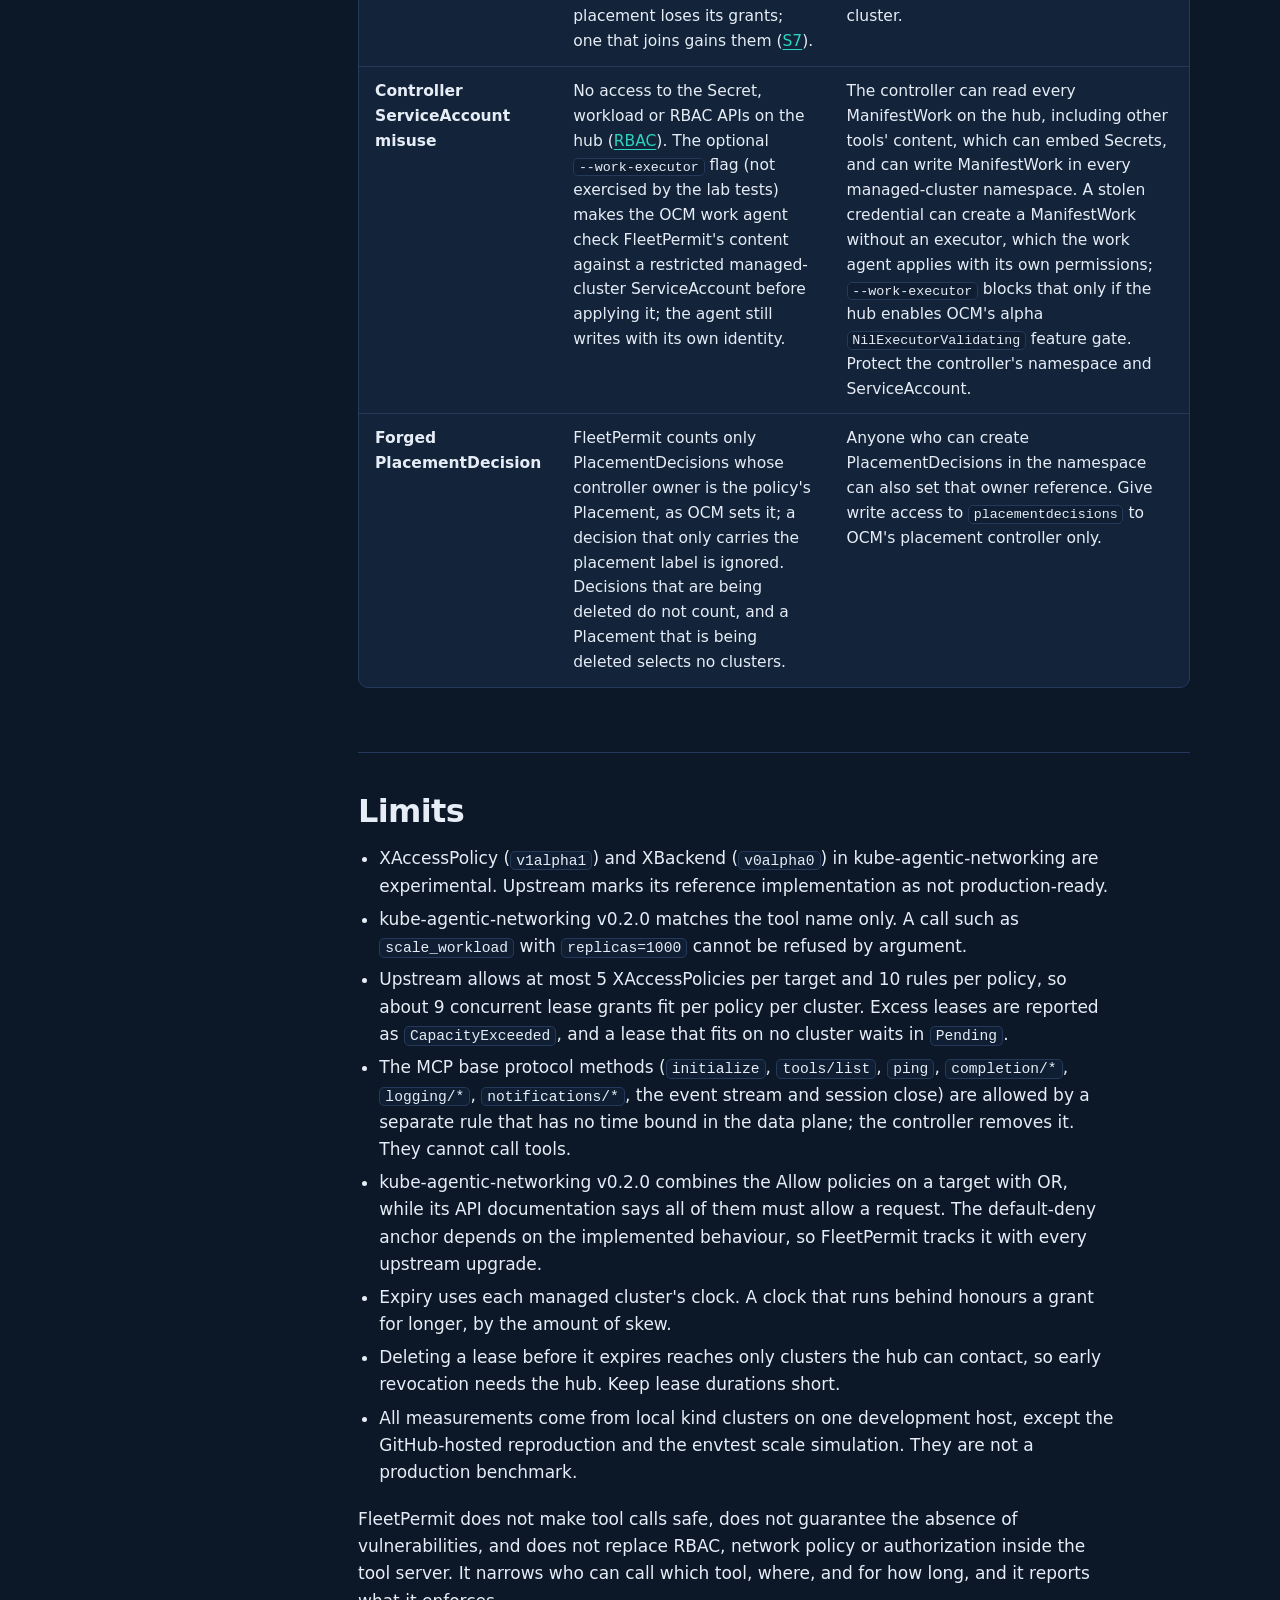
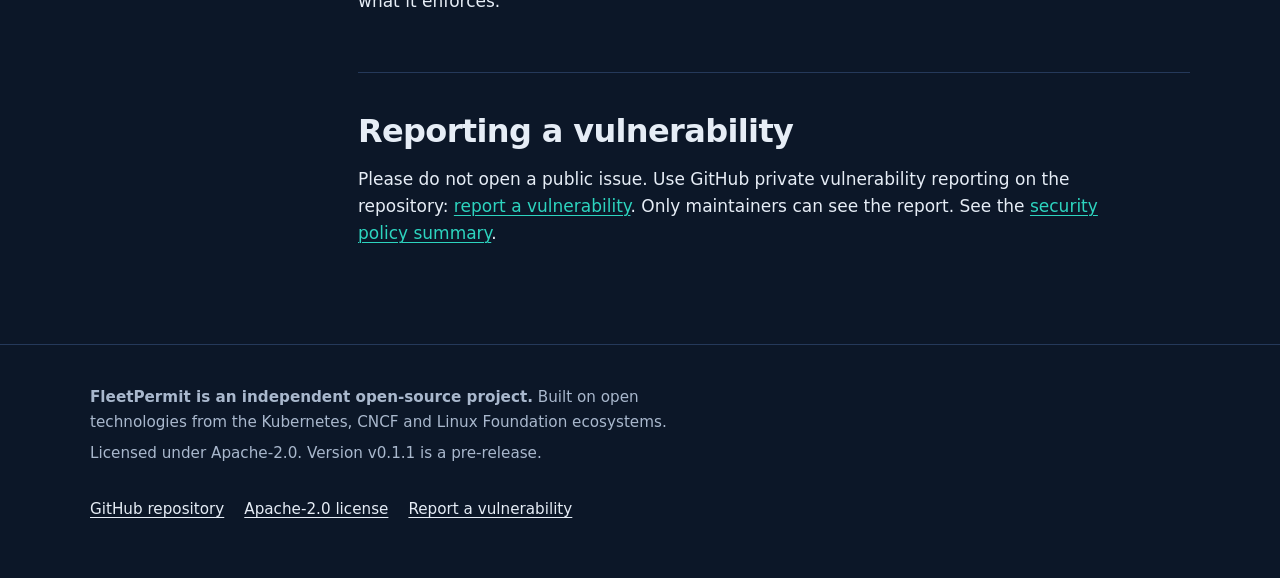
<file: security.html>
<!doctype html>
<html lang="en" class="no-js">
<head>
<meta charset="utf-8">
<meta name="viewport" content="width=device-width, initial-scale=1">
<title>Security model | FleetPermit</title>
<meta name="description" content="FleetPermit's trust boundaries, failure handling, threat summary and limits.">
<meta name="color-scheme" content="dark light">
<meta name="theme-color" content="#0c1728">
<link rel="icon" href="assets/img/logo-mark.svg" type="image/svg+xml">
<link rel="apple-touch-icon" href="assets/img/avatar-512.png">
<link rel="stylesheet" href="assets/css/site.css?v=dd57e0b890">
<meta property="og:type" content="website">
<meta property="og:site_name" content="FleetPermit">
<meta property="og:title" content="Security model | FleetPermit">
<meta property="og:description" content="FleetPermit's trust boundaries, failure handling, threat summary and limits.">
<meta property="og:url" content="https://fleetpermit.github.io/security.html">
<meta property="og:image" content="https://fleetpermit.github.io/assets/img/social-preview.png">
<meta name="twitter:card" content="summary_large_image">
<script>(function(){var d=document.documentElement,t='dark';d.className=d.className.replace('no-js','js');try{var s=localStorage.getItem('fp-theme');if(s==='light'||s==='dark')t=s;}catch(e){}d.setAttribute('data-theme',t);})();</script>
<script src="assets/js/site.js?v=cc30a89c8a" defer></script>
</head>
<body>
<a class="skip-link" href="#main">Skip to content</a>
<header class="site-header">
  <div class="container header-inner">
    <a class="brand" href="index.html"><svg viewBox="0 0 64 64" aria-hidden="true" focusable="false"><rect width="64" height="64" rx="14" fill="#0C1728"/><g stroke="#2DD4BF" stroke-width="3.2" stroke-linecap="round"><line x1="25" y1="24.5" x2="16.5" y2="16"/><line x1="39" y1="24.5" x2="47.5" y2="16"/></g><line x1="32" y1="41" x2="32" y2="45.5" stroke="#6B7F9C" stroke-width="2.4" stroke-linecap="round" stroke-dasharray="0.01 4.4"/><rect x="8" y="7" width="12" height="12" rx="3" fill="#2DD4BF"/><rect x="44" y="7" width="12" height="12" rx="3" fill="#2DD4BF"/><rect x="27.1" y="47.6" width="9.8" height="9.8" rx="2.6" fill="none" stroke="#6B7F9C" stroke-width="2.2"/><path d="M22 25H42A3 3 0 0 1 45 28V29A3 3 0 0 0 45 35V36A3 3 0 0 1 42 39H22A3 3 0 0 1 19 36V35A3 3 0 0 0 19 29V28A3 3 0 0 1 22 25Z" fill="#F5B544"/><line x1="37" y1="27.6" x2="37" y2="36.6" stroke="#0C1728" stroke-width="1.6" stroke-dasharray="1.6 1.4"/></svg><span>FleetPermit</span><span class="version">v0.1.1</span></a>
    <nav id="site-nav" class="site-nav" aria-label="Main">
      <ul>
        <li><a href="index.html">Overview</a></li>
        <li><a href="architecture.html">Architecture</a></li>
        <li><a href="security.html" aria-current="page">Security</a></li>
        <li><a href="demo.html">Demo</a></li>
        <li><a href="results.html">Results</a></li>
        <li><a href="docs.html">Docs</a></li>
        <li><a href="community.html">Community</a></li>
      </ul>
    </nav>
    <div class="header-actions">
      <a class="icon-btn star-btn" href="https://github.com/fleetpermit/fleetpermit" aria-label="Star FleetPermit on GitHub" title="Star FleetPermit on GitHub"><span class="star-g" aria-hidden="true"><svg class="star-ico" width="18" height="18" viewBox="0 0 24 24" focusable="false"><path d="M12 2.6l2.8 5.8 6.3.9-4.6 4.4 1.1 6.3L12 17l-5.6 3 1.1-6.3-4.6-4.4 6.3-.9z"/></svg></span><span class="star-label">Star</span></a>
      <a class="icon-btn gh-btn" href="https://github.com/fleetpermit/fleetpermit"><svg viewBox="0 0 24 24" aria-hidden="true" focusable="false" fill="none" stroke="currentColor" stroke-width="2" stroke-linecap="round" stroke-linejoin="round"><polyline points="16 18 22 12 16 6"/><polyline points="8 6 2 12 8 18"/></svg><span class="gh-label">GitHub</span><span class="visually-hidden"> repository</span></a>
      <button class="icon-btn theme-toggle" type="button" aria-label="Switch theme"><svg class="icon-moon" viewBox="0 0 24 24" aria-hidden="true" focusable="false" fill="none" stroke="currentColor" stroke-width="2" stroke-linecap="round" stroke-linejoin="round"><path d="M21 12.8A9 9 0 1 1 11.2 3a7 7 0 0 0 9.8 9.8z"/></svg><svg class="icon-sun" viewBox="0 0 24 24" aria-hidden="true" focusable="false" fill="none" stroke="currentColor" stroke-width="2" stroke-linecap="round" stroke-linejoin="round"><circle cx="12" cy="12" r="4.5"/><path d="M12 1.5v2.5M12 20v2.5M4.6 4.6l1.8 1.8M17.6 17.6l1.8 1.8M1.5 12H4M20 12h2.5M4.6 19.4l1.8-1.8M17.6 6.4l1.8-1.8"/></svg></button>
      <button class="icon-btn menu-toggle" type="button" aria-expanded="false" aria-controls="site-nav"><svg viewBox="0 0 24 24" aria-hidden="true" focusable="false" fill="none" stroke="currentColor" stroke-width="2" stroke-linecap="round"><path d="M4 7h16M4 12h16M4 17h16"/></svg><span class="menu-label">Menu</span></button>
    </div>
  </div>
</header>
<main id="main">
  <div class="container">
    <header class="page-head">
      <h1>Security model</h1>
      <p class="lede">With the default-deny anchor installed, errors never add authority: a failure withdraws grants or leaves them to expire on time. This page shows how that works, and where it stops.</p>
    </header>

    <section id="model" style="margin-bottom:48px" aria-labelledby="model-h">
      <h2 id="model-h">Trust boundaries</h2>
      <figure class="figure">
        <div class="fig-scroll fig-dense" data-label="Trust boundaries diagram, scrolls sideways"><img src="assets/img/security-model.svg" width="1200" height="660" alt="Trust boundaries and failure handling. The hub cluster contains API server admission (F1: malformed policies are rejected and failMode accepts only Closed), the fleetpermit-controller, which has no access to Secrets, workloads or RBAC but reads and writes ManifestWork for every managed cluster (F2: a render error or missing Placement withdraws grants; F3: Denied and Expired leases are terminal), and the Open Cluster Management hub. ManifestWork crosses the trust boundary to the managed cluster, where work-agent-rbac.yaml adds XAccessPolicy permissions to the OCM work agent. Kubernetes Pod Certificates issue the agent's SPIFFE X.509 identity. The Envoy gateway verifies it over mTLS and evaluates tool name and request time (F4: expiry holds with the hub unreachable; F6: wrong identity, unlisted tool or unselected cluster is denied). A default-deny anchor, when installed, denies calls to a backend with no grant (F5)."></div>
        <a class="fig-open" href="assets/img/security-model.svg">Open the trust boundaries diagram at full size</a>
      </figure>
      <div class="prose">
        <p>The hub makes decisions but does not sit in the request path. Kubernetes RBAC on the hub decides who may write a FleetAccessPolicy (the ceiling) and who may create a ToolAccessLease (activation), so on-call engineers can activate access without being able to change the ceiling. FleetPermit never issues, stores or sees credentials. The gateway authenticates the caller from its mTLS peer certificate.</p>
        <p>The controller has no access to the Secret, workload or RBAC APIs on the hub. Its ManifestWork permissions cover every managed-cluster namespace, though: it can read every ManifestWork on the hub, including content other tools deliver, which can embed Secrets, and it can create and update ManifestWork that the OCM work agent applies on the managed cluster. Treat the controller's ServiceAccount as a privileged credential. The Helm chart binds the controller's roles to its own ServiceAccount. When it creates the RBAC but not the ServiceAccount (<code>serviceAccount.create: false</code>), it requires the name of an existing, dedicated ServiceAccount and refuses an empty name or <code>default</code>, so no other pod in the namespace gets the controller's permissions.</p>
        <p>The <code>--work-executor</code> flag makes the OCM work agent check FleetPermit's content against a restricted managed-cluster ServiceAccount before applying it. The agent still writes with its own identity, and the lab tests do not exercise this option. It does not stop a stolen controller credential on its own: that credential can create a ManifestWork without an executor, which the work agent applies with its own permissions. Only OCM's <code>NilExecutorValidating</code> feature gate on the hub, which is alpha and off by default, makes OCM check those too.</p>
        <p>On each managed cluster, <code>work-agent-rbac.yaml</code> adds XAccessPolicy permissions to the OCM work agent; it does not restrict the agent.</p>
      </div>
    </section>

    <div class="doc-layout">
      <nav class="doc-toc" aria-label="On this page">
        <h2>On this page</h2>
        <ul>
          <li><a href="#model">Trust boundaries</a></li>
          <li><a href="#principles">Principles</a></li>
          <li><a href="#fail-closed">If something fails or disappears</a></li>
          <li><a href="#threats">Threat summary</a></li>
          <li><a href="#limits">Limits</a></li>
          <li><a href="#report">Reporting</a></li>
        </ul>
      </nav>

      <div class="doc-body">
        <section id="principles" aria-labelledby="principles-h">
          <h2 id="principles-h">Principles</h2>
          <ol class="steps">
            <li><div><h3>Ceiling and activation are separate objects</h3><p>A FleetAccessPolicy defines the maximum. A ToolAccessLease activates part of it for a bounded time.</p></div></li>
            <li><div><h3>Enforce where the call happens</h3><p>Identity, tool and time are all checked by the gateway in front of the tool server.</p></div></li>
            <li><div><h3>With the default-deny anchor installed, errors never add authority</h3><p>No placement means nothing is delivered, and existing grants are withdrawn. A render error withdraws that cluster's grants. A lease that violates its policy is Denied, and Denied is terminal. With the hub or the controller down, delivered leases still expire on time. <code>failMode</code> accepts only <code>Closed</code>. On a cluster that FleetPermit does not currently select, or has withdrawn from, the backend is closed only when the anchor is installed; on selected clusters FleetPermit's inert policy also denies. Upstream enforces nothing on a backend without any XAccessPolicy.</p></div></li>
            <li><div><h3>Subset only</h3><p>A lease can narrow tools, duration and clusters, never widen them, and its spec cannot be edited after creation.</p></div></li>
            <li><div><h3>Traceable</h3><p>Every delivered object carries the source policy and its UID, the cluster and a SHA-256 content digest. Objects with lease grants also list the lease UIDs and the latest expiry, so a rule found on a cluster leads back to the request that created it.</p></div></li>
          </ol>
        </section>

        <section id="fail-closed" aria-labelledby="fail-closed-h">
          <h2 id="fail-closed-h">What happens if something fails or disappears</h2>
          <div class="table-wrap">
            <table class="prop-table">
              <caption class="visually-hidden">Effect on authorization when a component disappears</caption>
              <thead><tr><th scope="col">If this fails or disappears</th><th scope="col">Effect on authorization</th><th scope="col">Recovery</th></tr></thead>
              <tbody>
                <tr><th scope="row">FleetPermit controller</th><td>Existing grants keep working until their expiry, which Envoy enforces. New leases are not activated.</td><td>Restart. State is recomputed from the API; a restart neither withdraws nor re-creates grants (<a href="results.html#S15">S15</a>).</td></tr>
                <tr><th scope="row">OCM hub</th><td>Managed clusters keep enforcing their last delivered grants and expire them on time (<a href="results.html#S11">S11</a>). Early revocation cannot reach them.</td><td>On reconnection, expired grants are withdrawn (<a href="results.html#S12">S12</a>).</td></tr>
                <tr><th scope="row">OCM work agent</th><td>Delivered grants stay enforced and expire on time. New leases and early revocation are not applied on that cluster. A cluster with a pending change shows as not ready (<code>Applying</code>); it is reported <code>ClusterUnavailable</code> once OCM marks the ManagedCluster unavailable. A ManagedCluster that does not exist, or cannot be read, is also reported <code>ClusterUnavailable</code> and is not ready.</td><td>A work agent restart re-syncs.</td></tr>
                <tr><th scope="row">Envoy gateway</th><td>There is no path to the tool server, so calls fail.</td><td>Standard Deployment recovery.</td></tr>
                <tr><th scope="row">kube-agentic-networking controller</th><td>Envoy keeps its last configuration, so decisions do not change and grants still expire on time (<a href="results.html#S15">S15</a> restarts it). New grants and early revocations are not programmed into Envoy until the controller returns.</td><td>Standard Deployment recovery.</td></tr>
                <tr><th scope="row">Identity issuer</th><td>Callers without a valid certificate cannot complete mTLS and are rejected.</td><td>Issuer recovery; certificates rotate automatically.</td></tr>
                <tr><th scope="row">Placement</th><td>A Placement that is deleted, or is being deleted, selects no clusters, and PlacementDecisions being deleted do not count. Every grant for the policy is withdrawn and the policy reports <code>Degraded</code> with <code>PlacementNotFound</code>. Its leases wait in <code>Pending</code> (<code>NoEligibleClusters</code>); they are not denied.</td><td>Recreate the Placement. Leases that have not expired are delivered again.</td></tr>
                <tr><th scope="row">FleetAccessPolicy</th><td>Its leases end first: a lease that was evaluated against the policy becomes <code>Denied</code> (<code>PolicyNotFound</code>), which is terminal, or <code>Expired</code> if it was past its recorded expiry. The finalizer then withdraws every grant and keeps the policy until all its ManifestWorks are gone. Meanwhile the policy is <code>Ready=False</code> with reason <code>Deleting</code>, naming the clusters it is still being withdrawn from; an offline cluster shows as <code>ClusterUnavailable</code> and holds the deletion until it reconnects. A lease applied before its policy waits in <code>Pending</code> for up to 5 minutes after creation, then is <code>Denied</code>, or <code>Expired</code> if its duration ends first. A lease is bound to the UID of the policy that first evaluated it (<code>status.policyUID</code>), so a policy re-created under the same name denies it. If the finalizer was removed by hand, the controller still deletes the policy's ManifestWorks, and a policy re-created under the same name has the earlier policy's ManifestWorks deleted on every cluster.</td><td>Recreate the policy. Pending leases then activate if they are still within their 5 minutes; denied ones need new leases. For a cluster that will not reconnect, the annotation <code>fleetpermit.github.io/skip-withdrawal-wait: "true"</code> releases the finalizer once every delete is requested; removal on that cluster is then not confirmed.</td></tr>
                <tr><th scope="row">Rendering for a cluster</th><td>If rendering fails, that cluster's grants are withdrawn and it is reported <code>DeliveryFailed</code>.</td><td>Fix the input. The controller retries after 1 s, then 2, 4, 8 s and so on up to 2 minutes while the failure persists; a fix that raises no event can take up to that delay to be noticed.</td></tr>
                <tr><th scope="row">Delivery of the ManifestWork</th><td>If the hub rejects it, or another policy owns a ManifestWork with the same name, the cluster is reported <code>DeliveryFailed</code>; what it already holds stays in place.</td><td>Fix the cause. Retries back off the same way, and any reconcile without a failure resets the backoff.</td></tr>
                <tr><th scope="row">A delivered XAccessPolicy</th><td>The gateway may still allow calls briefly, until it drops the deleted rule; then the default-deny anchor denies.</td><td>OCM reports the object missing at its next status sync (every 10 s in the lab), and FleetPermit requests an immediate re-apply (<a href="results.html#S10">S10</a>). The <a href="results.html#latency">results</a> show the measured drift recovery.</td></tr>
                <tr><th scope="row">The default-deny anchor</th><td>Upstream enforces nothing on a target with no XAccessPolicy, so the backend is open (<a href="results.html#A1">A1</a>). Install the anchor with every governed backend.</td><td>Re-apply <code>default-deny-anchor.yaml</code>.</td></tr>
              </tbody>
            </table>
          </div>
        </section>

        <section id="threats" aria-labelledby="threats-h">
          <h2 id="threats-h">Threat summary</h2>
          <p class="prose">A condensed view of the <a href="https://github.com/fleetpermit/fleetpermit/blob/main/docs/threat-model.md">threat model</a>. Scenario links go to the evidence on the results page.</p>
          <div class="table-wrap">
            <table class="prop-table">
              <caption class="visually-hidden">Threats, mitigations and residual risk</caption>
              <thead><tr><th scope="col">Threat</th><th scope="col">Mitigation</th><th scope="col">Residual risk</th></tr></thead>
              <tbody>
                <tr><th scope="row">Compromised agent workload</th><td>Authority is limited to tools in an active lease, on placed clusters, until expiry (<a href="results.html#S2">S2</a>, <a href="results.html#S5">S5</a>).</td><td>Within an active lease the workload holds that lease's authority. Keep leases short and narrow.</td></tr>
                <tr><th scope="row">Wrong or spoofed identity</th><td>mTLS peer certificate checked against the trust bundle; rules match the exact SPIFFE ID (<a href="results.html#S3">S3</a>).</td><td>Depends on the identity issuer's integrity.</td></tr>
                <tr><th scope="row">Unapproved tool</th><td>Exact tool-name matching; <code>read_secret</code> is denied (<a href="results.html#S2">S2</a>).</td><td>None beyond upstream correctness.</td></tr>
                <tr><th scope="row">Disallowed arguments</th><td><strong>Not mitigated in v0.1.</strong> Recorded as unsupported upstream (<a href="results.html#S16">S16</a>).</td><td>Use separate tools for dangerous operations, or validate arguments in the tool server.</td></tr>
                <tr><th scope="row">Lease escalation</th><td>More tools or a longer duration than the policy allows marks the lease Denied; nothing is rendered (<a href="results.html#S8">S8</a>, <a href="results.html#S9">S9</a>). A lease without a duration keeps the expiry first recorded in its status.</td><td>A principal that can write lease status could extend a lease without <code>spec.duration</code> up to the policy's <code>maxDuration</code>, never beyond. Grant <code>toolaccessleases/status</code> to the controller only.</td></tr>
                <tr><th scope="row">CRD mutation or CEL injection</th><td>Lease spec is immutable. Tool names and SPIFFE IDs are validated by schema and again by the renderer; malformed policies are rejected (<a href="results.html#S14">S14</a>).</td><td>Whoever can edit the policy can change the ceiling. Protect it with RBAC.</td></tr>
                <tr><th scope="row">Hub disconnect</th><td>Expiry is enforced by the gateway (<a href="results.html#S11">S11</a>); stale grants are withdrawn after reconnection (<a href="results.html#S12">S12</a>).</td><td>Early revocation cannot reach a disconnected cluster.</td></tr>
                <tr><th scope="row">Placement change</th><td>A cluster that leaves the placement loses its grants; one that joins gains them (<a href="results.html#S7">S7</a>).</td><td>Withdrawal needs the hub to reach that cluster.</td></tr>
                <tr><th scope="row">Controller ServiceAccount misuse</th><td>No access to the Secret, workload or RBAC APIs on the hub (<a href="results.html#RBAC">RBAC</a>). The optional <code>--work-executor</code> flag (not exercised by the lab tests) makes the OCM work agent check FleetPermit's content against a restricted managed-cluster ServiceAccount before applying it; the agent still writes with its own identity.</td><td>The controller can read every ManifestWork on the hub, including other tools' content, which can embed Secrets, and can write ManifestWork in every managed-cluster namespace. A stolen credential can create a ManifestWork without an executor, which the work agent applies with its own permissions; <code>--work-executor</code> blocks that only if the hub enables OCM's alpha <code>NilExecutorValidating</code> feature gate. Protect the controller's namespace and ServiceAccount.</td></tr>
                <tr><th scope="row">Forged PlacementDecision</th><td>FleetPermit counts only PlacementDecisions whose controller owner is the policy's Placement, as OCM sets it; a decision that only carries the placement label is ignored. Decisions that are being deleted do not count, and a Placement that is being deleted selects no clusters.</td><td>Anyone who can create PlacementDecisions in the namespace can also set that owner reference. Give write access to <code>placementdecisions</code> to OCM's placement controller only.</td></tr>
              </tbody>
            </table>
          </div>
        </section>

        <section id="limits" aria-labelledby="limits-h">
          <h2 id="limits-h">Limits</h2>
          <div class="prose">
            <ul>
              <li>XAccessPolicy (<code>v1alpha1</code>) and XBackend (<code>v0alpha0</code>) in kube-agentic-networking are experimental. Upstream marks its reference implementation as not production-ready.</li>
              <li>kube-agentic-networking v0.2.0 matches the tool name only. A call such as <code>scale_workload</code> with <code>replicas=1000</code> cannot be refused by argument.</li>
              <li>Upstream allows at most 5 XAccessPolicies per target and 10 rules per policy, so about 9 concurrent lease grants fit per policy per cluster. Excess leases are reported as <code>CapacityExceeded</code>, and a lease that fits on no cluster waits in <code>Pending</code>.</li>
              <li>The MCP base protocol methods (<code>initialize</code>, <code>tools/list</code>, <code>ping</code>, <code>completion/*</code>, <code>logging/*</code>, <code>notifications/*</code>, the event stream and session close) are allowed by a separate rule that has no time bound in the data plane; the controller removes it. They cannot call tools.</li>
              <li>kube-agentic-networking v0.2.0 combines the Allow policies on a target with OR, while its API documentation says all of them must allow a request. The default-deny anchor depends on the implemented behaviour, so FleetPermit tracks it with every upstream upgrade.</li>
              <li>Expiry uses each managed cluster's clock. A clock that runs behind honours a grant for longer, by the amount of skew.</li>
              <li>Deleting a lease before it expires reaches only clusters the hub can contact, so early revocation needs the hub. Keep lease durations short.</li>
              <li>All measurements come from local kind clusters on one development host, except the GitHub-hosted reproduction and the envtest scale simulation. They are not a production benchmark.</li>
            </ul>
          </div>
          <p class="prose" style="margin-top:20px">FleetPermit does not make tool calls safe, does not guarantee the absence of vulnerabilities, and does not replace RBAC, network policy or authorization inside the tool server. It narrows who can call which tool, where, and for how long, and it reports what it enforces.</p>
        </section>

        <section id="report" aria-labelledby="report-h">
          <h2 id="report-h">Reporting a vulnerability</h2>
          <p class="prose">Please do not open a public issue. Use GitHub private vulnerability reporting on the repository: <a href="https://github.com/fleetpermit/fleetpermit/security/advisories/new">report a vulnerability</a>. Only maintainers can see the report. See the <a href="community.html#security">security policy summary</a>.</p>
        </section>
      </div>
    </div>
  </div>
</main>
<footer class="site-footer">
  <div class="container footer-grid">
    <div>
      <p><strong>FleetPermit is an independent open-source project.</strong> Built on open technologies from the Kubernetes, CNCF and Linux Foundation ecosystems.</p>
      <p>Licensed under Apache-2.0. Version v0.1.1 is a pre-release.</p>
    </div>
    <ul class="footer-links" aria-label="Project links">
      <li><a href="https://github.com/fleetpermit/fleetpermit">GitHub repository</a></li>
      <li><a href="https://github.com/fleetpermit/fleetpermit/blob/main/LICENSE">Apache-2.0 license</a></li>
      <li><a href="community.html#security">Report a vulnerability</a></li>
    </ul>
  </div>
</footer>
<div id="live-status" class="visually-hidden" aria-live="polite"></div>
</body>
</html>
</file>
<file: assets/css/site.css>
/* FleetPermit site styles. No external fonts, no frameworks. */

/* ---------- Tokens ---------- */
/* Dark is the default theme. A stored choice of "light" sets data-theme="light" before first paint. */
:root {
  color-scheme: dark;
  --bg: #0c1728;
  --bg-2: #0f1e33;
  --surface: #13233a;
  --line: #25395a;
  --line-strong: #3a5378;
  --text: #e6edf6;
  --text-2: #a9b8cd;
  --allow: #2dd4bf;
  --allow-bg: #0f3b3a;
  --lease: #f5b544;
  --lease-bg: #3f2e0b;
  --deny: #ff7a7a;
  --deny-bg: #4a1d27;
  --focus: #f5b544;
  --code-bg: #08111f;
  --code-text: #e6edf6;
  --code-dim: #9fb0c8;
  --plate: #0c1728;
  --plate-line: #25395a;
  --btn-bg: #2dd4bf;
  --btn-text: #06201d;
  --shadow: none;

  --font: system-ui, -apple-system, BlinkMacSystemFont, "Segoe UI", Roboto, "Helvetica Neue", Arial, sans-serif;
  --mono: ui-monospace, "SF Mono", SFMono-Regular, Menlo, Consolas, "Liberation Mono", monospace;

  --step--1: 0.875rem;
  --step-0: 1.0625rem;
  --step-1: 1.25rem;
  --step-2: 1.5rem;
  --step-3: clamp(1.75rem, 1.3rem + 1.6vw, 2.5rem);
  --step-4: clamp(3rem, 1.6rem + 5.6vw, 5.75rem);

  --radius-s: 6px;
  --radius-m: 10px;
  --radius-l: 18px;
  --gutter: clamp(16px, 4vw, 40px);
  --max: 1180px;
}

:root[data-theme="light"] {
  color-scheme: light;
  --bg: #f3f6fa;
  --bg-2: #e8eef5;
  --surface: #ffffff;
  --line: #d3dce8;
  --line-strong: #b3c1d4;
  --text: #0c1728;
  --text-2: #43536b;
  --allow: #0f766e;
  --allow-bg: #dcf4ef;
  --lease: #9a5700;
  --lease-bg: #fcefd6;
  --deny: #b42d44;
  --deny-bg: #fbe3e6;
  --focus: #0c1728;
  --code-bg: #0c1728;
  --code-text: #e6edf6;
  --code-dim: #9fb0c8;
  --plate: #0c1728;
  --plate-line: #0c1728;
  --btn-bg: #0c1728;
  --btn-text: #ffffff;
  --shadow: 0 1px 0 rgba(12, 23, 40, 0.04);
}

/* ---------- Base ---------- */
*, *::before, *::after { box-sizing: border-box; }
[hidden] { display: none !important; }

html {
  -webkit-text-size-adjust: 100%;
  text-size-adjust: 100%;
  scroll-padding-top: 88px;
}

@media (prefers-reduced-motion: no-preference) {
  html { scroll-behavior: smooth; }
}

body {
  margin: 0;
  background: var(--bg);
  color: var(--text);
  font-family: var(--font);
  font-size: var(--step-0);
  line-height: 1.6;
  overflow-wrap: break-word;
}

img, svg, video { max-width: 100%; height: auto; }

a { color: var(--allow); text-decoration-thickness: 1px; text-underline-offset: 0.18em; }
a:hover { text-decoration-thickness: 2px; }

:focus-visible {
  outline: 3px solid var(--focus);
  outline-offset: 3px;
  border-radius: 4px;
}

h1, h2, h3, h4 { line-height: 1.15; margin: 0 0 0.5em; text-wrap: balance; }
h2 { font-size: var(--step-3); font-weight: 750; letter-spacing: -0.02em; }
h3 { font-size: var(--step-1); font-weight: 680; letter-spacing: -0.01em; }
h4 { font-size: var(--step-0); font-weight: 680; }
p { margin: 0 0 1em; }
ul, ol { padding-left: 1.25em; margin: 0 0 1em; }
li + li { margin-top: 0.35em; }

code, kbd, samp, pre { font-family: var(--mono); font-size: 0.9em; }
:not(pre) > code {
  background: var(--bg-2);
  border: 1px solid var(--line);
  border-radius: 5px;
  padding: 0.05em 0.35em;
  font-size: 0.86em;
  overflow-wrap: anywhere;
}

hr { border: 0; border-top: 1px solid var(--line); margin: 2.5rem 0; }

.visually-hidden {
  position: absolute !important;
  width: 1px; height: 1px;
  padding: 0; margin: -1px;
  overflow: hidden; clip: rect(0 0 0 0);
  white-space: nowrap; border: 0;
}

.skip-link {
  position: absolute;
  left: 12px; top: -60px;
  z-index: 100;
  background: var(--btn-bg);
  color: var(--btn-text);
  padding: 10px 16px;
  border-radius: var(--radius-s);
  font-weight: 650;
  text-decoration: none;
}
.skip-link:focus { top: 12px; }

.container {
  width: 100%;
  max-width: var(--max);
  margin-inline: auto;
  padding-inline: var(--gutter);
}

.prose { max-width: 70ch; }
.muted { color: var(--text-2); }
.small { font-size: var(--step--1); }
.mono { font-family: var(--mono); }
.nowrap { white-space: nowrap; }

/* ---------- Header ---------- */
.site-header {
  position: sticky;
  top: 0;
  z-index: 50;
  background: color-mix(in srgb, var(--bg) 88%, transparent);
  -webkit-backdrop-filter: saturate(1.4) blur(10px);
  backdrop-filter: saturate(1.4) blur(10px);
  border-bottom: 1px solid var(--line);
}
@supports not (background: color-mix(in srgb, red 50%, blue)) {
  .site-header { background: var(--bg); }
}

.header-inner {
  display: flex;
  align-items: center;
  gap: 16px;
  min-height: 64px;
}

.brand {
  display: inline-flex;
  align-items: center;
  gap: 10px;
  color: var(--text);
  text-decoration: none;
  font-weight: 760;
  font-size: 1.125rem;
  letter-spacing: -0.015em;
  margin-right: auto;
  white-space: nowrap;
}
.brand svg { width: 32px; height: 32px; flex: none; }
.brand .version {
  font-family: var(--mono);
  font-size: 0.72rem;
  font-weight: 600;
  color: var(--text-2);
  border: 1px solid var(--line);
  border-radius: 999px;
  padding: 1px 8px;
  letter-spacing: 0;
}

.site-nav ul {
  display: flex;
  gap: 2px;
  list-style: none;
  margin: 0;
  padding: 0;
}
.site-nav li + li { margin-top: 0; }
.site-nav a {
  display: block;
  padding: 8px 11px;
  border-radius: var(--radius-s);
  color: var(--text-2);
  text-decoration: none;
  font-size: 0.95rem;
  font-weight: 560;
}
.site-nav a:hover { color: var(--text); background: var(--bg-2); }
.site-nav a[aria-current="page"] {
  color: var(--text);
  background: var(--bg-2);
  box-shadow: inset 0 -2px 0 var(--allow);
}

.header-actions { display: flex; align-items: center; gap: 6px; }

.icon-btn {
  display: inline-flex;
  align-items: center;
  justify-content: center;
  gap: 6px;
  min-width: 40px;
  height: 40px;
  padding: 0 10px;
  border-radius: var(--radius-s);
  border: 1px solid var(--line);
  background: var(--surface);
  color: var(--text);
  font: inherit;
  font-size: 0.9rem;
  font-weight: 600;
  text-decoration: none;
  cursor: pointer;
}
.icon-btn:hover { border-color: var(--line-strong); }
.icon-btn svg { width: 18px; height: 18px; flex: none; }

.theme-toggle .icon-sun { display: none; }
:root:not([data-theme="light"]) .theme-toggle .icon-sun { display: block; }
:root:not([data-theme="light"]) .theme-toggle .icon-moon { display: none; }

.menu-toggle { display: none; }

/* The full navigation needs about 1065 px; below 1080 px it collapses into the menu. */
@media (max-width: 1080px) {
  .header-inner { flex-wrap: wrap; }
  .js .menu-toggle { display: inline-flex; }
  .site-nav { order: 3; width: 100%; }
  .js .site-nav { display: none; }
  .js .site-nav.is-open { display: block; }
  .site-nav ul { flex-direction: column; padding: 4px 0 14px; }
  .site-nav a { padding: 11px 12px; font-size: 1rem; }
  .no-js .site-nav ul { flex-direction: row; flex-wrap: wrap; }
}

/* Phones: one compact header row, icon-only buttons with 44px targets. */
@media (max-width: 560px) {
  .header-inner { gap: 8px; min-height: 60px; }
  .brand .version, .star-btn { display: none; }
  .brand { font-size: 1.05rem; }
  .header-actions { gap: 4px; }
  .header-actions .icon-btn { width: 44px; min-width: 44px; height: 44px; padding: 0; }
  .gh-label, .menu-label {
    position: absolute;
    width: 1px; height: 1px;
    overflow: hidden; clip: rect(0 0 0 0);
    white-space: nowrap;
  }
}

/* ---------- Buttons ---------- */
.btn {
  display: inline-flex;
  align-items: center;
  gap: 10px;
  min-height: 48px;
  padding: 0 22px;
  border-radius: var(--radius-m);
  font-weight: 680;
  font-size: 1rem;
  text-decoration: none;
  border: 1.5px solid transparent;
  cursor: pointer;
  font-family: inherit;
}
.btn svg { width: 20px; height: 20px; flex: none; }
.btn-primary { background: var(--btn-bg); color: var(--btn-text); }
.btn-primary:hover { filter: brightness(1.12); }
.btn-secondary { background: transparent; color: var(--text); border-color: var(--line-strong); }
.btn-secondary:hover { border-color: var(--text); }

/* ---------- Sections ---------- */
.section { padding-block: clamp(56px, 8vw, 104px); }
.section + .section { border-top: 1px solid var(--line); }
.section-head { max-width: 62ch; margin-bottom: clamp(28px, 4vw, 44px); }
.section-head p { color: var(--text-2); font-size: 1.125rem; }

.page-head { padding-block: clamp(48px, 7vw, 88px) clamp(24px, 4vw, 40px); }
.page-head h1 {
  font-size: clamp(2.4rem, 1.6rem + 3.4vw, 4rem);
  font-weight: 800;
  letter-spacing: -0.03em;
  margin-bottom: 0.3em;
}
.page-head .lede { font-size: clamp(1.125rem, 1rem + 0.5vw, 1.35rem); color: var(--text-2); max-width: 60ch; }

/* ---------- Hero ---------- */
.hero { padding-block: clamp(48px, 7vw, 96px) clamp(36px, 5vw, 64px); }
.hero-grid {
  display: grid;
  grid-template-columns: minmax(0, 1.05fr) minmax(0, 0.95fr);
  gap: clamp(32px, 5vw, 72px);
  align-items: center;
}
.hero h1 {
  font-size: var(--step-4);
  font-weight: 820;
  letter-spacing: -0.045em;
  line-height: 0.95;
  margin-bottom: 0.28em;
}
.hero .tagline {
  font-size: clamp(1.45rem, 1.1rem + 1.4vw, 2.15rem);
  font-weight: 650;
  letter-spacing: -0.02em;
  line-height: 1.2;
  margin-bottom: 0.6em;
  max-width: 22ch;
}
.hero .lede { font-size: clamp(1.08rem, 1rem + 0.35vw, 1.25rem); color: var(--text-2); max-width: 44ch; text-wrap: pretty; }
.cta-row { display: flex; flex-wrap: wrap; gap: 12px; margin-top: 28px; }
.hero-meta { margin-top: 22px; color: var(--text-2); font-size: var(--step--1); }

@media (max-width: 900px) {
  .hero-grid { grid-template-columns: minmax(0, 1fr); }
}

/* ---------- Terminal / code ---------- */
.code-block {
  position: relative;
  background: var(--code-bg);
  color: var(--code-text);
  border-radius: var(--radius-m);
  border: 1px solid var(--plate-line);
  margin: 0 0 1.25rem;
  min-width: 0;
}
.code-block .code-title {
  display: flex;
  align-items: center;
  justify-content: space-between;
  gap: 12px;
  padding: 10px 12px 10px 16px;
  border-bottom: 1px solid #22344f;
  color: var(--code-dim);
  font-size: 0.82rem;
  font-family: var(--mono);
  min-height: 44px;
}
.code-block pre {
  margin: 0;
  padding: 16px;
  overflow-x: auto;
  font-size: 0.85rem;
  line-height: 1.6;
  tab-size: 2;
}
.code-block pre:focus-visible { outline-offset: -3px; }
.code-block code { background: none; border: 0; padding: 0; color: inherit; font-size: inherit; }
.copy-btn {
  flex: none;
  font: 600 0.78rem/1 var(--font);
  color: #e6edf6;
  background: #1b3050;
  border: 1px solid #2e4468;
  border-radius: 6px;
  padding: 7px 10px;
  cursor: pointer;
  min-height: 30px;
}
.copy-btn:hover { background: #24406a; }
.copy-btn[data-state="copied"] { color: #2dd4bf; border-color: #2dd4bf; }
.code-block .copy-btn.floating { position: absolute; top: 8px; right: 8px; }

.tok-k { color: #7dd3fc; }
.tok-s { color: #f5b544; }
.tok-c { color: #8193ad; }
.tok-a { color: #2dd4bf; }
.tok-d { color: #ff9a9a; }
.tok-p { color: #8193ad; user-select: none; }

/* ---------- Plates (dark figures) ---------- */
.plate {
  background: var(--plate);
  border: 1px solid var(--plate-line);
  border-radius: var(--radius-l);
  color: #e6edf6;
  overflow: hidden;
}
.figure { margin: 0 0 2rem; }
.figure img { display: block; width: 100%; border-radius: var(--radius-l); border: 1px solid var(--plate-line); background: var(--plate); }
.figure figcaption { margin-top: 12px; color: var(--text-2); font-size: var(--step--1); max-width: 80ch; }
/* Diagrams keep a readable size (their smallest text stays near 10 px): the image has a
 * minimum width and scrolls sideways inside its wrapper when the page is narrower. */
.fig-scroll { overflow-x: auto; overscroll-behavior-x: contain; border-radius: var(--radius-l); }
.fig-scroll img { min-width: 960px; }
.fig-scroll.fig-dense img { min-width: 1044px; }
.fig-open { display: none; margin: 8px 0 0; font-size: var(--step--1); }
@media (max-width: 1120px) { .fig-open { display: block; } }
/* Up to 1100 px the scroll area spans the whole viewport width, so a 960 px diagram fits
 * without scrolling on small laptops and has the most room on phones. */
@media (max-width: 1100px) {
  .fig-scroll { margin-inline: calc(-1 * var(--gutter)); border-radius: 0; }
  .fig-scroll img { border-radius: 0; border-inline: 0; }
}
/* On the two-column doc pages, wide figures also use the table-of-contents column. */
@media (min-width: 901px) {
  .doc-layout.wide-figs .doc-toc { position: static; }
  .doc-layout.wide-figs .doc-body .figure.wide { margin-left: -268px; }
}

/* ---------- Animated architecture player ---------- */
.player { position: relative; }
.player-stage { padding: clamp(8px, 1.5vw, 20px); }
.player-stage svg { display: block; width: 100%; max-width: 1040px; margin-inline: auto; height: auto; }
.player-btn svg[hidden] { display: none; }
.player-bar {
  display: flex;
  flex-wrap: wrap;
  align-items: center;
  gap: 10px 16px;
  padding: 14px clamp(14px, 2vw, 24px);
  border-top: 1px solid #22344f;
  background: #0f1e33;
}
.player-bar .caption {
  flex: 1 1 320px;
  margin: 0;
  color: #e6edf6;
  font-size: 1rem;
  min-height: 1.6em;
}
.player-bar .caption b { color: #f5b544; font-weight: 700; margin-right: 6px; font-variant-numeric: tabular-nums; }
.player-controls { display: flex; gap: 8px; }
.player-btn {
  display: inline-flex;
  align-items: center;
  gap: 8px;
  min-height: 40px;
  padding: 0 14px;
  border-radius: 8px;
  border: 1px solid #2e4468;
  background: #13233a;
  color: #e6edf6;
  font: 600 0.9rem/1 var(--font);
  cursor: pointer;
}
.player-btn:hover { border-color: #5b6f8c; }
.player-btn svg { width: 16px; height: 16px; }
.player .player-btn:focus-visible, .player .step-btn:focus-visible { outline-color: #f5b544; }

.player-steps {
  list-style: none;
  counter-reset: step;
  margin: 0;
  padding: 16px clamp(14px, 2vw, 24px) 22px;
  display: grid;
  grid-template-columns: repeat(2, minmax(0, 1fr));
  gap: 4px 24px;
  border-top: 1px solid #22344f;
}
.player-steps li { margin: 0; counter-increment: step; }
.step-btn {
  display: grid;
  grid-template-columns: 2em minmax(0, 1fr);
  gap: 6px;
  width: 100%;
  text-align: left;
  background: none;
  border: 0;
  border-radius: 8px;
  padding: 7px 8px;
  color: #a9b8cd;
  font: 0.95rem/1.45 var(--font);
  cursor: pointer;
}
.step-btn::before {
  content: counter(step);
  font-family: var(--mono);
  font-size: 0.8rem;
  font-weight: 700;
  color: #7f93b0;
  padding-top: 0.15em;
}
.step-btn:hover { color: #e6edf6; background: #13233a; }
.step-btn[aria-current="step"] { color: #ffffff; background: #16294a; }
.step-btn[aria-current="step"]::before { color: #f5b544; }
.step-btn.done::before { color: #2dd4bf; }

@media (max-width: 760px) {
  .player-steps { grid-template-columns: minmax(0, 1fr); }
}

.player-static-note { padding: 12px clamp(14px, 2vw, 24px); margin: 0; color: #a9b8cd; font-size: var(--step--1); border-top: 1px solid #22344f; }
.player-swipe { display: none; margin: 0; padding: 0 16px 10px; color: #a9b8cd; font-size: var(--step--1); }
.player.is-scrollable .player-swipe { display: block; }
/* Narrow screens: keep the scene at a readable size (text at least about 10 px) and let it
 * scroll sideways inside the plate; the player script follows the current step. */
@media (max-width: 1000px) {
  .player-stage { overflow-x: auto; overscroll-behavior-x: contain; padding: 8px 0 4px; scrollbar-width: thin; }
  .player-stage svg { width: 100%; min-width: 820px; max-width: none; }
  .player-stage .scene text[font-size="11.5"], .player-stage .scene text[font-size="12"] { font-size: 12.5px; }

}

.player :not(pre) > code { background: #1b3050; border-color: #2e4468; color: #e6edf6; }

/* SVG scene classes (animated architecture) */
/* Default text colour is inherited, so fill attributes on individual text elements still apply. */
.scene { fill: #e6edf6; }
.scene text { font-family: var(--font); }
.scene .mono { font-family: var(--mono); }
.nowrap { white-space: nowrap; }
.scene .dim { fill: #a9b8cd; }
.scene .box { fill: #13233a; stroke: #2e4468; stroke-width: 1.5; transition: stroke 400ms ease, opacity 400ms ease, fill 400ms ease; }
.scene .wire { fill: none; stroke: #2e4468; stroke-width: 2.5; transition: stroke 400ms ease, opacity 400ms ease; }
.scene .fade { transition: opacity 450ms ease; }
.scene .hide { opacity: 0; }
.scene .check { transition: opacity 300ms ease; }
.scene .q-box { fill: #13233a; stroke: #2e4468; stroke-width: 1.5; transition: fill 300ms ease, stroke 300ms ease; }
.scene .q-text { fill: #7f93b0; transition: fill 300ms ease; font-weight: 750; }
.scene .q-on .q-box { fill: #0f3b3a; stroke: #2dd4bf; }
.scene .q-on .q-text { fill: #2dd4bf; }
.scene .sel .box { stroke: #2dd4bf; stroke-width: 2; }
.scene .unsel .box { stroke: #5b6f8c; stroke-dasharray: 6 5; fill: #0f1e33; }
.scene .unsel .cname { fill: #a9b8cd; }
.scene .hot { stroke: #2dd4bf !important; }
.scene .active-box { stroke: #f5b544 !important; stroke-width: 2 !important; }
.scene .wire.on { stroke: #2dd4bf; }
.scene .wire.off { stroke: #ff7a7a; stroke-dasharray: 7 6; }
.scene .wire.gone { opacity: 0.25; }
@media (prefers-reduced-motion: reduce) {
  .scene * { transition: none !important; }
}

/* ---------- Content blocks ---------- */
.why-list { display: grid; gap: 0; border-top: 1px solid var(--line); }
.why-item {
  display: grid;
  grid-template-columns: minmax(0, 0.9fr) minmax(0, 1.4fr);
  gap: 12px 48px;
  padding: 26px 0;
  border-bottom: 1px solid var(--line);
}
.why-item h3 { margin: 0; }
.why-item p { margin: 0; color: var(--text-2); max-width: 62ch; }
@media (max-width: 760px) { .why-item { grid-template-columns: minmax(0, 1fr); } }

.steps { list-style: none; padding: 0; margin: 0; counter-reset: s; display: grid; gap: 0; }
.steps > li {
  counter-increment: s;
  display: grid;
  grid-template-columns: 56px minmax(0, 1fr);
  gap: 20px;
  padding: 22px 0;
  border-top: 1px solid var(--line);
  margin: 0;
}
.steps > li:last-child { border-bottom: 1px solid var(--line); }
.steps > li::before {
  content: counter(s);
  display: grid;
  place-items: center;
  width: 44px; height: 44px;
  border-radius: 12px;
  border: 1.5px solid var(--allow);
  color: var(--allow);
  font-weight: 750;
  font-family: var(--mono);
  font-size: 1rem;
}
.steps h3 { margin-bottom: 0.3em; }
.steps p { margin: 0; color: var(--text-2); max-width: 70ch; }

.two-col { display: grid; grid-template-columns: repeat(2, minmax(0, 1fr)); gap: 20px; align-items: start; }
@media (max-width: 900px) { .two-col { grid-template-columns: minmax(0, 1fr); } }

.prop-table, .data-table {
  width: 100%;
  border-collapse: collapse;
  font-size: 0.97rem;
}
.table-wrap { position: relative; overflow-x: auto; margin-bottom: 1.5rem; border: 1px solid var(--line); border-radius: var(--radius-m); background: var(--surface); }
.table-wrap:focus-visible { outline-offset: 2px; }
.prop-table th, .prop-table td, .data-table th, .data-table td {
  text-align: left;
  vertical-align: top;
  padding: 12px 16px;
  border-bottom: 1px solid var(--line);
}
.prop-table tr:last-child > *, .data-table tr:last-child > * { border-bottom: 0; }
.prop-table thead th, .data-table thead th {
  font-size: 0.85rem;
  color: var(--text-2);
  font-weight: 650;
  background: var(--bg-2);
}
.prop-table tbody th { font-weight: 650; width: 30%; }
.prop-table:has(thead th:nth-child(3)) tbody th { width: 20%; }
.data-table td code, .prop-table td code { white-space: nowrap; }
@media (max-width: 640px) {
  .data-table td code, .prop-table td code { white-space: normal; }
}

.pill {
  display: inline-flex;
  align-items: center;
  gap: 6px;
  padding: 2px 10px;
  border-radius: 999px;
  font-size: 0.8rem;
  font-weight: 750;
  letter-spacing: 0.02em;
  white-space: nowrap;
  border: 1px solid transparent;
}
.pill-allow, .pill-pass { color: var(--allow); background: var(--allow-bg); border-color: color-mix(in srgb, var(--allow) 35%, transparent); }
.pill-deny, .pill-fail { color: var(--deny); background: var(--deny-bg); border-color: color-mix(in srgb, var(--deny) 35%, transparent); }
.pill-lease, .pill-unsupported { color: var(--lease); background: var(--lease-bg); border-color: color-mix(in srgb, var(--lease) 35%, transparent); }
.pill svg { width: 12px; height: 12px; }

.callout {
  border: 1px solid var(--line-strong);
  border-left: 4px solid var(--lease);
  background: var(--surface);
  border-radius: var(--radius-m);
  padding: 16px 20px;
  margin: 0 0 1.5rem;
}
.callout > :last-child { margin-bottom: 0; }
.callout.deny { border-left-color: var(--deny); }
.callout.allow { border-left-color: var(--allow); }
.callout strong:first-child { display: block; margin-bottom: 4px; }

.banner {
  display: flex;
  gap: 12px;
  align-items: flex-start;
  background: var(--lease-bg);
  color: var(--text);
  border: 1px solid color-mix(in srgb, var(--lease) 45%, transparent);
  border-radius: var(--radius-m);
  padding: 12px 16px;
  margin: 0 0 1.5rem;
}
.banner strong { color: var(--lease); }

.limits { list-style: none; padding: 0; margin: 0; border-top: 1px solid var(--line); }
.limits li { margin: 0; padding: 16px 0; border-bottom: 1px solid var(--line); display: grid; grid-template-columns: minmax(0, 0.8fr) minmax(0, 1.6fr); gap: 8px 32px; }
.limits li > strong { font-weight: 680; }
.limits li > span { color: var(--text-2); }
@media (max-width: 760px) { .limits li { grid-template-columns: minmax(0, 1fr); } }

.built-on { list-style: none; padding: 0; margin: 0; display: grid; grid-template-columns: repeat(3, minmax(0, 1fr)); border-top: 1px solid var(--line); border-left: 1px solid var(--line); }
.built-on li { margin: 0; padding: 18px 20px; border-right: 1px solid var(--line); border-bottom: 1px solid var(--line); }
.built-on .name { display: block; font-weight: 700; }
.built-on .role { display: block; color: var(--text-2); font-size: 0.95rem; margin-top: 2px; }
.built-on .status { display: inline-block; margin-top: 8px; font-size: 0.8rem; color: var(--text-2); border: 1px solid var(--line); border-radius: 999px; padding: 1px 9px; }
@media (max-width: 900px) { .built-on { grid-template-columns: repeat(2, minmax(0, 1fr)); } }
@media (max-width: 560px) { .built-on { grid-template-columns: minmax(0, 1fr); } }

.stat-row { display: grid; grid-template-columns: repeat(4, minmax(0, 1fr)); gap: 0; border: 1px solid var(--line); border-radius: var(--radius-m); background: var(--surface); margin-bottom: 1.25rem; }
.stat { padding: 18px 20px; border-right: 1px solid var(--line); }
.stat:last-child { border-right: 0; }
.stat .v { display: block; font-size: 2rem; font-weight: 780; letter-spacing: -0.02em; font-variant-numeric: tabular-nums; line-height: 1.1; }
.stat .k { display: block; color: var(--text-2); font-size: 0.9rem; margin-top: 4px; }
.stat.pass .v { color: var(--allow); }
.stat.fail .v { color: var(--deny); }
.stat.unsupported .v { color: var(--lease); }
@media (max-width: 700px) {
  .stat-row { grid-template-columns: repeat(2, minmax(0, 1fr)); }
  .stat:nth-child(2) { border-right: 0; }
  .stat:nth-child(-n+2) { border-bottom: 1px solid var(--line); }
}

.env-list { display: grid; grid-template-columns: repeat(auto-fill, minmax(210px, 1fr)); gap: 0; margin: 0 0 1.5rem; border: 1px solid var(--line); border-radius: var(--radius-m); background: var(--surface); overflow: hidden; }
.env-list div { padding: 12px 16px; border-bottom: 1px solid var(--line); border-right: 1px solid var(--line); margin-right: -1px; margin-bottom: -1px; }
.env-list dt { font-size: 0.82rem; color: var(--text-2); }
.env-list dd { margin: 2px 0 0; font-family: var(--mono); font-size: 0.92rem; overflow-wrap: anywhere; }

.chart { display: block; width: 100%; height: auto; }
.chart text { font-family: var(--font); fill: var(--text-2); font-size: 12px; }
.chart .bar { fill: var(--allow); }
.chart .bar.p95 { fill: var(--lease); }
.chart .axis { stroke: var(--line-strong); }
.chart-h { max-width: 720px; }

.latency-grid { display: grid; grid-template-columns: repeat(2, minmax(0, 1fr)); gap: 16px; }
.latency-card { border: 1px solid var(--line); border-radius: var(--radius-m); background: var(--surface); padding: 16px 18px; min-width: 0; }
.latency-card h3 { font-size: 1rem; margin-bottom: 4px; }
.latency-card .nums { display: flex; flex-wrap: wrap; gap: 4px 16px; font-size: 0.9rem; color: var(--text-2); margin: 6px 0 10px; font-variant-numeric: tabular-nums; }
.latency-card .nums b { color: var(--text); font-weight: 700; }
@media (max-width: 800px) { .latency-grid { grid-template-columns: minmax(0, 1fr); } }

details.evidence summary { cursor: pointer; color: var(--allow); font-weight: 600; font-size: 0.9rem; padding: 4px 0; }
details.evidence pre {
  margin: 8px 0 0;
  background: var(--code-bg);
  color: var(--code-text);
  padding: 12px;
  border-radius: var(--radius-s);
  font-size: 0.78rem;
  line-height: 1.5;
  overflow-x: auto;
  max-width: 100%;
  white-space: pre;
}
.scenario-table .scenario-row td:first-child { font-family: var(--mono); font-weight: 700; white-space: nowrap; }
.scenario-table tr:target td, .scenario-table tr.is-target td { background: var(--lease-bg); }
.scenario-table tr:focus-visible { outline: 3px solid var(--focus); outline-offset: -3px; }
.scenario-table .anchor { color: inherit; text-decoration: none; }
.scenario-table .anchor:hover { text-decoration: underline; }
.scenario-table td { font-size: 0.93rem; }
.scenario-table .scenario-row td { border-bottom: 0; padding-bottom: 6px; }
.scenario-table .evidence-row td { padding-top: 0; }
.scenario-table .scenario-row td:nth-child(2) { min-width: 13rem; }
.scenario-table tr.is-target + .evidence-row td, .scenario-table tr:target + .evidence-row td { background: var(--lease-bg); }
.scenario-table .obs { max-width: 42ch; }

@media (max-width: 1100px) {
  .scenario-table thead { display: none; }
  .scenario-table, .scenario-table tbody, .scenario-table tr, .scenario-table td { display: block; width: 100%; }
  .scenario-table tr { border-bottom: 1px solid var(--line); padding: 10px 0; }
  .scenario-table td { border: 0; padding: 4px 16px; }
  .scenario-table td[data-label]::before { content: attr(data-label); display: block; font-size: 0.78rem; color: var(--text-2); font-weight: 650; }
  .scenario-table .obs { max-width: none; }
}

.state { padding: 20px; border: 1px dashed var(--line-strong); border-radius: var(--radius-m); color: var(--text-2); }
.state.error { border-color: var(--deny); color: var(--text); }
.state.error strong { color: var(--deny); }

/* ---------- Playground ---------- */
.playground {
  display: grid;
  grid-template-columns: minmax(0, 0.9fr) minmax(0, 1.1fr);
  gap: 0;
  border: 1px solid var(--line);
  border-radius: var(--radius-l);
  background: var(--surface);
  overflow: hidden;
}
.pg-form { padding: clamp(18px, 3vw, 28px); border-right: 1px solid var(--line); }
.pg-form fieldset { border: 0; padding: 0; margin: 0 0 18px; min-width: 0; }
.pg-form legend { font-weight: 700; margin-bottom: 8px; padding: 0; }
.pg-form .hint { display: block; font-size: 0.85rem; color: var(--text-2); margin: -4px 0 8px; }
.seg { display: flex; flex-wrap: wrap; gap: 8px; }
.seg label {
  position: relative;
  display: inline-flex;
  align-items: center;
  min-height: 42px;
  padding: 0 14px;
  border: 1.5px solid var(--line-strong);
  border-radius: 10px;
  cursor: pointer;
  font-family: var(--mono);
  font-size: 0.88rem;
  background: var(--bg);
}
.seg input { position: absolute; opacity: 0; width: 1px; height: 1px; }
.seg input:checked + span { font-weight: 700; }
.seg label:has(input:checked) { border-color: var(--text); background: var(--surface); box-shadow: inset 0 0 0 1px var(--text); }
.seg label:has(input:focus-visible) { outline: 3px solid var(--focus); outline-offset: 2px; }
.seg label.checked { border-color: var(--text); background: var(--surface); box-shadow: inset 0 0 0 1px var(--text); }
.seg label.focus { outline: 3px solid var(--focus); outline-offset: 2px; }

.pg-result { padding: clamp(18px, 3vw, 28px); background: var(--bg-2); display: flex; flex-direction: column; gap: 16px; min-width: 0; }
.verdict {
  display: flex;
  align-items: center;
  gap: 14px;
  font-size: clamp(2rem, 1.4rem + 2vw, 2.8rem);
  font-weight: 820;
  letter-spacing: -0.02em;
  line-height: 1;
}
.verdict .mark { width: 48px; height: 48px; border-radius: 12px; display: grid; place-items: center; flex: none; }
.verdict .mark svg { width: 28px; height: 28px; }
.verdict.allow { color: var(--allow); }
.verdict.allow .mark { background: var(--allow-bg); }
.verdict.deny { color: var(--deny); }
.verdict.deny .mark { background: var(--deny-bg); }
.checks { list-style: none; padding: 0; margin: 0; display: grid; gap: 8px; }
.checks li { margin: 0; display: grid; grid-template-columns: 110px minmax(0, 1fr); gap: 12px; align-items: start; padding: 10px 12px; border: 1px solid var(--line); border-radius: 10px; background: var(--surface); }
.checks .q { font-weight: 800; font-size: 0.95rem; }
.checks .ok .q { color: var(--allow); }
.checks .bad { border-color: var(--deny); }
.checks .bad .q { color: var(--deny); }
.checks .skip { opacity: 0.6; }
.checks .skip .q { color: var(--text-2); }
.checks .detail { font-size: 0.93rem; }
.checks .detail small { display: block; color: var(--text-2); font-size: 0.85rem; }
.pg-model { font-size: 0.9rem; color: var(--text-2); }
@media (max-width: 860px) {
  .playground { grid-template-columns: minmax(0, 1fr); }
  .pg-form { border-right: 0; border-bottom: 1px solid var(--line); }
}
@media (max-width: 420px) {
  .checks li { grid-template-columns: minmax(0, 1fr); gap: 4px; }
}

/* ---------- Video ---------- */
/* The recordings are 1234 x 982 terminal captures: one per row, large enough to read. */
.video-grid { display: grid; grid-template-columns: minmax(0, 1fr); gap: 32px; max-width: 900px; margin-inline: auto; }
.video-card { margin: 0; min-width: 0; }
.video-card video { display: block; width: 100%; aspect-ratio: 1234 / 982; background: var(--plate); border-radius: var(--radius-m); border: 1px solid var(--plate-line); }
.video-card figcaption { margin-top: 10px; }
.video-card figcaption strong { display: block; }
.video-card figcaption span { color: var(--text-2); font-size: 0.93rem; }
.video-fallback { min-height: 180px; display: grid; place-content: center; gap: 6px; text-align: center; padding: 16px; border: 1px dashed var(--line-strong); border-radius: var(--radius-m); color: var(--text-2); font-size: 0.95rem; background: var(--surface); }
.video-card .cast { display: block; margin-top: 4px; font-size: 0.88rem; }

/* ---------- Docs layout ---------- */
.doc-layout { display: grid; grid-template-columns: 220px minmax(0, 1fr); gap: 48px; align-items: start; }
.doc-toc { position: sticky; top: 88px; font-size: 0.93rem; }
.doc-toc h2 { font-size: 0.9rem; color: var(--text-2); font-weight: 650; margin-bottom: 8px; }
.doc-toc ul { list-style: none; padding: 0; margin: 0; border-left: 1px solid var(--line); }
.doc-toc li { margin: 0; }
.doc-toc a { display: block; padding: 5px 12px; color: var(--text-2); text-decoration: none; border-left: 2px solid transparent; margin-left: -1px; }
.doc-toc a:hover { color: var(--text); border-left-color: var(--line-strong); }
.doc-body > section { padding-bottom: 40px; margin-bottom: 40px; border-bottom: 1px solid var(--line); }
.doc-body > section:last-child { border-bottom: 0; }
.doc-body h2 { font-size: clamp(1.5rem, 1.2rem + 1vw, 2rem); }
.doc-body h3 { margin-top: 1.6em; }
@media (max-width: 900px) {
  .doc-layout { grid-template-columns: minmax(0, 1fr); gap: 16px; }
  .doc-toc { position: static; }
}

.link-list { list-style: none; padding: 0; margin: 0; display: grid; grid-template-columns: repeat(2, minmax(0, 1fr)); gap: 0 24px; }
.link-list li { margin: 0; padding: 10px 0; border-bottom: 1px solid var(--line); }
.link-list a { font-weight: 650; }
.link-list span { display: block; color: var(--text-2); font-size: 0.92rem; }
@media (max-width: 700px) { .link-list { grid-template-columns: minmax(0, 1fr); } }

.roadmap { list-style: none; padding: 0; margin: 0; border-top: 1px solid var(--line); }
.roadmap li { margin: 0; display: grid; grid-template-columns: 96px minmax(0, 1fr); gap: 16px; padding: 14px 0; border-bottom: 1px solid var(--line); align-items: start; }
.roadmap .pill { justify-self: start; }
.pill-future { color: var(--text-2); background: var(--bg-2); border-color: var(--line-strong); }

/* ---------- Footer ---------- */
.site-footer { border-top: 1px solid var(--line); padding-block: 40px 56px; margin-top: 0; color: var(--text-2); font-size: 0.95rem; }
.footer-grid { display: flex; flex-wrap: wrap; justify-content: space-between; gap: 24px 48px; }
.footer-grid p { margin: 0 0 0.5em; max-width: 60ch; }
.footer-links { list-style: none; margin: 0; padding: 0; display: flex; flex-wrap: wrap; gap: 8px 20px; }
.footer-links li { margin: 0; }
.footer-links a { color: var(--text); }

.not-found { min-height: 50vh; display: grid; align-content: center; }

.steps h3 { margin-top: 0; }

/* ---------- Hero permit card ---------- */
.permit { margin: 0; min-width: 0; }
.permit-card {
  --stub: 150px;
  position: relative;
  display: grid;
  grid-template-columns: minmax(0, 1fr) var(--stub);
  background: var(--surface);
  border: 1px solid var(--line-strong);
  border-radius: 18px;
  box-shadow: 0 24px 48px -32px rgba(12, 23, 40, 0.45);
}
.permit-card::before,
.permit-card::after {
  content: "";
  position: absolute;
  right: var(--stub);
  width: 28px;
  height: 28px;
  margin-right: -14px;
  border-radius: 50%;
  background: var(--bg);
  border: 1px solid var(--line-strong);
}
.permit-card::before { top: -15px; clip-path: inset(50% -2px -2px -2px); }
.permit-card::after { bottom: -15px; clip-path: inset(-2px -2px 50% -2px); }
.permit-body { padding: 24px 26px 20px; min-width: 0; }
.permit-kind { margin: 0; font-family: var(--mono); font-size: 0.85rem; color: var(--lease); font-weight: 600; }
.permit-name { margin: 2px 0 14px; font-family: var(--mono); font-size: clamp(1.4rem, 1.1rem + 1vw, 1.75rem); font-weight: 760; letter-spacing: -0.02em; line-height: 1.2; }
.permit-fields { margin: 0; }
.permit-fields div { display: grid; grid-template-columns: 74px minmax(0, 1fr); gap: 12px; padding: 8px 0; border-top: 1px solid var(--line); }
.permit-fields dt { color: var(--text-2); font-size: 0.85rem; }
.permit-fields dd { margin: 0; font-family: var(--mono); font-size: 0.84rem; overflow-wrap: break-word; line-height: 1.5; }
.permit-stub {
  padding: 24px 20px;
  border-left: 2px dashed var(--line-strong);
  background: var(--lease-bg);
  border-radius: 0 17px 17px 0;
  display: flex;
  align-items: center;
}
.permit-stub dl { margin: 0; display: grid; gap: 16px; }
.permit-stub dt { color: var(--text-2); font-size: 0.82rem; }
.permit-stub dd { margin: 2px 0 0; font-family: var(--mono); font-weight: 750; font-size: 1.02rem; }
.permit-stub dd.ok { color: var(--allow); }
.permit figcaption { margin-top: 14px; color: var(--text-2); font-size: var(--step--1); max-width: 52ch; }
@media (max-width: 520px) {
  .permit-card { --stub: 112px; }
  .permit-body { padding: 20px 16px 16px 18px; }
  .permit-stub { padding: 18px 12px; }
  .permit-fields div { grid-template-columns: minmax(0, 1fr); gap: 2px; }
}

#pg-rule { display: block; margin-top: 6px; padding: 8px 10px; white-space: pre-wrap; overflow-wrap: anywhere; line-height: 1.5; }

/* ---------- Five answers ---------- */
.answers-list {
  list-style: none; margin: 0; padding: 0; counter-reset: ans;
  display: grid; grid-template-columns: repeat(6, minmax(0, 1fr)); gap: 16px;
}
.answer {
  counter-increment: ans; position: relative; margin: 0;
  grid-column: span 2; display: flex; flex-direction: column;
  padding: 22px 22px 18px; border: 1px solid var(--line); border-radius: var(--radius-l);
  background: linear-gradient(180deg, color-mix(in srgb, var(--surface) 92%, var(--allow) 8%), var(--surface) 42%);
}
.answer.a4 { grid-column: span 4; }
.answer::before {
  content: counter(ans, decimal-leading-zero);
  font-family: var(--mono); font-size: 0.85rem; font-weight: 700; color: var(--allow);
  margin-bottom: 12px; display: block;
}
.answer h3 { font-size: 1.2rem; margin: 0 0 10px; }
.answer p { margin: 0 0 10px; color: var(--text-2); }
.answer .answer-lead { color: var(--text); font-weight: 600; }
.answer .evidence { margin: auto 0 0; padding-top: 12px; border-top: 1px dashed var(--line); display: flex; flex-wrap: wrap; align-items: baseline; gap: 4px 10px; font-size: 0.93rem; }
.answer .evidence span { font-family: var(--mono); font-size: 0.75rem; color: var(--lease); border: 1px solid color-mix(in srgb, var(--lease) 45%, transparent); border-radius: 999px; padding: 0 8px; }
.pipeline { list-style: none; margin: 0 0 12px; padding: 0; display: grid; gap: 6px; }
.pipeline li { margin: 0; position: relative; padding: 7px 10px; border: 1px solid var(--line); border-radius: 8px; background: var(--bg); font-size: 0.9rem; }
.pipeline li + li::before { content: ""; position: absolute; left: 18px; top: -7px; width: 2px; height: 6px; background: var(--allow); }
.pipeline .pill { font-size: 0.72rem; padding: 1px 7px; }
.answer-stats { list-style: none; margin: 2px 0 12px; padding: 0; display: grid; grid-template-columns: repeat(auto-fit, minmax(170px, 1fr)); gap: 10px; }
.answer-stats li { margin: 0; padding: 12px 14px; border: 1px solid var(--line); border-radius: 10px; background: var(--bg); }
.answer-stats b { display: block; font-size: 1.45rem; font-weight: 780; letter-spacing: -0.01em; font-variant-numeric: tabular-nums; color: var(--text); line-height: 1.15; }
.answer-stats span { display: block; color: var(--text-2); font-size: 0.86rem; margin-top: 2px; }
.answer-stats .ok b { color: var(--allow); }
@media (max-width: 1000px) {
  .answers-list { grid-template-columns: repeat(2, minmax(0, 1fr)); }
  .answer, .answer.a4 { grid-column: span 1; }
  .answer.a4 { grid-column: 1 / -1; }
}
@media (max-width: 640px) {
  .answers-list { grid-template-columns: minmax(0, 1fr); }
  .answer.a4 { grid-column: auto; }
}

/* ---------- Test agents and the decision matrix ---------- */
.agent-cards { display: grid; grid-template-columns: repeat(auto-fit, minmax(260px, 1fr)); gap: 14px; margin: 0 0 24px; padding: 0; list-style: none; }
.agent-card { margin: 0; padding: 16px 18px; border: 1px solid var(--line); border-radius: var(--radius-m); background: var(--surface); border-left: 4px solid var(--line-strong); }
.agent-card.subject { border-left-color: var(--lease); }
.agent-card h4 { margin: 0 0 4px; font-family: var(--mono); font-size: 1.05rem; }
.agent-card.subject h4 { color: var(--lease); }
.agent-card code { display: block; margin: 4px 0 8px; overflow-wrap: anywhere; }
.agent-card p { margin: 0; color: var(--text-2); font-size: 0.93rem; }
.matrix-summary { display: flex; flex-wrap: wrap; align-items: baseline; gap: 6px 14px; margin: 0 0 16px; font-size: 1.05rem; }
.matrix-summary b { font-size: 1.6rem; font-weight: 800; font-variant-numeric: tabular-nums; }
.matrix-summary .ok { color: var(--allow); }
.matrix-summary .bad { color: var(--deny); }
.matrix-legend { display: flex; flex-wrap: wrap; gap: 8px 18px; margin: 0 0 14px; color: var(--text-2); font-size: 0.88rem; }
.matrix-legend span { display: inline-flex; align-items: center; gap: 6px; }
.matrix-grids { display: grid; grid-template-columns: minmax(0, 1fr); gap: 22px; }
.matrix-grid { min-width: 0; }
.matrix-grid h4 { margin: 0 0 8px; font-size: 1rem; display: flex; align-items: center; gap: 8px; }
.matrix-table { width: 100%; border-collapse: separate; border-spacing: 4px; font-size: 0.85rem; }
.matrix-table caption { text-align: left; }
.matrix-table th { font-weight: 650; color: var(--text-2); font-size: 0.78rem; text-align: left; padding: 4px 6px; vertical-align: bottom; }
.matrix-table thead th { font-family: var(--mono); font-weight: 600; }
.matrix-table tbody th { font-family: var(--mono); white-space: nowrap; vertical-align: middle; }
.matrix-table tbody th.agent { color: var(--text); }
.matrix-table td { padding: 7px 8px; border-radius: 8px; vertical-align: top; min-width: 84px; border: 1px solid transparent; }
.matrix-table td.o-allow { background: var(--allow-bg); }
.matrix-table td.o-deny { background: var(--deny-bg); }
.matrix-table td.o-error, .matrix-table td.o-missing { background: var(--bg-2); }
.matrix-table td.mismatch { border-color: var(--deny); box-shadow: inset 0 0 0 1px var(--deny); }
.m-obs { display: flex; align-items: center; justify-content: space-between; gap: 6px; font-weight: 800; font-size: 0.78rem; letter-spacing: 0.03em; }
.o-allow .m-obs { color: var(--allow); }
.o-deny .m-obs { color: var(--deny); }
.m-mark { font-size: 0.95rem; line-height: 1; }
.m-mark.ok { color: var(--allow); }
.m-mark.bad { color: var(--deny); }
.m-exp { display: block; color: var(--text-2); font-size: 0.74rem; margin-top: 2px; white-space: nowrap; }
.matrix-note { color: var(--text-2); font-size: 0.9rem; margin-top: 12px; }

/* Compact version on the home page. */
.lab-verified { margin: 0 0 22px; padding: 18px 20px; border: 1px solid var(--line); border-radius: var(--radius-l); background: var(--surface); }
.lab-verified h3 { margin: 0 0 4px; font-size: 1.15rem; }
.lab-verified > p { margin: 0 0 12px; color: var(--text-2); }
.mini-matrix { width: 100%; border-collapse: separate; border-spacing: 6px 4px; font-size: 0.85rem; }
.mini-matrix th { text-align: left; font-weight: 600; color: var(--text-2); font-size: 0.8rem; padding: 2px 4px; }
.mini-matrix tbody th { font-family: var(--mono); color: var(--text); white-space: nowrap; }
.mini-matrix tbody th small { display: block; font-family: var(--font); color: var(--text-2); font-weight: 500; }
.mini-matrix td { padding: 2px 4px; }
.dots { display: inline-flex; align-items: center; gap: 4px; vertical-align: middle; }
.dot { width: 16px; height: 16px; border-radius: 4px; display: inline-grid; place-items: center; font-size: 10px; font-weight: 800; line-height: 1; }
.dot.allow { background: var(--allow); color: #06201d; }
:root[data-theme="light"] .dot.allow { color: #ffffff; }
.dot.deny { background: var(--deny-bg); box-shadow: inset 0 0 0 1.5px var(--deny); color: var(--deny); }
.dot.error, .dot.missing { background: var(--bg-2); box-shadow: inset 0 0 0 1.5px var(--line-strong); }
.dot.bad { outline: 2px solid var(--lease); outline-offset: 1px; }
@media (max-width: 560px) { .dot { width: 12px; height: 12px; } .mini-matrix { border-spacing: 3px 4px; } }
@media (max-width: 420px) {
  .mini-matrix { border-spacing: 1px 4px; font-size: 0.8rem; }
  .mini-matrix th, .mini-matrix td { padding: 2px 2px; }
  .mini-matrix tbody th { font-size: 0.74rem; }
  .mini-matrix tbody th small { font-size: 10px; }
  .mini-matrix thead th { font-size: 10.5px; }
  .dot { width: 12px; height: 12px; font-size: 10px; }
  .dots { gap: 2px; }
}

/* Independent reproductions. */
.repro { display: grid; gap: 12px; }
.repro-card { padding: 16px 18px; border: 1px solid var(--line); border-radius: var(--radius-m); background: var(--surface); display: grid; grid-template-columns: minmax(0, 1fr) auto; gap: 6px 20px; align-items: center; }
.repro-card h3 { margin: 0; font-size: 1.05rem; }
.repro-card p { margin: 0; color: var(--text-2); font-size: 0.93rem; }
.repro-card .score { grid-row: 1 / span 2; grid-column: 2; font-size: 1.6rem; font-weight: 800; color: var(--allow); font-variant-numeric: tabular-nums; text-align: right; }
.repro-card .score small { display: block; font-size: 0.8rem; font-weight: 500; color: var(--text-2); }
@media (max-width: 560px) { .repro-card { grid-template-columns: minmax(0, 1fr); } .repro-card .score { grid-row: auto; grid-column: auto; text-align: left; } }

/* Playground: recorded outcome next to the model. */
.pg-recorded { border: 1px solid var(--line); border-radius: 12px; background: var(--surface); padding: 14px 16px; }
.pg-recorded h3, .pg-model-head { margin: 0 0 8px; font-size: 0.82rem; font-weight: 700; color: var(--text-2); letter-spacing: 0.02em; display: flex; align-items: center; gap: 8px; }
.pg-recorded .rec-line { display: flex; flex-wrap: wrap; align-items: center; gap: 8px 12px; margin: 0 0 6px; }
.pg-recorded .rec-line .pill { font-size: 0.85rem; padding: 3px 12px; }
.pg-recorded .rec-detail { margin: 0; font-size: 0.88rem; color: var(--text-2); overflow-wrap: anywhere; }
.pg-recorded .rec-detail code { font-size: 0.8rem; }
.tag-rec { white-space: nowrap; font-family: var(--mono); font-size: 0.72rem; font-weight: 700; color: var(--lease); border: 1px solid color-mix(in srgb, var(--lease) 45%, transparent); border-radius: 999px; padding: 1px 8px; }
.tag-model { white-space: nowrap; font-family: var(--mono); font-size: 0.72rem; font-weight: 700; color: var(--allow); border: 1px solid color-mix(in srgb, var(--allow) 45%, transparent); border-radius: 999px; padding: 1px 8px; }

/* Long commands inside callouts (for example the conformance command) scroll instead of widening the page. */
.callout pre { max-width: 100%; overflow-x: auto; margin: 10px 0 0; padding: 12px 14px; border-radius: 8px; background: var(--code-bg); color: var(--code-text); font-size: 0.8rem; line-height: 1.5; }
.callout pre code { background: none; border: 0; padding: 0; color: inherit; }
.pg-compare { display: grid; grid-template-columns: repeat(2, minmax(0, 1fr)); gap: 12px; align-items: stretch; }
.pg-compare:has(.pg-recorded[hidden]) { grid-template-columns: minmax(0, 1fr); }
.pg-side { min-width: 0; }
.pg-model-side { padding: 14px 16px; border: 1px solid var(--line); border-radius: 12px; background: var(--surface); }
.pg-model-side .verdict { font-size: clamp(1.7rem, 1.3rem + 1.2vw, 2.3rem); }
.pg-model-side .verdict .mark { width: 40px; height: 40px; }
.pg-recorded .rec-line .pill { font-size: 1.05rem; padding: 6px 16px; letter-spacing: 0.04em; }
@media (max-width: 1100px) { .pg-compare { grid-template-columns: minmax(0, 1fr); } }

/* ---------- Star on GitHub ---------- */
/* Animate HTML wrappers, not the svg element itself, so the compositor can run the animation. */
.star-g { display: inline-flex; transform-origin: 50% 55%; will-change: transform; animation: star-twinkle 3.6s ease-in-out 3; }
.star-ico { width: 18px; height: 18px; fill: var(--lease); }
.star-btn:hover .star-g, .star-btn:focus-visible .star-g { animation: star-twinkle 1.4s ease-in-out 1; }
@keyframes star-twinkle { 0%, 62%, 100% { transform: scale(1) rotate(0deg); } 72% { transform: scale(1.22) rotate(-12deg); } 82% { transform: scale(0.95) rotate(5deg); } }
@media (max-width: 1100px) { .star-label { display: none; } }

.star-cta {
  position: relative; overflow: hidden; isolation: isolate;
  display: inline-flex; align-items: center; gap: 10px; min-height: 44px; padding: 8px 18px 8px 14px;
  border-radius: 999px; border: 1px solid var(--line-strong); background: var(--surface); color: var(--text);
  font-weight: 650; text-decoration: none;
}
.star-cta:hover { border-color: var(--lease); }
.star-cta::after {
  content: ""; position: absolute; top: -20%; bottom: -20%; left: 0; width: 38%; z-index: -1;
  background: linear-gradient(100deg, transparent, rgba(245, 181, 68, 0.18), transparent);
  transform: translateX(-140%); animation: star-shine 3.6s ease-in-out 3;
}
@keyframes star-shine { 0%, 10% { transform: translateX(-140%); } 45%, 100% { transform: translateX(320%); } }
.star-anim { position: relative; width: 22px; height: 22px; flex: none; }
.star-anim svg { width: 22px; height: 22px; fill: var(--lease); display: block; }
.star-anim .sp { position: absolute; width: 7px; height: 7px; background: #fde7b8; clip-path: polygon(50% 0, 62% 38%, 100% 50%, 62% 62%, 50% 100%, 38% 62%, 0 50%, 38% 38%); opacity: 0; animation: star-spark 3.6s ease-in-out 3; }
.star-anim .sp1 { right: -5px; top: -4px; }
.star-anim .sp2 { left: -5px; bottom: -3px; width: 5px; height: 5px; animation-delay: 0.45s; }
@keyframes star-spark { 0%, 64%, 100% { opacity: 0; transform: scale(0.2); } 76% { opacity: 1; transform: scale(1); } 88% { opacity: 0; transform: scale(0.4) rotate(45deg); } }
.star-cta:hover .star-g, .star-cta:focus-visible .star-g { animation: star-twinkle 1.4s ease-in-out 1; }
.hero-fx .star-cta { background: rgba(15, 30, 51, 0.7); border-color: #3a5378; color: #e6edf6; }
.hero-fx .star-cta::after, .hero-fx .star-anim .star-g, .hero-fx .star-anim .sp { animation-iteration-count: infinite; }
.hero-fx.fx-paused .star-cta::after { animation-play-state: paused; }
.star-end { text-align: center; margin-top: 28px; }
.star-end p { color: var(--text-2); margin: 0 0 12px; }
@media (prefers-reduced-motion: reduce) {
  .star-g, .star-cta::after, .star-anim .sp { animation: none !important; }
}

/* ---------- "Star us" micro-story: a cursor glides in, clicks, the star fills, +1 pops ---------- */
.star-demo { display: inline-flex; align-items: center; gap: 10px; min-height: 44px; color: var(--text); font-weight: 650; text-decoration: none; }
.star-demo:hover .sd-btn { border-color: var(--lease); }
.sd-arrow { color: var(--lease); font-weight: 700; }
.sd-btn {
  position: relative; display: inline-flex; align-items: center; gap: 8px; height: 38px; padding: 0 6px 0 12px;
  border-radius: 10px; border: 1px solid var(--line-strong); background: var(--surface);
  will-change: transform; animation: sd-press 5s ease-in-out infinite;
}
.sd-star { position: relative; width: 18px; height: 18px; flex: none; }
.sd-star svg { display: block; width: 18px; height: 18px; }
.sd-outline path { fill: none; stroke: var(--text-2); stroke-width: 1.8; stroke-linejoin: round; }
.sd-fillwrap { position: absolute; inset: 0; will-change: transform, opacity; animation: sd-fill 5s ease-out infinite; }
.sd-fill path { fill: #f5b544; stroke: #f5b544; stroke-width: 1.2; stroke-linejoin: round; }
.sd-label { font-size: 0.93rem; }
.sd-plus {
  display: inline-grid; place-items: center; min-width: 32px; height: 26px; padding: 0 8px; border-radius: 999px;
  background: var(--lease-bg); color: var(--lease); font: 800 0.8rem/1 var(--font); font-variant-numeric: tabular-nums;
  will-change: transform, opacity; animation: sd-plus 5s ease-out infinite;
}
.sd-ring { position: absolute; left: 12px; top: 50%; width: 18px; height: 18px; margin-top: -9px; border-radius: 50%; border: 2px solid #f5b544; opacity: 0; pointer-events: none; animation: sd-ring 5s ease-out infinite; }
.sd-sp { position: absolute; left: 50%; top: 50%; width: 4px; height: 4px; margin: -2px 0 0 -2px; border-radius: 50%; background: #fde68a; box-shadow: 0 0 4px rgba(245, 181, 68, 0.9); opacity: 0; animation: sd-spark 5s ease-out infinite; }
.sd-sp.s1 { --dx: 0px; --dy: -15px; } .sd-sp.s2 { --dx: 13px; --dy: -8px; } .sd-sp.s3 { --dx: 13px; --dy: 7px; }
.sd-sp.s4 { --dx: 0px; --dy: 15px; } .sd-sp.s5 { --dx: -13px; --dy: 7px; } .sd-sp.s6 { --dx: -13px; --dy: -8px; }
.sd-cursor { position: absolute; left: 20px; top: 17px; width: 16px; height: 22px; opacity: 0; pointer-events: none; will-change: transform, opacity; animation: sd-cursor 5s ease-in-out infinite; }
.sd-cursor svg { display: block; width: 16px; height: 22px; filter: drop-shadow(0 2px 3px rgba(0, 0, 0, 0.45)); }
.sd-cursor path { fill: #ffffff; stroke: #0c1728; stroke-width: 1.4; stroke-linejoin: round; }
@keyframes sd-cursor {
  0% { transform: translate(66px, 26px); opacity: 0; }
  8% { opacity: 1; }
  30% { transform: translate(0, 0) scale(1); }
  34% { transform: translate(0, 0) scale(0.82); }
  38% { transform: translate(0, 0) scale(1); opacity: 1; }
  62% { transform: translate(0, 0); opacity: 1; }
  72%, 100% { transform: translate(20px, 16px); opacity: 0; }
}
@keyframes sd-press { 0%, 33% { transform: scale(1); } 35.5% { transform: scale(0.95); } 40%, 100% { transform: scale(1); } }
@keyframes sd-fill { 0%, 36% { opacity: 0; transform: scale(0.5); } 40% { opacity: 1; transform: scale(1.3); } 46% { transform: scale(0.94); } 50% { transform: scale(1); } 92% { opacity: 1; transform: scale(1); } 98%, 100% { opacity: 0; transform: scale(0.8); } }
@keyframes sd-spark { 0%, 37% { opacity: 0; transform: translate(0, 0); } 39% { opacity: 1; transform: translate(0, 0); } 55%, 100% { opacity: 0; transform: translate(var(--dx), var(--dy)) scale(0.6); } }
@keyframes sd-ring { 0%, 37% { opacity: 0; transform: scale(0.8); } 39% { opacity: 0.9; transform: scale(0.9); } 56%, 100% { opacity: 0; transform: scale(2.3); } }
@keyframes sd-plus { 0%, 42% { opacity: 0; transform: translateY(4px) scale(0.3); } 48% { opacity: 1; transform: translateY(-3px) scale(1.25); } 53% { transform: translateY(0) scale(0.92); } 58% { transform: scale(1.06); } 62%, 90% { opacity: 1; transform: scale(1); } 96%, 100% { opacity: 0; transform: scale(0.6); } }
.hero-fx .star-demo { color: #e6edf6; }
.hero-fx .sd-btn { background: rgba(15, 30, 51, 0.8); border-color: #3a5378; }
.star-demo.sd-paused *, .star-demo.sd-paused *::before, .star-demo.sd-paused *::after,
.star-demo.sd-paused .sd-btn { animation-play-state: paused; }
@media (prefers-reduced-motion: reduce) {
  .sd-btn, .sd-fillwrap, .sd-plus, .sd-ring, .sd-sp, .sd-cursor { animation: none !important; }
  .sd-plus, .sd-fillwrap { display: none; }
}

/* Without JavaScript: hide loading placeholders and controls that would do nothing. */
.no-js .js-only, .no-js .player-controls, .no-js .fx-pause, .no-js .flow-foot .fx-pause { display: none !important; }
</file>
<file: assets/css/hero.css>
/* FleetPermit home hero (generated). Every looping animation is transform or opacity only, so the compositor runs it. */
.hero-fx {
  --fx-dur: 11s;
  position: relative; isolation: isolate; overflow: hidden;
  color-scheme: dark; background: #081221; color: #e6edf6; border-bottom: 1px solid #1c2c45;
  --text: #e6edf6; --text-2: #a9b8cd; --allow: #2dd4bf; --allow-bg: #0f3b3a; --lease: #f5b544; --lease-bg: #3f2e0b;
  --deny: #ff7a7a; --deny-bg: #4a1d27; --line: #22344f; --line-strong: #3a5378; --surface: #0f1e33; --bg-2: #0f1e33;
  --focus: #f5b544; --btn-bg: #2dd4bf; --btn-text: #06201d;
}
.hero-fx a:not(.btn):not(.star-cta) { color: #5eead4; }

/* Background: slow aurora over a faint grid. */
.fx-bg { position: absolute; inset: 0; z-index: -1; pointer-events: none; }
.fx-grid {
  position: absolute; inset: 0;
  background-image: linear-gradient(to right, rgba(94, 132, 180, 0.09) 1px, transparent 1px), linear-gradient(to bottom, rgba(94, 132, 180, 0.09) 1px, transparent 1px);
  background-size: 44px 44px;
  -webkit-mask-image: radial-gradient(ellipse 75% 60% at 50% 30%, #000 25%, transparent 75%);
  mask-image: radial-gradient(ellipse 75% 60% at 50% 30%, #000 25%, transparent 75%);
}
.fx-aurora { position: absolute; border-radius: 50%; will-change: transform; }
.fx-aurora.a1 { width: 900px; height: 900px; left: 50%; top: -560px; margin-left: -250px; background: radial-gradient(closest-side, rgba(45, 212, 191, 0.20), rgba(45, 212, 191, 0) 70%); animation: fx-drift-1 26s ease-in-out infinite alternate; }
.fx-aurora.a2 { width: 800px; height: 800px; left: 50%; top: -380px; margin-left: -780px; background: radial-gradient(closest-side, rgba(56, 118, 214, 0.22), rgba(56, 118, 214, 0) 70%); animation: fx-drift-2 32s ease-in-out infinite alternate; }
.fx-aurora.a3 { width: 640px; height: 640px; left: 50%; top: 420px; margin-left: 120px; background: radial-gradient(closest-side, rgba(245, 181, 68, 0.10), rgba(245, 181, 68, 0) 70%); animation: fx-drift-3 38s ease-in-out infinite alternate; }
@keyframes fx-drift-1 { from { transform: translate(0, 0) scale(1); } to { transform: translate(-90px, 70px) scale(1.12); } }
@keyframes fx-drift-2 { from { transform: translate(0, 0) scale(1.05); } to { transform: translate(110px, 40px) scale(0.95); } }
@keyframes fx-drift-3 { from { transform: translate(0, 0) scale(0.95); } to { transform: translate(-120px, -90px) scale(1.1); } }

/* Centered copy */
.fx-center { display: flex; flex-direction: column; align-items: center; text-align: center; padding-block: clamp(22px, 5vw, 72px) clamp(26px, 4vw, 48px); }
.fx-pill {
  display: inline-flex; align-items: center; gap: 9px; margin: 0 0 clamp(14px, 2.4vw, 22px);
  padding: 6px 14px 6px 12px; border-radius: 999px; border: 1px solid #2a4063; background: rgba(15, 30, 51, 0.7);
  font-size: 0.86rem; color: #c9d5e4; font-variant-numeric: tabular-nums;
}
.fx-dot { position: relative; width: 8px; height: 8px; border-radius: 50%; background: #2dd4bf; flex: none; }
/* The status dot is static: the pill states a recorded result, not a live one. */
.fx-dot { box-shadow: 0 0 0 3px rgba(45, 212, 191, 0.2); }
.fx-headline {
  margin: 0; max-width: 17ch; font-size: clamp(2.35rem, 1.2rem + 5.2vw, 5rem); font-weight: 820; letter-spacing: -0.035em; line-height: 1.02;
  text-wrap: balance;
}
.fx-grad {
  background-image: linear-gradient(100deg, #f4f8fc 0%, #f4f8fc 34%, #5eead4 44%, #f5b544 52%, #f4f8fc 62%, #f4f8fc 100%);
  background-size: 260% 100%; background-position: 100% 0;
  -webkit-background-clip: text; background-clip: text; color: transparent; -webkit-text-fill-color: transparent;
  /* One sweep during the entrance; repainting text is not free, so it does not loop. */
  animation: fx-sweep 2.8s cubic-bezier(0.45, 0, 0.2, 1) 450ms 1 both;
}
@keyframes fx-sweep { from { background-position: 100% 0; } to { background-position: 0% 0; } }
.fx-sub { margin: clamp(14px, 2.2vw, 22px) 0 0; max-width: 46ch; font-size: clamp(1.05rem, 0.95rem + 0.5vw, 1.3rem); color: #b8c6d9; text-wrap: pretty; }
.fx-ctas { display: flex; flex-wrap: wrap; justify-content: center; gap: 10px; margin-top: clamp(20px, 3vw, 30px); }
.fx-ctas .btn { min-height: 48px; padding: 0 20px; }
.hero-fx .btn-secondary { color: #e6edf6; border-color: #3a5378; background: rgba(15, 30, 51, 0.6); }
.hero-fx .btn-secondary:hover { border-color: #e6edf6; }
.fx-glow { position: relative; isolation: isolate; }
.fx-glow::before {
  content: ""; position: absolute; inset: -10px; z-index: -1; border-radius: 18px;
  background: radial-gradient(closest-side, rgba(45, 212, 191, 0.55), rgba(45, 212, 191, 0));
  animation: fx-breathe 3.2s ease-in-out infinite; will-change: transform, opacity;
}
@keyframes fx-breathe { 0%, 100% { opacity: 0.35; transform: scale(0.94); } 50% { opacity: 0.9; transform: scale(1.06); } }
.fx-star-row { margin: 14px 0 0; }
@media (max-width: 420px) {
  .fx-ctas { gap: 8px; width: 100%; }
  .fx-ctas .btn { padding: 0 14px; font-size: 0.95rem; flex: 1 1 0; justify-content: center; }
  .fx-ctas .btn svg { display: none; }
}

/* Entrance, once on load */
.fx-enter { animation: fx-enter 700ms cubic-bezier(0.2, 0.7, 0.2, 1) both; animation-delay: var(--d, 0ms); }
@keyframes fx-enter { from { opacity: 0; transform: translateY(14px); } to { opacity: 1; transform: none; } }

/* Flow panel: requests, the permit, clusters */
.flow { margin: clamp(22px, 3.6vw, 40px) 0 0; width: 100%; max-width: 640px; text-align: left; }
.flow-card { border: 1px solid #22344f; border-radius: 18px; background: linear-gradient(180deg, rgba(15, 30, 51, 0.92), rgba(8, 18, 33, 0.92)); padding: clamp(12px, 2.4vw, 22px); }
.flow-head { display: flex; justify-content: space-between; gap: 8px; margin: 0 0 8px; font-size: 0.78rem; color: #7f93b0; }
.flow-stage { position: relative; container-type: inline-size; aspect-ratio: 360 / 240; width: 100%; }
.flow-stage > svg { position: absolute; inset: 0; width: 100%; height: 100%; display: block; }
.fo { position: absolute; will-change: transform, opacity; pointer-events: none; }
.fx-a { animation-duration: var(--fx-dur); animation-iteration-count: infinite; animation-timing-function: ease-in-out; }
.chip {
  position: absolute; display: flex; flex-direction: column; justify-content: center; gap: 1px;
  padding: 0 2.5000cqw; border-radius: 2.5000cqw; border: 1px solid #2a4063; background: #0f1e33; line-height: 1.2; overflow: hidden;
}
.chip .who { font-weight: 750; font-size: clamp(10px, 3.05cqw, 14px); font-family: var(--mono); white-space: nowrap; }
.chip .what { font-family: var(--mono); font-size: clamp(10px, 2.85cqw, 13px); color: #a9b8cd; white-space: nowrap; }
.chip.sre .who { color: #f5b544; }
.chip.sec .who { color: #cbd5e1; }
.chip.cl { border-color: rgba(45, 212, 191, 0.5); }
.chip.cl.edge { border-style: dashed; border-color: #5b6f8c; background: #0b1729; }
.chip.cl .who { color: #e6edf6; }
.chip .cstate { position: relative; height: clamp(16px, 4.4cqw, 20px); margin-top: 2px; }
.chip .cstate span { position: absolute; left: 0; top: 0; display: inline-grid; place-items: center; height: 100%; padding: 0 0.6em; border-radius: 999px; font: 800 clamp(10px, 2.5cqw, 11.5px)/1 var(--font); letter-spacing: 0.04em; }
.chip .cstate .al { background: #0f3b3a; color: #2dd4bf; }
.chip .cstate .dn { background: #4a1d27; color: #ff9a9a; opacity: 0; }
.chip.edge .cstate .dn { opacity: 1; }
.flow-label { position: absolute; display: grid; place-items: center; font: 700 clamp(10px, 2.7cqw, 12.5px)/1 var(--mono); white-space: nowrap; }
.flow-caps { display: grid; margin: 10px 0 0; min-height: 2.8em; font-size: clamp(0.84rem, 0.8rem + 0.2vw, 0.95rem); color: #c9d5e4; }
.flow-caps > span { grid-area: 1 / 1; opacity: 0; animation-duration: var(--fx-dur); animation-iteration-count: infinite; animation-timing-function: linear; }
.flow-caps > span b { font-weight: 750; }
.flow-caps .f1 { opacity: 1; }
.flow-note { margin: 8px 0 0; font-size: 0.8rem; color: #7f93b0; }
.flow-foot { display: flex; flex-wrap: wrap; align-items: flex-start; justify-content: space-between; gap: 8px 12px; }
.fx-pause {
  display: inline-flex; align-items: center; gap: 8px; min-height: 36px; padding: 0 12px; margin-top: 8px;
  border-radius: 8px; border: 1px solid #2e4468; background: rgba(15, 30, 51, 0.8); color: #e6edf6;
  font: 600 0.85rem/1 var(--font); cursor: pointer;
}
.fx-pause:hover { border-color: #5b6f8c; }
.fx-pause svg { width: 14px; height: 14px; }
.fx-numbers { list-style: none; margin: 14px 0 0; padding: 0; display: grid; grid-template-columns: repeat(3, minmax(0, 1fr)); gap: 10px; width: 100%; max-width: 640px; }
.fx-numbers li { margin: 0; padding: 12px 14px; border: 1px solid #22344f; border-radius: 12px; background: rgba(15, 30, 51, 0.7); text-align: left; }
.fx-numbers b { display: block; white-space: nowrap; flex: none; font-size: clamp(1.2rem, 1rem + 1vw, 1.6rem); font-weight: 800; color: #2dd4bf; font-variant-numeric: tabular-nums; letter-spacing: -0.01em; }
.fx-numbers span { display: block; font-size: 0.84rem; color: #a9b8cd; margin-top: 2px; }
@media (max-width: 560px) { .fx-numbers { grid-template-columns: minmax(0, 1fr); } .fx-numbers li { display: flex; align-items: baseline; gap: 10px; } .fx-numbers span { margin: 0; } }

.rq0 { left:0.0000cqw;top:6.1111cqw;width:31.1111cqw;height:12.2222cqw; }
.rq1 { left:0.0000cqw;top:27.2222cqw;width:31.1111cqw;height:12.2222cqw; }
.rq2 { left:0.0000cqw;top:48.3333cqw;width:31.1111cqw;height:12.2222cqw; }
.cl0 { left:68.8889cqw;top:6.1111cqw;width:31.1111cqw;height:12.2222cqw; }
.cl1 { left:68.8889cqw;top:27.2222cqw;width:31.1111cqw;height:12.2222cqw; }
.cl2 { left:68.8889cqw;top:48.3333cqw;width:31.1111cqw;height:12.2222cqw; }
.fg { position: absolute; inset: 0; pointer-events: none; will-change: opacity; }
.fg-active { animation: fg-active var(--fx-dur) linear infinite; }
.fg-expired { opacity: 0; animation: fg-expired var(--fx-dur) linear infinite; }
@keyframes fg-active { 0%, 71% { opacity: 1; } 74%, 92% { opacity: 0; } 96%, 100% { opacity: 1; } }
@keyframes fg-expired { 0%, 72% { opacity: 0; } 74%, 92% { opacity: 1; } 94%, 100% { opacity: 0; } }
.pk { border-radius: 50%; opacity: 0; animation-iteration-count: infinite; animation-timing-function: linear; }
.pk.amber { background: radial-gradient(circle, #fff 0 22%, #f5b544 42%, rgba(245, 181, 68, 0.7) 58%, transparent 72%); }
.pk.slate { background: radial-gradient(circle, #fff 0 22%, #cbd5e1 42%, rgba(203, 213, 225, 0.6) 58%, transparent 72%); }
.pk.teal { background: radial-gradient(circle, #fff 0 22%, #5eead4 42%, rgba(45, 212, 191, 0.75) 58%, transparent 72%); }
.pk.coral { background: radial-gradient(circle, #fff 0 18%, #ff7a7a 40%, rgba(255, 122, 122, 0.7) 58%, transparent 72%); }
.burst { opacity: 0; animation: fl-burst 2.4s ease-out infinite; }
@keyframes fl-burst { 0%, 69% { transform: scale(0.4); opacity: 0; } 71% { transform: scale(0.7); opacity: 1; } 80% { transform: scale(1.2) rotate(15deg); opacity: 0.95; } 92%, 100% { transform: scale(1.5) rotate(25deg); opacity: 0; } }
.fspark { border-radius: 50%; background: radial-gradient(circle, rgba(255, 122, 122, 0.55), rgba(255, 122, 122, 0) 65%); }
.fspark::before, .fspark::after { content: ''; position: absolute; left: 50%; top: 50%; width: 64%; height: 13%; margin: -6.5% 0 0 -32%; border-radius: 999px; background: #ff7a7a; box-shadow: 0 0 6px rgba(255, 122, 122, 0.9); }
.fspark::before { transform: rotate(45deg); } .fspark::after { transform: rotate(-45deg); }
@keyframes fl-inA { 0% { transform: none; opacity: 0; } 10% { opacity: 1; } 86% { opacity: 1; } 100% { transform: translate(11.6667cqw, 18.3333cqw); opacity: 0; } }
.pk.inA { left:30.0000cqw;top:11.1111cqw;width:2.2222cqw;height:2.2222cqw; animation-name: fl-inA; animation-duration: 2.4s; }
.pk.inA.d0 { animation-delay: 0s; }
.pk.inA.d1 { animation-delay: -0.8s; }
.pk.inA.d2 { animation-delay: -1.6s; }
@keyframes fl-inAx { 0% { transform: none; opacity: 0; } 10% { opacity: 1; } 70% { transform: translate(11.6667cqw, 18.3333cqw); opacity: 1; } 80% { transform: translate(10.0333cqw, 15.7667cqw); opacity: 0.7; } 90%, 100% { transform: translate(9.3333cqw, 14.6667cqw); opacity: 0; } }
.pk.inAx { left:30.0000cqw;top:11.1111cqw;width:2.2222cqw;height:2.2222cqw; animation-name: fl-inAx; animation-duration: 2.4s; }
.pk.inAx.d0 { animation-delay: 0s; }
.pk.inAx.d1 { animation-delay: -1.2s; }
.burst.inAx { left:39.7222cqw;top:27.5000cqw;width:6.1111cqw;height:6.1111cqw; }
.burst.inAx.d0 { animation-delay: 0s; }
.burst.inAx.d1 { animation-delay: -1.2s; }
@keyframes fl-inB { 0% { transform: none; opacity: 0; } 10% { opacity: 1; } 70% { transform: translate(10.8333cqw, 0.0000cqw); opacity: 1; } 80% { transform: translate(9.3167cqw, 0.0000cqw); opacity: 0.7; } 90%, 100% { transform: translate(8.6667cqw, 0.0000cqw); opacity: 0; } }
.pk.inB { left:30.0000cqw;top:32.2222cqw;width:2.2222cqw;height:2.2222cqw; animation-name: fl-inB; animation-duration: 2.4s; }
.pk.inB.d0 { animation-delay: -0.4s; }
.pk.inB.d1 { animation-delay: -1.6s; }
.burst.inB { left:38.8889cqw;top:30.2778cqw;width:6.1111cqw;height:6.1111cqw; }
.burst.inB.d0 { animation-delay: -0.4s; }
.burst.inB.d1 { animation-delay: -1.6s; }
@keyframes fl-inC { 0% { transform: none; opacity: 0; } 10% { opacity: 1; } 70% { transform: translate(11.6667cqw, -18.3333cqw); opacity: 1; } 80% { transform: translate(10.0333cqw, -15.7667cqw); opacity: 0.7; } 90%, 100% { transform: translate(9.3333cqw, -14.6667cqw); opacity: 0; } }
.pk.inC { left:30.0000cqw;top:53.3333cqw;width:2.2222cqw;height:2.2222cqw; animation-name: fl-inC; animation-duration: 2.4s; }
.pk.inC.d0 { animation-delay: -0.8s; }
.pk.inC.d1 { animation-delay: -2.0s; }
.burst.inC { left:39.7222cqw;top:33.0556cqw;width:6.1111cqw;height:6.1111cqw; }
.burst.inC.d0 { animation-delay: -0.8s; }
.burst.inC.d1 { animation-delay: -2.0s; }
@keyframes fl-outE { 0% { transform: none; opacity: 0; } 10% { opacity: 1; } 86% { opacity: 1; } 100% { transform: translate(11.6667cqw, -18.3333cqw); opacity: 0; } }
.pk.outE { left:56.1111cqw;top:29.4444cqw;width:2.2222cqw;height:2.2222cqw; animation-name: fl-outE; animation-duration: 2.4s; }
.pk.outE.d0 { animation-delay: 0s; }
.pk.outE.d1 { animation-delay: -1.2s; }
@keyframes fl-outW { 0% { transform: none; opacity: 0; } 10% { opacity: 1; } 86% { opacity: 1; } 100% { transform: translate(10.8333cqw, 0.0000cqw); opacity: 0; } }
.pk.outW { left:56.9444cqw;top:32.2222cqw;width:2.2222cqw;height:2.2222cqw; animation-name: fl-outW; animation-duration: 2.4s; }
.pk.outW.d0 { animation-delay: -0.6s; }
.pk.outW.d1 { animation-delay: -1.8s; }
@keyframes fl-outX { 0% { transform: none; opacity: 0; } 10% { opacity: 1; } 70% { transform: translate(5.5556cqw, 8.8889cqw); opacity: 1; } 80% { transform: translate(4.7778cqw, 7.6444cqw); opacity: 0.7; } 90%, 100% { transform: translate(4.4444cqw, 7.1111cqw); opacity: 0; } }
.pk.outX { left:56.1111cqw;top:35.0000cqw;width:2.2222cqw;height:2.2222cqw; animation-name: fl-outX; animation-duration: 2.4s; }
.pk.outX.d0 { animation-delay: -0.3s; }
.pk.outX.d1 { animation-delay: -1.5s; }
.burst.outX { left:59.7222cqw;top:41.9444cqw;width:6.1111cqw;height:6.1111cqw; }
.burst.outX.d0 { animation-delay: -0.3s; }
.burst.outX.d1 { animation-delay: -1.5s; }
.ftick-ok { display: grid; place-items: center; border-radius: 50%; background: #2dd4bf; color: #06201d; font: 900 clamp(10px, 2.4cqw, 11px)/1 var(--font); opacity: 0; animation: fl-tick 1.2s ease-out infinite; }
.ftick-ok.e { left:65.8611cqw;top:6.2500cqw;width:4.1667cqw;height:4.1667cqw; }
.ftick-ok.w { left:65.8611cqw;top:27.3611cqw;width:4.1667cqw;height:4.1667cqw; animation-delay: -0.6s; }
@keyframes fl-tick { 0% { transform: scale(1.2); opacity: 1; } 35% { transform: scale(0.9); opacity: 0; } 100% { transform: scale(0.9); opacity: 0; } }
.fglow { left:38.8889cqw;top:22.2222cqw;width:22.2222cqw;height:22.2222cqw; border-radius: 50%; background: radial-gradient(closest-side, rgba(45, 212, 191, 0.5), rgba(45, 212, 191, 0)); animation: fl-breathe 2.4s ease-in-out infinite; }
@keyframes fl-breathe { 0%, 100% { transform: scale(0.9); opacity: 0.55; } 50% { transform: scale(1.08); opacity: 1; } }
.fpulse { left:42.7778cqw;top:26.1111cqw;width:14.4444cqw;height:14.4444cqw; border-radius: 50%; border: 1.5px solid rgba(45, 212, 191, 0.8); opacity: 0; animation: fl-pulse 1.2s ease-out infinite; }
@keyframes fl-pulse { 0% { transform: scale(0.8); opacity: 0.75; } 70%, 100% { transform: scale(1.4); opacity: 0; } }
.fexp { left:38.3333cqw;top:21.6667cqw;width:23.3333cqw;height:23.3333cqw; border-radius: 50%; border: 2px solid #ff7a7a; box-shadow: 0 0 14px rgba(255, 122, 122, 0.45); opacity: 0; animation: fg-expired var(--fx-dur) linear infinite; }
.fdim { left:43.6111cqw;top:26.6667cqw;width:12.7778cqw;height:14.4444cqw; border-radius: 30%; background: rgba(8, 18, 33, 0.7); opacity: 0; animation: fg-expired var(--fx-dur) linear infinite; }
.flow-count { left:30.5556cqw;top:16.6667cqw;width:38.8889cqw;height:4.4444cqw; color: #f5b544; }
.flow-count.expired { color: #ff7a7a; }
.flow-count.renew { color: #5eead4; }
.rg-half { position: absolute; overflow: hidden; top: 23.0556cqw; width: 10.2778cqw; height: 20.5556cqw; pointer-events: none; }
.rg-half.r { left: 50.0000cqw; } .rg-half.l { left: 39.7222cqw; }
.rg-arc { position: absolute; top: 0; width: 20.5556cqw; height: 20.5556cqw; border-radius: 50%; border: 0.8333cqw solid transparent; transform: rotate(45deg); will-change: transform; animation-duration: var(--fx-dur); animation-iteration-count: infinite; animation-timing-function: linear; }
.rg-half.r .rg-arc { left: -10.2778cqw; border-top-color: #f5b544; border-right-color: #f5b544; animation-name: rg-r; }
.rg-half.l .rg-arc { left: 0; border-bottom-color: #f5b544; border-left-color: #f5b544; animation-name: rg-l; }
@keyframes rg-r { 0% { transform: rotate(45deg); } 36.35%, 92.7% { transform: rotate(225deg); } 99%, 100% { transform: rotate(45deg); } }
@keyframes rg-l { 0%, 36.35% { transform: rotate(45deg); } 72.7%, 92.7% { transform: rotate(225deg); } 99%, 100% { transform: rotate(45deg); } }
.sh { position: absolute; overflow: hidden; transform-origin: 0 50%; pointer-events: none; }
.sh i { position: absolute; top: 0; bottom: 0; left: -1.9444cqw; right: 0; border-radius: 2px; will-change: transform; animation: fl-shimmer 1.4s linear infinite; }
@keyframes fl-shimmer { from { transform: none; } to { transform: translateX(1.9444cqw); } }
.sh.s1 { left: 31.1111cqw; top: 11.9722cqw; width: 21.7307cqw; height: 0.5000cqw; transform: rotate(57.53deg); }
.sh.s1 i { background: repeating-linear-gradient(90deg, #5b7aa6 0 0.5556cqw, transparent 0.5556cqw 1.9444cqw); animation-duration: 1.4s; }
.sh.s2 { left: 31.1111cqw; top: 33.0833cqw; width: 10.8333cqw; height: 0.5000cqw; transform: rotate(0.00deg); }
.sh.s2 i { background: repeating-linear-gradient(90deg, #5b7aa6 0 0.5556cqw, transparent 0.5556cqw 1.9444cqw); animation-duration: 1.4s; }
.sh.s3 { left: 31.1111cqw; top: 54.1944cqw; width: 21.7307cqw; height: 0.5000cqw; transform: rotate(-57.53deg); }
.sh.s3 i { background: repeating-linear-gradient(90deg, #5b7aa6 0 0.5556cqw, transparent 0.5556cqw 1.9444cqw); animation-duration: 1.4s; }
.sh.s4 { left: 57.2222cqw; top: 35.8611cqw; width: 21.7307cqw; height: 0.5000cqw; transform: rotate(57.53deg); }
.sh.s4 i { background: repeating-linear-gradient(90deg, rgba(255, 122, 122, 0.75) 0 0.5556cqw, transparent 0.5556cqw 1.9444cqw); animation-duration: 1.6s; }
.cl0 .cstate .al, .cl1 .cstate .al { animation: stal var(--fx-dur) linear infinite; }
.cl0 .cstate .dn, .cl1 .cstate .dn { animation: stdn var(--fx-dur) linear infinite; }
@keyframes stal { 0%, 72.4% { opacity: 1; } 72.8%, 92.4% { opacity: 0; } 92.8%, 100% { opacity: 1; } }
@keyframes stdn { 0%, 72.4% { opacity: 0; } 72.8%, 92.4% { opacity: 1; } 92.8%, 100% { opacity: 0; } }
.chip.edge .cstate .dn { transform-origin: 20% 50%; will-change: transform; animation: fl-denypulse 1.2s ease-in-out infinite; animation-delay: -0.2s; }
.chip.edge .cstate .dn::after { content: ''; position: absolute; inset: -3px; border-radius: 999px; border: 1.5px solid rgba(255, 122, 122, 0.55); opacity: 0; will-change: transform, opacity; animation: fl-denyring 1.2s ease-out infinite; animation-delay: -0.2s; }
@keyframes fl-denypulse { 0%, 100% { transform: scale(1); } 50% { transform: scale(1.1); } }
@keyframes fl-denyring { 0% { transform: scale(0.9); opacity: 0.9; } 70%, 100% { transform: scale(1.35); opacity: 0; } }
.flow-caps .f1 { animation-name: capf1; } @keyframes capf1 { 0%, 71% { opacity: 1; } 73%, 93% { opacity: 0; } 95%, 100% { opacity: 1; } }
.flow-caps .f2 { animation-name: capf2; } @keyframes capf2 { 0%, 72% { opacity: 0; } 74%, 92% { opacity: 1; } 94%, 100% { opacity: 0; } }

/* Paused while offscreen, while the tab is hidden, or when the visitor presses pause. */
.hero-fx.fx-paused *, .hero-fx.fx-paused *::before, .hero-fx.fx-paused *::after { animation-play-state: paused !important; }
@supports not (width: 1cqw) { .flow-stage .fo, .flow-stage .chip { display: none; } }
@media (prefers-reduced-motion: reduce) {
  .hero-fx *, .hero-fx *::before, .hero-fx *::after { animation: none !important; transition: none !important; }
  .hero-fx .fx-grad { background-position: 0% 0; }
  .hero-fx .fx-glow::before { opacity: 0.6; }
  .fx-pause { display: none; }
}

/* Decision ticker: a replay of recorded lab decisions. */
.ticker { width: 100%; max-width: 1100px; margin-top: clamp(22px, 3.6vw, 40px); text-align: left; border: 1px solid #22344f; border-radius: 16px; background: rgba(8, 17, 31, 0.9); }
.ticker-head { display: flex; flex-wrap: wrap; align-items: baseline; justify-content: space-between; gap: 4px 16px; padding: 14px 18px 10px; border-bottom: 1px solid #1c2c45; }
.ticker-title { margin: 0; font-size: 1rem; font-weight: 700; letter-spacing: 0; display: inline-flex; align-items: center; gap: 10px; }
.ticker-title .rec { width: 8px; height: 8px; border-radius: 50%; background: #f5b544; box-shadow: 0 0 0 3px rgba(245, 181, 68, 0.18); }
.ticker-sub { margin: 0; font-size: 0.85rem; color: #a9b8cd; }
.ticker-window { --row: 44px; height: calc(var(--row) * 4); overflow: hidden; position: relative; }
.ticker-window::after { content: ""; position: absolute; left: 0; right: 0; bottom: 0; height: 28px; background: linear-gradient(to bottom, rgba(8, 17, 31, 0), rgba(8, 17, 31, 0.9)); pointer-events: none; }
.ticker-list { list-style: none; margin: 0; padding: 0; will-change: transform; }
.ticker-list li { margin: 0; height: var(--row); display: grid; align-items: center; grid-template-columns: minmax(0, 1.25fr) minmax(0, 1fr) 76px 64px minmax(0, 0.9fr); gap: 12px; padding: 0 18px; border-bottom: 1px solid rgba(34, 52, 79, 0.6); font-size: 0.9rem; white-space: nowrap; }
.ticker-list li > * { overflow: hidden; text-overflow: ellipsis; }
.t-route { font-family: var(--mono); font-size: 0.84rem; }
.t-route .t-agent { color: #f5b544; }
.t-route .t-agent.sec { color: #cbd5e1; }
.t-route .t-arrow { color: #5b6f8c; padding: 0 6px; }
.t-tool { font-family: var(--mono); font-size: 0.84rem; color: #c9d5e4; }
.t-ms { color: #a9b8cd; font-variant-numeric: tabular-nums; text-align: right; }
.t-src { color: #7f93b0; font-size: 0.8rem; }
.ticker-list .pill { justify-self: start; }
.pill-error { color: var(--lease); background: var(--lease-bg); }
.hero-fx.fx-static .ticker-window, .hero-fx.fx-user-paused .ticker-window { overflow-y: auto; }
.hero-fx.fx-static .ticker-window::after, .hero-fx.fx-user-paused .ticker-window::after { display: none; }
@media (max-width: 960px) {
  .ticker-window { --row: 62px; }
  .ticker-list li { grid-template-columns: minmax(0, 1fr) auto auto; grid-template-rows: auto auto; row-gap: 2px; align-content: center; }
  .ticker-list li .t-route { grid-column: 1 / -1; }
  .ticker-list li .t-src { display: none; }
}


/* Status pill: full line on wide screens, short line on phones. */
.fx-pill .pill-short { display: none; }
@media (max-width: 560px) { .fx-pill .pill-long { display: none; } .fx-pill .pill-short { display: inline; } }

/* Phones: keep the request chips' tool names at 10 px or more without clipping. */
@media (max-width: 420px) {
  .chip { padding: 0 1.4cqw; }
  .chip .what { letter-spacing: -0.03em; }
}
/* Very small phones: the tool name is cut with an ellipsis rather than hidden, so the two
 * sre-agent requests stay distinguishable. */
@media (max-width: 380px) {
  .chip .what { overflow: hidden; text-overflow: ellipsis; }
}

/* The pause control is a toggle: its label stays "Pause motion" and aria-pressed carries the state. */
.fx-pause[aria-pressed="true"] { border-color: #f5b544; background: rgba(245, 181, 68, 0.12); }
</file>
<file: assets/css/agents.css>
/* Meet the test agents (generated). */
.agents-intro { margin: 0 0 12px; padding: 12px 16px; border: 1px solid var(--line); border-left: 4px solid var(--lease); border-radius: var(--radius-m); background: var(--surface); }
.agents-intro p { margin: 0 0 6px; }
.agents-intro p:last-child { margin: 0; }
.agents-intro .lead { font-weight: 700; }
.agents-own { margin: 0 0 16px; border: 1px solid var(--line); border-radius: var(--radius-m); background: var(--surface); }
.agents-own summary { cursor: pointer; padding: 12px 16px; font-weight: 650; color: var(--allow); }
.agents-own > div { padding: 0 16px 14px; color: var(--text-2); }
.agents-own ol { margin: 0 0 10px; }
.agents-own p { margin: 0 0 8px; }
.agent-cards2 { list-style: none; margin: 0 0 24px; padding: 0; display: grid; grid-template-columns: repeat(2, minmax(0, 1fr)); gap: 16px; }
@media (max-width: 860px) { .agent-cards2 { grid-template-columns: minmax(0, 1fr); } }
.agent-card2 { margin: 0; min-width: 0; padding: 16px 18px 14px; border: 1px solid var(--line); border-radius: var(--radius-l); background: var(--surface); border-top: 4px solid var(--line-strong); scroll-margin-top: 90px; }
.agent-card2.subject { border-top-color: var(--lease); }
.agent-card2.unlisted { border-top-color: #7f93b0; }
.agent-card2:target, .agent-card2.is-target { outline: 3px solid var(--focus); outline-offset: 3px; }
.agent-card2 h4 { margin: 0; font-family: var(--mono); font-size: 1.1rem; }
.agent-card2.subject h4 { color: var(--lease); }
.agent-card2 .one { margin: 4px 0 10px; color: var(--text-2); }
.agent-card2 .sid { display: block; margin: 10px 0 12px; font-family: var(--mono); font-size: 0.82rem; overflow-wrap: anywhere; word-break: break-all; padding: 6px 8px; border-radius: 6px; background: var(--bg-2); border: 1px solid var(--line); }
.agent-card2 dl { margin: 0 0 10px; display: grid; gap: 8px; }
.agent-card2 dt { font-size: 0.8rem; font-weight: 700; color: var(--text-2); }
.agent-card2 dd { margin: 2px 0 0; font-size: 0.93rem; }
.agent-card2 dd.obs b { font-variant-numeric: tabular-nums; }
.agent-card2 .src { list-style: none; margin: 0; padding: 10px 0 0; border-top: 1px dashed var(--line); display: flex; flex-wrap: wrap; gap: 4px 14px; font-size: 0.88rem; }
.agent-card2 .src li { margin: 0; }

/* Lane animation */
.ag-stage { position: relative; container-type: inline-size; aspect-ratio: 300 / 112; width: 100%; margin: 4px 0 6px; border-radius: 12px; background: #0b1729; border: 1px solid #1c2c45; overflow: hidden; }
.ag-stage > * { position: absolute; }
.ag-o { will-change: transform, opacity; pointer-events: none; }
.ag-lbl { font: 600 clamp(10px, 3.1cqw, 12px)/1 var(--font); color: #7f93b0; white-space: nowrap; }
.ag-pod { display: grid; place-items: center; align-content: center; gap: 2px; border-radius: 10px; border: 1px solid #2a4063; background: #0f1e33; font: 700 clamp(10px, 3.3cqw, 12px)/1.1 var(--mono); color: #e6edf6; text-align: center; }
.agent-card2.subject .ag-pod { border-color: rgba(245, 181, 68, 0.6); color: #f5b544; }
.ag-pod small { font: 500 clamp(10px, 2.6cqw, 11px)/1 var(--font); color: #a9b8cd; }
.ag-lane { height: 1px; background: repeating-linear-gradient(90deg, #3a5378 0 3px, transparent 3px 7px); }
.ag-gate { border-radius: 4px; border: 1.5px solid #2dd4bf; background: #0f2036; }
.ag-gate::after { content: ""; position: absolute; left: 50%; top: 18%; bottom: 18%; width: 1.5px; margin-left: -0.75px; background: #2dd4bf; opacity: 0.7; }
.ag-cl { display: flex; align-items: center; gap: 4%; padding: 0 3%; border-radius: 8px; border: 1px solid #2a4063; background: #0f1e33; font: 700 clamp(10px, 3cqw, 12px)/1 var(--mono); color: #e6edf6; }
.ag-cl.edge { border-style: dashed; border-color: #5b6f8c; }
.ag-st { position: relative; flex: none; width: 56%; height: 70%; }
.ag-st span { position: absolute; inset: 0; display: grid; place-items: center; border-radius: 999px; font: 800 clamp(10px, 2.6cqw, 11px)/1 var(--font); letter-spacing: 0.02em; }
.ag-st .al { background: #0f3b3a; color: #2dd4bf; }
.ag-st .dn { background: #4a1d27; color: #ff9a9a; }
.ag-pk { border-radius: 50%; opacity: 0; animation-iteration-count: infinite; animation-timing-function: linear; }
.ag-pk.amber { background: radial-gradient(circle, #fff 0 22%, #f5b544 42%, rgba(245, 181, 68, 0.7) 58%, transparent 72%); }
.ag-pk.slate { background: radial-gradient(circle, #fff 0 22%, #cbd5e1 42%, rgba(203, 213, 225, 0.6) 58%, transparent 72%); }
.ag-pk.teal { background: radial-gradient(circle, #fff 0 22%, #5eead4 42%, rgba(45, 212, 191, 0.75) 58%, transparent 72%); }
.ag-x { opacity: 0; border-radius: 50%; background: radial-gradient(circle, rgba(255, 122, 122, 0.5), rgba(255, 122, 122, 0) 65%); animation-iteration-count: infinite; animation-timing-function: ease-out; }
.ag-x::before, .ag-x::after { content: ""; position: absolute; left: 50%; top: 50%; width: 64%; height: 13%; margin: -6.5% 0 0 -32%; border-radius: 999px; background: #ff7a7a; }
.ag-x::before { transform: rotate(45deg); } .ag-x::after { transform: rotate(-45deg); }
.ag-ok { opacity: 0; border-radius: 50%; border: 1.5px solid #2dd4bf; animation-iteration-count: infinite; animation-timing-function: ease-out; }
.ag-tick { border-radius: 2px; background: #f5b544; animation-iteration-count: infinite; animation-timing-function: linear; }
.ag-paused *, .ag-paused *::before, .ag-paused *::after { animation-play-state: paused !important; }
@media (prefers-reduced-motion: reduce) {
  .ag-stage *, .ag-stage *::before, .ag-stage *::after { animation: none !important; }
}

.ag-l-agent { left:1.0000cqw;top:1.3333cqw;width:20.0000cqw;height:4.0000cqw; text-align: center; }
.ag-l-gate { left:50.0000cqw;top:1.3333cqw;width:14.6667cqw;height:4.0000cqw; text-align: center; }
.ag-l-cl { left:84.0000cqw;top:1.3333cqw;width:16.0000cqw;height:4.0000cqw; text-align: center; }
.ag-pod { left:2.6667cqw;top:11.3333cqw;width:16.6667cqw;height:21.3333cqw; }
.ag-lane.n0 { left: 20.6667cqw; top: 13.3333cqw; width: 33.0000cqw; }
.ag-lane2.n0 { left: 58.3333cqw; top: 13.3333cqw; width: 10.3333cqw; }
.ag-gate.n0 { left:54.0000cqw;top:10.3333cqw;width:4.0000cqw;height:6.0000cqw; }
.ag-cl.n0 { left:69.0000cqw;top:10.0000cqw;width:30.0000cqw;height:6.6667cqw; }
.ag-lane.n1 { left: 20.6667cqw; top: 22.0000cqw; width: 33.0000cqw; }
.ag-lane2.n1 { left: 58.3333cqw; top: 22.0000cqw; width: 10.3333cqw; }
.ag-gate.n1 { left:54.0000cqw;top:19.0000cqw;width:4.0000cqw;height:6.0000cqw; }
.ag-cl.n1 { left:69.0000cqw;top:18.6667cqw;width:30.0000cqw;height:6.6667cqw; }
.ag-lane.n2 { left: 20.6667cqw; top: 30.6667cqw; width: 33.0000cqw; }
.ag-lane2.n2 { left: 58.3333cqw; top: 30.6667cqw; width: 10.3333cqw; }
.ag-gate.n2 { left:54.0000cqw;top:27.6667cqw;width:4.0000cqw;height:6.0000cqw; }
.ag-cl.n2 { left:69.0000cqw;top:27.3333cqw;width:30.0000cqw;height:6.6667cqw; }
.ag-lane2 { height: 1px; background: rgba(45, 212, 191, 0.35); }
.ag-tick.t0 { left:32.2333cqw;top:0.5667cqw;width:0.8667cqw;height:0.8667cqw; animation-name: agt0; animation-duration: 8s; }
@keyframes agt0 { 0%, 8.8% { opacity: 1; } 9.2%, 90% { opacity: 0.15; } 90.6%, 100% { opacity: 1; } }
.ag-tick.t1 { left:33.8832cqw;top:1.2501cqw;width:0.8667cqw;height:0.8667cqw; animation-name: agt1; animation-duration: 8s; }
@keyframes agt1 { 0%, 16.1% { opacity: 1; } 16.5%, 90% { opacity: 0.15; } 91.2%, 100% { opacity: 1; } }
.ag-tick.t2 { left:34.5667cqw;top:2.9000cqw;width:0.8667cqw;height:0.8667cqw; animation-name: agt2; animation-duration: 8s; }
@keyframes agt2 { 0%, 23.4% { opacity: 1; } 23.8%, 90% { opacity: 0.15; } 91.8%, 100% { opacity: 1; } }
.ag-tick.t3 { left:33.8832cqw;top:4.5499cqw;width:0.8667cqw;height:0.8667cqw; animation-name: agt3; animation-duration: 8s; }
@keyframes agt3 { 0%, 30.6% { opacity: 1; } 31.0%, 90% { opacity: 0.15; } 92.4%, 100% { opacity: 1; } }
.ag-tick.t4 { left:32.2333cqw;top:5.2333cqw;width:0.8667cqw;height:0.8667cqw; animation-name: agt4; animation-duration: 8s; }
@keyframes agt4 { 0%, 37.9% { opacity: 1; } 38.2%, 90% { opacity: 0.15; } 93.0%, 100% { opacity: 1; } }
.ag-tick.t5 { left:30.5834cqw;top:4.5499cqw;width:0.8667cqw;height:0.8667cqw; animation-name: agt5; animation-duration: 8s; }
@keyframes agt5 { 0%, 45.1% { opacity: 1; } 45.5%, 90% { opacity: 0.15; } 93.6%, 100% { opacity: 1; } }
.ag-tick.t6 { left:29.9000cqw;top:2.9000cqw;width:0.8667cqw;height:0.8667cqw; animation-name: agt6; animation-duration: 8s; }
@keyframes agt6 { 0%, 52.4% { opacity: 1; } 52.8%, 90% { opacity: 0.15; } 94.2%, 100% { opacity: 1; } }
.ag-tick.t7 { left:30.5834cqw;top:1.2501cqw;width:0.8667cqw;height:0.8667cqw; animation-name: agt7; animation-duration: 8s; }
@keyframes agt7 { 0%, 59.6% { opacity: 1; } 60.0%, 90% { opacity: 0.15; } 94.8%, 100% { opacity: 1; } }
.ag-pk.sa1 { left:19.5000cqw;top:12.1667cqw;width:2.3333cqw;height:2.3333cqw; animation-name: sa1; animation-duration: 8s; }
@keyframes sa1 { 0%, 2.9% { transform: none; opacity: 0; } 3% { transform: none; opacity: 1; } 13.5% { transform: translateX(32.6667cqw); opacity: 1; } 18% { transform: translateX(48.0000cqw); opacity: 1; } 19.0%, 100% { transform: translateX(48.0000cqw); opacity: 0; } }
.ag-ok.sa1f { left:67.0000cqw;top:11.0000cqw;width:4.6667cqw;height:4.6667cqw; animation-name: sa1f; animation-duration: 8s; }
@keyframes sa1f { 0%, 17.9% { transform: scale(0.5); opacity: 0; } 18% { transform: scale(0.6); opacity: 1; } 21.0% { transform: scale(1.15); opacity: 1; } 27.0%, 100% { transform: scale(1.5); opacity: 0; } }
.ag-pk.sa2 { left:19.5000cqw;top:20.8333cqw;width:2.3333cqw;height:2.3333cqw; animation-name: sa2; animation-duration: 8s; }
@keyframes sa2 { 0%, 13.9% { transform: none; opacity: 0; } 14% { transform: none; opacity: 1; } 24.5% { transform: translateX(32.6667cqw); opacity: 1; } 29% { transform: translateX(48.0000cqw); opacity: 1; } 30.0%, 100% { transform: translateX(48.0000cqw); opacity: 0; } }
.ag-ok.sa2f { left:67.0000cqw;top:19.6667cqw;width:4.6667cqw;height:4.6667cqw; animation-name: sa2f; animation-duration: 8s; }
@keyframes sa2f { 0%, 28.9% { transform: scale(0.5); opacity: 0; } 29% { transform: scale(0.6); opacity: 1; } 32.0% { transform: scale(1.15); opacity: 1; } 38.0%, 100% { transform: scale(1.5); opacity: 0; } }
.ag-pk.sa3 { left:19.5000cqw;top:29.5000cqw;width:2.3333cqw;height:2.3333cqw; animation-name: sa3; animation-duration: 8s; }
@keyframes sa3 { 0%, 25.9% { transform: none; opacity: 0; } 26% { transform: none; opacity: 1; } 36% { transform: translateX(32.6667cqw); opacity: 1; } 40.0% { transform: translateX(28.6667cqw); opacity: 0.6; } 43.0%, 100% { transform: translateX(27.3333cqw); opacity: 0; } }
.ag-x.sa3f { left:53.0000cqw;top:27.6667cqw;width:6.0000cqw;height:6.0000cqw; animation-name: sa3f; animation-duration: 8s; }
@keyframes sa3f { 0%, 35.9% { transform: scale(0.5); opacity: 0; } 36% { transform: scale(0.6); opacity: 1; } 39.0% { transform: scale(1.15); opacity: 1; } 45.0%, 100% { transform: scale(1.5); opacity: 0; } }
.ag-pk.sa4 { left:19.5000cqw;top:12.1667cqw;width:2.3333cqw;height:2.3333cqw; animation-name: sa4; animation-duration: 8s; }
@keyframes sa4 { 0%, 63.9% { transform: none; opacity: 0; } 64% { transform: none; opacity: 1; } 74% { transform: translateX(32.6667cqw); opacity: 1; } 78.0% { transform: translateX(28.6667cqw); opacity: 0.6; } 81.0%, 100% { transform: translateX(27.3333cqw); opacity: 0; } }
.ag-x.sa4f { left:53.0000cqw;top:10.3333cqw;width:6.0000cqw;height:6.0000cqw; animation-name: sa4f; animation-duration: 8s; }
@keyframes sa4f { 0%, 73.9% { transform: scale(0.5); opacity: 0; } 74% { transform: scale(0.6); opacity: 1; } 77.0% { transform: scale(1.15); opacity: 1; } 83.0%, 100% { transform: scale(1.5); opacity: 0; } }
.ag-pk.sa5 { left:19.5000cqw;top:20.8333cqw;width:2.3333cqw;height:2.3333cqw; animation-name: sa5; animation-duration: 8s; }
@keyframes sa5 { 0%, 73.9% { transform: none; opacity: 0; } 74% { transform: none; opacity: 1; } 84% { transform: translateX(32.6667cqw); opacity: 1; } 88.0% { transform: translateX(28.6667cqw); opacity: 0.6; } 91.0%, 100% { transform: translateX(27.3333cqw); opacity: 0; } }
.ag-x.sa5f { left:53.0000cqw;top:19.0000cqw;width:6.0000cqw;height:6.0000cqw; animation-name: sa5f; animation-duration: 8s; }
@keyframes sa5f { 0%, 83.9% { transform: scale(0.5); opacity: 0; } 84% { transform: scale(0.6); opacity: 1; } 87.0% { transform: scale(1.15); opacity: 1; } 93.0%, 100% { transform: scale(1.5); opacity: 0; } }
.sre .ag-cl.n0 .al, .sre .ag-cl.n1 .al { animation: ag-al 8s linear infinite; }
.sre .ag-cl.n0 .dn, .sre .ag-cl.n1 .dn { opacity: 0; animation: ag-dn 8s linear infinite; }
@keyframes ag-al { 0%, 60% { opacity: 1; } 61%, 91% { opacity: 0; } 92%, 100% { opacity: 1; } }
@keyframes ag-dn { 0%, 60% { opacity: 0; } 61%, 91% { opacity: 1; } 92%, 100% { opacity: 0; } }
.ag-lease { left:36.6667cqw;top:1.3333cqw;width:12.0000cqw;height:4.0000cqw; text-align: left; font: 700 clamp(10px, 2.7cqw, 11px)/1 var(--mono); color: #f5b544; animation: ag-lease 8s linear infinite; }
.ag-lease-x { left:36.6667cqw;top:1.3333cqw;width:12.0000cqw;height:4.0000cqw; text-align: left; font: 700 clamp(10px, 2.7cqw, 11px)/1 var(--mono); color: #ff7a7a; opacity: 0; animation: ag-dn 8s linear infinite; }
@keyframes ag-lease { 0%, 60% { opacity: 1; } 61%, 91% { opacity: 0; } 92%, 100% { opacity: 1; } }
.ag-pk.sc0 { left:19.5000cqw;top:12.1667cqw;width:2.3333cqw;height:2.3333cqw; animation-name: sc0; animation-duration: 4.8s; }
@keyframes sc0 { 0%, 3.9% { transform: none; opacity: 0; } 4% { transform: none; opacity: 1; } 24% { transform: translateX(32.6667cqw); opacity: 1; } 28.0% { transform: translateX(28.6667cqw); opacity: 0.6; } 31.0%, 100% { transform: translateX(27.3333cqw); opacity: 0; } }
.ag-x.sc0f { left:53.0000cqw;top:10.3333cqw;width:6.0000cqw;height:6.0000cqw; animation-name: sc0f; animation-duration: 4.8s; }
@keyframes sc0f { 0%, 23.9% { transform: scale(0.5); opacity: 0; } 24% { transform: scale(0.6); opacity: 1; } 27.0% { transform: scale(1.15); opacity: 1; } 33.0%, 100% { transform: scale(1.5); opacity: 0; } }
.ag-pk.sc1 { left:19.5000cqw;top:20.8333cqw;width:2.3333cqw;height:2.3333cqw; animation-name: sc1; animation-duration: 4.8s; }
@keyframes sc1 { 0%, 33.9% { transform: none; opacity: 0; } 34% { transform: none; opacity: 1; } 54% { transform: translateX(32.6667cqw); opacity: 1; } 58.0% { transform: translateX(28.6667cqw); opacity: 0.6; } 61.0%, 100% { transform: translateX(27.3333cqw); opacity: 0; } }
.ag-x.sc1f { left:53.0000cqw;top:19.0000cqw;width:6.0000cqw;height:6.0000cqw; animation-name: sc1f; animation-duration: 4.8s; }
@keyframes sc1f { 0%, 53.9% { transform: scale(0.5); opacity: 0; } 54% { transform: scale(0.6); opacity: 1; } 57.0% { transform: scale(1.15); opacity: 1; } 63.0%, 100% { transform: scale(1.5); opacity: 0; } }
.ag-pk.sc2 { left:19.5000cqw;top:29.5000cqw;width:2.3333cqw;height:2.3333cqw; animation-name: sc2; animation-duration: 4.8s; }
@keyframes sc2 { 0%, 63.9% { transform: none; opacity: 0; } 64% { transform: none; opacity: 1; } 84% { transform: translateX(32.6667cqw); opacity: 1; } 88.0% { transform: translateX(28.6667cqw); opacity: 0.6; } 91.0%, 100% { transform: translateX(27.3333cqw); opacity: 0; } }
.ag-x.sc2f { left:53.0000cqw;top:27.6667cqw;width:6.0000cqw;height:6.0000cqw; animation-name: sc2f; animation-duration: 4.8s; }
@keyframes sc2f { 0%, 83.9% { transform: scale(0.5); opacity: 0; } 84% { transform: scale(0.6); opacity: 1; } 87.0% { transform: scale(1.15); opacity: 1; } 93.0%, 100% { transform: scale(1.5); opacity: 0; } }
</file>
<file: assets/css/flows.css>
/* "Every flow, animated" on the architecture page (#flows).
 * The scenes are dark plates in both themes, like the other diagrams on the site.
 * Everything around them (tabs, steps, results) follows the page theme.
 * Movement is transform and opacity only; colour changes are short state transitions. */

.fl-legend { list-style: none; display: flex; flex-wrap: wrap; gap: 6px 20px; margin: 0 0 18px; padding: 0; font-size: 0.88rem; color: var(--text-2); }
.fl-legend li { margin: 0; display: inline-flex; align-items: center; gap: 8px; }
.fl-sw { flex: none; width: 16px; height: 12px; border-radius: 4px; }
.fl-sw.allow { background: #0f3b3a; border: 1.5px solid #2dd4bf; }
.fl-sw.deny { background: #4a1d27; border: 1.5px solid #ff7a7a; }
.fl-sw.ticket { width: 18px; height: 10px; border-radius: 3px; background: #f5b544; }
.fl-sw.unplaced { background: transparent; border: 1.5px dashed #7f93b0; }

/* Tabs (built by flows.js) */
.fl-tabs { display: grid; grid-template-columns: repeat(3, minmax(0, 1fr)); gap: 8px; margin: 0 0 20px; }
@media (max-width: 699px) {
  .fl-tabs { grid-template-columns: repeat(2, minmax(0, 1fr)); }
  .fl-tabs > .fl-tab:last-child:nth-child(odd) { grid-column: 1 / -1; }
}
.fl-tab {
  display: grid; grid-template-columns: auto minmax(0, 1fr); align-items: center; column-gap: 10px;
  min-height: 52px; padding: 8px 12px; text-align: left; cursor: pointer;
  border: 1px solid var(--line); border-radius: var(--radius-m); background: var(--surface); color: var(--text);
  font: 650 0.95rem/1.25 var(--font);
  transition: border-color 160ms ease, background-color 160ms ease;
}
.fl-tab:hover { border-color: var(--line-strong); }
.fl-tn {
  grid-row: 1 / span 2; display: grid; place-items: center; width: 28px; height: 28px; border-radius: 8px;
  border: 1.5px solid var(--line-strong); font: 700 0.8rem/1 var(--mono); color: var(--text-2);
}
.fl-tt { min-width: 0; }
.fl-ti { min-width: 0; font: 500 0.74rem/1.3 var(--mono); color: var(--text-2); overflow-wrap: anywhere; }
.fl-tab[aria-selected="true"] { border-color: var(--allow); box-shadow: inset 0 0 0 1px var(--allow); background: var(--allow-bg); }
.fl-tab[aria-selected="true"] .fl-tn { background: var(--allow); border-color: var(--allow); color: var(--bg); }
@media (max-width: 420px) {
  .fl-tab { min-height: 46px; font-size: 0.9rem; padding: 7px 10px; column-gap: 8px; }
  .fl-tn { grid-row: auto; width: 24px; height: 24px; }
  .fl-ti { display: none; }
}

/* Panels */
.fl-panel { min-width: 0; }
.fl-panel:focus-visible { outline-offset: 6px; }
.no-js .fl-panel + .fl-panel { margin-top: 44px; }
.doc-body .fl-panel h3 { margin: 0 0 4px; }
.fl-lede { margin: 0 0 14px; color: var(--text-2); max-width: 70ch; }

/* Player: scene, caption bar, controls */
.fl-player { margin: 0 0 14px; }
.fl-stage { padding: clamp(4px, 1.4vw, 16px) clamp(0px, 1.4vw, 16px); }
.fl-stage svg { display: block; width: 100%; height: auto; max-width: 820px; margin-inline: auto; }
.fl-stage.narrow svg { max-width: 460px; }
.fl-bar { position: relative; display: flex; flex-wrap: wrap; align-items: center; gap: 10px 14px; padding: 12px clamp(12px, 2vw, 20px) 14px; border-top: 1px solid #22344f; background: #0f1e33; }
.fl-prog { position: absolute; left: 0; right: 0; top: -1px; height: 2px; overflow: hidden; }
.fl-prog > span { display: block; height: 100%; background: #2dd4bf; transform-origin: 0 50%; transform: scaleX(0); will-change: transform; }
.fl-reduced .fl-prog { display: none; }
.fl-cap { flex: 1 1 300px; min-width: 0; margin: 0; color: #e6edf6; font-size: 0.98rem; line-height: 1.5; }
.fl-count { display: block; margin-bottom: 2px; color: #f5b544; font-size: 0.8rem; font-weight: 700; letter-spacing: 0.02em; font-variant-numeric: tabular-nums; }
/* Every caption sits in the same grid cell, so the bar keeps the height of the longest one and nothing below it moves. */
.fl-caps { display: grid; }
.fl-caps > span { grid-area: 1 / 1; opacity: 0; transition: opacity 260ms ease; }
.fl-caps > span.on { opacity: 1; }
.fl-ctl { display: flex; gap: 8px; }
.fl-note { margin: 0; padding: 12px clamp(12px, 2vw, 20px); border-top: 1px solid #22344f; color: #a9b8cd; font-size: var(--step--1); }

/* Step list (the readable version of every caption) */
.fl-steps { list-style: none; counter-reset: fls; display: grid; gap: 2px; margin: 0 0 18px; padding: 0; }
.fl-steps > li { margin: 0; counter-increment: fls; }
.fl-step {
  position: relative; display: grid; grid-template-columns: 1.9em minmax(0, 1fr); gap: 8px; width: 100%;
  margin: 0; padding: 7px 10px; border: 0; border-radius: 8px; background: none; text-align: left;
  color: var(--text-2); font: 0.96rem/1.5 var(--font);
}
button.fl-step { cursor: pointer; }
.fl-step::before { content: counter(fls); padding-top: 0.12em; font: 700 0.8rem/1.6 var(--mono); color: var(--text-2); }
button.fl-step:hover { background: var(--bg-2); color: var(--text); }
.fl-step[aria-current="step"] { background: var(--surface); color: var(--text); box-shadow: inset 3px 0 0 var(--lease), 0 0 0 1px var(--line); }
.fl-step[aria-current="step"]::before { color: var(--lease); }
.fl-step.done::before { color: var(--allow); }
.no-js .fl-step { color: var(--text); }

/* Results and timings */
.fl-facts { display: grid; grid-template-columns: minmax(0, 1fr); gap: 14px; }
.fl-facts.has-metrics { grid-template-columns: minmax(0, 1.3fr) minmax(0, 1fr); }
@media (max-width: 760px) { .fl-facts.has-metrics { grid-template-columns: minmax(0, 1fr); } }
.fl-box { min-width: 0; padding: 14px 16px; border: 1px solid var(--line); border-radius: var(--radius-m); background: var(--surface); }
.doc-body .fl-box h4 { margin: 0 0 10px; font-size: 0.78rem; font-weight: 700; letter-spacing: 0.06em; text-transform: uppercase; color: var(--text-2); }
.fl-scen { list-style: none; display: grid; gap: 12px; margin: 0; padding: 0; }
.fl-scen > li { margin: 0; display: flex; flex-wrap: wrap; align-items: baseline; gap: 4px 10px; }
.fl-id { font: 700 0.95rem/1.3 var(--mono); }
.fl-name { flex: 1 1 14em; min-width: 0; font-size: 0.93rem; }
.fl-obs { flex: 1 1 100%; min-width: 0; font: 0.8rem/1.45 var(--mono); color: var(--text-2); overflow-wrap: anywhere; }
.fl-obs .fl-k { font-family: var(--font); font-weight: 650; }
.fl-nodata { margin: 10px 0 0; font-size: 0.88rem; color: var(--text-2); }
.fl-m + .fl-m { margin-top: 12px; padding-top: 12px; border-top: 1px dashed var(--line); }
.fl-m p { margin: 0; }
.fl-ml { font-size: 0.92rem; font-weight: 650; }
.fl-mv { margin-top: 4px !important; }
.fl-big { display: inline-flex; align-items: baseline; gap: 8px; }
.fl-big b { font-size: 1.7rem; font-weight: 800; letter-spacing: -0.01em; color: var(--allow); font-variant-numeric: tabular-nums; line-height: 1.1; }
.fl-big small { font-size: 0.85rem; color: var(--text-2); }
.fl-mx { display: flex; flex-wrap: wrap; gap: 2px 14px; font-size: 0.88rem; color: var(--text-2); font-variant-numeric: tabular-nums; }
.fl-mx b { color: var(--text); }
.fl-ms { margin-top: 2px !important; font-size: 0.8rem; color: var(--text-2); }
.fl-mnote { margin: 12px 0 0 !important; font-size: 0.8rem; color: var(--text-2); }

/* ---------- SVG scene ---------- */
.fl-svg { font-family: var(--font); }
.fl-svg text { fill: #e6edf6; font-size: 11.5px; }
.fl-svg .mono { font-family: var(--mono); }
.fl-svg .tiny { font-size: 10.5px; }
.fl-svg .dim { fill: #a9b8cd; }
.fl-svg .dimmer { fill: #7f93b0; }
.fl-svg .box { fill: #13233a; stroke: #2e4468; stroke-width: 1.5; transition: stroke 350ms ease, fill 350ms ease; }
.fl-svg .fade { transition: opacity 320ms ease; }
.fl-svg .off { opacity: 0; }

.fl-svg .wire { fill: none; stroke: #2e4468; stroke-width: 2; transition: stroke 350ms ease, opacity 350ms ease; }
.fl-svg .wire.on { stroke: #2dd4bf; }
.fl-svg .wire.none { stroke-dasharray: 3 7; opacity: 0.55; }
.fl-svg .wire.cut { stroke: #5b6f8c; stroke-dasharray: 3 7; opacity: 0.7; }
.fl-svg .wire.call { stroke-dasharray: 2 6; }
.fl-svg .wire.call.on { stroke: #f5b544; }

.fl-svg .hub > .box, .fl-svg .hub > text, .fl-svg .hub .chip rect, .fl-svg .hub .chip text, .fl-svg .hub .ringg { transition: opacity 450ms ease; }
/* A paused hub dims its box and contents; the status line stays at full contrast. */
.fl-svg .hub.paused > .box, .fl-svg .hub.paused > text:not(.st), .fl-svg .hub.paused .chip rect, .fl-svg .hub.paused .chip text, .fl-svg .hub.paused .ringg { opacity: 0.4; }
.fl-svg .hub.hot > .box { stroke: #2dd4bf; stroke-width: 2; }
.fl-svg .ctrl { font-size: 13px; font-weight: 700; fill: #2dd4bf; transition: opacity 300ms ease; }
.fl-svg .hub.restarting .ctrl { opacity: 0.4; }
.fl-svg .st { font-size: 11.5px; }
.fl-svg .st.dim { fill: #a9b8cd; }
.fl-svg .st.teal { fill: #2dd4bf; }
.fl-svg .st.coral { fill: #ff9a9a; }
.fl-svg .st.amber { fill: #f5b544; }
.fl-svg .badge rect { fill: #3f2e0b; stroke: #f5b544; stroke-width: 1.2; }
.fl-svg .badge text { fill: #f5b544; font-size: 10.5px; font-weight: 800; letter-spacing: 0.06em; }

.fl-svg .chip rect { fill: #1a2a44; stroke: #f5b544; stroke-width: 1.4; transition: stroke 300ms ease; }
.fl-svg .chip.coral rect { stroke: #ff7a7a; stroke-dasharray: 5 4; }
.fl-svg .chip.ghost rect { fill: none; stroke: #3a5378; stroke-dasharray: 5 4; }
.fl-svg .chip-t1 { font-size: 11px; font-weight: 700; fill: #f5b544; }
.fl-svg .chip-t1.sm { font-size: 10px; }
.fl-svg .chip.ghost .chip-t1 { fill: #a9b8cd; font-weight: 600; }
.fl-svg .chip-t2 { font-size: 10.5px; fill: #a9b8cd; }
.fl-svg .chip.teal .ph { fill: #2dd4bf; font-weight: 700; }
.fl-svg .chip.coral .ph { fill: #ff9a9a; font-weight: 700; }
.fl-svg .chip.amber .ph { fill: #f5b544; font-weight: 700; }
.fl-svg .ring-bg { fill: none; stroke: #2e4468; stroke-width: 3.5; transition: stroke 300ms ease; }
.fl-svg .ringg.out .ring-bg { stroke: #ff7a7a; }
.fl-svg .ring { fill: none; stroke: #f5b544; stroke-width: 3.5; stroke-linecap: round; }

.fl-svg .cname { font-size: 12px; font-weight: 700; }
.fl-svg .cl.placed > .box { stroke: #2dd4bf; stroke-width: 2; }
.fl-svg .cl.unplaced > .box { fill: #0f1e33; stroke: #5b6f8c; stroke-dasharray: 6 5; }
.fl-svg .cl.unplaced .cname { fill: #a9b8cd; }
.fl-svg .cl.hot > .box { stroke: #f5b544; stroke-width: 2.2; }
.fl-svg .env { font-size: 10.5px; fill: #a9b8cd; }
.fl-svg .env.amber { fill: #f5b544; font-weight: 700; }
.fl-svg .slot rect { fill: #0f1e33; stroke: #2e4468; transition: fill 300ms ease, stroke 300ms ease; }
.fl-svg .slot text { font-size: 10.5px; fill: #a9b8cd; }
.fl-svg .slot.teal rect { fill: #0f3b3a; stroke: #2dd4bf; }
.fl-svg .slot.teal text { fill: #5eead4; font-weight: 650; }
.fl-svg .slot.coral rect { fill: #4a1d27; stroke: #ff7a7a; }
.fl-svg .slot.coral text { fill: #ff9a9a; font-weight: 650; }
.fl-svg .slot.amber rect { fill: #3f2e0b; stroke: #f5b544; }
.fl-svg .slot.amber text { fill: #f5b544; font-weight: 650; }
.fl-svg .gw-idle rect { fill: #0f1e33; stroke: #2e4468; }
.fl-svg .gw-idle text { fill: #a9b8cd; font-size: 11px; }
.fl-svg .gw-allow rect { fill: #0f3b3a; stroke: #2dd4bf; stroke-width: 1.5; }
.fl-svg .gw-allow text { fill: #2dd4bf; font-size: 12px; font-weight: 800; letter-spacing: 0.05em; }
.fl-svg .gw-deny rect { fill: #4a1d27; stroke: #ff7a7a; stroke-width: 1.5; }
.fl-svg .gw-deny text { fill: #ff7a7a; font-size: 12px; font-weight: 800; letter-spacing: 0.05em; }
.fl-svg .pulse { fill: none; stroke-width: 2; }
.fl-svg .pulse.allow { stroke: #2dd4bf; }
.fl-svg .pulse.deny { stroke: #ff7a7a; }
.fl-svg .last { font-size: 11px; paint-order: stroke; stroke: #0c1728; stroke-width: 4px; stroke-linejoin: round; }
.fl-svg .last.allow { fill: #2dd4bf; }
.fl-svg .last.deny { fill: #ff9a9a; }

.fl-svg .aname { font-size: 13px; font-weight: 700; fill: #f5b544; }
.fl-svg .agent.sec .aname { fill: #cbd5e1; }
.fl-svg .agent.hot > .box { stroke: #f5b544; stroke-width: 2; }
.fl-svg .meas rect { fill: #0f1e33; stroke: #2dd4bf; stroke-dasharray: 4 4; }
.fl-svg .mval { font-size: 13px; font-weight: 800; fill: #2dd4bf; }

.fl-svg .tk-grant { fill: #f5b544; }
.fl-svg .tk-withdraw { fill: #ff7a7a; }
.fl-svg .tk-perf { stroke: #0c1728; stroke-width: 1.6; stroke-dasharray: 1.6 1.4; }
.fl-svg .call rect { fill: #1b3050; stroke: #f5b544; stroke-width: 1.5; }
.fl-svg .call.sec rect { stroke: #cbd5e1; }
.fl-svg .call text { font-size: 11px; }

.fl-svg .spin-bg { fill: none; stroke: #2e4468; stroke-width: 2; }
.fl-svg .spin { fill: none; stroke: #f5b544; stroke-width: 2; stroke-linecap: round; transform-box: fill-box; transform-origin: center; animation: fl-spin 900ms linear infinite; }
@keyframes fl-spin { to { transform: rotate(360deg); } }
.fl-paused .fl-svg .spin, .fl-svg .off .spin { animation-play-state: paused; }

@media (prefers-reduced-motion: reduce) {
  .fl-svg *, .fl-caps > span, .fl-tab { transition: none !important; animation: none !important; }
}

/* Phones: the scene uses the full screen width, so its smallest text stays at 10 px. */
@media (max-width: 480px) {
  .fl-player { margin-inline: calc(-1 * var(--gutter)); border-radius: 0; border-inline: 0; }
  .fl-stage { padding-inline: 0; }
}
</file>
